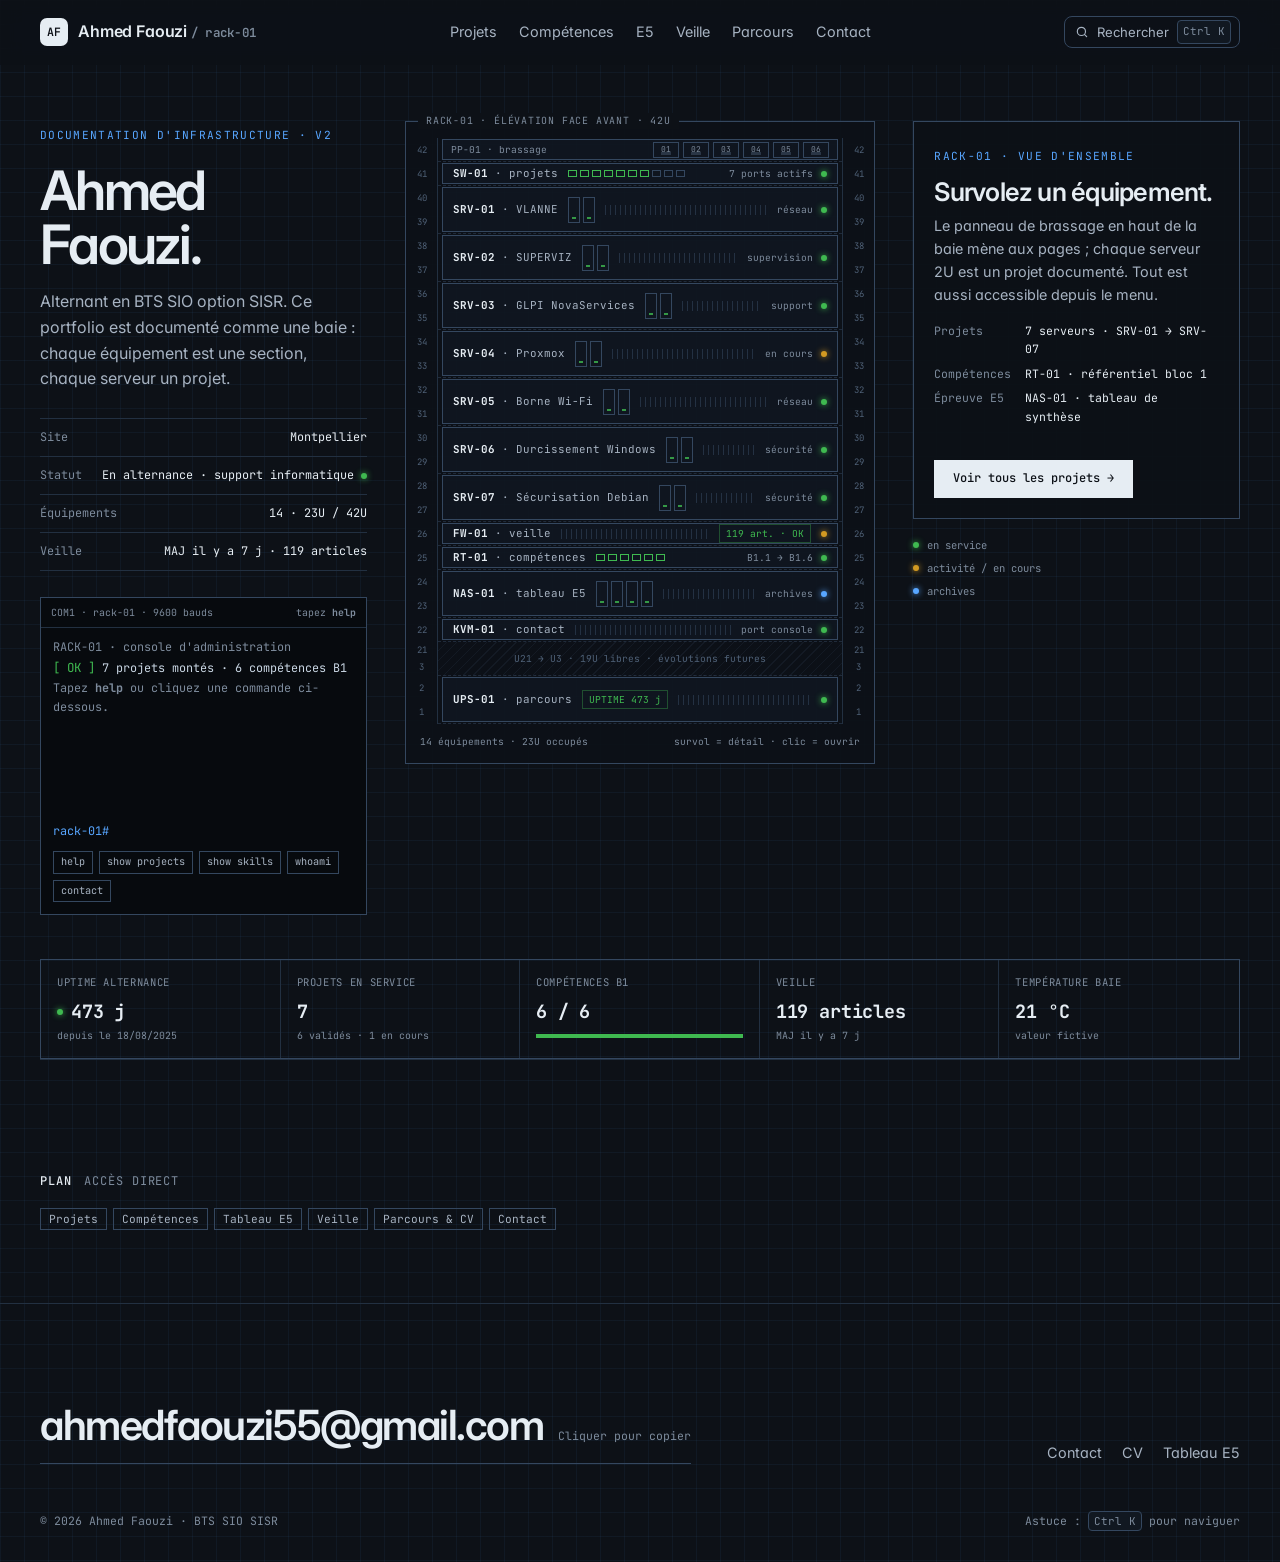
<file: index.html>
<!DOCTYPE html>
<html lang="fr">
<head>
    <meta charset="UTF-8">
    <meta name="viewport" content="width=device-width, initial-scale=1">
    <title>Ahmed Faouzi — Rack-01 · Systèmes, réseaux & cybersécurité</title>
    <meta name="description" content="Portfolio d'Ahmed Faouzi, alternant en BTS SIO option SISR à Montpellier, présenté comme une baie informatique : projets, compétences, veille et tableau E5.">
    <link rel="preconnect" href="https://fonts.googleapis.com">
    <link rel="preconnect" href="https://fonts.gstatic.com" crossorigin>
    <link href="https://fonts.googleapis.com/css2?family=Inter:wght@400;500;600&family=JetBrains+Mono:wght@400;500;700&display=swap" rel="stylesheet">
    <link rel="stylesheet" href="assets/css/style.css">
    <link rel="stylesheet" href="assets/css/rack.css">
</head>
<body data-base="">

<a class="sr-only" href="#plan">Aller au plan du site</a>

<header class="site-header">
    <div class="wrap nav">
        <a href="index.html" class="brand" aria-label="Accueil"><span class="brand-mark">AF</span><span>Ahmed Faouzi <span class="mono muted">/ rack-01</span></span></a>
        <nav aria-label="Navigation principale">
            <ul class="nav-links">
                <li><a href="projects.html">Projets</a></li>
                <li><a href="competences.html">Compétences</a></li>
                <li><a href="e5.html">E5</a></li>
                <li><a href="veille.html">Veille</a></li>
                <li><a href="about.html">Parcours</a></li>
                <li><a href="contact.html">Contact</a></li>
            </ul>
        </nav>
        <div class="nav-tools">
            <button class="kbd-btn" data-palette aria-label="Ouvrir la palette de commandes">
                <svg viewBox="0 0 24 24" fill="none" stroke="currentColor" stroke-width="2" stroke-linecap="round" width="14" height="14"><circle cx="11" cy="11" r="7"/><path d="M20 20l-3.5-3.5"/></svg>
                <span class="kbd-label">Rechercher</span><kbd data-kbd-mod>Ctrl K</kbd>
            </button>
            <button class="icon-btn menu-btn" aria-label="Menu" aria-expanded="false">
                <svg viewBox="0 0 24 24" fill="none" stroke="currentColor" stroke-width="1.8" stroke-linecap="round"><path d="M4 8h16M4 16h16"/></svg>
            </button>
        </div>
    </div>
</header>

<main class="home">
    <div class="wrap">
        <div class="home-grid">

            <!-- ===== Colonne gauche : présentation + console ===== -->
            <section aria-labelledby="titre">
                <span class="kicker">Documentation d'infrastructure · v2</span>
                <h1 id="titre">Ahmed Faouzi.</h1>
                <p class="lead">Alternant en BTS SIO option SISR. Ce portfolio est documenté comme une baie : chaque équipement est une section, chaque serveur un projet.</p>
                <dl class="spec-mini">
                    <div><dt>Site</dt><dd>Montpellier</dd></div>
                    <div><dt>Statut</dt><dd>En alternance · support informatique <span class="led blink" aria-hidden="true"></span></dd></div>
                    <div><dt>Équipements</dt><dd>14 · 23U / 42U</dd></div>
                    <div><dt>Veille</dt><dd id="spec-veille">mise à jour automatique</dd></div>
                </dl>

                <div class="cli" id="cli">
                    <div class="cli-bar"><span>COM1 · rack-01 · 9600 bauds</span><span>tapez <b>help</b></span></div>
                    <div class="cli-out" id="cli-out" role="log" aria-live="polite" aria-label="Sortie de la console">
                        <div class="m">RACK-01 · console d'administration</div>
                        <div><span class="ok">[ OK ]</span> 7 projets montés · 6 compétences B1</div>
                        <div class="m">Tapez <b>help</b> ou cliquez une commande ci-dessous.</div>
                    </div>
                    <form class="cli-in" id="cli-form" autocomplete="off">
                        <label for="cli-input">rack-01#</label>
                        <input id="cli-input" type="text" spellcheck="false" autocapitalize="off" aria-describedby="cli-help">
                    </form>
                    <div class="cli-chips" id="cli-help" aria-label="Commandes suggérées">
                        <button type="button" data-cmd="help">help</button>
                        <button type="button" data-cmd="show projects">show projects</button>
                        <button type="button" data-cmd="show skills">show skills</button>
                        <button type="button" data-cmd="whoami">whoami</button>
                        <button type="button" data-cmd="contact">contact</button>
                    </div>
                </div>
            </section>

            <!-- ===== Colonne centrale : la baie ===== -->
            <section aria-label="Baie RACK-01 : chaque équipement mène à une section du portfolio">
                <div class="rack" id="rack">
                    <span class="rack-title">RACK-01 · ÉLÉVATION FACE AVANT · 42U</span>

                    <div class="ru h1"><div class="u">42</div><div class="slot">
                        <div class="dev patch" data-key="patch">
                            <span class="name">PP-01 · brassage</span>
                            <nav class="patch-ports" aria-label="Panneau de brassage : un port par page">
                                <a class="pp-port" href="projects.html" data-target="sw" style="--c:#3FB950" title="Port 01 · Projets" aria-label="Port 01 : Projets">01</a>
                                <a class="pp-port" href="competences.html" data-target="rt" style="--c:#D29922" title="Port 02 · Compétences" aria-label="Port 02 : Compétences">02</a>
                                <a class="pp-port" href="e5.html" data-target="nas" style="--c:#BC8CFF" title="Port 03 · Tableau E5" aria-label="Port 03 : Tableau E5">03</a>
                                <a class="pp-port" href="veille.html" data-target="fw" style="--c:#F85149" title="Port 04 · Veille" aria-label="Port 04 : Veille">04</a>
                                <a class="pp-port" href="about.html" data-target="ups" style="--c:#39C5CF" title="Port 05 · Parcours" aria-label="Port 05 : Parcours">05</a>
                                <a class="pp-port" href="contact.html" data-target="kvm" style="--c:#F778BA" title="Port 06 · Contact" aria-label="Port 06 : Contact">06</a>
                            </nav>
                        </div>
                    </div><div class="u r">42</div></div>

                    <div class="ru h1"><div class="u">41</div><div class="slot">
                        <a class="dev" href="projects.html" data-key="sw">
                            <span class="name"><b>SW-01</b> <span>· projets</span></span>
                            <span class="portrow" aria-hidden="true"><i class="up"></i><i class="up"></i><i class="up"></i><i class="up"></i><i class="up"></i><i class="up"></i><i class="up"></i><i></i><i></i><i></i></span>
                            <span class="meta">7 ports actifs <span class="led" aria-hidden="true"></span></span>
                        </a>
                    </div><div class="u r">41</div></div>

                    <div class="ru h2"><div class="u"><span>40</span><span>39</span></div><div class="slot">
                        <a class="dev" href="projets/vlanne.html" data-slug="vlanne"><span class="name"><b>SRV-01</b> <span>· VLANNE</span></span><span class="bays" aria-hidden="true"><i></i><i></i></span><span class="vent" aria-hidden="true"></span><span class="meta">réseau <span class="led" aria-hidden="true"></span></span></a>
                    </div><div class="u r"><span>40</span><span>39</span></div></div>

                    <div class="ru h2"><div class="u"><span>38</span><span>37</span></div><div class="slot">
                        <a class="dev" href="projets/superviz.html" data-slug="superviz"><span class="name"><b>SRV-02</b> <span>· SUPERVIZ</span></span><span class="bays" aria-hidden="true"><i></i><i></i></span><span class="vent" aria-hidden="true"></span><span class="meta">supervision <span class="led blink" aria-hidden="true"></span></span></a>
                    </div><div class="u r"><span>38</span><span>37</span></div></div>

                    <div class="ru h2"><div class="u"><span>36</span><span>35</span></div><div class="slot">
                        <a class="dev" href="projets/glpi-novaservices.html" data-slug="glpi-novaservices"><span class="name"><b>SRV-03</b> <span>· GLPI NovaServices</span></span><span class="bays" aria-hidden="true"><i></i><i></i></span><span class="vent" aria-hidden="true"></span><span class="meta">support <span class="led" aria-hidden="true"></span></span></a>
                    </div><div class="u r"><span>36</span><span>35</span></div></div>

                    <div class="ru h2"><div class="u"><span>34</span><span>33</span></div><div class="slot">
                        <a class="dev" href="projets/infra-proxmox.html" data-slug="infra-proxmox"><span class="name"><b>SRV-04</b> <span>· Proxmox</span></span><span class="bays" aria-hidden="true"><i></i><i></i></span><span class="vent" aria-hidden="true"></span><span class="meta">en cours <span class="led warn blink" aria-hidden="true"></span></span></a>
                    </div><div class="u r"><span>34</span><span>33</span></div></div>

                    <div class="ru h2"><div class="u"><span>32</span><span>31</span></div><div class="slot">
                        <a class="dev" href="projets/borne-wifi-cisco.html" data-slug="borne-wifi-cisco"><span class="name"><b>SRV-05</b> <span>· Borne Wi-Fi</span></span><span class="bays" aria-hidden="true"><i></i><i></i></span><span class="vent" aria-hidden="true"></span><span class="meta">réseau <span class="led" aria-hidden="true"></span></span></a>
                    </div><div class="u r"><span>32</span><span>31</span></div></div>

                    <div class="ru h2"><div class="u"><span>30</span><span>29</span></div><div class="slot">
                        <a class="dev" href="projets/durcissement-windows.html" data-slug="durcissement-windows"><span class="name"><b>SRV-06</b> <span>· Durcissement Windows</span></span><span class="bays" aria-hidden="true"><i></i><i></i></span><span class="vent" aria-hidden="true"></span><span class="meta">sécurité <span class="led" aria-hidden="true"></span></span></a>
                    </div><div class="u r"><span>30</span><span>29</span></div></div>

                    <div class="ru h2"><div class="u"><span>28</span><span>27</span></div><div class="slot">
                        <a class="dev" href="projets/securisation-debian.html" data-slug="securisation-debian"><span class="name"><b>SRV-07</b> <span>· Sécurisation Debian</span></span><span class="bays" aria-hidden="true"><i></i><i></i></span><span class="vent" aria-hidden="true"></span><span class="meta">sécurité <span class="led" aria-hidden="true"></span></span></a>
                    </div><div class="u r"><span>28</span><span>27</span></div></div>

                    <div class="ru h1"><div class="u">26</div><div class="slot">
                        <a class="dev" href="veille.html" data-key="fw"><span class="name"><b>FW-01</b> <span>· veille</span></span><span class="vent" aria-hidden="true"></span><span class="lcd" id="fw-lcd">flux actifs</span><span class="meta"><span class="led warn blink-fast" aria-hidden="true"></span></span></a>
                    </div><div class="u r">26</div></div>

                    <div class="ru h1"><div class="u">25</div><div class="slot">
                        <a class="dev" href="competences.html" data-key="rt"><span class="name"><b>RT-01</b> <span>· compétences</span></span><span class="portrow" aria-hidden="true"><i class="up"></i><i class="up"></i><i class="up"></i><i class="up"></i><i class="up"></i><i class="up"></i></span><span class="meta">B1.1 → B1.6 <span class="led" aria-hidden="true"></span></span></a>
                    </div><div class="u r">25</div></div>

                    <div class="ru h2"><div class="u"><span>24</span><span>23</span></div><div class="slot">
                        <a class="dev" href="e5.html" data-key="nas"><span class="name"><b>NAS-01</b> <span>· tableau E5</span></span><span class="bays" aria-hidden="true"><i></i><i></i><i></i><i></i></span><span class="vent" aria-hidden="true"></span><span class="meta">archives <span class="led info" aria-hidden="true"></span></span></a>
                    </div><div class="u r"><span>24</span><span>23</span></div></div>

                    <div class="ru h1"><div class="u">22</div><div class="slot">
                        <a class="dev" href="contact.html" data-key="kvm"><span class="name"><b>KVM-01</b> <span>· contact</span></span><span class="vent" aria-hidden="true"></span><span class="meta">port console <span class="led" aria-hidden="true"></span></span></a>
                    </div><div class="u r">22</div></div>

                    <div class="ru free"><div class="u"><span>21</span><span>3</span></div><div class="slot">U21 → U3 · 19U libres · évolutions futures</div><div class="u r"><span>21</span><span>3</span></div></div>

                    <div class="ru h2"><div class="u"><span>2</span><span>1</span></div><div class="slot">
                        <a class="dev" href="about.html" data-key="ups"><span class="name"><b>UPS-01</b> <span>· parcours</span></span><span class="lcd" id="ups-lcd">uptime alternance</span><span class="vent" aria-hidden="true"></span><span class="meta"><span class="led" aria-hidden="true"></span></span></a>
                    </div><div class="u r"><span>2</span><span>1</span></div></div>

                    <div class="rack-foot"><span>14 équipements · 23U occupés</span><span>survol = détail · clic = ouvrir</span></div>
                    <svg class="cables" id="cables" aria-hidden="true"></svg>
                </div>
            </section>

            <!-- ===== Colonne droite : détail de l'équipement ===== -->
            <aside class="col-detail" aria-label="Détail de l'équipement survolé">
                <div class="detail" id="detail" aria-live="polite">
                    <span class="kicker" id="d-kicker">RACK-01 · vue d'ensemble</span>
                    <h2 id="d-title">Survolez un équipement.</h2>
                    <p id="d-text">Le panneau de brassage en haut de la baie mène aux pages ; chaque serveur 2U est un projet documenté. Tout est aussi accessible depuis le menu.</p>
                    <dl class="callout" id="d-callout">
                        <dt>Projets</dt><dd>7 serveurs · SRV-01 → SRV-07</dd>
                        <dt>Compétences</dt><dd>RT-01 · référentiel bloc 1</dd>
                        <dt>Épreuve E5</dt><dd>NAS-01 · tableau de synthèse</dd>
                    </dl>
                    <ul class="tags" id="d-tags"></ul>
                    <a class="btn btn-primary" id="d-link" href="projects.html">Voir tous les projets →</a>
                </div>
                <div class="legend">
                    <span><span class="led" aria-hidden="true"></span>en service</span>
                    <span><span class="led warn" aria-hidden="true"></span>activité / en cours</span>
                    <span><span class="led info" aria-hidden="true"></span>archives</span>
                </div>
            </aside>
        </div>

        <!-- ===== Supervision ===== -->
        <section class="mon-strip" aria-label="Supervision de la baie">
            <div>Uptime alternance<b><span class="led" aria-hidden="true"></span><span id="m-uptime">455 j</span></b><small>depuis le 18/08/2025</small></div>
            <div>Projets en service<b>7</b><small>6 validés · 1 en cours</small></div>
            <div>Compétences B1<b>6 / 6</b><div class="gauge"><i style="width:100%"></i></div></div>
            <div>Veille<b id="m-veille">—</b><small id="m-veille-sub">8 sources · MAJ toutes les 6 h</small></div>
            <div>Température baie<b>21 °C</b><small>valeur fictive</small></div>
        </section>

        <!-- ===== Plan du site (accès classique, sans animation) ===== -->
        <nav class="section" id="plan" aria-label="Plan du site" style="padding-bottom:0">
            <p class="label"><b>Plan</b> Accès direct</p>
            <ul class="tags" style="margin-top:14px">
                <li><a class="tag" href="projects.html">Projets</a></li>
                <li><a class="tag" href="competences.html">Compétences</a></li>
                <li><a class="tag" href="e5.html">Tableau E5</a></li>
                <li><a class="tag" href="veille.html">Veille</a></li>
                <li><a class="tag" href="about.html">Parcours &amp; CV</a></li>
                <li><a class="tag" href="contact.html">Contact</a></li>
            </ul>
        </nav>
    </div>
</main>

<footer class="site-footer">
    <div class="wrap">
        <div class="footer-cta">
            <button class="copy-mail" data-copy-email>ahmedfaouzi55@gmail.com <span class="copy-hint">Cliquer pour copier</span></button>
            <ul class="footer-links">
                <li><a href="contact.html">Contact</a></li>
                <li><a href="assets/docs/CV-Ahmed-Faouzi-BTS-SIO-SISR.pdf" target="_blank" rel="noopener">CV</a></li>
                <li><a href="e5.html">Tableau E5</a></li>
            </ul>
        </div>
        <div class="footer-bottom">
            <span>© <span data-year>2026</span> Ahmed Faouzi · BTS SIO SISR</span>
            <span>Astuce : <kbd data-kbd-mod>Ctrl K</kbd> pour naviguer</span>
        </div>
    </div>
</footer>

<script src="assets/js/projects.js"></script>
<script src="assets/js/main.js"></script>
<script src="assets/js/rack.js"></script>
<script src="assets/js/console.js"></script>
</body>
</html>
</file>
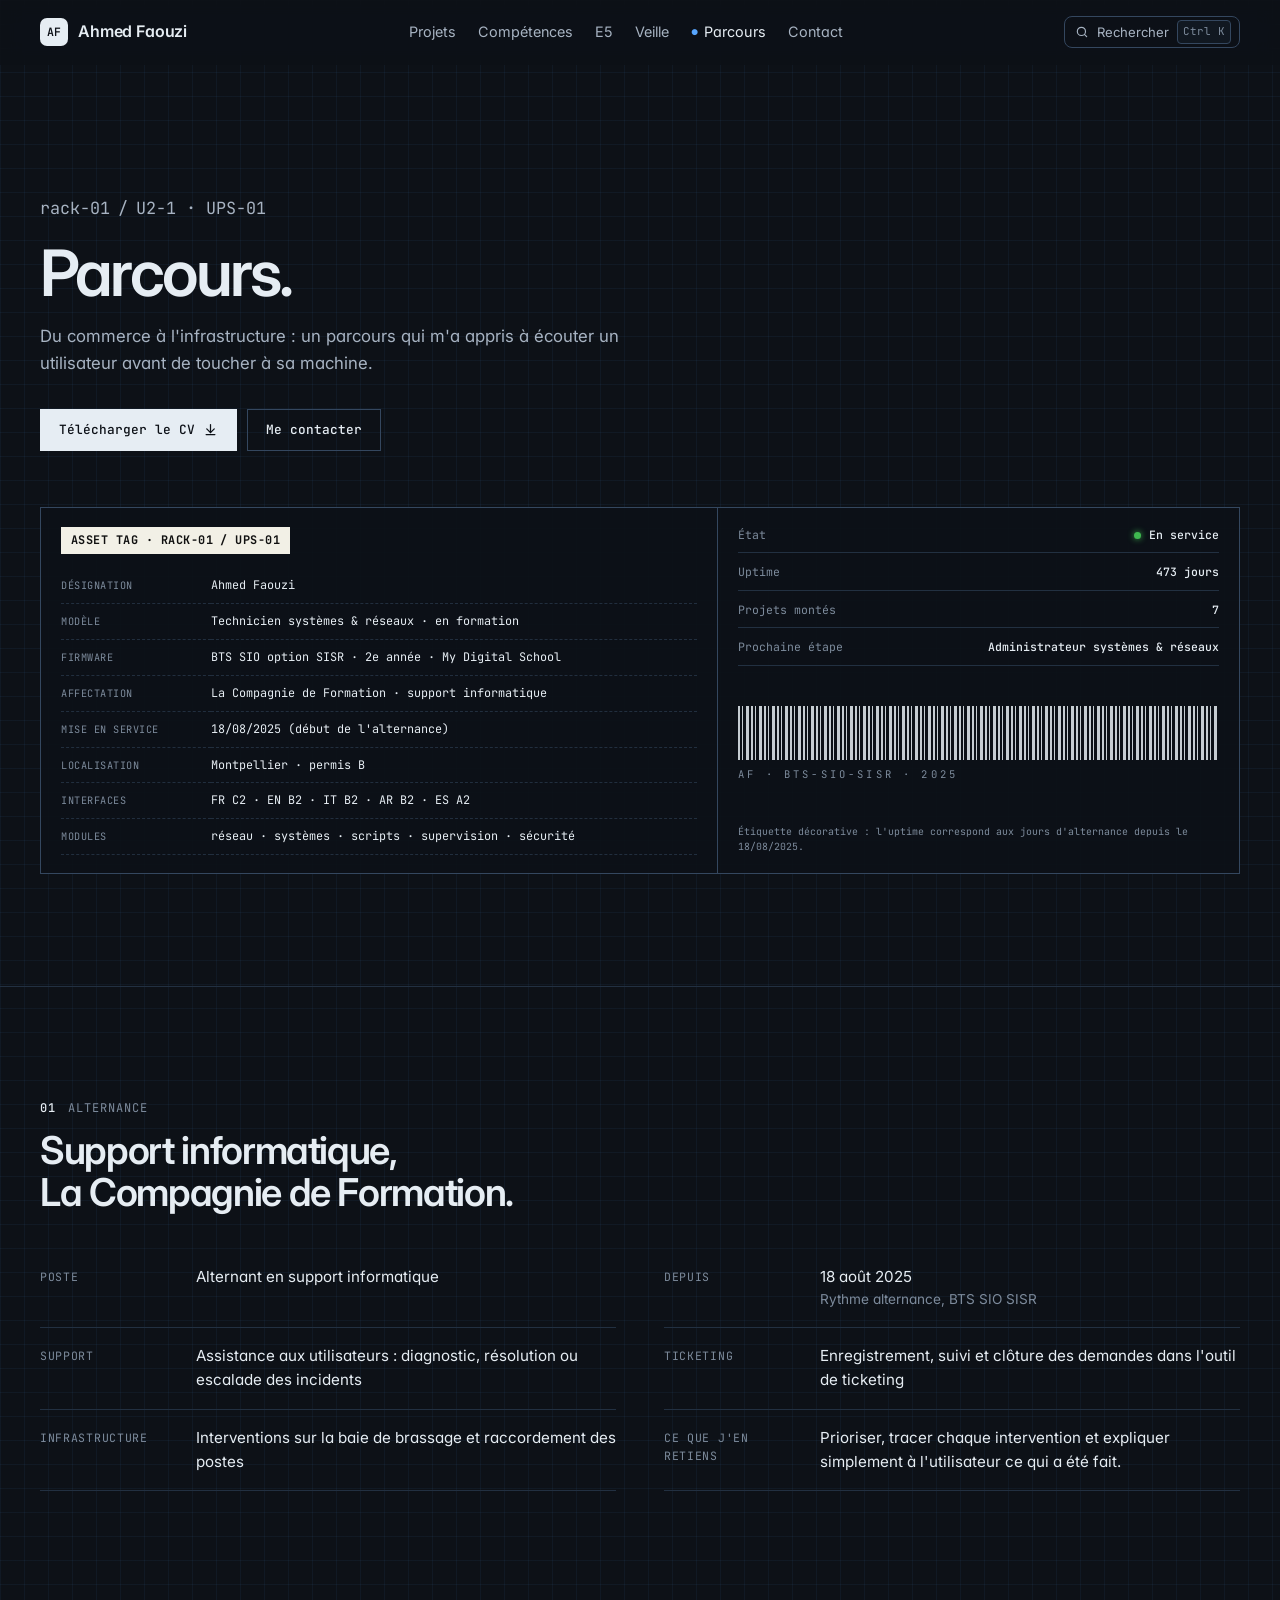
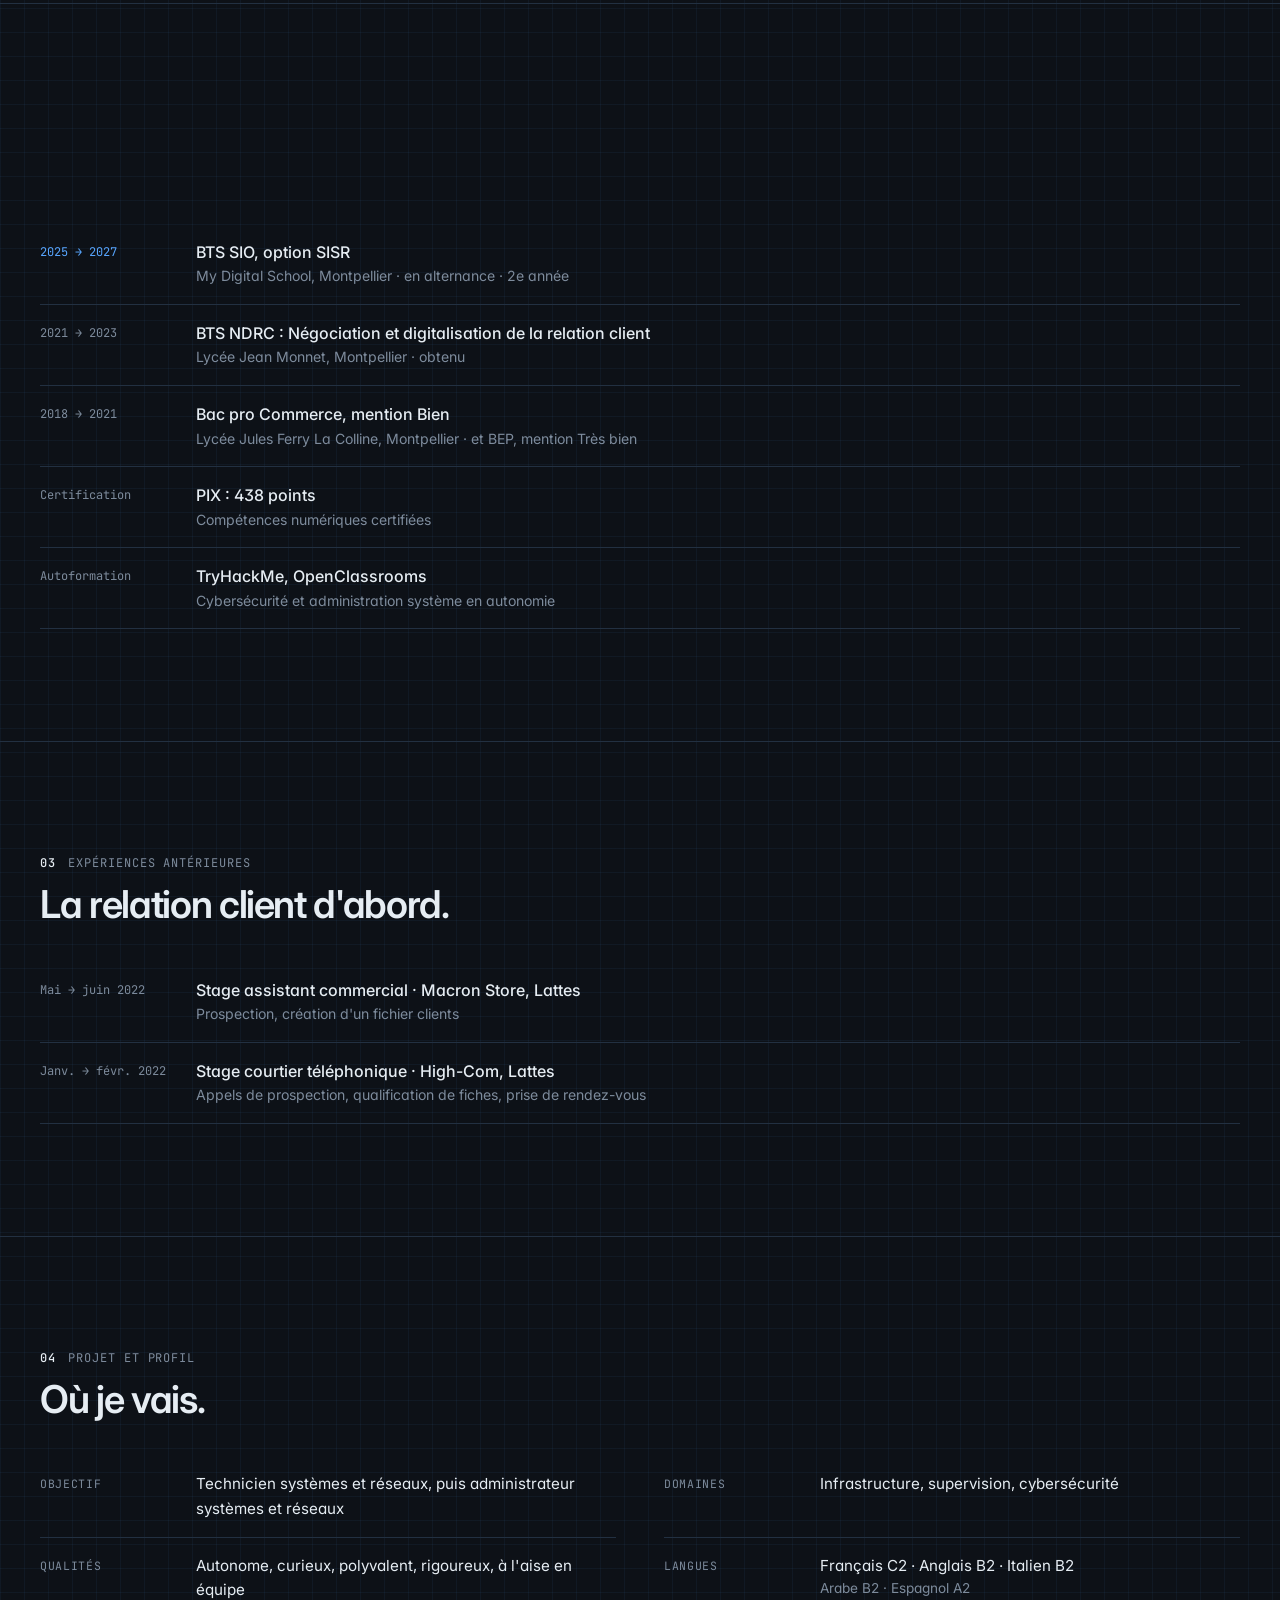
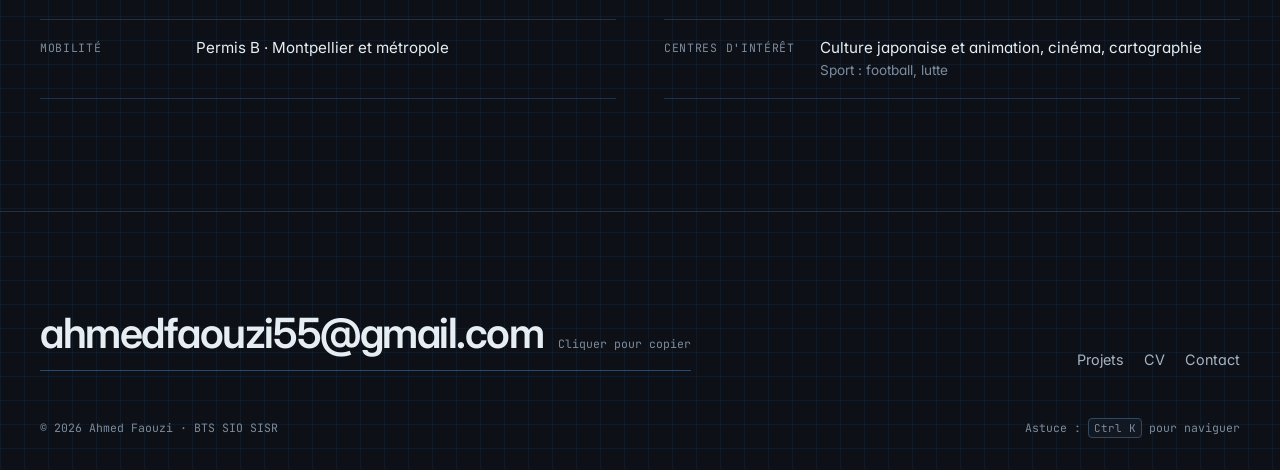
<file: about.html>
<!DOCTYPE html>
<html lang="fr">
<head>
    <meta charset="UTF-8">
    <meta name="viewport" content="width=device-width, initial-scale=1">
    <title>Parcours — Ahmed Faouzi</title>
    <meta name="description" content="Parcours d'Ahmed Faouzi : alternance en support informatique, BTS SIO option SISR, formations, expériences et projet professionnel.">
    <link rel="preconnect" href="https://fonts.googleapis.com">
    <link rel="preconnect" href="https://fonts.gstatic.com" crossorigin>
    <link href="https://fonts.googleapis.com/css2?family=Inter:wght@400;500;600&family=JetBrains+Mono:wght@400;500&display=swap" rel="stylesheet">
    <link rel="stylesheet" href="assets/css/style.css">
    <script>try{var t=localStorage.getItem("theme");if(t)document.documentElement.dataset.theme=t}catch(e){}</script>
</head>
<body data-base="">

<header class="site-header">
    <div class="wrap nav">
        <a href="index.html" class="brand" aria-label="Accueil"><span class="brand-mark">AF</span><span>Ahmed Faouzi</span></a>
        <nav aria-label="Navigation principale">
            <ul class="nav-links">
                <li><a href="projects.html">Projets</a></li>
                <li><a href="competences.html">Compétences</a></li>
                <li><a href="e5.html">E5</a></li>
                <li><a href="veille.html">Veille</a></li>
                <li><a href="about.html" aria-current="page">Parcours</a></li>
                <li><a href="contact.html">Contact</a></li>
            </ul>
        </nav>
        <div class="nav-tools">
            <button class="kbd-btn" data-palette aria-label="Ouvrir la palette de commandes">
                <svg viewBox="0 0 24 24" fill="none" stroke="currentColor" stroke-width="2" stroke-linecap="round" width="14" height="14"><circle cx="11" cy="11" r="7"/><path d="M20 20l-3.5-3.5"/></svg>
                <span class="kbd-label">Rechercher</span><kbd data-kbd-mod>Ctrl K</kbd>
            </button>
            <button class="icon-btn" data-theme-toggle aria-label="Changer de thème">
                <svg viewBox="0 0 24 24" fill="none" stroke="currentColor" stroke-width="1.8"><circle cx="12" cy="12" r="8"/><path d="M12 4a8 8 0 0 1 0 16z" fill="currentColor"/></svg>
            </button>
            <button class="icon-btn menu-btn" aria-label="Menu" aria-expanded="false">
                <svg viewBox="0 0 24 24" fill="none" stroke="currentColor" stroke-width="1.8" stroke-linecap="round"><path d="M4 8h16M4 16h16"/></svg>
            </button>
        </div>
    </div>
</header>

<main>
    <section class="page-head">
        <div class="wrap">
            <p class="crumbs"><a href="index.html">rack-01</a><span>/</span><span>U2-1 · UPS-01</span></p>
            <h1>Parcours.</h1>
            <p>Du commerce à l'infrastructure : un parcours qui m'a appris à écouter un utilisateur avant de toucher à sa machine.</p>
            <div class="hero-actions">
                <a href="assets/docs/CV-Ahmed-Faouzi-BTS-SIO-SISR.pdf" target="_blank" rel="noopener" class="btn btn-primary">Télécharger le CV
                    <svg viewBox="0 0 24 24" fill="none" stroke="currentColor" stroke-width="2" stroke-linecap="round"><path d="M12 4v12M6 11l6 6 6-6M5 20h14"/></svg></a>
                <a href="contact.html" class="btn btn-ghost">Me contacter</a>
            </div>
        </div>
    </section>

    <!-- ===== Fiche d'inventaire ===== -->
    <section class="section" style="border-top:0;padding-top:0" aria-label="Fiche d'inventaire">
        <div class="wrap">
            <div class="asset">
                <div class="asset-tag">
                    <span class="asset-label">ASSET TAG · RACK-01 / UPS-01</span>
                    <dl>
                        <dt>Désignation</dt><dd>Ahmed Faouzi</dd>
                        <dt>Modèle</dt><dd>Technicien systèmes &amp; réseaux · en formation</dd>
                        <dt>Firmware</dt><dd>BTS SIO option SISR · 2e année · My Digital School</dd>
                        <dt>Affectation</dt><dd>La Compagnie de Formation · support informatique</dd>
                        <dt>Mise en service</dt><dd>18/08/2025 (début de l'alternance)</dd>
                        <dt>Localisation</dt><dd>Montpellier · permis B</dd>
                        <dt>Interfaces</dt><dd>FR C2 · EN B2 · IT B2 · AR B2 · ES A2</dd>
                        <dt>Modules</dt><dd>réseau · systèmes · scripts · supervision · sécurité</dd>
                    </dl>
                </div>
                <div class="asset-side">
                    <div class="asset-state">
                        <div>État <b><span class="status-led" aria-hidden="true"></span>En service</b></div>
                        <div>Uptime <b id="asset-uptime">— jours</b></div>
                        <div>Projets montés <b>7</b></div>
                        <div>Prochaine étape <b>Administrateur systèmes &amp; réseaux</b></div>
                    </div>
                    <div aria-hidden="true">
                        <div class="barcode"></div>
                        <div class="barcode-txt">AF · BTS-SIO-SISR · 2025</div>
                    </div>
                    <p class="asset-note">Étiquette décorative : l'uptime correspond aux jours d'alternance depuis le 18/08/2025.</p>
                </div>
            </div>
        </div>
    </section>

    <!-- ===== Alternance ===== -->
    <section class="section" id="alternance">
        <div class="wrap">
            <div class="section-head reveal">
                <div>
                    <p class="label"><b>01</b> Alternance</p>
                    <h2>Support informatique,<br>La Compagnie de Formation.</h2>
                </div>
            </div>
            <dl class="spec reveal">
                <div class="spec-row"><dt>Poste</dt><dd>Alternant en support informatique</dd></div>
                <div class="spec-row"><dt>Depuis</dt><dd>18 août 2025<span>Rythme alternance, BTS SIO SISR</span></dd></div>
                <div class="spec-row"><dt>Support</dt><dd>Assistance aux utilisateurs : diagnostic, résolution ou escalade des incidents</dd></div>
                <div class="spec-row"><dt>Ticketing</dt><dd>Enregistrement, suivi et clôture des demandes dans l'outil de ticketing</dd></div>
                <div class="spec-row"><dt>Infrastructure</dt><dd>Interventions sur la baie de brassage et raccordement des postes</dd></div>
                <div class="spec-row"><dt>Ce que j'en retiens</dt><dd>Prioriser, tracer chaque intervention et expliquer simplement à l'utilisateur ce qui a été fait.</dd></div>
            </dl>
        </div>
    </section>

    <!-- ===== Formation ===== -->
    <section class="section">
        <div class="wrap">
            <div class="section-head reveal">
                <div>
                    <p class="label"><b>02</b> Formation</p>
                    <h2>Diplômes et certifications.</h2>
                </div>
            </div>
            <ul class="timeline reveal">
                <li class="now"><span class="when">2025 → 2027</span><div><strong>BTS SIO, option SISR</strong><span>My Digital School, Montpellier · en alternance · 2e année</span></div></li>
                <li><span class="when">2021 → 2023</span><div><strong>BTS NDRC : Négociation et digitalisation de la relation client</strong><span>Lycée Jean Monnet, Montpellier · obtenu</span></div></li>
                <li><span class="when">2018 → 2021</span><div><strong>Bac pro Commerce, mention Bien</strong><span>Lycée Jules Ferry La Colline, Montpellier · et BEP, mention Très bien</span></div></li>
                <li><span class="when">Certification</span><div><strong>PIX : 438 points</strong><span>Compétences numériques certifiées</span></div></li>
                <li><span class="when">Autoformation</span><div><strong>TryHackMe, OpenClassrooms</strong><span>Cybersécurité et administration système en autonomie</span></div></li>
            </ul>
        </div>
    </section>

    <!-- ===== Expériences ===== -->
    <section class="section">
        <div class="wrap">
            <div class="section-head reveal">
                <div>
                    <p class="label"><b>03</b> Expériences antérieures</p>
                    <h2>La relation client d'abord.</h2>
                </div>
            </div>
            <ul class="timeline reveal">
                <li><span class="when">Mai → juin 2022</span><div><strong>Stage assistant commercial · Macron Store, Lattes</strong><span>Prospection, création d'un fichier clients</span></div></li>
                <li><span class="when">Janv. → févr. 2022</span><div><strong>Stage courtier téléphonique · High-Com, Lattes</strong><span>Appels de prospection, qualification de fiches, prise de rendez-vous</span></div></li>
            </ul>
        </div>
    </section>

    <!-- ===== Projet & profil ===== -->
    <section class="section">
        <div class="wrap">
            <div class="section-head reveal">
                <div>
                    <p class="label"><b>04</b> Projet et profil</p>
                    <h2>Où je vais.</h2>
                </div>
            </div>
            <dl class="spec reveal">
                <div class="spec-row"><dt>Objectif</dt><dd>Technicien systèmes et réseaux, puis administrateur systèmes et réseaux</dd></div>
                <div class="spec-row"><dt>Domaines</dt><dd>Infrastructure, supervision, cybersécurité</dd></div>
                <div class="spec-row"><dt>Qualités</dt><dd>Autonome, curieux, polyvalent, rigoureux, à l'aise en équipe</dd></div>
                <div class="spec-row"><dt>Langues</dt><dd>Français C2 · Anglais B2 · Italien B2<span>Arabe B2 · Espagnol A2</span></dd></div>
                <div class="spec-row"><dt>Mobilité</dt><dd>Permis B · Montpellier et métropole</dd></div>
                <div class="spec-row"><dt>Centres d'intérêt</dt><dd>Culture japonaise et animation, cinéma, cartographie<span>Sport : football, lutte</span></dd></div>
            </dl>
        </div>
    </section>
</main>

<footer class="site-footer">
    <div class="wrap">
        <div class="footer-cta">
            <button class="copy-mail" data-copy-email>ahmedfaouzi55@gmail.com <span class="copy-hint">Cliquer pour copier</span></button>
            <ul class="footer-links">
                <li><a href="projects.html">Projets</a></li>
                <li><a href="assets/docs/CV-Ahmed-Faouzi-BTS-SIO-SISR.pdf" target="_blank" rel="noopener">CV</a></li>
                <li><a href="contact.html">Contact</a></li>
            </ul>
        </div>
        <div class="footer-bottom">
            <span>© <span data-year>2026</span> Ahmed Faouzi · BTS SIO SISR</span>
            <span>Astuce : <kbd data-kbd-mod>Ctrl K</kbd> pour naviguer</span>
        </div>
    </div>
</footer>

<script src="assets/js/projects.js"></script>
<script src="assets/js/main.js"></script>
<script>
    (function () {
        var el = document.getElementById("asset-uptime");
        if (el) el.textContent = Math.max(0, Math.floor((Date.now() - new Date("2025-08-18T00:00:00")) / 86400000)) + " jours";
    })();
</script>
</body>
</html>
</file>
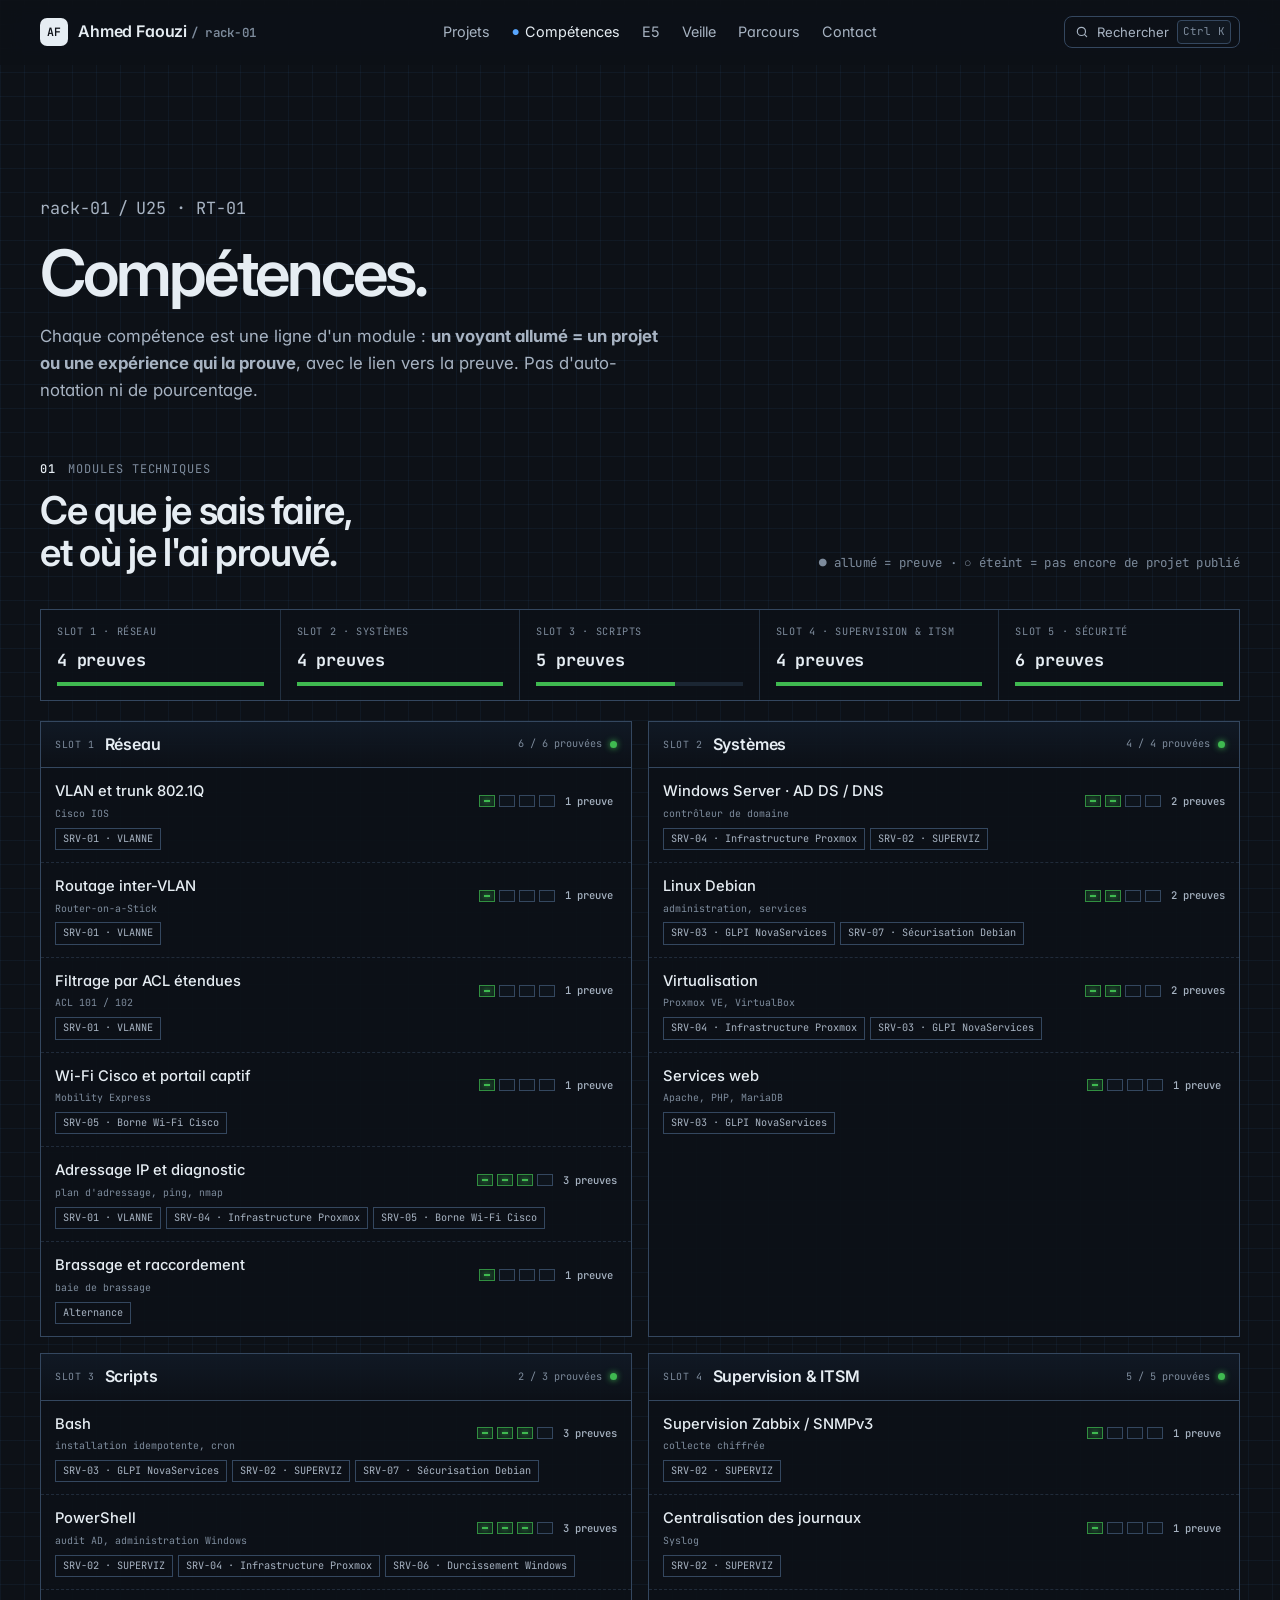
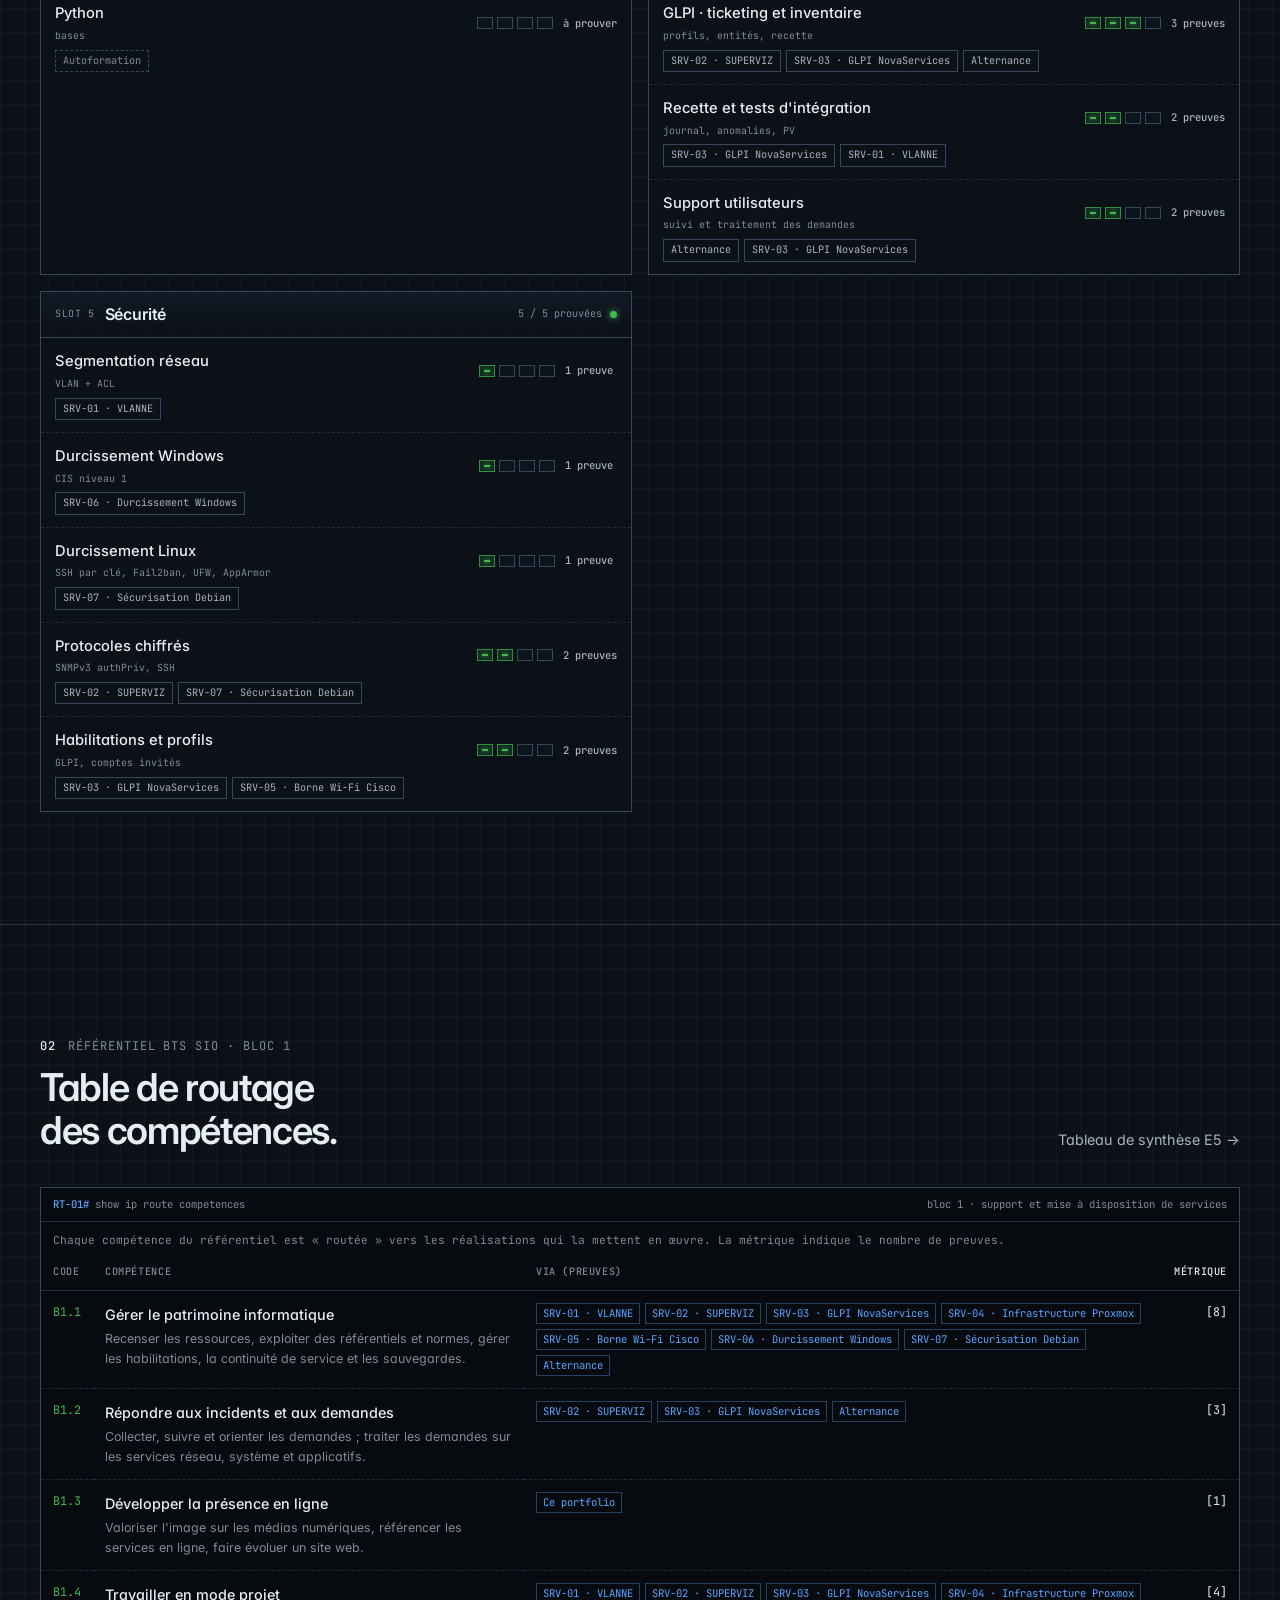
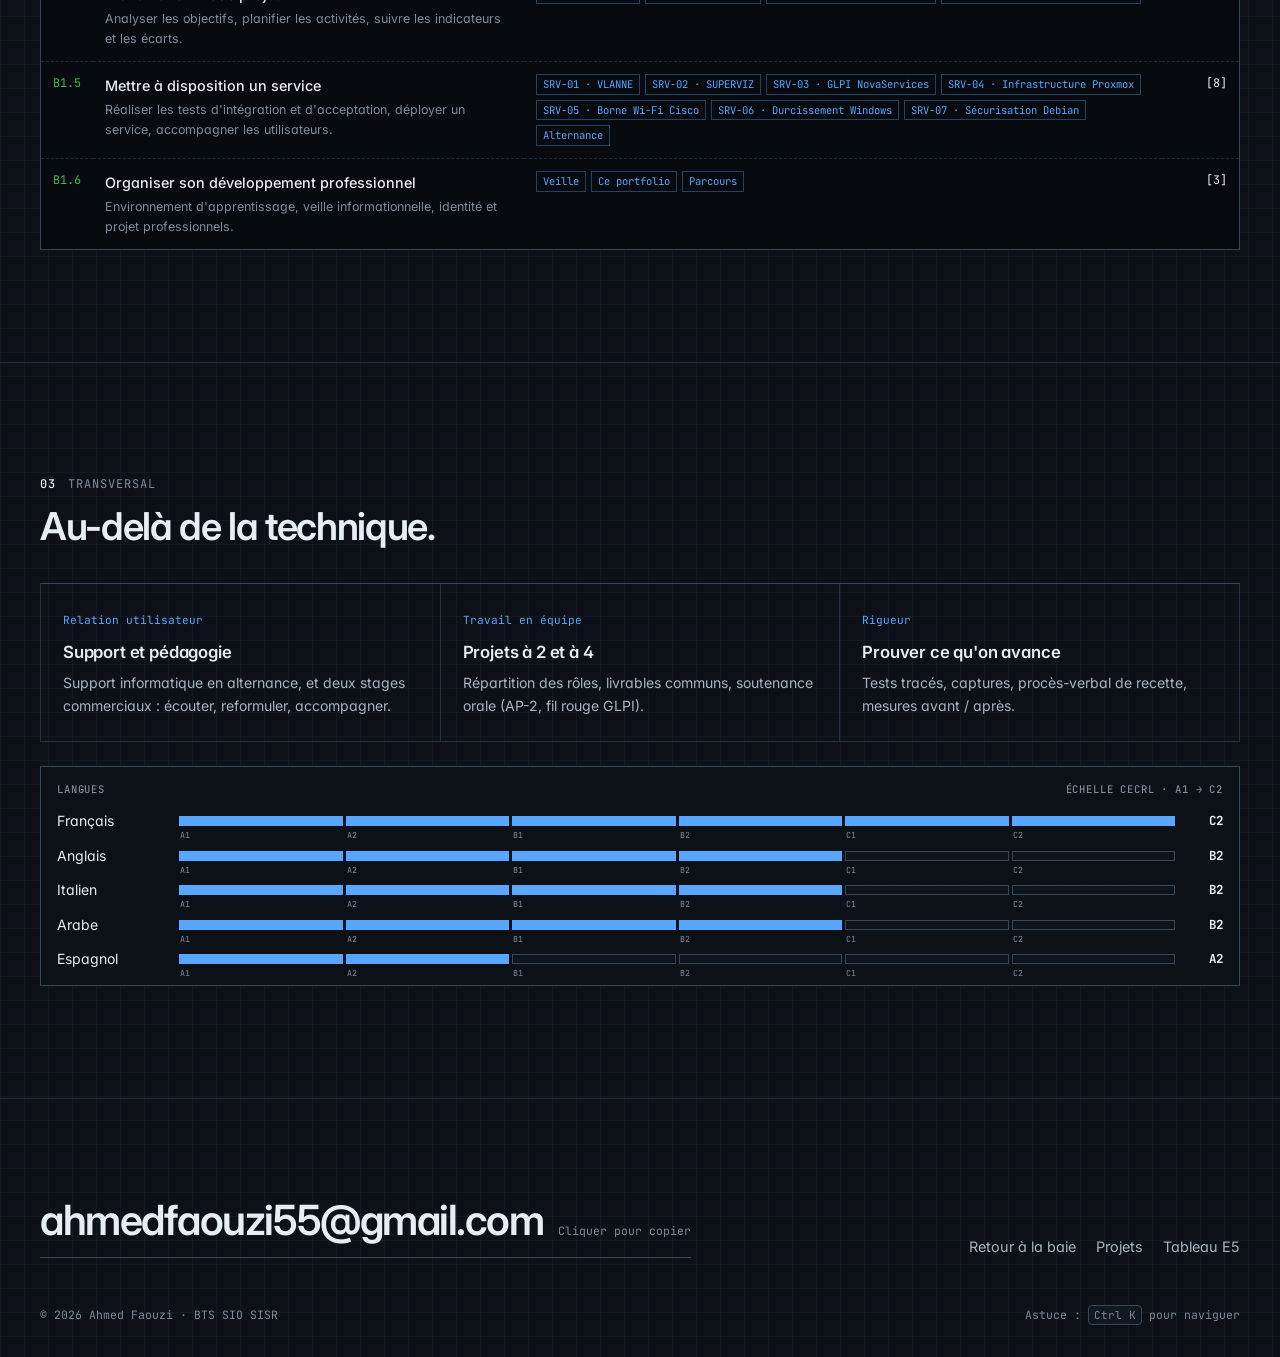
<file: competences.html>
<!DOCTYPE html>
<html lang="fr">
<head>
    <meta charset="UTF-8">
    <meta name="viewport" content="width=device-width, initial-scale=1">
    <title>Compétences — RT-01 · Ahmed Faouzi</title>
    <meta name="description" content="Compétences d'Ahmed Faouzi en BTS SIO SISR : réseau, systèmes, scripts, supervision et sécurité, chacune reliée aux projets qui la prouvent, et référentiel du bloc 1.">
    <link rel="preconnect" href="https://fonts.googleapis.com">
    <link rel="preconnect" href="https://fonts.gstatic.com" crossorigin>
    <link href="https://fonts.googleapis.com/css2?family=Inter:wght@400;500;600&family=JetBrains+Mono:wght@400;500;700&display=swap" rel="stylesheet">
    <link rel="stylesheet" href="assets/css/style.css">
</head>
<body data-base="">

<header class="site-header">
    <div class="wrap nav">
        <a href="index.html" class="brand" aria-label="Accueil"><span class="brand-mark">AF</span><span>Ahmed Faouzi <span class="mono muted">/ rack-01</span></span></a>
        <nav aria-label="Navigation principale">
            <ul class="nav-links">
                <li><a href="projects.html">Projets</a></li>
                <li><a href="competences.html" aria-current="page">Compétences</a></li>
                <li><a href="e5.html">E5</a></li>
                <li><a href="veille.html">Veille</a></li>
                <li><a href="about.html">Parcours</a></li>
                <li><a href="contact.html">Contact</a></li>
            </ul>
        </nav>
        <div class="nav-tools">
            <button class="kbd-btn" data-palette aria-label="Ouvrir la palette de commandes">
                <svg viewBox="0 0 24 24" fill="none" stroke="currentColor" stroke-width="2" stroke-linecap="round" width="14" height="14"><circle cx="11" cy="11" r="7"/><path d="M20 20l-3.5-3.5"/></svg>
                <span class="kbd-label">Rechercher</span><kbd data-kbd-mod>Ctrl K</kbd>
            </button>
            <button class="icon-btn menu-btn" aria-label="Menu" aria-expanded="false">
                <svg viewBox="0 0 24 24" fill="none" stroke="currentColor" stroke-width="1.8" stroke-linecap="round"><path d="M4 8h16M4 16h16"/></svg>
            </button>
        </div>
    </div>
</header>

<main>
    <section class="page-head">
        <div class="wrap">
            <p class="crumbs"><a href="index.html">rack-01</a><span>/</span><span>U25 · RT-01</span></p>
            <h1>Compétences.</h1>
            <p>Chaque compétence est une ligne d'un module : <strong>un voyant allumé = un projet ou une expérience qui la prouve</strong>, avec le lien vers la preuve. Pas d'auto-notation ni de pourcentage.</p>
        </div>
    </section>

    <!-- ===== 01 · Modules techniques ===== -->
    <section class="section" style="border-top:0;padding-top:0" aria-labelledby="t-mod">
        <div class="wrap">
            <div class="section-head">
                <div><p class="label"><b>01</b> Modules techniques</p><h2 id="t-mod">Ce que je sais faire,<br>et où je l'ai prouvé.</h2></div>
                <span class="mono muted">● allumé = preuve · ○ éteint = pas encore de projet publié</span>
            </div>
            <nav class="sk-summary" id="sk-summary" aria-label="Domaines"></nav>
            <div class="chassis-grid" id="chassis">
                <noscript><p class="muted">Cette visualisation nécessite JavaScript. Les compétences du référentiel sont détaillées ci-dessous.</p></noscript>
            </div>
        </div>
    </section>

    <!-- ===== 02 · Référentiel : table de routage ===== -->
    <section class="section" aria-labelledby="t-ref">
        <div class="wrap">
            <div class="section-head">
                <div><p class="label"><b>02</b> Référentiel BTS SIO · bloc 1</p><h2 id="t-ref">Table de routage<br>des compétences.</h2></div>
                <a class="link-arrow" href="e5.html">Tableau de synthèse E5 →</a>
            </div>
            <div class="route-box">
                <div class="route-head"><span><b>RT-01#</b> show ip route competences</span><span>bloc 1 · support et mise à disposition de services</span></div>
                <p class="route-legend">Chaque compétence du référentiel est « routée » vers les réalisations qui la mettent en œuvre. La métrique indique le nombre de preuves.</p>
                <table class="route-table" id="route-table">
                    <thead><tr><th>Code</th><th>Compétence</th><th>Via (preuves)</th><th class="metric">Métrique</th></tr></thead>
                    <tbody></tbody>
                </table>
            </div>
        </div>
    </section>

    <!-- ===== 03 · Transversal ===== -->
    <section class="section" aria-labelledby="t-tr">
        <div class="wrap">
            <div class="section-head"><div><p class="label"><b>03</b> Transversal</p><h2 id="t-tr">Au-delà de la technique.</h2></div></div>
            <div class="cards" style="margin-bottom:24px">
                <div><span class="k">Relation utilisateur</span><h3>Support et pédagogie</h3><p>Support informatique en alternance, et deux stages commerciaux : écouter, reformuler, accompagner.</p></div>
                <div><span class="k">Travail en équipe</span><h3>Projets à 2 et à 4</h3><p>Répartition des rôles, livrables communs, soutenance orale (AP-2, fil rouge GLPI).</p></div>
                <div><span class="k">Rigueur</span><h3>Prouver ce qu'on avance</h3><p>Tests tracés, captures, procès-verbal de recette, mesures avant / après.</p></div>
            </div>
            <div class="panel-v2 cefr-wrap">
                <h3>Langues <span>échelle CECRL · A1 → C2</span></h3>
                <ul class="cefr" id="cefr"></ul>
            </div>
        </div>
    </section>
</main>

<footer class="site-footer">
    <div class="wrap">
        <div class="footer-cta">
            <button class="copy-mail" data-copy-email>ahmedfaouzi55@gmail.com <span class="copy-hint">Cliquer pour copier</span></button>
            <ul class="footer-links">
                <li><a href="index.html">Retour à la baie</a></li>
                <li><a href="projects.html">Projets</a></li>
                <li><a href="e5.html">Tableau E5</a></li>
            </ul>
        </div>
        <div class="footer-bottom">
            <span>© <span data-year>2026</span> Ahmed Faouzi · BTS SIO SISR</span>
            <span>Astuce : <kbd data-kbd-mod>Ctrl K</kbd> pour naviguer</span>
        </div>
    </div>
</footer>

<script src="assets/js/projects.js"></script>
<script src="assets/js/main.js"></script>
<script src="assets/js/skills-page.js"></script>
</body>
</html>
</file>
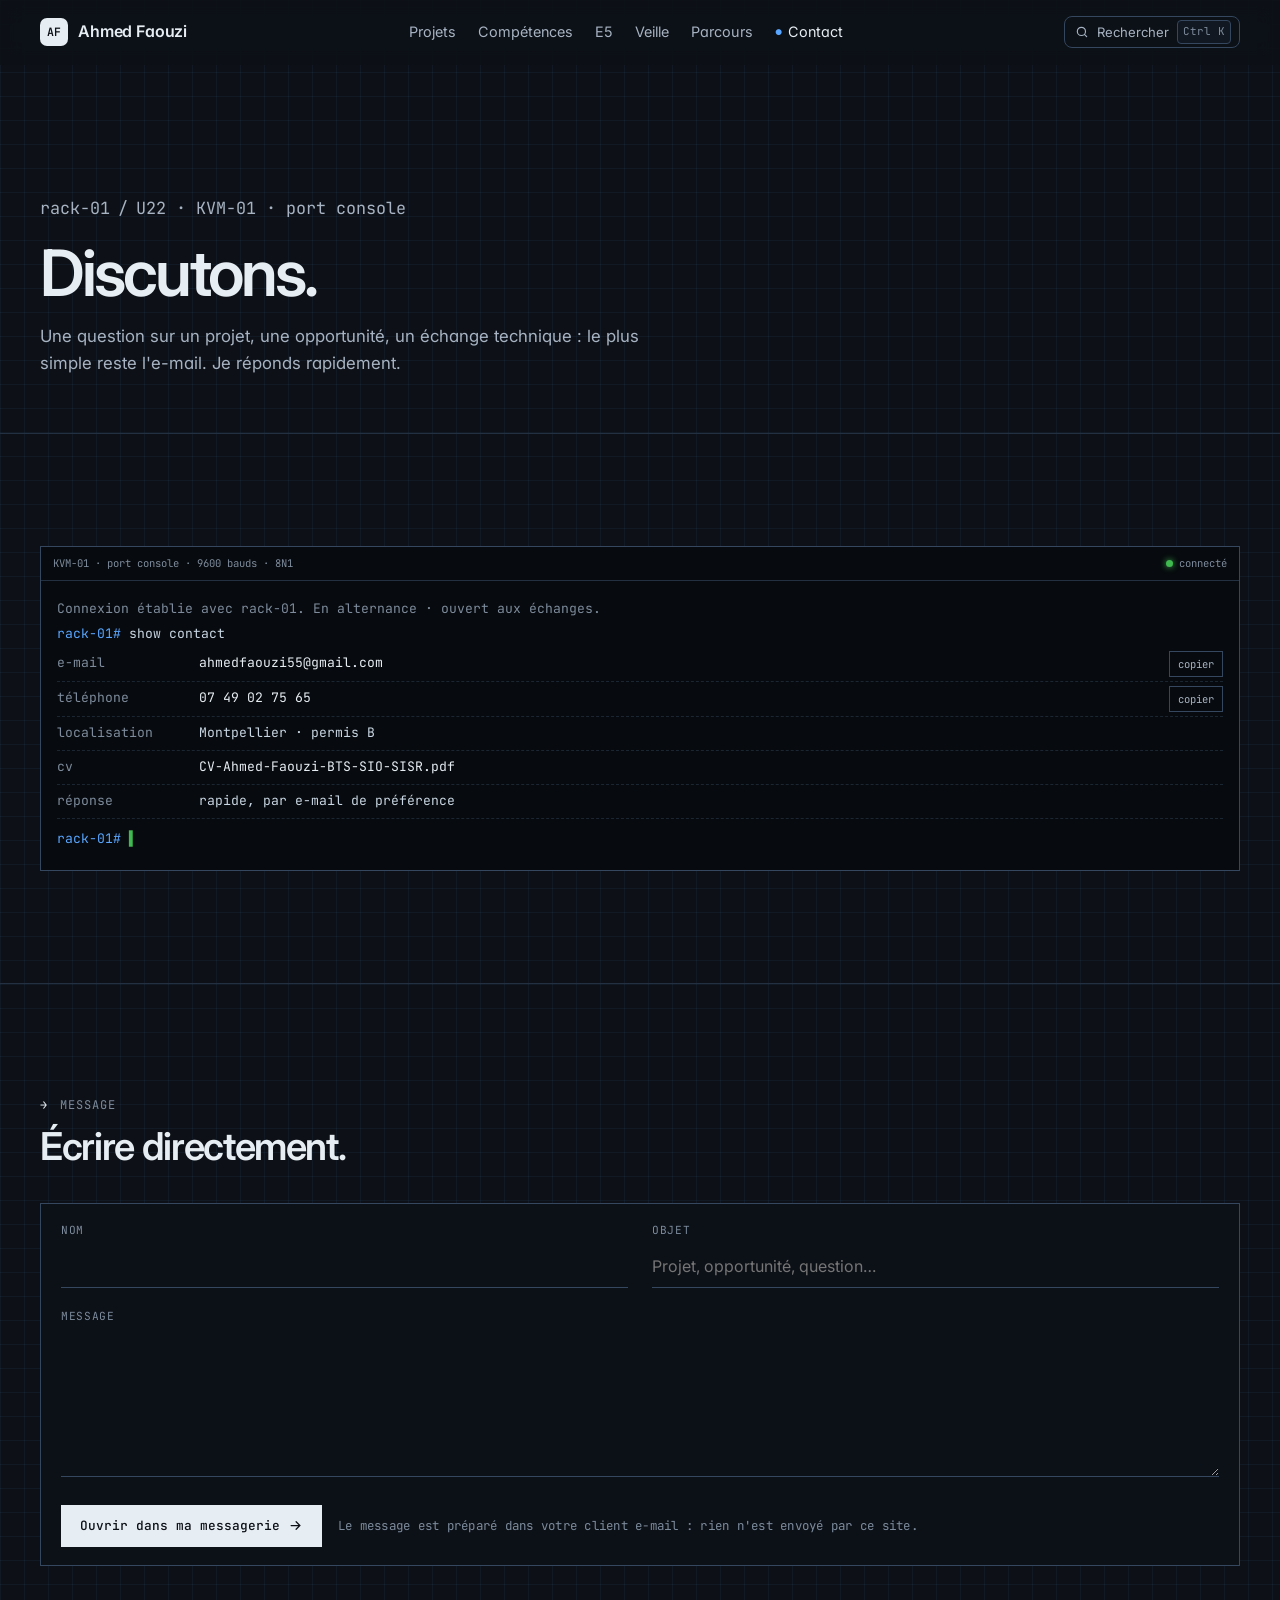
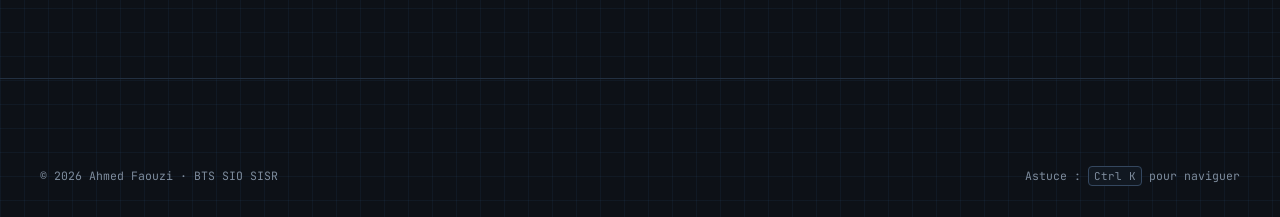
<file: contact.html>
<!DOCTYPE html>
<html lang="fr">
<head>
    <meta charset="UTF-8">
    <meta name="viewport" content="width=device-width, initial-scale=1">
    <title>Contact — Ahmed Faouzi</title>
    <meta name="description" content="Contacter Ahmed Faouzi, alternant en BTS SIO option SISR à Montpellier.">
    <link rel="preconnect" href="https://fonts.googleapis.com">
    <link rel="preconnect" href="https://fonts.gstatic.com" crossorigin>
    <link href="https://fonts.googleapis.com/css2?family=Inter:wght@400;500;600&family=JetBrains+Mono:wght@400;500&display=swap" rel="stylesheet">
    <link rel="stylesheet" href="assets/css/style.css">
    <script>try{var t=localStorage.getItem("theme");if(t)document.documentElement.dataset.theme=t}catch(e){}</script>
</head>
<body data-base="">

<header class="site-header">
    <div class="wrap nav">
        <a href="index.html" class="brand" aria-label="Accueil"><span class="brand-mark">AF</span><span>Ahmed Faouzi</span></a>
        <nav aria-label="Navigation principale">
            <ul class="nav-links">
                <li><a href="projects.html">Projets</a></li>
                <li><a href="competences.html">Compétences</a></li>
                <li><a href="e5.html">E5</a></li>
                <li><a href="veille.html">Veille</a></li>
                <li><a href="about.html">Parcours</a></li>
                <li><a href="contact.html" aria-current="page">Contact</a></li>
            </ul>
        </nav>
        <div class="nav-tools">
            <button class="kbd-btn" data-palette aria-label="Ouvrir la palette de commandes">
                <svg viewBox="0 0 24 24" fill="none" stroke="currentColor" stroke-width="2" stroke-linecap="round" width="14" height="14"><circle cx="11" cy="11" r="7"/><path d="M20 20l-3.5-3.5"/></svg>
                <span class="kbd-label">Rechercher</span><kbd data-kbd-mod>Ctrl K</kbd>
            </button>
            <button class="icon-btn" data-theme-toggle aria-label="Changer de thème">
                <svg viewBox="0 0 24 24" fill="none" stroke="currentColor" stroke-width="1.8"><circle cx="12" cy="12" r="8"/><path d="M12 4a8 8 0 0 1 0 16z" fill="currentColor"/></svg>
            </button>
            <button class="icon-btn menu-btn" aria-label="Menu" aria-expanded="false">
                <svg viewBox="0 0 24 24" fill="none" stroke="currentColor" stroke-width="1.8" stroke-linecap="round"><path d="M4 8h16M4 16h16"/></svg>
            </button>
        </div>
    </div>
</header>

<main>
    <section class="page-head">
        <div class="wrap">
            <p class="crumbs"><a href="index.html">rack-01</a><span>/</span><span>U22 · KVM-01 · port console</span></p>
            <h1>Discutons.</h1>
            <p>Une question sur un projet, une opportunité, un échange technique : le plus simple reste l'e-mail. Je réponds rapidement.</p>
        </div>
    </section>

    <section class="section">
        <div class="wrap">
            <div class="console-port">
                <div class="cp-bar"><span>KVM-01 · port console · 9600 bauds · 8N1</span><span><span class="status-led" aria-hidden="true"></span> connecté</span></div>
                <div class="cp-body">
                    <div class="m">Connexion établie avec rack-01. En alternance · ouvert aux échanges.</div>
                    <div><span class="p">rack-01#</span> show contact</div>
                    <div class="cp-line"><span>e-mail</span><a href="mailto:ahmedfaouzi55@gmail.com">ahmedfaouzi55@gmail.com</a><button type="button" class="cp-copy" data-copy="ahmedfaouzi55@gmail.com">copier</button></div>
                    <div class="cp-line"><span>téléphone</span><a href="tel:+33749027565">07 49 02 75 65</a><button type="button" class="cp-copy" data-copy="07 49 02 75 65">copier</button></div>
                    <div class="cp-line"><span>localisation</span><span>Montpellier · permis B</span><span></span></div>
                    <div class="cp-line"><span>cv</span><a href="assets/docs/CV-Ahmed-Faouzi-BTS-SIO-SISR.pdf" target="_blank" rel="noopener">CV-Ahmed-Faouzi-BTS-SIO-SISR.pdf</a><span></span></div>
                    <div class="cp-line"><span>réponse</span><span>rapide, par e-mail de préférence</span><span></span></div>
                    <div style="margin-top:8px"><span class="p">rack-01#</span> <span class="ok">▌</span></div>
                </div>
            </div>
        </div>
    </section>

    <section class="section">
        <div class="wrap">
            <div class="section-head reveal">
                <div>
                    <p class="label"><b>→</b> Message</p>
                    <h2>Écrire directement.</h2>
                </div>
            </div>
            <form class="form reveal" id="contact-form">
                <label><span>Nom</span><input type="text" id="name" required autocomplete="name"></label>
                <label><span>Objet</span><input type="text" id="subject" required placeholder="Projet, opportunité, question…"></label>
                <label class="full"><span>Message</span><textarea id="message" rows="5" required></textarea></label>
                <div class="full form-foot">
                    <button type="submit" class="btn btn-primary">Ouvrir dans ma messagerie
                        <svg viewBox="0 0 24 24" fill="none" stroke="currentColor" stroke-width="2" stroke-linecap="round"><path d="M5 12h14M13 6l6 6-6 6"/></svg></button>
                    <span class="muted mono">Le message est préparé dans votre client e-mail : rien n'est envoyé par ce site.</span>
                </div>
            </form>
        </div>
    </section>
</main>

<footer class="site-footer">
    <div class="wrap">
        <div class="footer-bottom" style="margin-top:0">
            <span>© <span data-year>2026</span> Ahmed Faouzi · BTS SIO SISR</span>
            <span>Astuce : <kbd data-kbd-mod>Ctrl K</kbd> pour naviguer</span>
        </div>
    </div>
</footer>

<script src="assets/js/projects.js"></script>
<script src="assets/js/main.js"></script>
<script>
    document.getElementById("contact-form").addEventListener("submit", function (e) {
        e.preventDefault();
        var name = document.getElementById("name").value;
        var subject = document.getElementById("subject").value;
        var body = document.getElementById("message").value + "\n\n— " + name;
        window.location.href = "mailto:ahmedfaouzi55@gmail.com?subject=" +
            encodeURIComponent(subject) + "&body=" + encodeURIComponent(body);
    });
    document.querySelectorAll(".cp-copy").forEach(function (b) {
        b.addEventListener("click", function () {
            var done = function () { b.textContent = "copié ✓"; setTimeout(function () { b.textContent = "copier"; }, 1600); };
            if (navigator.clipboard) navigator.clipboard.writeText(b.dataset.copy).then(done, function () { b.textContent = "échec"; });
        });
    });
</script>
</body>
</html>
</file>
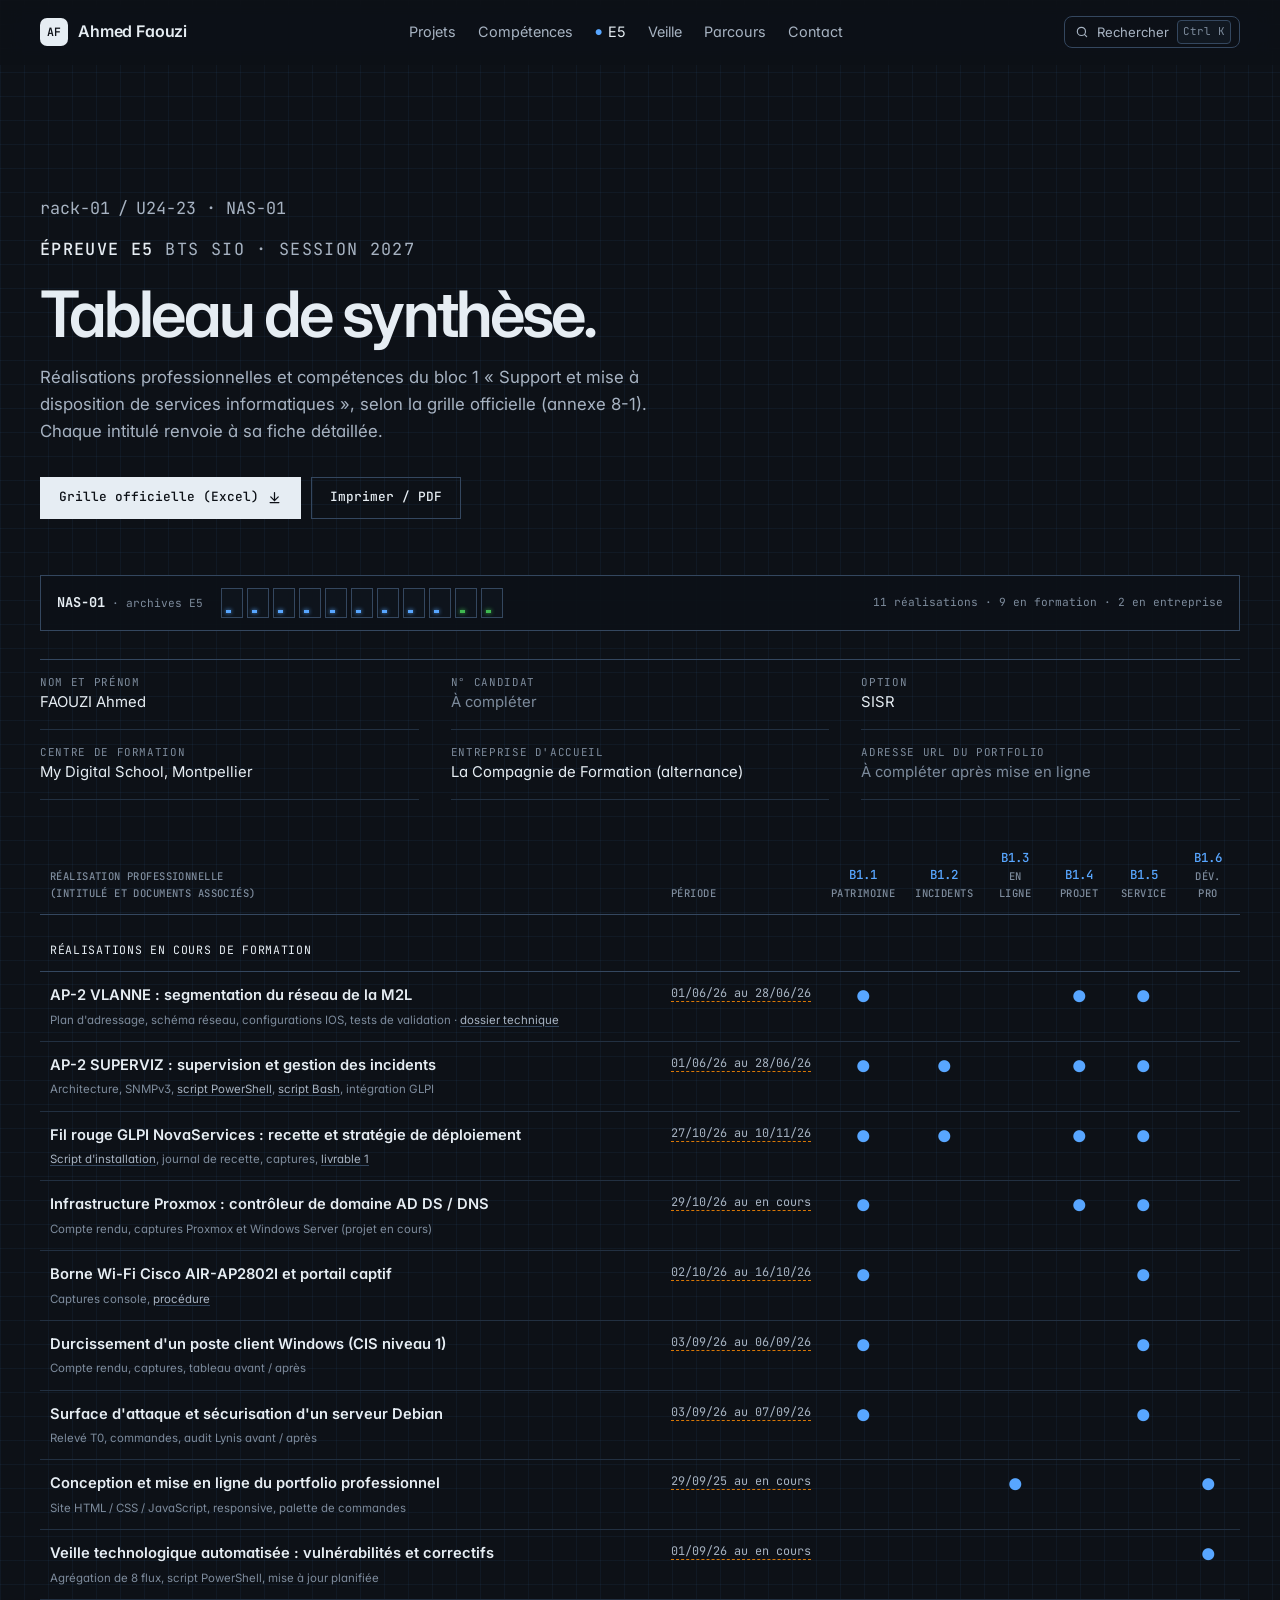
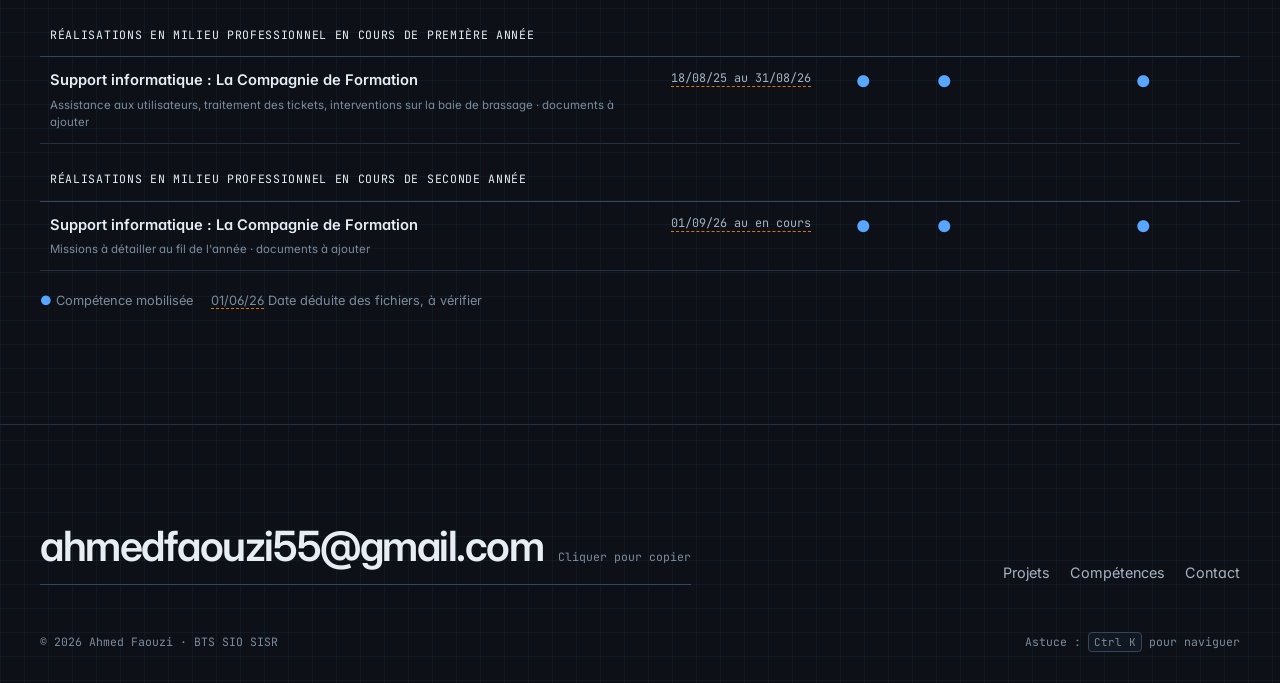
<file: e5.html>
<!DOCTYPE html>
<html lang="fr">
<head>
    <meta charset="UTF-8">
    <meta name="viewport" content="width=device-width, initial-scale=1">
    <title>Tableau de synthèse E5 — Ahmed Faouzi</title>
    <meta name="description" content="Tableau de synthèse des réalisations professionnelles (épreuve E5, BTS SIO option SISR) : périodes, documents et compétences du bloc 1 mobilisées.">
    <link rel="preconnect" href="https://fonts.googleapis.com">
    <link rel="preconnect" href="https://fonts.gstatic.com" crossorigin>
    <link href="https://fonts.googleapis.com/css2?family=Inter:wght@400;500;600&family=JetBrains+Mono:wght@400;500&display=swap" rel="stylesheet">
    <link rel="stylesheet" href="assets/css/style.css">
    <script>try{var t=localStorage.getItem("theme");if(t)document.documentElement.dataset.theme=t}catch(e){}</script>
</head>
<body data-base="">

<header class="site-header">
    <div class="wrap nav">
        <a href="index.html" class="brand" aria-label="Accueil"><span class="brand-mark">AF</span><span>Ahmed Faouzi</span></a>
        <nav aria-label="Navigation principale">
            <ul class="nav-links">
                <li><a href="projects.html">Projets</a></li>
                <li><a href="competences.html">Compétences</a></li>
                <li><a href="e5.html" aria-current="page">E5</a></li>
                <li><a href="veille.html">Veille</a></li>
                <li><a href="about.html">Parcours</a></li>
                <li><a href="contact.html">Contact</a></li>
            </ul>
        </nav>
        <div class="nav-tools">
            <button class="kbd-btn" data-palette aria-label="Ouvrir la palette de commandes">
                <svg viewBox="0 0 24 24" fill="none" stroke="currentColor" stroke-width="2" stroke-linecap="round" width="14" height="14"><circle cx="11" cy="11" r="7"/><path d="M20 20l-3.5-3.5"/></svg>
                <span class="kbd-label">Rechercher</span><kbd data-kbd-mod>Ctrl K</kbd>
            </button>
            <button class="icon-btn" data-theme-toggle aria-label="Changer de thème">
                <svg viewBox="0 0 24 24" fill="none" stroke="currentColor" stroke-width="1.8"><circle cx="12" cy="12" r="8"/><path d="M12 4a8 8 0 0 1 0 16z" fill="currentColor"/></svg>
            </button>
            <button class="icon-btn menu-btn" aria-label="Menu" aria-expanded="false">
                <svg viewBox="0 0 24 24" fill="none" stroke="currentColor" stroke-width="1.8" stroke-linecap="round"><path d="M4 8h16M4 16h16"/></svg>
            </button>
        </div>
    </div>
</header>

<main>
    <section class="page-head">
        <div class="wrap">
            <p class="crumbs no-print"><a href="index.html">rack-01</a><span>/</span><span>U24-23 · NAS-01</span></p>
            <p class="label" style="margin-top:14px"><b>Épreuve E5</b> BTS SIO · Session 2027</p>
            <h1>Tableau de synthèse.</h1>
            <p>Réalisations professionnelles et compétences du bloc 1 « Support et mise à disposition de services informatiques », selon la grille officielle (annexe 8-1). Chaque intitulé renvoie à sa fiche détaillée.</p>
            <div class="hero-actions no-print">
                <a class="btn btn-primary" href="assets/docs/E5-Tableau-de-synthese-Ahmed-Faouzi.xlsx" download>Grille officielle (Excel)
                    <svg viewBox="0 0 24 24" fill="none" stroke="currentColor" stroke-width="2" stroke-linecap="round"><path d="M12 4v12M6 11l6 6 6-6M5 20h14"/></svg></a>
                <button class="btn btn-ghost" type="button" onclick="window.print()">Imprimer / PDF</button>
            </div>
        </div>
    </section>

    <section class="section" style="border-top:0;padding-top:0">
        <div class="wrap">
            <div class="nas-strip" aria-hidden="true">
                <span><b>NAS-01</b> · archives E5</span>
                <span class="nas-bays"><i></i><i></i><i></i><i></i><i></i><i></i><i></i><i></i><i></i><i class="pro"></i><i class="pro"></i></span>
                <span>11 réalisations · 9 en formation · 2 en entreprise</span>
            </div>
            <dl class="e5-id">
                <div><dt>Nom et prénom</dt><dd>FAOUZI Ahmed</dd></div>
                <div><dt>N° candidat</dt><dd class="muted">À compléter</dd></div>
                <div><dt>Option</dt><dd>SISR</dd></div>
                <div><dt>Centre de formation</dt><dd>My Digital School, Montpellier</dd></div>
                <div><dt>Entreprise d'accueil</dt><dd>La Compagnie de Formation (alternance)</dd></div>
                <div><dt>Adresse URL du portfolio</dt><dd class="muted">À compléter après mise en ligne</dd></div>
            </dl>

            <div class="table-scroll">
            <table class="e5">
                <thead>
                    <tr>
                        <th>Réalisation professionnelle<br>(intitulé et documents associés)</th>
                        <th>Période</th>
                        <th class="c" title="Gérer le patrimoine informatique"><b>B1.1</b>Patrimoine</th>
                        <th class="c" title="Répondre aux incidents et aux demandes d'assistance et d'évolution"><b>B1.2</b>Incidents</th>
                        <th class="c" title="Développer la présence en ligne de l'organisation"><b>B1.3</b>En ligne</th>
                        <th class="c" title="Travailler en mode projet"><b>B1.4</b>Projet</th>
                        <th class="c" title="Mettre à disposition des utilisateurs un service informatique"><b>B1.5</b>Service</th>
                        <th class="c" title="Organiser son développement professionnel"><b>B1.6</b>Dév. pro</th>
                    </tr>
                </thead>
                <tbody>
                    <tr class="group"><td colspan="8">Réalisations en cours de formation</td></tr>
                    <tr>
                        <td><a href="projets/vlanne.html"><strong>AP-2 VLANNE : segmentation du réseau de la M2L</strong></a><small>Plan d'adressage, schéma réseau, configurations IOS, tests de validation · <a href="assets/docs/AP2-VLANNE-SUPERVIZ-dossier-technique.pdf">dossier technique</a></small></td>
                        <td class="period"><span class="tbc" title="Date déduite des fichiers, à vérifier">01/06/26 au 28/06/26</span></td>
                        <td class="c">●</td><td class="c"></td><td class="c"></td><td class="c">●</td><td class="c">●</td><td class="c"></td>
                    </tr>
                    <tr>
                        <td><a href="projets/superviz.html"><strong>AP-2 SUPERVIZ : supervision et gestion des incidents</strong></a><small>Architecture, SNMPv3, <a href="assets/code/audit_replication_ad.ps1">script PowerShell</a>, <a href="assets/code/scan_ligues.sh">script Bash</a>, intégration GLPI</small></td>
                        <td class="period"><span class="tbc" title="Date déduite des fichiers, à vérifier">01/06/26 au 28/06/26</span></td>
                        <td class="c">●</td><td class="c">●</td><td class="c"></td><td class="c">●</td><td class="c">●</td><td class="c"></td>
                    </tr>
                    <tr>
                        <td><a href="projets/glpi-novaservices.html"><strong>Fil rouge GLPI NovaServices : recette et stratégie de déploiement</strong></a><small><a href="assets/code/install_glpi_rec.sh">Script d'installation</a>, journal de recette, captures, <a href="assets/docs/GLPI-NovaServices-strategie-deploiement.pdf">livrable 1</a></small></td>
                        <td class="period"><span class="tbc" title="Date déduite des fichiers, à vérifier">27/10/26 au 10/11/26</span></td>
                        <td class="c">●</td><td class="c">●</td><td class="c"></td><td class="c">●</td><td class="c">●</td><td class="c"></td>
                    </tr>
                    <tr>
                        <td><a href="projets/infra-proxmox.html"><strong>Infrastructure Proxmox : contrôleur de domaine AD DS / DNS</strong></a><small>Compte rendu, captures Proxmox et Windows Server (projet en cours)</small></td>
                        <td class="period"><span class="tbc" title="Date déduite des fichiers, à vérifier">29/10/26 au en cours</span></td>
                        <td class="c">●</td><td class="c"></td><td class="c"></td><td class="c">●</td><td class="c">●</td><td class="c"></td>
                    </tr>
                    <tr>
                        <td><a href="projets/borne-wifi-cisco.html"><strong>Borne Wi-Fi Cisco AIR-AP2802I et portail captif</strong></a><small>Captures console, <a href="assets/docs/Cisco-AP2802I-procedure-portail-captif.pdf">procédure</a></small></td>
                        <td class="period"><span class="tbc" title="Date déduite des fichiers, à vérifier">02/10/26 au 16/10/26</span></td>
                        <td class="c">●</td><td class="c"></td><td class="c"></td><td class="c"></td><td class="c">●</td><td class="c"></td>
                    </tr>
                    <tr>
                        <td><a href="projets/durcissement-windows.html"><strong>Durcissement d'un poste client Windows (CIS niveau 1)</strong></a><small>Compte rendu, captures, tableau avant / après</small></td>
                        <td class="period"><span class="tbc" title="Date déduite des fichiers, à vérifier">03/09/26 au 06/09/26</span></td>
                        <td class="c">●</td><td class="c"></td><td class="c"></td><td class="c"></td><td class="c">●</td><td class="c"></td>
                    </tr>
                    <tr>
                        <td><a href="projets/securisation-debian.html"><strong>Surface d'attaque et sécurisation d'un serveur Debian</strong></a><small>Relevé T0, commandes, audit Lynis avant / après</small></td>
                        <td class="period"><span class="tbc" title="Date déduite des fichiers, à vérifier">03/09/26 au 07/09/26</span></td>
                        <td class="c">●</td><td class="c"></td><td class="c"></td><td class="c"></td><td class="c">●</td><td class="c"></td>
                    </tr>
                    <tr>
                        <td><strong>Conception et mise en ligne du portfolio professionnel</strong><small>Site HTML / CSS / JavaScript, responsive, palette de commandes</small></td>
                        <td class="period"><span class="tbc" title="Date à vérifier">29/09/25 au en cours</span></td>
                        <td class="c"></td><td class="c"></td><td class="c">●</td><td class="c"></td><td class="c"></td><td class="c">●</td>
                    </tr>
                    <tr>
                        <td><a href="veille.html"><strong>Veille technologique automatisée : vulnérabilités et correctifs</strong></a><small>Agrégation de 8 flux, script PowerShell, mise à jour planifiée</small></td>
                        <td class="period"><span class="tbc" title="Date à vérifier">01/09/26 au en cours</span></td>
                        <td class="c"></td><td class="c"></td><td class="c"></td><td class="c"></td><td class="c"></td><td class="c">●</td>
                    </tr>

                    <tr class="group"><td colspan="8">Réalisations en milieu professionnel en cours de première année</td></tr>
                    <tr>
                        <td><a href="about.html#alternance"><strong>Support informatique : La Compagnie de Formation</strong></a><small>Assistance aux utilisateurs, traitement des tickets, interventions sur la baie de brassage · documents à ajouter</small></td>
                        <td class="period"><span class="tbc" title="Fin de 1re année à vérifier">18/08/25 au 31/08/26</span></td>
                        <td class="c">●</td><td class="c">●</td><td class="c"></td><td class="c"></td><td class="c">●</td><td class="c"></td>
                    </tr>

                    <tr class="group"><td colspan="8">Réalisations en milieu professionnel en cours de seconde année</td></tr>
                    <tr>
                        <td><a href="about.html#alternance"><strong>Support informatique : La Compagnie de Formation</strong></a><small>Missions à détailler au fil de l'année · documents à ajouter</small></td>
                        <td class="period"><span class="tbc" title="À vérifier">01/09/26 au en cours</span></td>
                        <td class="c">●</td><td class="c">●</td><td class="c"></td><td class="c"></td><td class="c">●</td><td class="c"></td>
                    </tr>
                </tbody>
            </table>
            </div>
            <div class="legend">
                <span><span class="accent">●</span> Compétence mobilisée</span>
                <span><span class="tbc">01/06/26</span> Date déduite des fichiers, à vérifier</span>
            </div>
        </div>
    </section>
</main>

<footer class="site-footer">
    <div class="wrap">
        <div class="footer-cta">
            <button class="copy-mail" data-copy-email>ahmedfaouzi55@gmail.com <span class="copy-hint">Cliquer pour copier</span></button>
            <ul class="footer-links">
                <li><a href="projects.html">Projets</a></li>
                <li><a href="competences.html">Compétences</a></li>
                <li><a href="contact.html">Contact</a></li>
            </ul>
        </div>
        <div class="footer-bottom">
            <span>© <span data-year>2026</span> Ahmed Faouzi · BTS SIO SISR</span>
            <span>Astuce : <kbd data-kbd-mod>Ctrl K</kbd> pour naviguer</span>
        </div>
    </div>
</footer>

<script src="assets/js/projects.js"></script>
<script src="assets/js/main.js"></script>
</body>
</html>
</file>
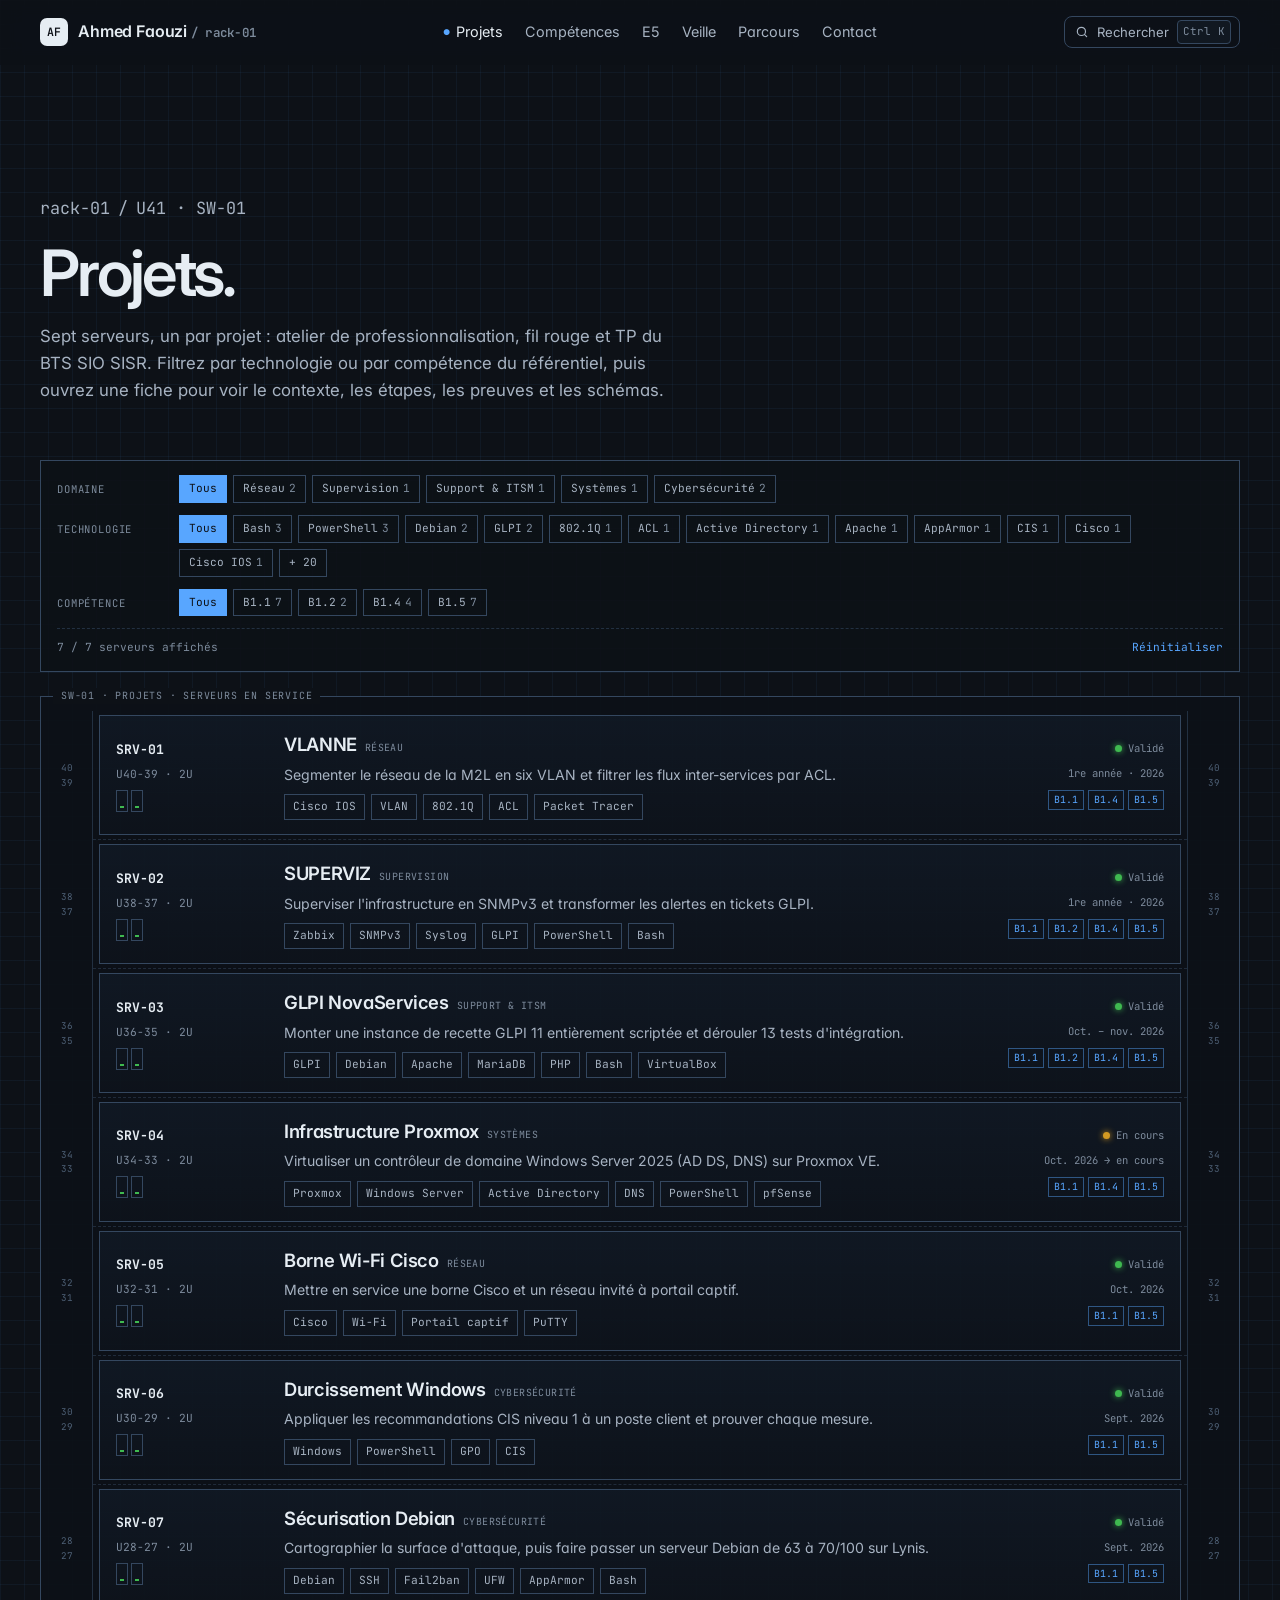
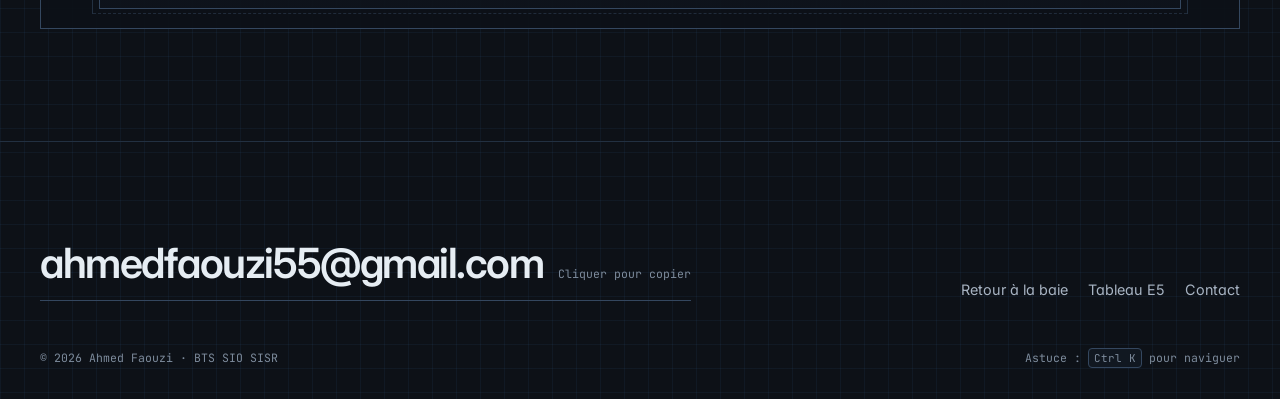
<file: projects.html>
<!DOCTYPE html>
<html lang="fr">
<head>
    <meta charset="UTF-8">
    <meta name="viewport" content="width=device-width, initial-scale=1">
    <title>Projets — SW-01 · Ahmed Faouzi</title>
    <meta name="description" content="Les projets d'Ahmed Faouzi en BTS SIO SISR présentés comme les serveurs d'une baie : réseau, supervision, systèmes, support et cybersécurité, filtrables par technologie et par compétence.">
    <link rel="preconnect" href="https://fonts.googleapis.com">
    <link rel="preconnect" href="https://fonts.gstatic.com" crossorigin>
    <link href="https://fonts.googleapis.com/css2?family=Inter:wght@400;500;600&family=JetBrains+Mono:wght@400;500;700&display=swap" rel="stylesheet">
    <link rel="stylesheet" href="assets/css/style.css">
</head>
<body data-base="">

<header class="site-header">
    <div class="wrap nav">
        <a href="index.html" class="brand" aria-label="Accueil"><span class="brand-mark">AF</span><span>Ahmed Faouzi <span class="mono muted">/ rack-01</span></span></a>
        <nav aria-label="Navigation principale">
            <ul class="nav-links">
                <li><a href="projects.html" aria-current="page">Projets</a></li>
                <li><a href="competences.html">Compétences</a></li>
                <li><a href="e5.html">E5</a></li>
                <li><a href="veille.html">Veille</a></li>
                <li><a href="about.html">Parcours</a></li>
                <li><a href="contact.html">Contact</a></li>
            </ul>
        </nav>
        <div class="nav-tools">
            <button class="kbd-btn" data-palette aria-label="Ouvrir la palette de commandes">
                <svg viewBox="0 0 24 24" fill="none" stroke="currentColor" stroke-width="2" stroke-linecap="round" width="14" height="14"><circle cx="11" cy="11" r="7"/><path d="M20 20l-3.5-3.5"/></svg>
                <span class="kbd-label">Rechercher</span><kbd data-kbd-mod>Ctrl K</kbd>
            </button>
            <button class="icon-btn menu-btn" aria-label="Menu" aria-expanded="false">
                <svg viewBox="0 0 24 24" fill="none" stroke="currentColor" stroke-width="1.8" stroke-linecap="round"><path d="M4 8h16M4 16h16"/></svg>
            </button>
        </div>
    </div>
</header>

<main>
    <section class="page-head">
        <div class="wrap">
            <p class="crumbs"><a href="index.html">rack-01</a><span>/</span><span>U41 · SW-01</span></p>
            <h1>Projets.</h1>
            <p>Sept serveurs, un par projet : atelier de professionnalisation, fil rouge et TP du BTS SIO SISR. Filtrez par technologie ou par compétence du référentiel, puis ouvrez une fiche pour voir le contexte, les étapes, les preuves et les schémas.</p>
        </div>
    </section>

    <section class="section" style="border-top:0;padding-top:0">
        <div class="wrap">
            <div class="filter-panel" role="group" aria-label="Filtres des projets">
                <div class="filter-row"><span>Domaine</span><div class="filters" id="f-domain"></div></div>
                <div class="filter-row"><span>Technologie</span><div class="filters" id="f-tech"></div></div>
                <div class="filter-row"><span>Compétence</span><div class="filters" id="f-skill"></div></div>
                <div class="filter-foot"><span id="f-count" aria-live="polite">7 / 7 serveurs affichés</span><button type="button" id="f-reset">Réinitialiser</button></div>
            </div>

            <div class="srv-rack" id="srv-rack">
                <noscript><p class="srv-empty">La liste des projets nécessite JavaScript. <a class="accent" href="projets/vlanne.html">Commencer par VLANNE</a>.</p></noscript>
            </div>
        </div>
    </section>
</main>

<footer class="site-footer">
    <div class="wrap">
        <div class="footer-cta">
            <button class="copy-mail" data-copy-email>ahmedfaouzi55@gmail.com <span class="copy-hint">Cliquer pour copier</span></button>
            <ul class="footer-links">
                <li><a href="index.html">Retour à la baie</a></li>
                <li><a href="e5.html">Tableau E5</a></li>
                <li><a href="contact.html">Contact</a></li>
            </ul>
        </div>
        <div class="footer-bottom">
            <span>© <span data-year>2026</span> Ahmed Faouzi · BTS SIO SISR</span>
            <span>Astuce : <kbd data-kbd-mod>Ctrl K</kbd> pour naviguer</span>
        </div>
    </div>
</footer>

<script src="assets/js/projects.js"></script>
<script src="assets/js/main.js"></script>
<script src="assets/js/projects-page.js"></script>
</body>
</html>
</file>
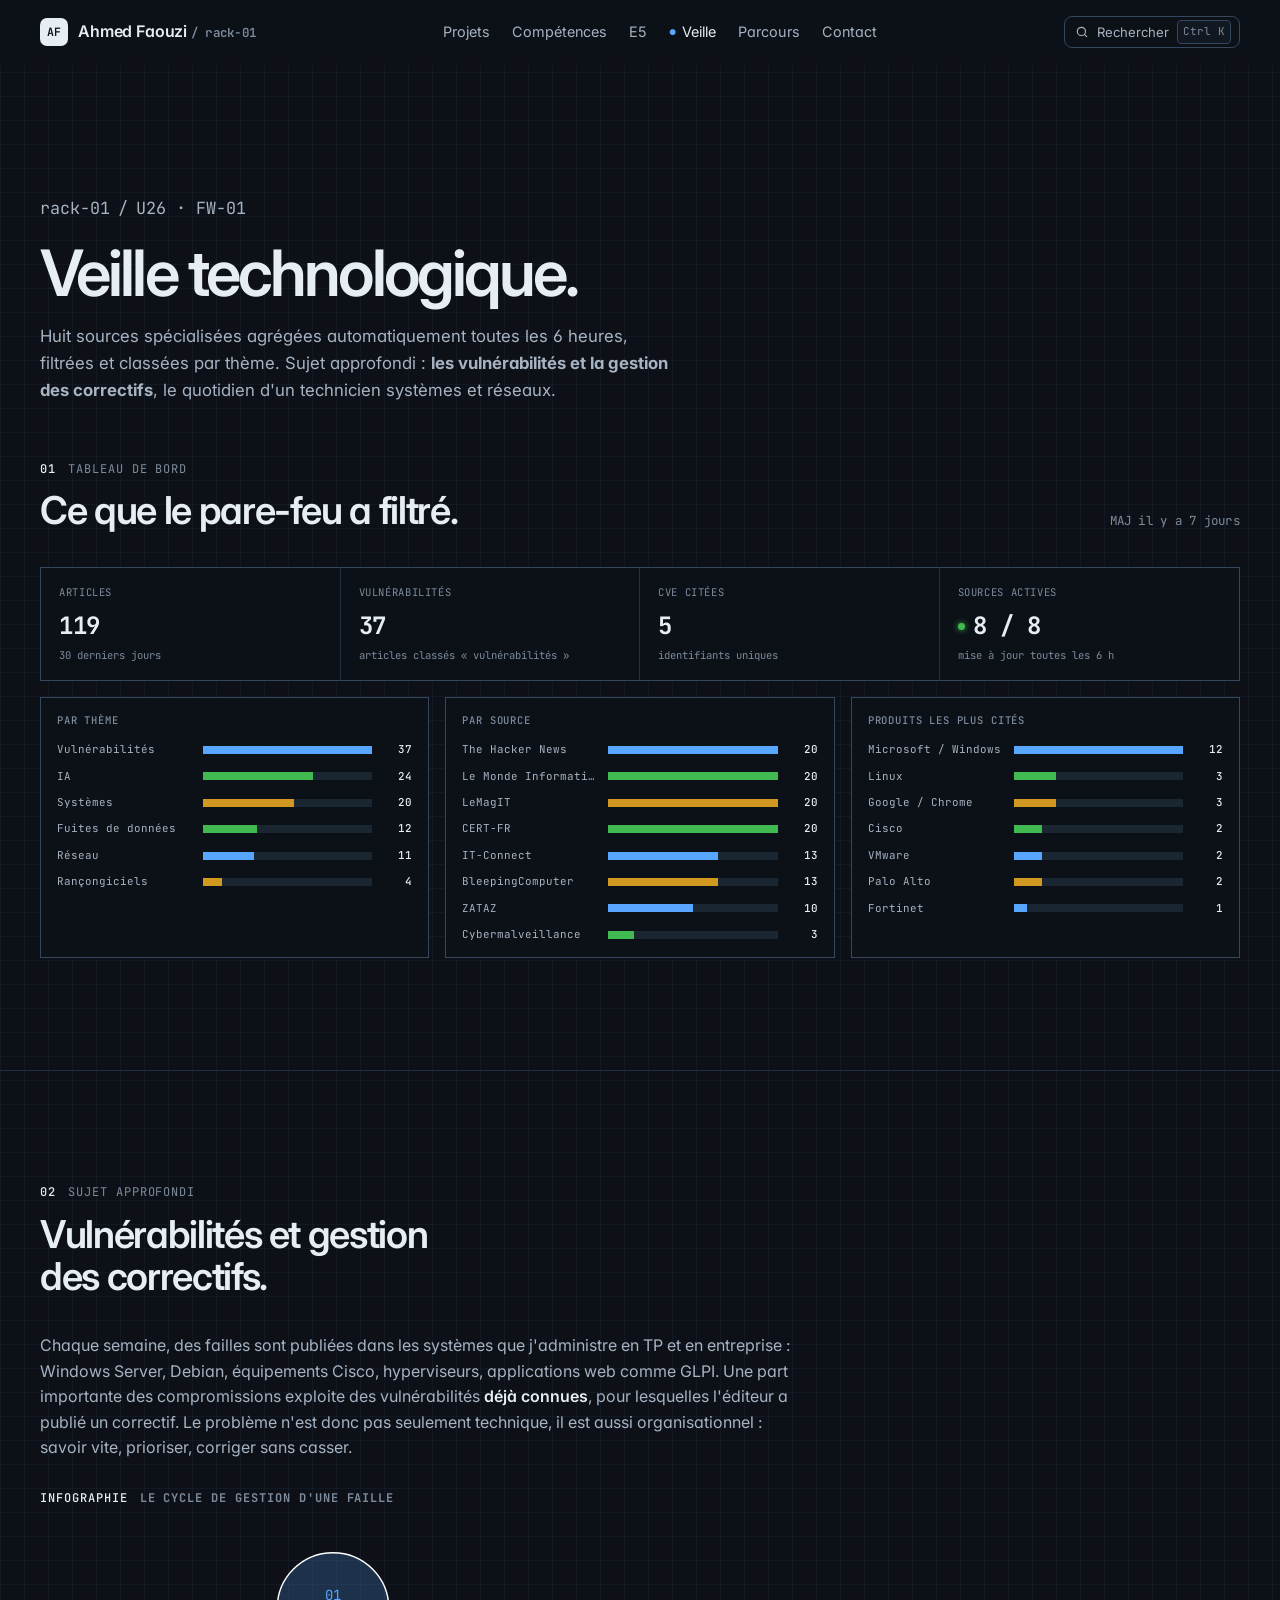
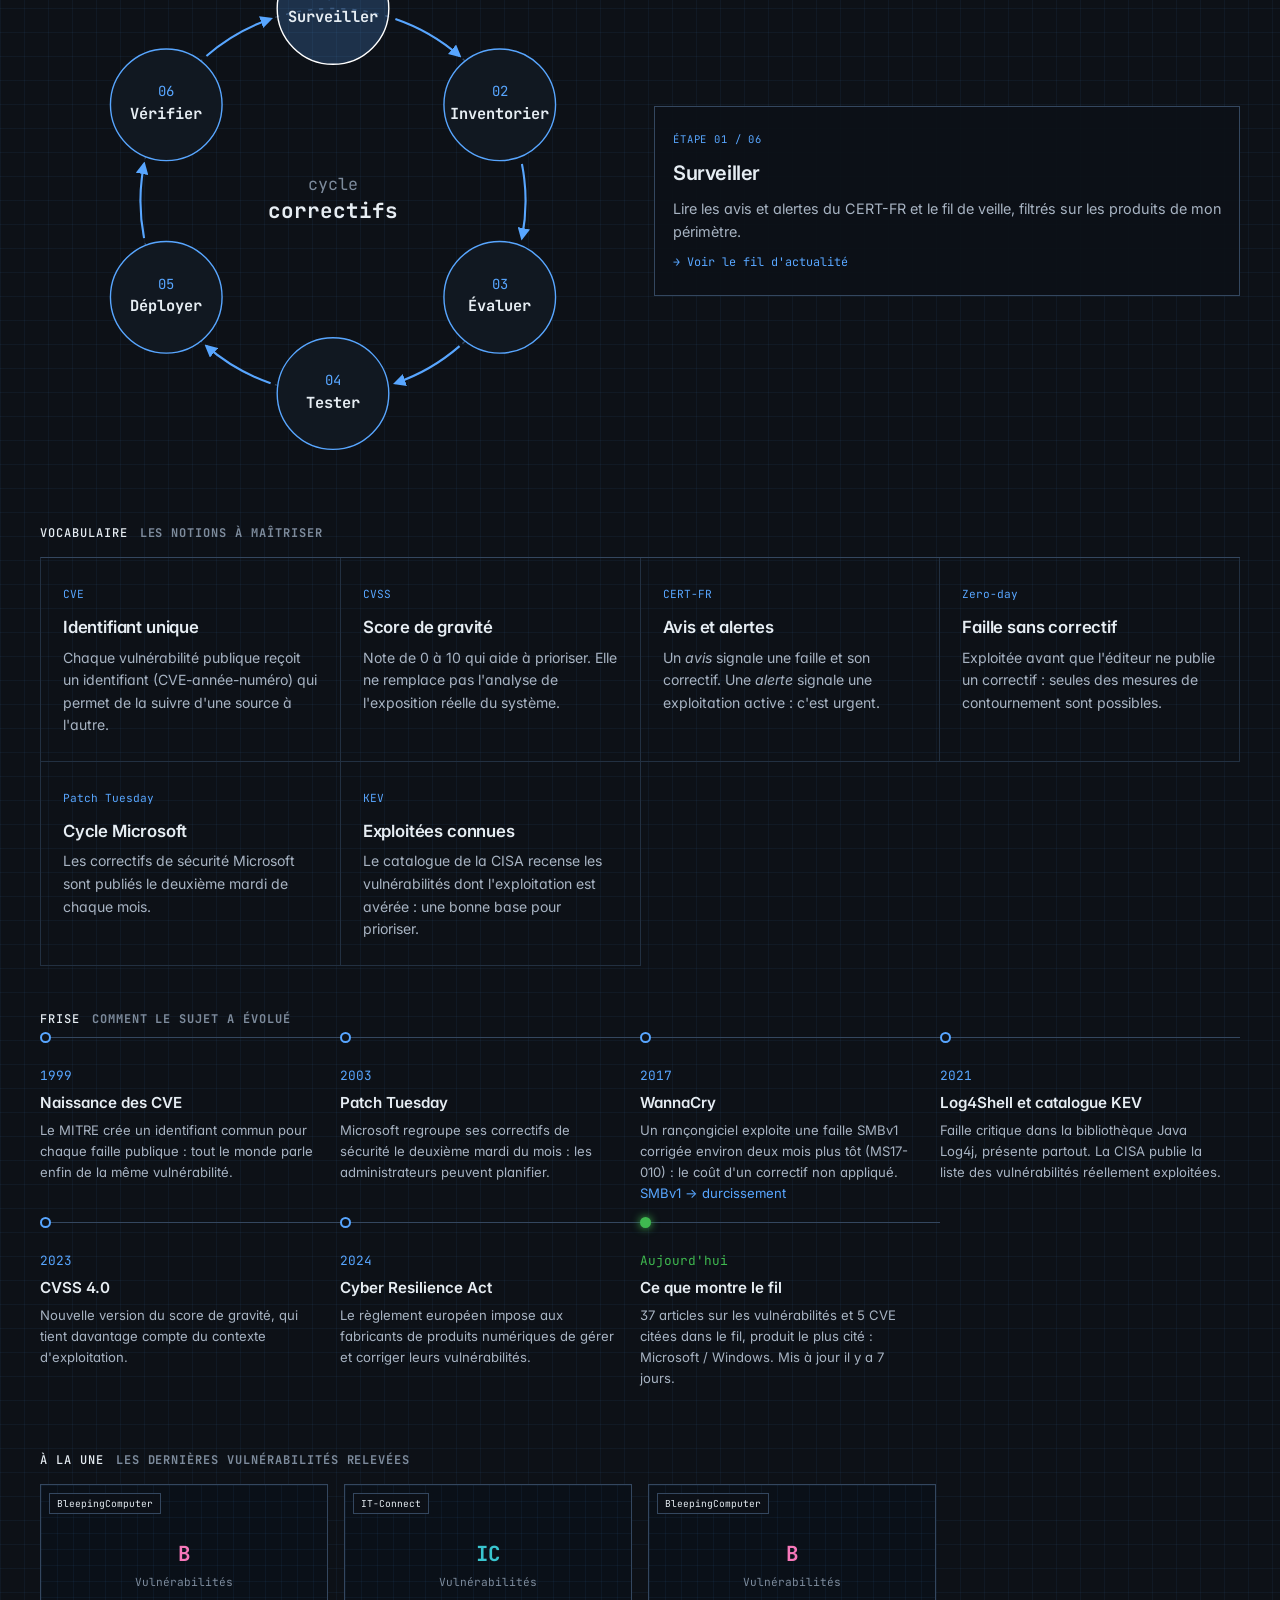
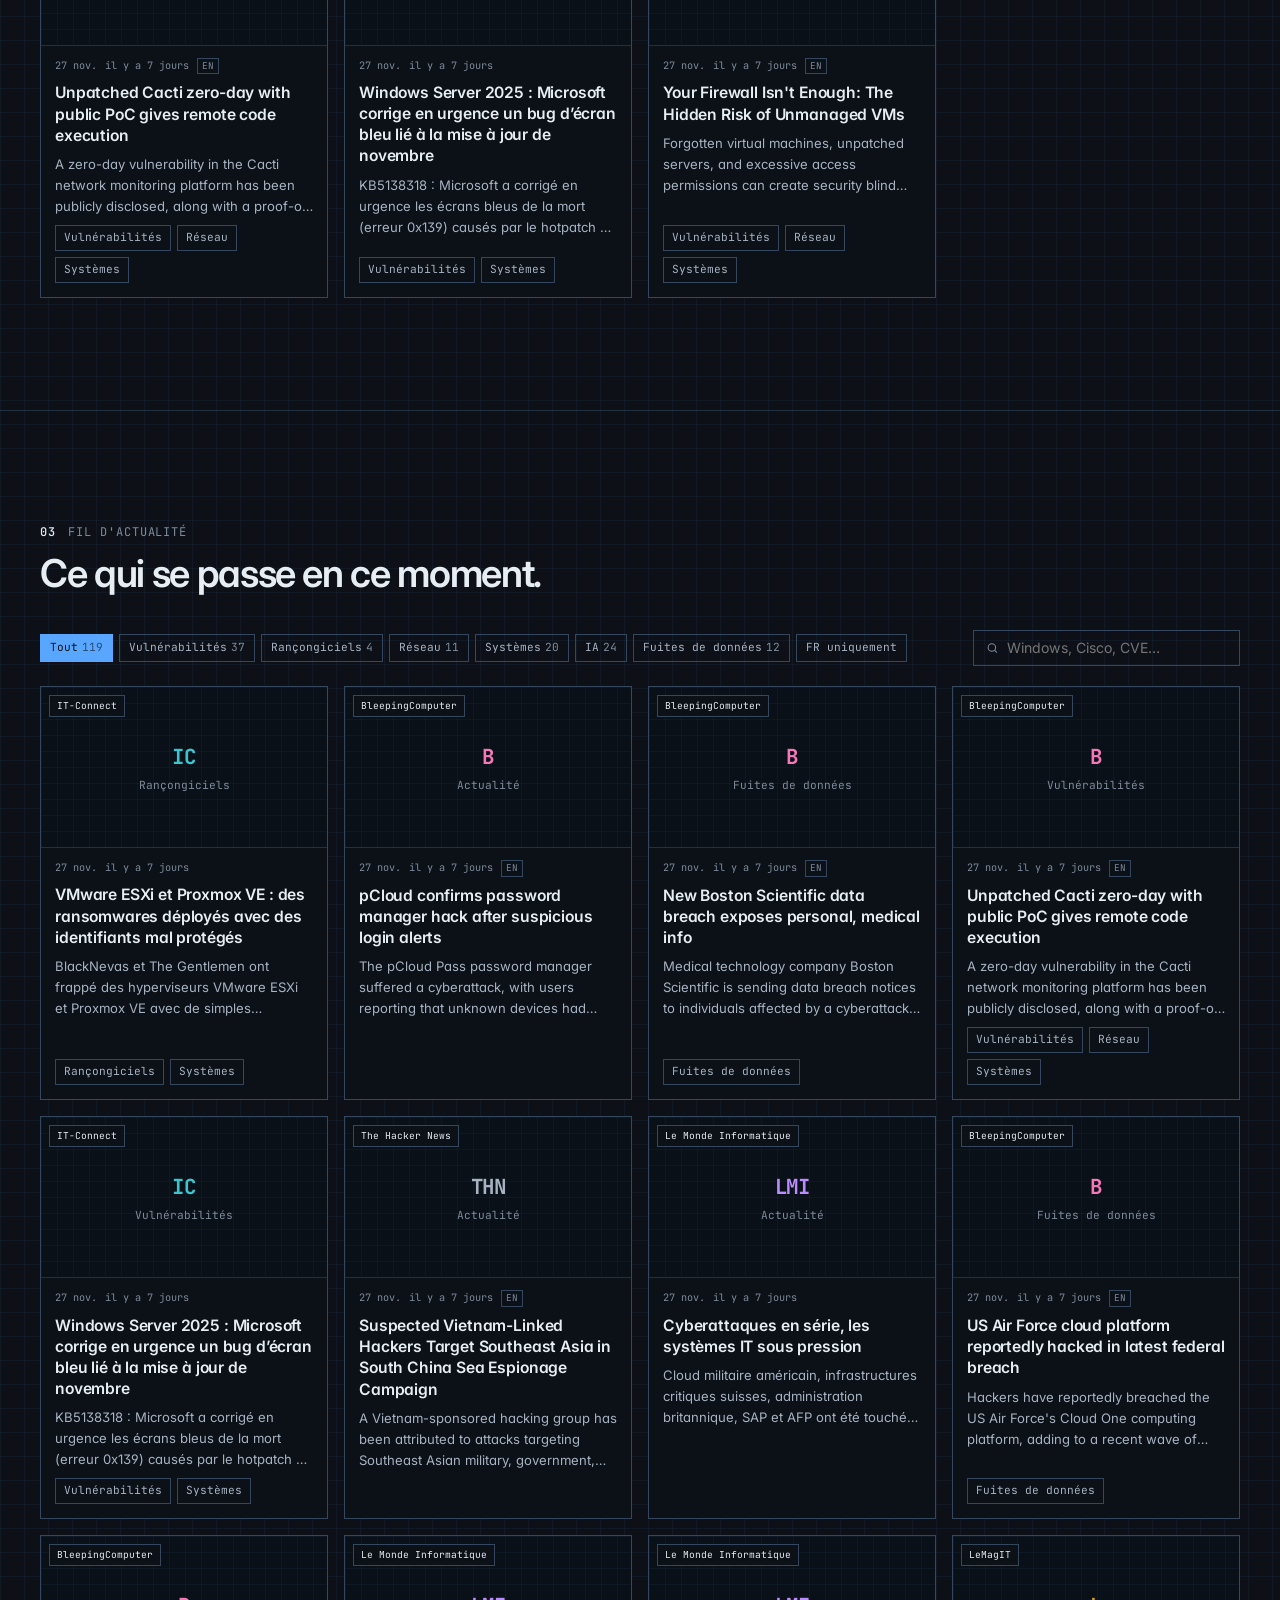
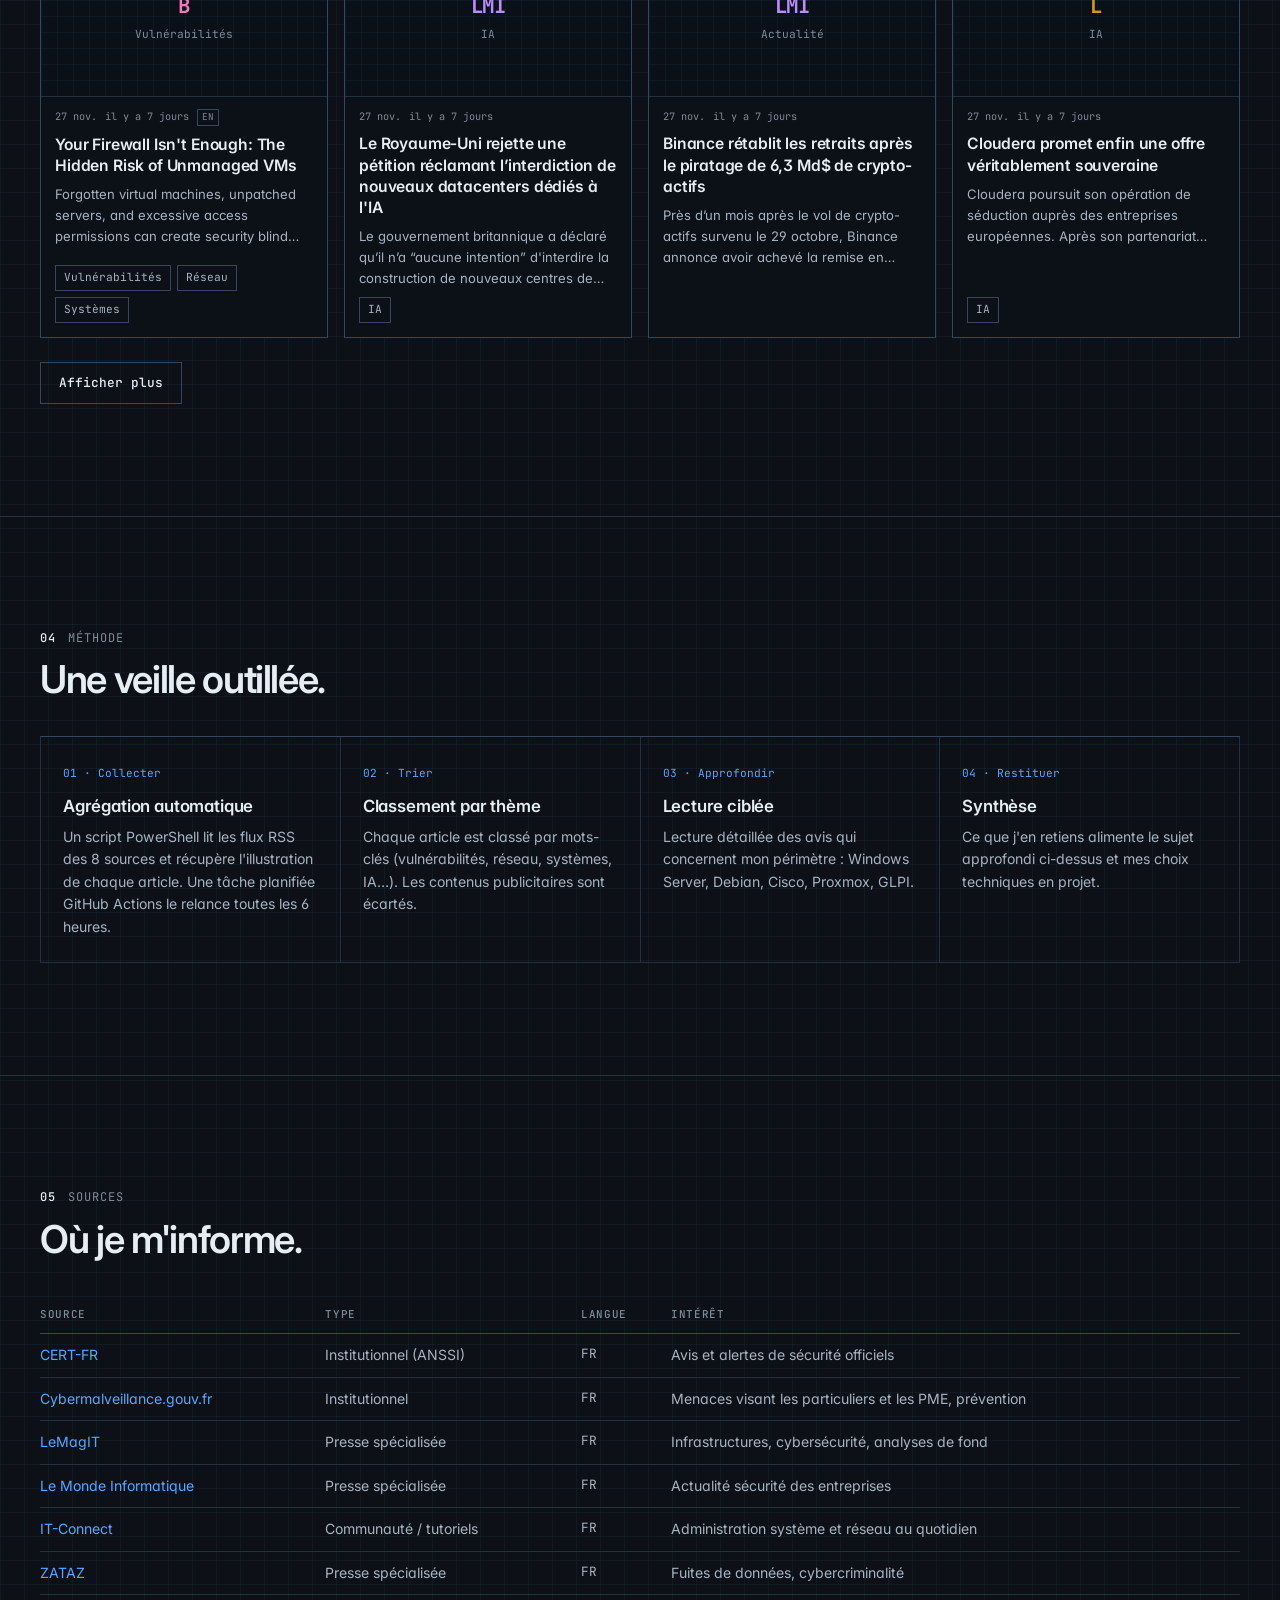
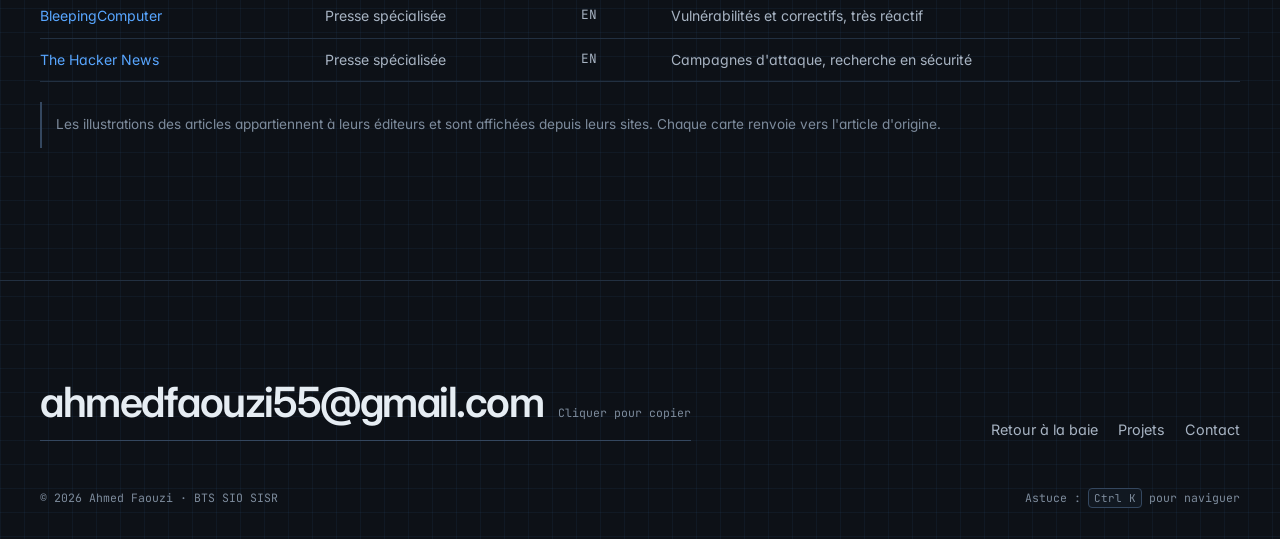
<file: veille.html>
<!DOCTYPE html>
<html lang="fr">
<head>
    <meta charset="UTF-8">
    <meta name="viewport" content="width=device-width, initial-scale=1">
    <title>Veille technologique — FW-01 · Ahmed Faouzi</title>
    <meta name="description" content="Veille technologique automatisée en cybersécurité et infrastructures : tableau de bord, articles illustrés mis à jour toutes les 6 heures, et sujet approfondi sur la gestion des vulnérabilités.">
    <link rel="preconnect" href="https://fonts.googleapis.com">
    <link rel="preconnect" href="https://fonts.gstatic.com" crossorigin>
    <link href="https://fonts.googleapis.com/css2?family=Inter:wght@400;500;600&family=JetBrains+Mono:wght@400;500;700&display=swap" rel="stylesheet">
    <link rel="stylesheet" href="assets/css/style.css">
</head>
<body data-base="">

<header class="site-header">
    <div class="wrap nav">
        <a href="index.html" class="brand" aria-label="Accueil"><span class="brand-mark">AF</span><span>Ahmed Faouzi <span class="mono muted">/ rack-01</span></span></a>
        <nav aria-label="Navigation principale">
            <ul class="nav-links">
                <li><a href="projects.html">Projets</a></li>
                <li><a href="competences.html">Compétences</a></li>
                <li><a href="e5.html">E5</a></li>
                <li><a href="veille.html" aria-current="page">Veille</a></li>
                <li><a href="about.html">Parcours</a></li>
                <li><a href="contact.html">Contact</a></li>
            </ul>
        </nav>
        <div class="nav-tools">
            <button class="kbd-btn" data-palette aria-label="Ouvrir la palette de commandes">
                <svg viewBox="0 0 24 24" fill="none" stroke="currentColor" stroke-width="2" stroke-linecap="round" width="14" height="14"><circle cx="11" cy="11" r="7"/><path d="M20 20l-3.5-3.5"/></svg>
                <span class="kbd-label">Rechercher</span><kbd data-kbd-mod>Ctrl K</kbd>
            </button>
            <button class="icon-btn menu-btn" aria-label="Menu" aria-expanded="false">
                <svg viewBox="0 0 24 24" fill="none" stroke="currentColor" stroke-width="1.8" stroke-linecap="round"><path d="M4 8h16M4 16h16"/></svg>
            </button>
        </div>
    </div>
</header>

<main>
    <section class="page-head">
        <div class="wrap">
            <p class="crumbs"><a href="index.html">rack-01</a><span>/</span><span>U26 · FW-01</span></p>
            <h1>Veille technologique.</h1>
            <p>Huit sources spécialisées agrégées automatiquement toutes les 6 heures, filtrées et classées par thème. Sujet approfondi : <strong>les vulnérabilités et la gestion des correctifs</strong>, le quotidien d'un technicien systèmes et réseaux.</p>
        </div>
    </section>

    <!-- ===== 01 · Tableau de bord ===== -->
    <section class="section" style="border-top:0;padding-top:0" aria-labelledby="t-dash">
        <div class="wrap">
            <div class="section-head">
                <div><p class="label"><b>01</b> Tableau de bord</p><h2 id="t-dash">Ce que le pare-feu a filtré.</h2></div>
                <span class="mono muted" id="dash-updated">chargement…</span>
            </div>
            <div class="dash" aria-live="polite">
                <div>Articles<b id="d-total">—</b><small>30 derniers jours</small></div>
                <div>Vulnérabilités<b id="d-vuln">—</b><small>articles classés « vulnérabilités »</small></div>
                <div>CVE citées<b id="d-cve">—</b><small>identifiants uniques</small></div>
                <div>Sources actives<b><span class="status-led" aria-hidden="true"></span><span id="d-src">—</span></b><small>mise à jour toutes les 6 h</small></div>
            </div>
            <div class="dash-panels">
                <div class="panel-v2"><h3>Par thème</h3><ul class="hbars" id="bars-theme"></ul></div>
                <div class="panel-v2"><h3>Par source</h3><ul class="hbars" id="bars-source"></ul></div>
                <div class="panel-v2"><h3>Produits les plus cités</h3><ul class="hbars" id="bars-product"></ul></div>
            </div>
        </div>
    </section>

    <!-- ===== 02 · Sujet approfondi ===== -->
    <section class="section" aria-labelledby="t-topic">
        <div class="wrap">
            <div class="section-head">
                <div><p class="label"><b>02</b> Sujet approfondi</p><h2 id="t-topic">Vulnérabilités et gestion<br>des correctifs.</h2></div>
            </div>
            <div class="prose" style="margin-bottom:28px">
                <p>Chaque semaine, des failles sont publiées dans les systèmes que j'administre en TP et en entreprise : Windows Server, Debian, équipements Cisco, hyperviseurs, applications web comme GLPI. Une part importante des compromissions exploite des vulnérabilités <strong>déjà connues</strong>, pour lesquelles l'éditeur a publié un correctif. Le problème n'est donc pas seulement technique, il est aussi organisationnel : savoir vite, prioriser, corriger sans casser.</p>
            </div>

            <h3 class="label" style="margin-bottom:14px"><b>Infographie</b> Le cycle de gestion d'une faille</h3>
            <div class="cycle-wrap">
                <div class="cycle">
                    <svg viewBox="0 0 420 400" role="group" aria-label="Cycle en 6 étapes : surveiller, inventorier, évaluer, tester, déployer, vérifier">
                        <defs><marker id="arr" viewBox="0 0 10 10" refX="8" refY="5" markerWidth="6" markerHeight="6" orient="auto"><path d="M0,0 L10,5 L0,10 z" fill="#58A6FF"/></marker></defs>
                        <circle cx="210" cy="200" r="138" fill="none" stroke="#34475F" stroke-dasharray="3 5"/>
                        <g font-family="JetBrains Mono, monospace" fill="#E6EDF3">
                            <text x="210" y="192" text-anchor="middle" font-size="12" fill="#7D8B9C">cycle</text>
                            <text x="210" y="212" text-anchor="middle" font-size="15" font-weight="700">correctifs</text>
                        </g>
                        <g id="cycle-segs" font-family="JetBrains Mono, monospace" font-size="11" fill="#E6EDF3"></g>
                    </svg>
                </div>
                <div class="cycle-info" id="cycle-info" aria-live="polite"></div>
            </div>

            <h3 class="label" style="margin:44px 0 14px"><b>Vocabulaire</b> Les notions à maîtriser</h3>
            <div class="cards">
                <div><span class="k">CVE</span><h3>Identifiant unique</h3><p>Chaque vulnérabilité publique reçoit un identifiant (CVE-année-numéro) qui permet de la suivre d'une source à l'autre.</p></div>
                <div><span class="k">CVSS</span><h3>Score de gravité</h3><p>Note de 0 à 10 qui aide à prioriser. Elle ne remplace pas l'analyse de l'exposition réelle du système.</p></div>
                <div><span class="k">CERT-FR</span><h3>Avis et alertes</h3><p>Un <em>avis</em> signale une faille et son correctif. Une <em>alerte</em> signale une exploitation active : c'est urgent.</p></div>
                <div><span class="k">Zero-day</span><h3>Faille sans correctif</h3><p>Exploitée avant que l'éditeur ne publie un correctif : seules des mesures de contournement sont possibles.</p></div>
                <div><span class="k">Patch Tuesday</span><h3>Cycle Microsoft</h3><p>Les correctifs de sécurité Microsoft sont publiés le deuxième mardi de chaque mois.</p></div>
                <div><span class="k">KEV</span><h3>Exploitées connues</h3><p>Le catalogue de la CISA recense les vulnérabilités dont l'exploitation est avérée : une bonne base pour prioriser.</p></div>
            </div>

            <h3 class="label" style="margin:44px 0 6px"><b>Frise</b> Comment le sujet a évolué</h3>
            <ol class="history" id="history">
                <li><span class="y">1999</span><strong>Naissance des CVE</strong><p>Le MITRE crée un identifiant commun pour chaque faille publique : tout le monde parle enfin de la même vulnérabilité.</p></li>
                <li><span class="y">2003</span><strong>Patch Tuesday</strong><p>Microsoft regroupe ses correctifs de sécurité le deuxième mardi du mois : les administrateurs peuvent planifier.</p></li>
                <li><span class="y">2017</span><strong>WannaCry</strong><p>Un rançongiciel exploite une faille SMBv1 corrigée environ deux mois plus tôt (MS17-010) : le coût d'un correctif non appliqué. <a class="accent" href="projets/durcissement-windows.html">SMBv1 → durcissement</a></p></li>
                <li><span class="y">2021</span><strong>Log4Shell et catalogue KEV</strong><p>Faille critique dans la bibliothèque Java Log4j, présente partout. La CISA publie la liste des vulnérabilités réellement exploitées.</p></li>
                <li><span class="y">2023</span><strong>CVSS 4.0</strong><p>Nouvelle version du score de gravité, qui tient davantage compte du contexte d'exploitation.</p></li>
                <li><span class="y">2024</span><strong>Cyber Resilience Act</strong><p>Le règlement européen impose aux fabricants de produits numériques de gérer et corriger leurs vulnérabilités.</p></li>
                <li class="now"><span class="y">Aujourd'hui</span><strong>Ce que montre le fil</strong><p id="history-now">Chargement des données de veille…</p></li>
            </ol>

            <h3 class="label" style="margin:44px 0 14px"><b>À la une</b> Les dernières vulnérabilités relevées</h3>
            <div class="news-grid" id="topic-cards"><p class="muted">Chargement…</p></div>
        </div>
    </section>

    <!-- ===== 03 · Fil ===== -->
    <section class="section" id="fil" aria-labelledby="t-feed">
        <div class="wrap">
            <div class="section-head"><div><p class="label"><b>03</b> Fil d'actualité</p><h2 id="t-feed">Ce qui se passe en ce moment.</h2></div></div>
            <div class="feed-tools">
                <div class="filters" id="feed-filters" role="group" aria-label="Filtrer par thème" style="margin:0"></div>
                <label class="search">
                    <svg viewBox="0 0 24 24" fill="none" stroke="currentColor" stroke-width="2" stroke-linecap="round" width="14" height="14"><circle cx="11" cy="11" r="7"/><path d="M20 20l-3.5-3.5"/></svg>
                    <span class="sr-only">Rechercher dans la veille</span>
                    <input id="feed-search" type="search" placeholder="Windows, Cisco, CVE…" autocomplete="off">
                </label>
            </div>
            <div class="news-grid" id="feed" aria-live="polite"><p class="muted">Chargement…</p></div>
            <button class="btn btn-ghost feed-more" id="feed-more" hidden>Afficher plus</button>
        </div>
    </section>

    <!-- ===== 04 · Méthode ===== -->
    <section class="section" aria-labelledby="t-method">
        <div class="wrap">
            <div class="section-head"><div><p class="label"><b>04</b> Méthode</p><h2 id="t-method">Une veille outillée.</h2></div></div>
            <div class="cards">
                <div><span class="k">01 · Collecter</span><h3>Agrégation automatique</h3><p>Un script PowerShell lit les flux RSS des 8 sources et récupère l'illustration de chaque article. Une tâche planifiée GitHub Actions le relance toutes les 6 heures.</p></div>
                <div><span class="k">02 · Trier</span><h3>Classement par thème</h3><p>Chaque article est classé par mots-clés (vulnérabilités, réseau, systèmes, IA…). Les contenus publicitaires sont écartés.</p></div>
                <div><span class="k">03 · Approfondir</span><h3>Lecture ciblée</h3><p>Lecture détaillée des avis qui concernent mon périmètre : Windows Server, Debian, Cisco, Proxmox, GLPI.</p></div>
                <div><span class="k">04 · Restituer</span><h3>Synthèse</h3><p>Ce que j'en retiens alimente le sujet approfondi ci-dessus et mes choix techniques en projet.</p></div>
            </div>
        </div>
    </section>

    <!-- ===== 05 · Sources ===== -->
    <section class="section" aria-labelledby="t-src">
        <div class="wrap">
            <div class="section-head"><div><p class="label"><b>05</b> Sources</p><h2 id="t-src">Où je m'informe.</h2></div></div>
            <div class="table-scroll"><table class="data-table">
                <thead><tr><th>Source</th><th>Type</th><th>Langue</th><th>Intérêt</th></tr></thead>
                <tbody>
                    <tr><td><a class="accent" href="https://www.cert.ssi.gouv.fr/" target="_blank" rel="noopener">CERT-FR</a></td><td>Institutionnel (ANSSI)</td><td class="mono">FR</td><td>Avis et alertes de sécurité officiels</td></tr>
                    <tr><td><a class="accent" href="https://www.cybermalveillance.gouv.fr/" target="_blank" rel="noopener">Cybermalveillance.gouv.fr</a></td><td>Institutionnel</td><td class="mono">FR</td><td>Menaces visant les particuliers et les PME, prévention</td></tr>
                    <tr><td><a class="accent" href="https://www.lemagit.fr/" target="_blank" rel="noopener">LeMagIT</a></td><td>Presse spécialisée</td><td class="mono">FR</td><td>Infrastructures, cybersécurité, analyses de fond</td></tr>
                    <tr><td><a class="accent" href="https://www.lemondeinformatique.fr/" target="_blank" rel="noopener">Le Monde Informatique</a></td><td>Presse spécialisée</td><td class="mono">FR</td><td>Actualité sécurité des entreprises</td></tr>
                    <tr><td><a class="accent" href="https://www.it-connect.fr/" target="_blank" rel="noopener">IT-Connect</a></td><td>Communauté / tutoriels</td><td class="mono">FR</td><td>Administration système et réseau au quotidien</td></tr>
                    <tr><td><a class="accent" href="https://www.zataz.com/" target="_blank" rel="noopener">ZATAZ</a></td><td>Presse spécialisée</td><td class="mono">FR</td><td>Fuites de données, cybercriminalité</td></tr>
                    <tr><td><a class="accent" href="https://www.bleepingcomputer.com/" target="_blank" rel="noopener">BleepingComputer</a></td><td>Presse spécialisée</td><td class="mono">EN</td><td>Vulnérabilités et correctifs, très réactif</td></tr>
                    <tr><td><a class="accent" href="https://thehackernews.com/" target="_blank" rel="noopener">The Hacker News</a></td><td>Presse spécialisée</td><td class="mono">EN</td><td>Campagnes d'attaque, recherche en sécurité</td></tr>
                </tbody>
            </table></div>
            <p class="note">Les illustrations des articles appartiennent à leurs éditeurs et sont affichées depuis leurs sites. Chaque carte renvoie vers l'article d'origine.</p>
        </div>
    </section>
</main>

<footer class="site-footer">
    <div class="wrap">
        <div class="footer-cta">
            <button class="copy-mail" data-copy-email>ahmedfaouzi55@gmail.com <span class="copy-hint">Cliquer pour copier</span></button>
            <ul class="footer-links">
                <li><a href="index.html">Retour à la baie</a></li>
                <li><a href="projects.html">Projets</a></li>
                <li><a href="contact.html">Contact</a></li>
            </ul>
        </div>
        <div class="footer-bottom">
            <span>© <span data-year>2026</span> Ahmed Faouzi · BTS SIO SISR</span>
            <span>Astuce : <kbd data-kbd-mod>Ctrl K</kbd> pour naviguer</span>
        </div>
    </div>
</footer>

<script src="assets/js/projects.js"></script>
<script src="assets/js/main.js"></script>
<script src="assets/js/veille.js"></script>
</body>
</html>
</file>
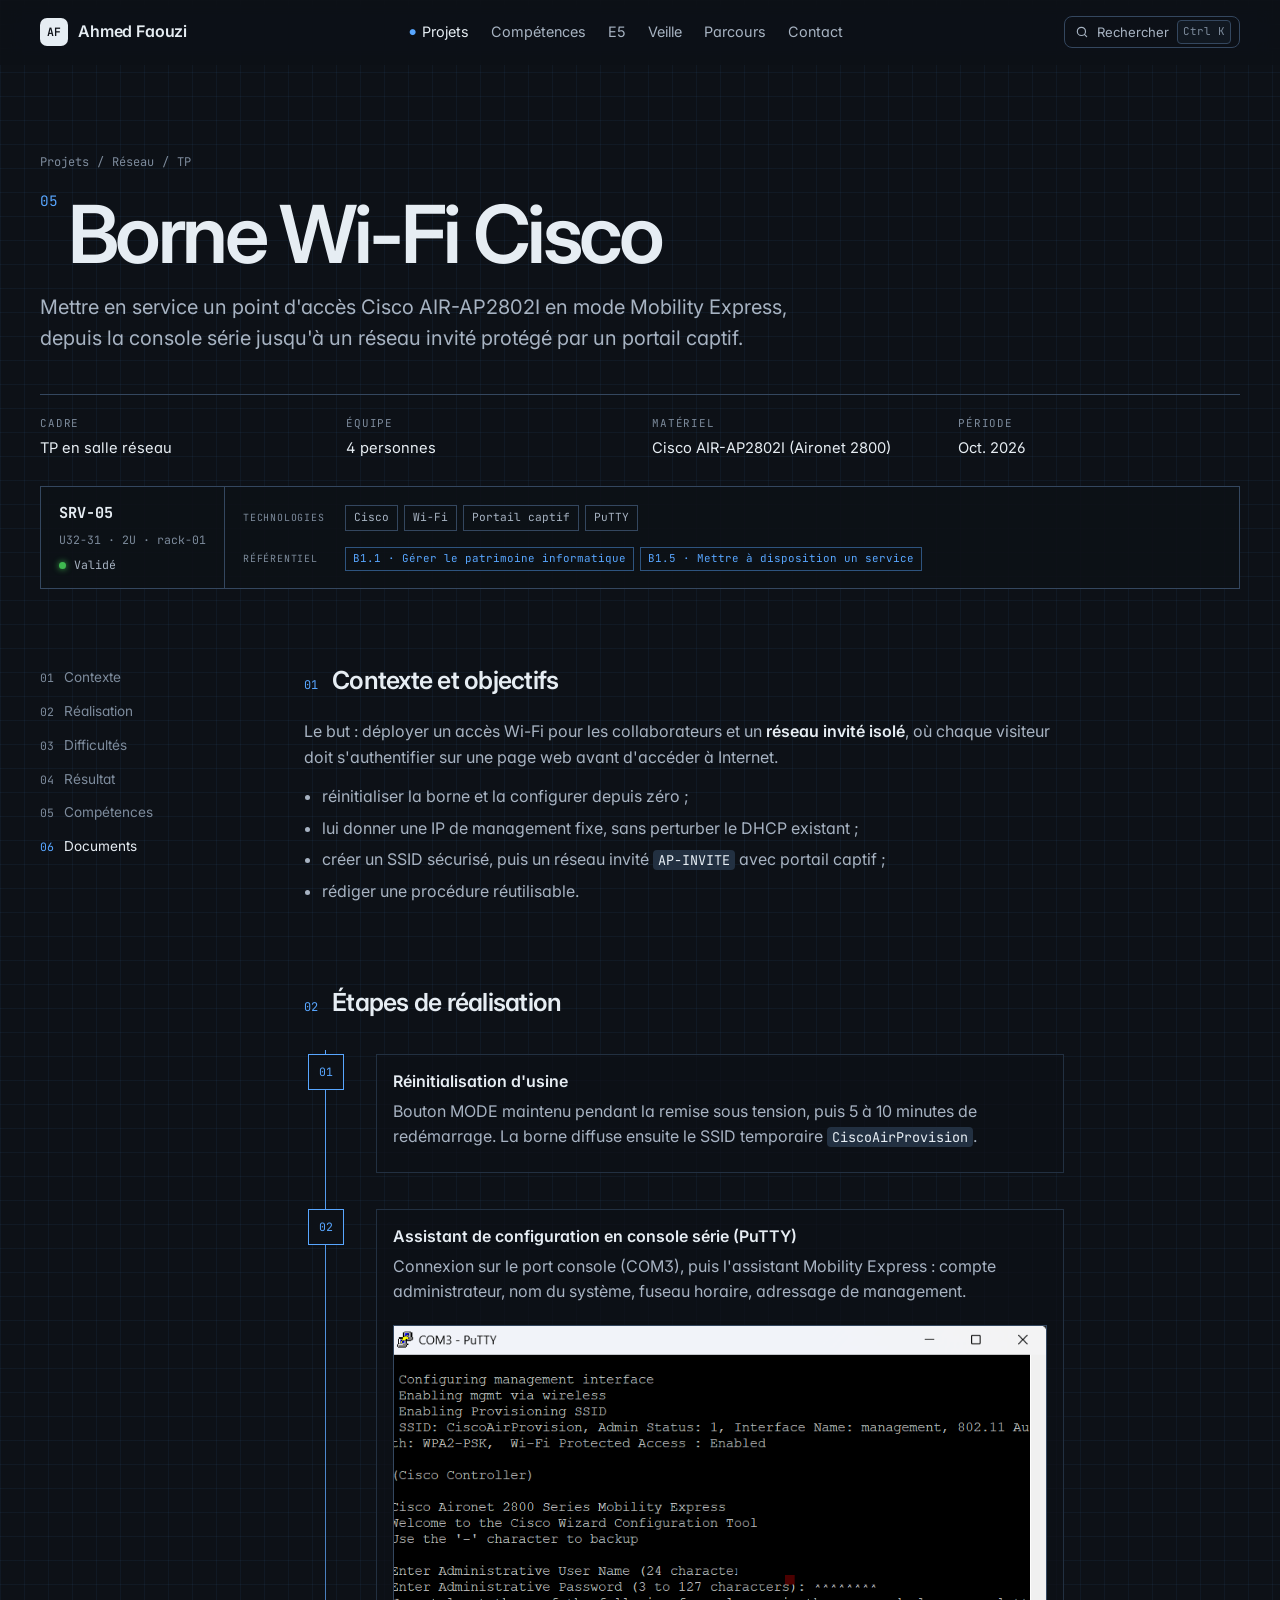
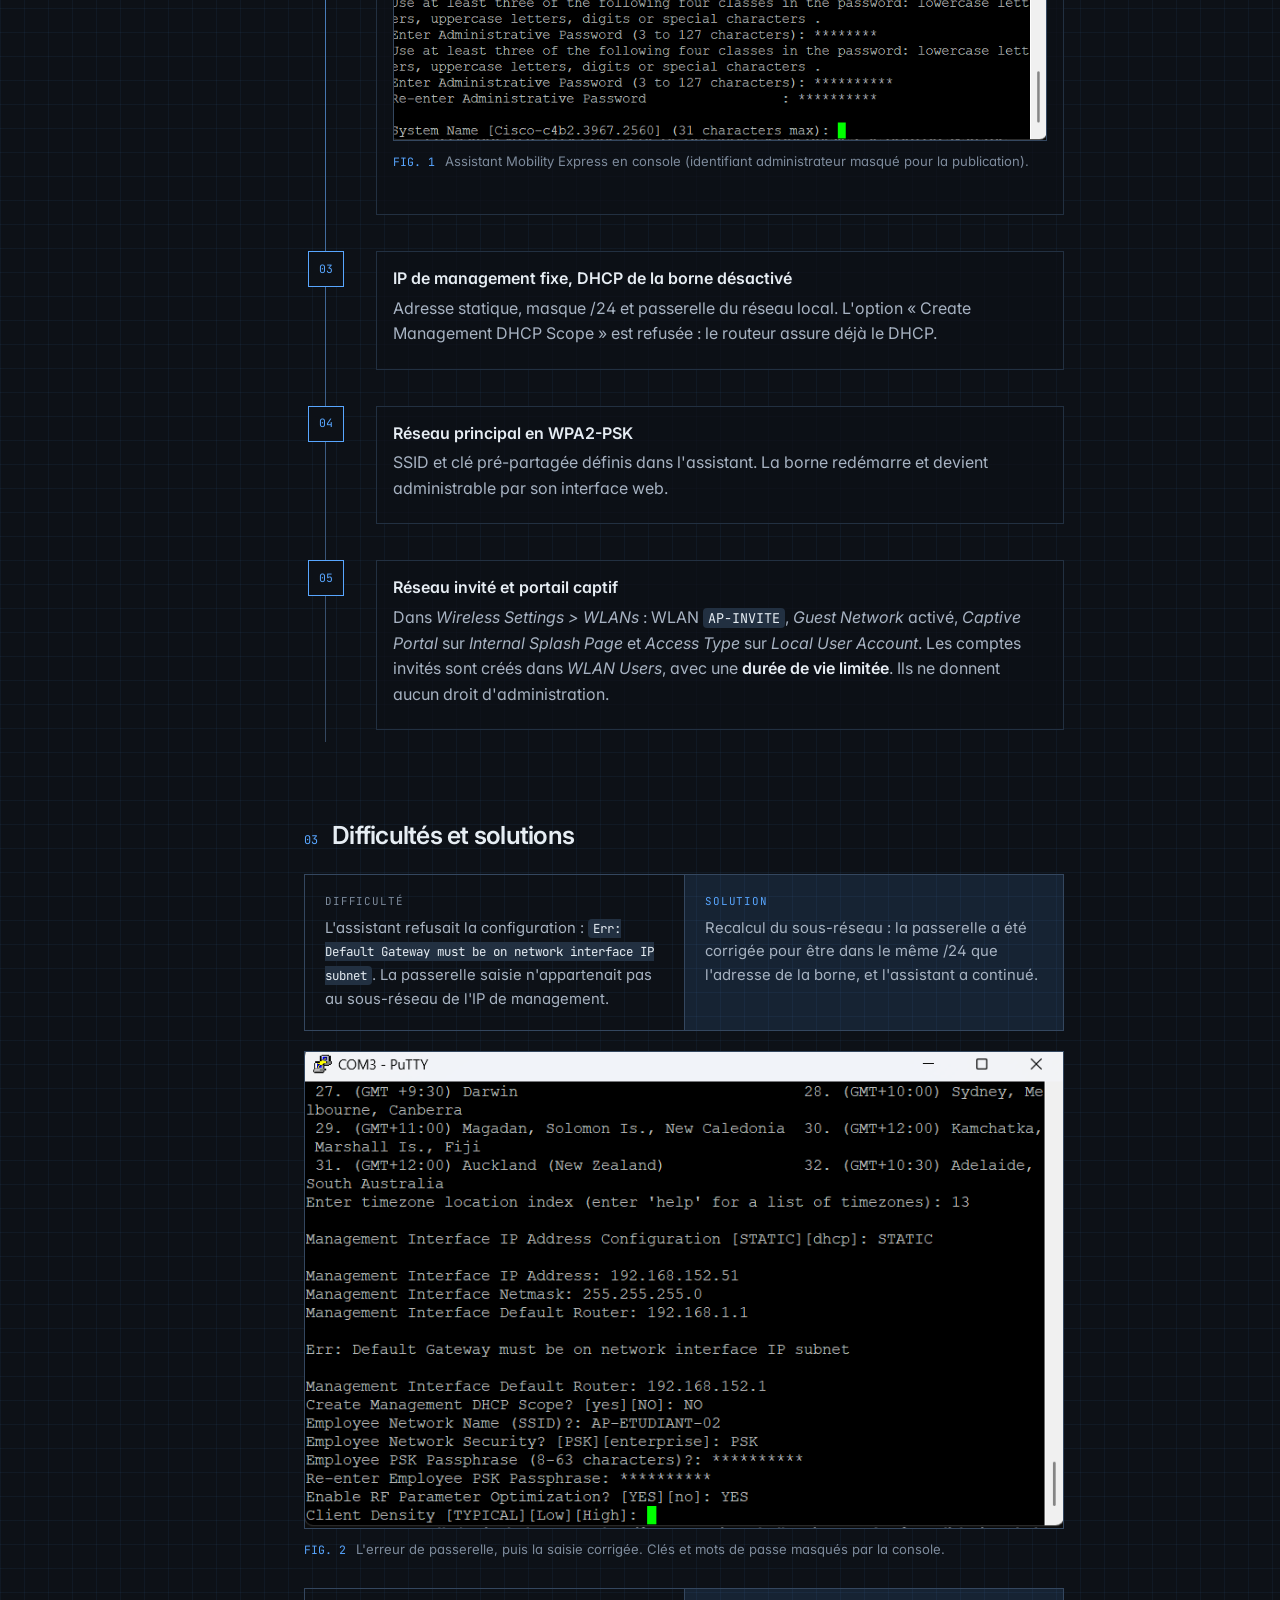
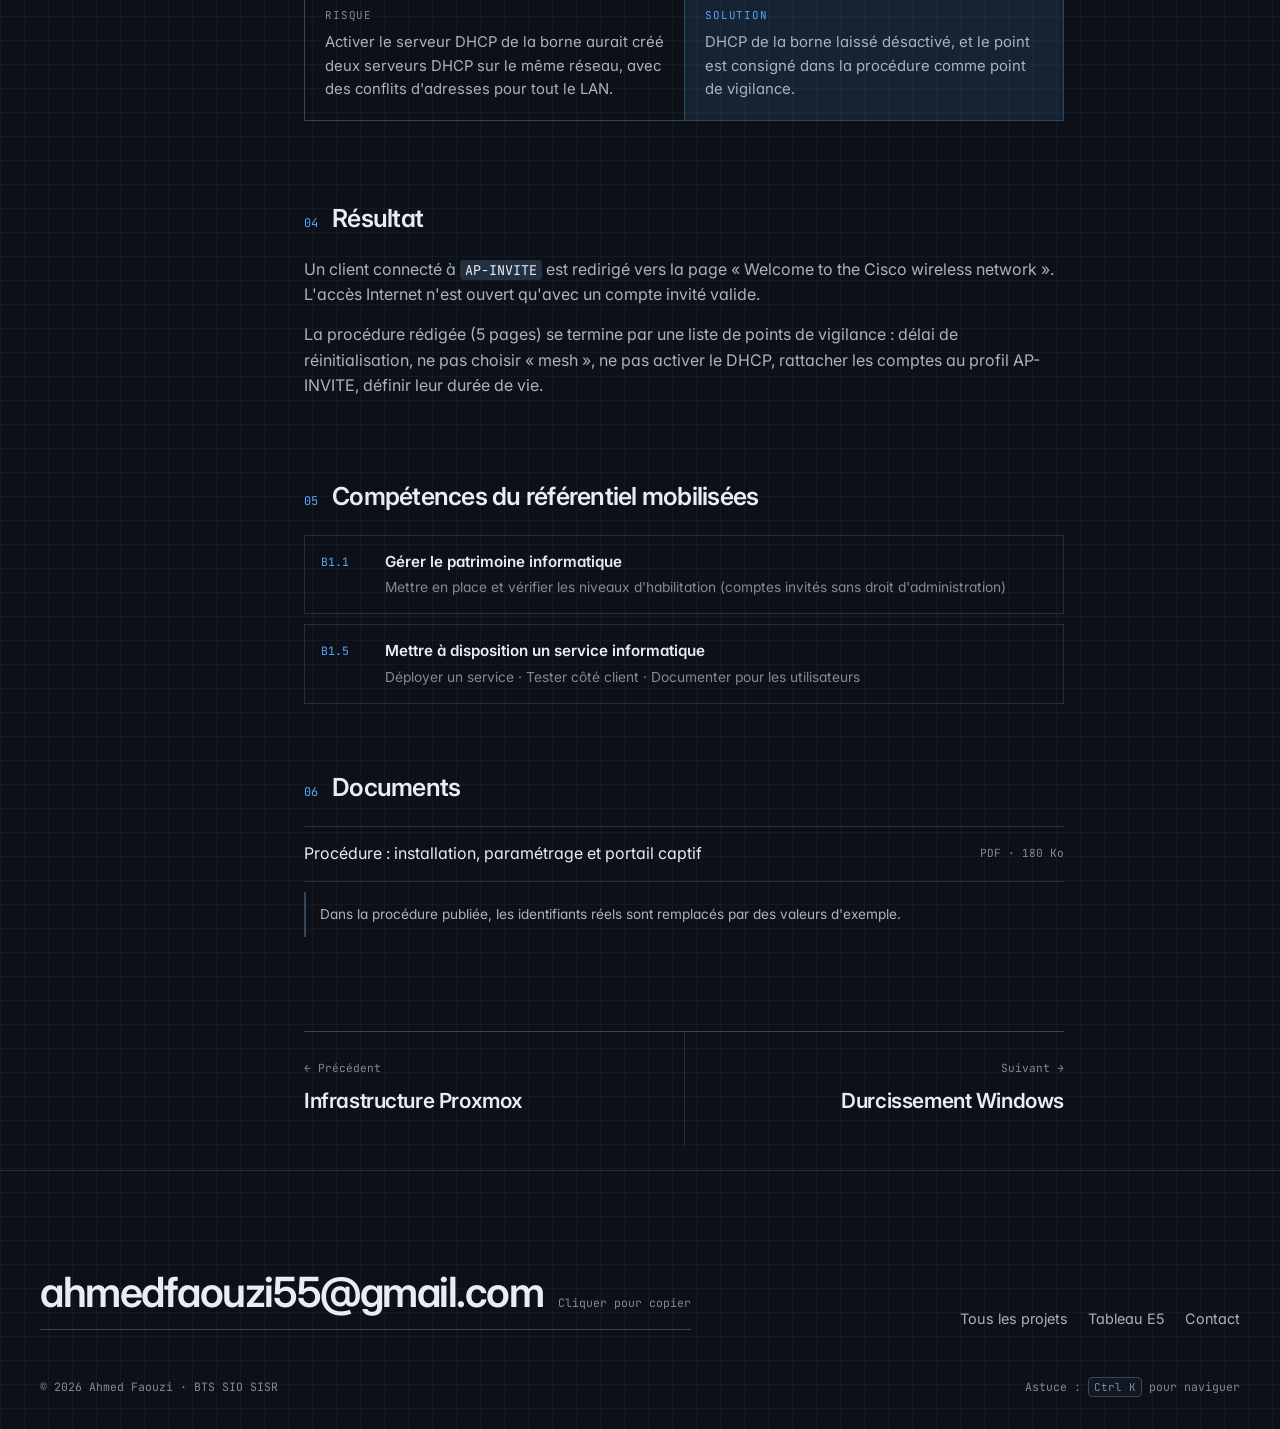
<file: projets/borne-wifi-cisco.html>
<!DOCTYPE html>
<html lang="fr">
<head>
    <meta charset="UTF-8">
    <meta name="viewport" content="width=device-width, initial-scale=1">
    <title>Borne Wi-Fi Cisco — Portail captif · Ahmed Faouzi</title>
    <meta name="description" content="Mise en service d'une borne Cisco AIR-AP2802I en Mobility Express : configuration en console, IP de management, WPA2-PSK et réseau invité à portail captif.">
    <link rel="preconnect" href="https://fonts.googleapis.com">
    <link rel="preconnect" href="https://fonts.gstatic.com" crossorigin>
    <link href="https://fonts.googleapis.com/css2?family=Inter:wght@400;500;600&family=JetBrains+Mono:wght@400;500&display=swap" rel="stylesheet">
    <link rel="stylesheet" href="../assets/css/style.css">
    <script>try{var t=localStorage.getItem("theme");if(t)document.documentElement.dataset.theme=t}catch(e){}</script>
</head>
<body data-base="../">

<header class="site-header">
    <div class="wrap nav">
        <a href="../index.html" class="brand" aria-label="Accueil"><span class="brand-mark">AF</span><span>Ahmed Faouzi</span></a>
        <nav aria-label="Navigation principale">
            <ul class="nav-links">
                <li><a href="../projects.html" aria-current="page">Projets</a></li>
                <li><a href="../competences.html">Compétences</a></li>
                <li><a href="../e5.html">E5</a></li>
                <li><a href="../veille.html">Veille</a></li>
                <li><a href="../about.html">Parcours</a></li>
                <li><a href="../contact.html">Contact</a></li>
            </ul>
        </nav>
        <div class="nav-tools">
            <button class="kbd-btn" data-palette aria-label="Ouvrir la palette de commandes">
                <svg viewBox="0 0 24 24" fill="none" stroke="currentColor" stroke-width="2" stroke-linecap="round" width="14" height="14"><circle cx="11" cy="11" r="7"/><path d="M20 20l-3.5-3.5"/></svg>
                <span class="kbd-label">Rechercher</span><kbd data-kbd-mod>Ctrl K</kbd>
            </button>
            <button class="icon-btn" data-theme-toggle aria-label="Changer de thème">
                <svg viewBox="0 0 24 24" fill="none" stroke="currentColor" stroke-width="1.8"><circle cx="12" cy="12" r="8"/><path d="M12 4a8 8 0 0 1 0 16z" fill="currentColor"/></svg>
            </button>
            <button class="icon-btn menu-btn" aria-label="Menu" aria-expanded="false">
                <svg viewBox="0 0 24 24" fill="none" stroke="currentColor" stroke-width="1.8" stroke-linecap="round"><path d="M4 8h16M4 16h16"/></svg>
            </button>
        </div>
    </div>
</header>

<main>
    <section class="case-head">
        <div class="wrap">
            <p class="crumbs"><a href="../projects.html">Projets</a><span>/</span><span>Réseau</span><span>/</span><span>TP</span></p>
            <h1><span class="idx">05</span>Borne Wi-Fi Cisco</h1>
            <p class="lead">Mettre en service un point d'accès Cisco AIR-AP2802I en mode Mobility Express, depuis la console série jusqu'à un réseau invité protégé par un portail captif.</p>
            <dl class="case-meta">
                <div><dt>Cadre</dt><dd>TP en salle réseau</dd></div>
                <div><dt>Équipe</dt><dd>4 personnes</dd></div>
                <div><dt>Matériel</dt><dd>Cisco AIR-AP2802I (Aironet 2800)</dd></div>
                <div><dt>Période</dt><dd>Oct. 2026</dd></div>
            </dl>
        </div>
    </section>

    <div class="wrap case">
        <ul class="toc" aria-label="Sommaire">
            <li><a href="#contexte"><span>01</span>Contexte</a></li>
            <li><a href="#realisation"><span>02</span>Réalisation</a></li>
            <li><a href="#difficultes"><span>03</span>Difficultés</a></li>
            <li><a href="#resultat"><span>04</span>Résultat</a></li>
            <li><a href="#competences"><span>05</span>Compétences</a></li>
            <li><a href="#documents"><span>06</span>Documents</a></li>
        </ul>

        <article class="case-body">
            <section class="block" id="contexte">
                <h2><span class="n">01</span>Contexte et objectifs</h2>
                <p>Le but : déployer un accès Wi-Fi pour les collaborateurs et un <strong>réseau invité isolé</strong>, où chaque visiteur doit s'authentifier sur une page web avant d'accéder à Internet.</p>
                <ul>
                    <li>réinitialiser la borne et la configurer depuis zéro ;</li>
                    <li>lui donner une IP de management fixe, sans perturber le DHCP existant ;</li>
                    <li>créer un SSID sécurisé, puis un réseau invité <code>AP-INVITE</code> avec portail captif ;</li>
                    <li>rédiger une procédure réutilisable.</li>
                </ul>
            </section>

            <section class="block" id="realisation">
                <h2><span class="n">02</span>Étapes de réalisation</h2>
                <ol class="steps">
                    <li><div>
                        <strong>Réinitialisation d'usine</strong>
                        <p>Bouton MODE maintenu pendant la remise sous tension, puis 5 à 10 minutes de redémarrage. La borne diffuse ensuite le SSID temporaire <code>CiscoAirProvision</code>.</p>
                    </div></li>
                    <li><div>
                        <strong>Assistant de configuration en console série (PuTTY)</strong>
                        <p>Connexion sur le port console (COM3), puis l'assistant Mobility Express : compte administrateur, nom du système, fuseau horaire, adressage de management.</p>
                        <figure class="fig">
                            <a href="../assets/img/wifi/01-assistant-console.png" target="_blank" rel="noopener"><img src="../assets/img/wifi/01-assistant-console.png" alt="PuTTY COM3 : assistant Cisco Mobility Express, saisie du compte administrateur (masquée)" loading="lazy"></a>
                            <figcaption><b>FIG. 1</b>Assistant Mobility Express en console (identifiant administrateur masqué pour la publication).</figcaption>
                        </figure>
                    </div></li>
                    <li><div>
                        <strong>IP de management fixe, DHCP de la borne désactivé</strong>
                        <p>Adresse statique, masque /24 et passerelle du réseau local. L'option « Create Management DHCP Scope » est refusée : le routeur assure déjà le DHCP.</p>
                    </div></li>
                    <li><div>
                        <strong>Réseau principal en WPA2-PSK</strong>
                        <p>SSID et clé pré-partagée définis dans l'assistant. La borne redémarre et devient administrable par son interface web.</p>
                    </div></li>
                    <li><div>
                        <strong>Réseau invité et portail captif</strong>
                        <p>Dans <em>Wireless Settings &gt; WLANs</em> : WLAN <code>AP-INVITE</code>, <em>Guest Network</em> activé, <em>Captive Portal</em> sur <em>Internal Splash Page</em> et <em>Access Type</em> sur <em>Local User Account</em>. Les comptes invités sont créés dans <em>WLAN Users</em>, avec une <strong>durée de vie limitée</strong>. Ils ne donnent aucun droit d'administration.</p>
                    </div></li>
                </ol>
            </section>

            <section class="block" id="difficultes">
                <h2><span class="n">03</span>Difficultés et solutions</h2>
                <div class="issue">
                    <div><span class="k">Difficulté</span><p>L'assistant refusait la configuration : <code>Err: Default Gateway must be on network interface IP subnet</code>. La passerelle saisie n'appartenait pas au sous-réseau de l'IP de management.</p></div>
                    <div><span class="k">Solution</span><p>Recalcul du sous-réseau : la passerelle a été corrigée pour être dans le même /24 que l'adresse de la borne, et l'assistant a continué.</p></div>
                </div>
                <figure class="fig">
                    <a href="../assets/img/wifi/02-erreur-passerelle.png" target="_blank" rel="noopener"><img src="../assets/img/wifi/02-erreur-passerelle.png" alt="PuTTY : erreur Default Gateway must be on network interface IP subnet, puis passerelle corrigée" loading="lazy"></a>
                    <figcaption><b>FIG. 2</b>L'erreur de passerelle, puis la saisie corrigée. Clés et mots de passe masqués par la console.</figcaption>
                </figure>
                <div class="issue">
                    <div><span class="k">Risque</span><p>Activer le serveur DHCP de la borne aurait créé deux serveurs DHCP sur le même réseau, avec des conflits d'adresses pour tout le LAN.</p></div>
                    <div><span class="k">Solution</span><p>DHCP de la borne laissé désactivé, et le point est consigné dans la procédure comme point de vigilance.</p></div>
                </div>
            </section>

            <section class="block" id="resultat">
                <h2><span class="n">04</span>Résultat</h2>
                <p>Un client connecté à <code>AP-INVITE</code> est redirigé vers la page « Welcome to the Cisco wireless network ». L'accès Internet n'est ouvert qu'avec un compte invité valide.</p>
                <p>La procédure rédigée (5 pages) se termine par une liste de points de vigilance : délai de réinitialisation, ne pas choisir « mesh », ne pas activer le DHCP, rattacher les comptes au profil AP-INVITE, définir leur durée de vie.</p>
            </section>

            <section class="block" id="competences">
                <h2><span class="n">05</span>Compétences du référentiel mobilisées</h2>
                <ul class="skills-ref">
                    <li><span class="code-ref">B1.1</span><div><strong>Gérer le patrimoine informatique</strong><span>Mettre en place et vérifier les niveaux d'habilitation (comptes invités sans droit d'administration)</span></div></li>
                    <li><span class="code-ref">B1.5</span><div><strong>Mettre à disposition un service informatique</strong><span>Déployer un service · Tester côté client · Documenter pour les utilisateurs</span></div></li>
                </ul>
            </section>

            <section class="block" id="documents">
                <h2><span class="n">06</span>Documents</h2>
                <ul class="downloads">
                    <li><a href="../assets/docs/Cisco-AP2802I-procedure-portail-captif.pdf" target="_blank" rel="noopener">Procédure : installation, paramétrage et portail captif <small>PDF · 180 Ko</small></a></li>
                </ul>
                <p class="note">Dans la procédure publiée, les identifiants réels sont remplacés par des valeurs d'exemple.</p>
            </section>

            <nav class="case-nav" aria-label="Projets voisins">
                <a href="infra-proxmox.html"><small>← Précédent</small><strong>Infrastructure Proxmox</strong></a>
                <a href="durcissement-windows.html"><small>Suivant →</small><strong>Durcissement Windows</strong></a>
            </nav>
        </article>
    </div>
</main>

<footer class="site-footer">
    <div class="wrap">
        <div class="footer-cta">
            <button class="copy-mail" data-copy-email>ahmedfaouzi55@gmail.com <span class="copy-hint">Cliquer pour copier</span></button>
            <ul class="footer-links">
                <li><a href="../projects.html">Tous les projets</a></li>
                <li><a href="../e5.html">Tableau E5</a></li>
                <li><a href="../contact.html">Contact</a></li>
            </ul>
        </div>
        <div class="footer-bottom">
            <span>© <span data-year>2026</span> Ahmed Faouzi · BTS SIO SISR</span>
            <span>Astuce : <kbd data-kbd-mod>Ctrl K</kbd> pour naviguer</span>
        </div>
    </div>
</footer>

<script src="../assets/js/projects.js"></script>
<script src="../assets/js/main.js"></script>
<script src="../assets/js/case.js"></script>
</body>
</html>
</file>
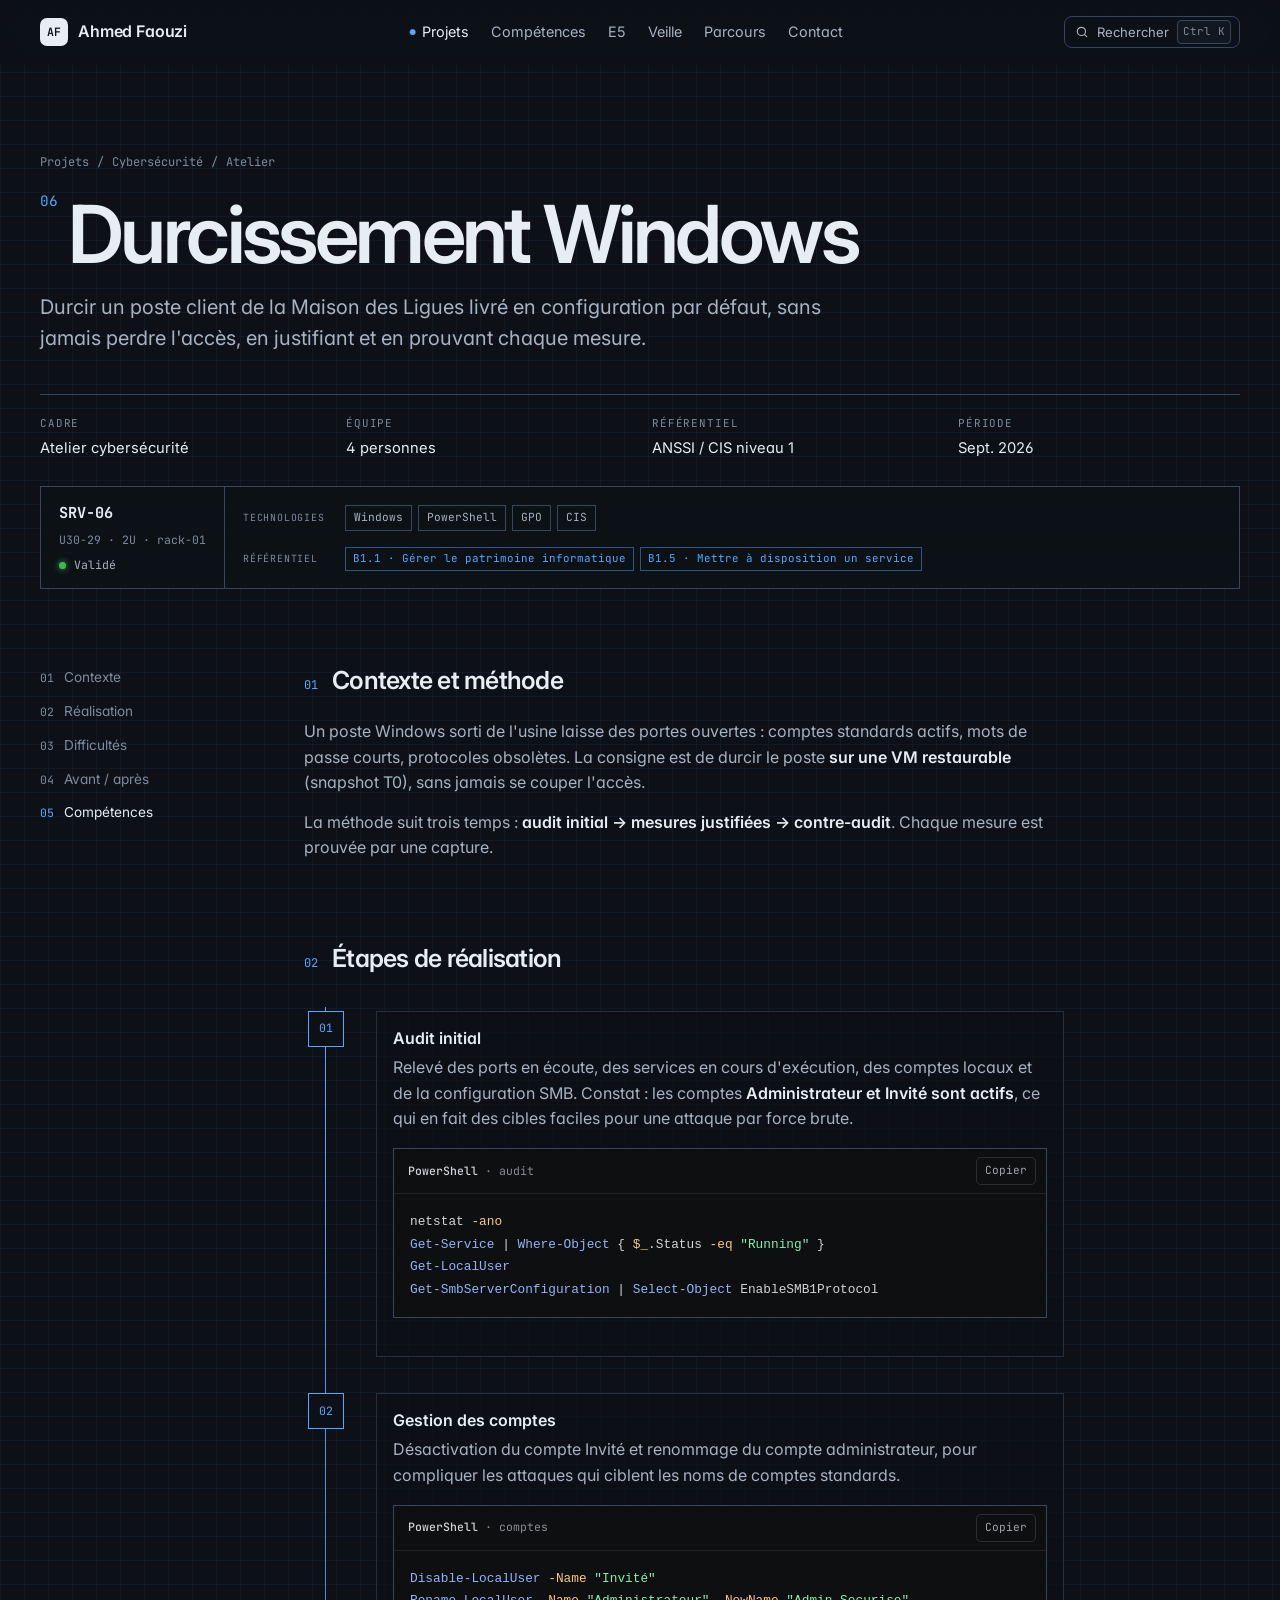
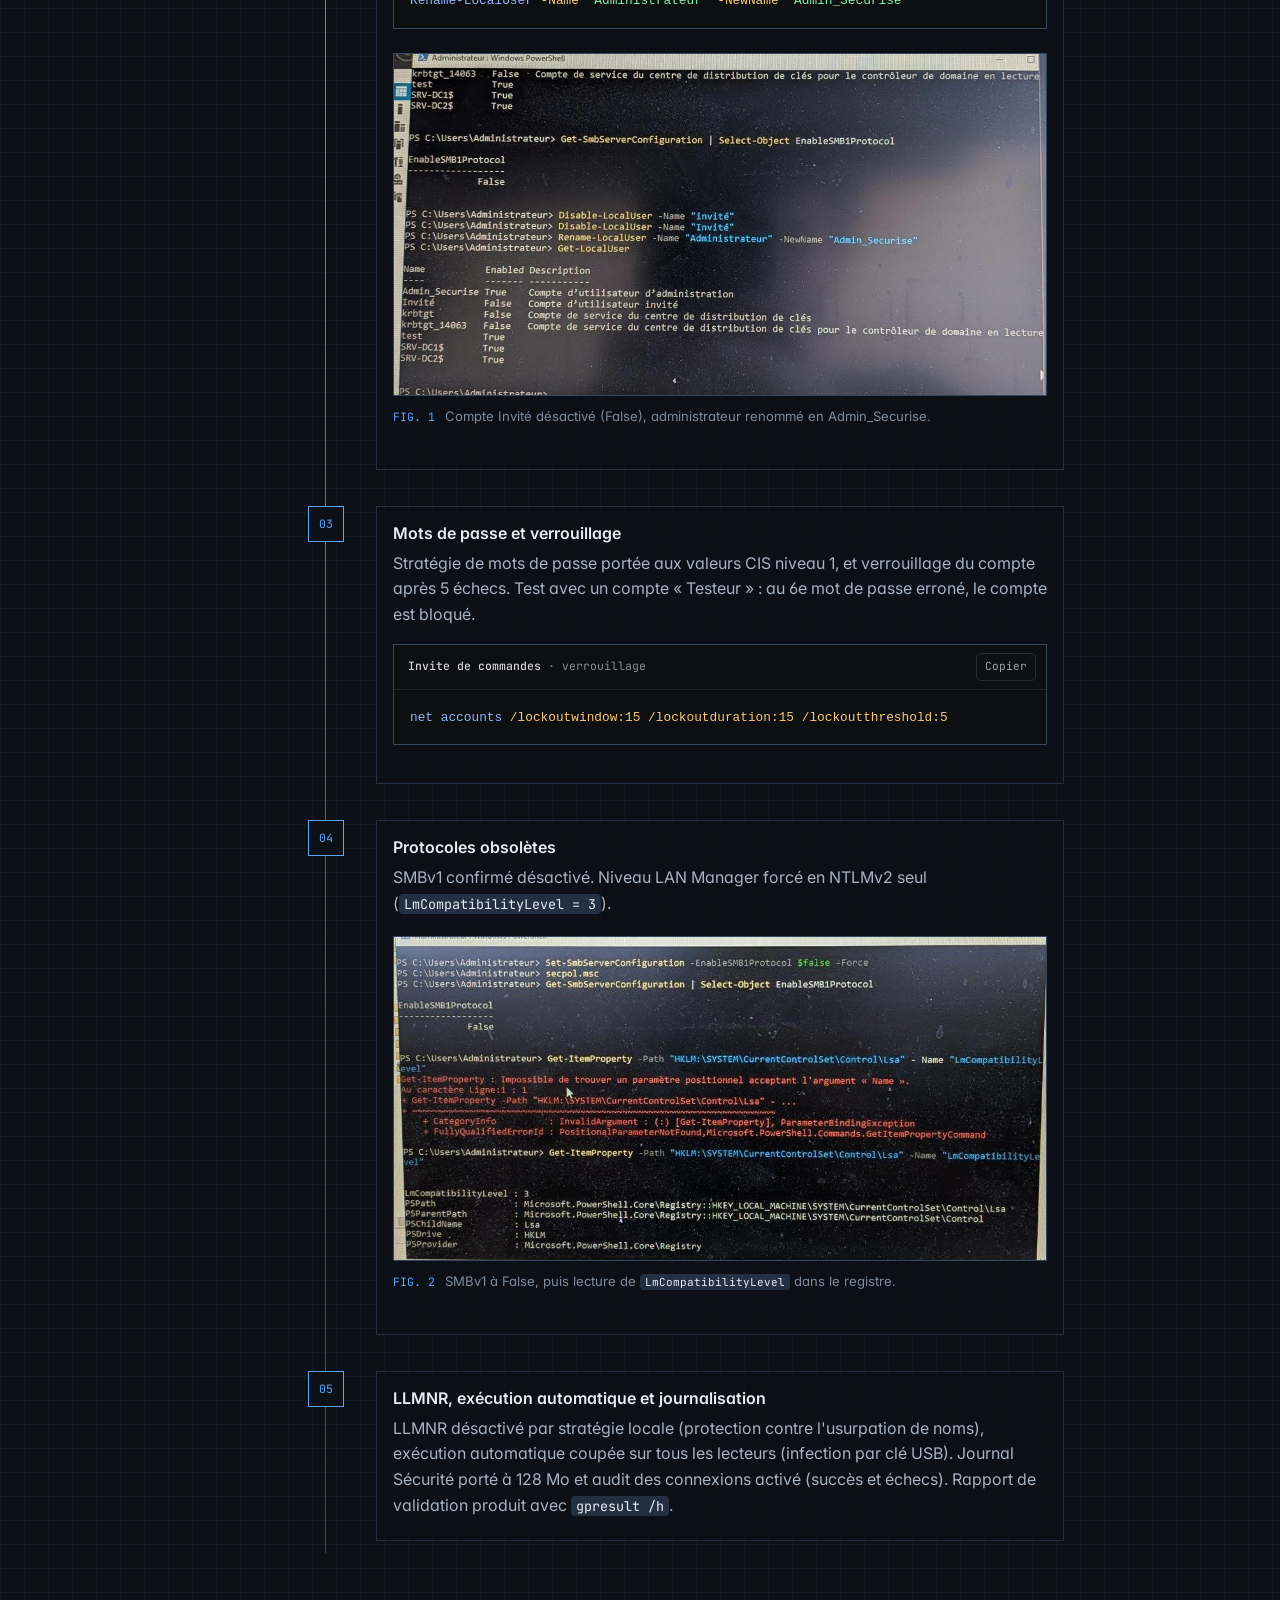
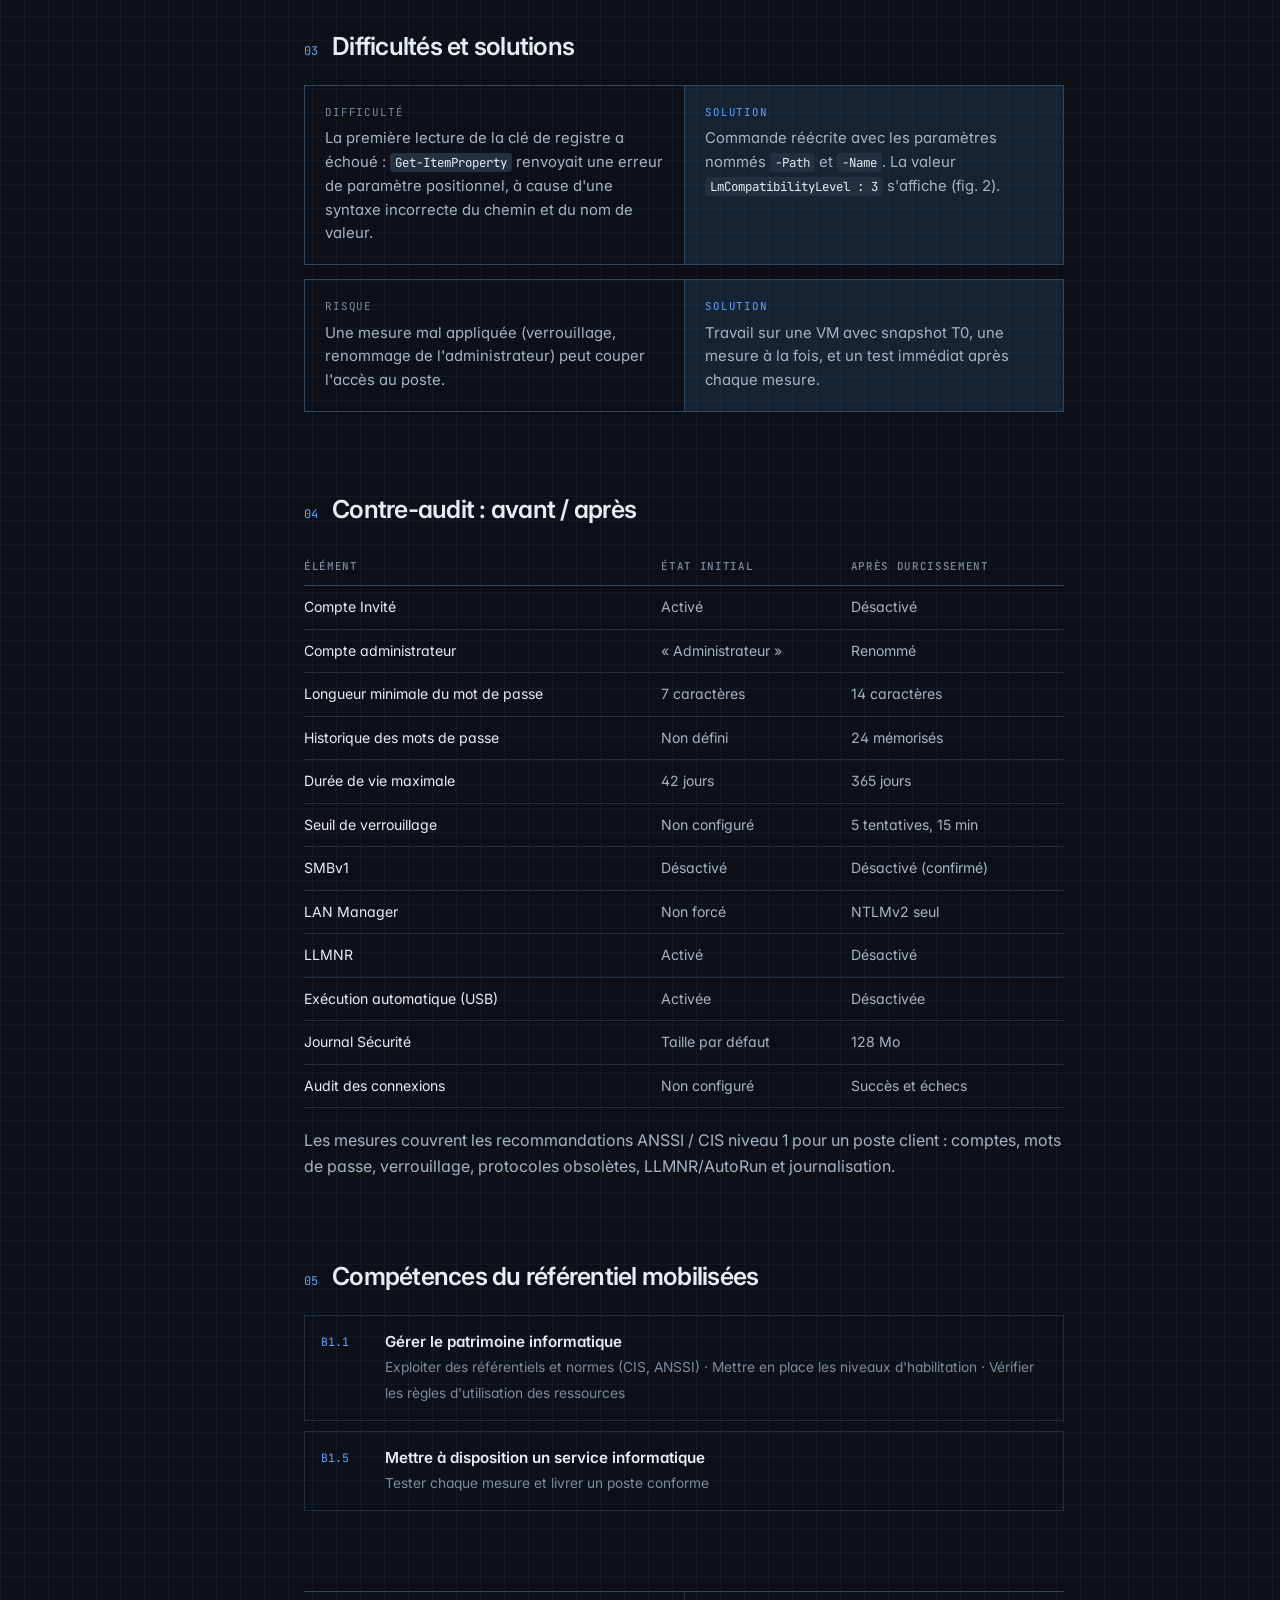
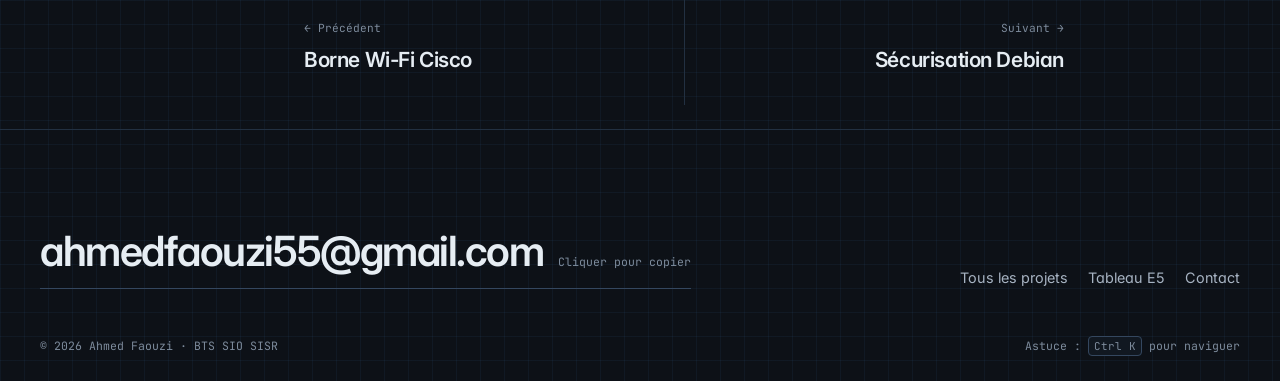
<file: projets/durcissement-windows.html>
<!DOCTYPE html>
<html lang="fr">
<head>
    <meta charset="UTF-8">
    <meta name="viewport" content="width=device-width, initial-scale=1">
    <title>Durcissement Windows — CIS niveau 1 · Ahmed Faouzi</title>
    <meta name="description" content="Durcissement d'un poste client Windows de la M2L selon les recommandations ANSSI / CIS niveau 1 : comptes, mots de passe, verrouillage, SMBv1, NTLMv2, LLMNR, journalisation.">
    <link rel="preconnect" href="https://fonts.googleapis.com">
    <link rel="preconnect" href="https://fonts.gstatic.com" crossorigin>
    <link href="https://fonts.googleapis.com/css2?family=Inter:wght@400;500;600&family=JetBrains+Mono:wght@400;500&display=swap" rel="stylesheet">
    <link rel="stylesheet" href="../assets/css/style.css">
    <script>try{var t=localStorage.getItem("theme");if(t)document.documentElement.dataset.theme=t}catch(e){}</script>
</head>
<body data-base="../">

<header class="site-header">
    <div class="wrap nav">
        <a href="../index.html" class="brand" aria-label="Accueil"><span class="brand-mark">AF</span><span>Ahmed Faouzi</span></a>
        <nav aria-label="Navigation principale">
            <ul class="nav-links">
                <li><a href="../projects.html" aria-current="page">Projets</a></li>
                <li><a href="../competences.html">Compétences</a></li>
                <li><a href="../e5.html">E5</a></li>
                <li><a href="../veille.html">Veille</a></li>
                <li><a href="../about.html">Parcours</a></li>
                <li><a href="../contact.html">Contact</a></li>
            </ul>
        </nav>
        <div class="nav-tools">
            <button class="kbd-btn" data-palette aria-label="Ouvrir la palette de commandes">
                <svg viewBox="0 0 24 24" fill="none" stroke="currentColor" stroke-width="2" stroke-linecap="round" width="14" height="14"><circle cx="11" cy="11" r="7"/><path d="M20 20l-3.5-3.5"/></svg>
                <span class="kbd-label">Rechercher</span><kbd data-kbd-mod>Ctrl K</kbd>
            </button>
            <button class="icon-btn" data-theme-toggle aria-label="Changer de thème">
                <svg viewBox="0 0 24 24" fill="none" stroke="currentColor" stroke-width="1.8"><circle cx="12" cy="12" r="8"/><path d="M12 4a8 8 0 0 1 0 16z" fill="currentColor"/></svg>
            </button>
            <button class="icon-btn menu-btn" aria-label="Menu" aria-expanded="false">
                <svg viewBox="0 0 24 24" fill="none" stroke="currentColor" stroke-width="1.8" stroke-linecap="round"><path d="M4 8h16M4 16h16"/></svg>
            </button>
        </div>
    </div>
</header>

<main>
    <section class="case-head">
        <div class="wrap">
            <p class="crumbs"><a href="../projects.html">Projets</a><span>/</span><span>Cybersécurité</span><span>/</span><span>Atelier</span></p>
            <h1><span class="idx">06</span>Durcissement Windows</h1>
            <p class="lead">Durcir un poste client de la Maison des Ligues livré en configuration par défaut, sans jamais perdre l'accès, en justifiant et en prouvant chaque mesure.</p>
            <dl class="case-meta">
                <div><dt>Cadre</dt><dd>Atelier cybersécurité</dd></div>
                <div><dt>Équipe</dt><dd>4 personnes</dd></div>
                <div><dt>Référentiel</dt><dd>ANSSI / CIS niveau 1</dd></div>
                <div><dt>Période</dt><dd>Sept. 2026</dd></div>
            </dl>
        </div>
    </section>

    <div class="wrap case">
        <ul class="toc" aria-label="Sommaire">
            <li><a href="#contexte"><span>01</span>Contexte</a></li>
            <li><a href="#realisation"><span>02</span>Réalisation</a></li>
            <li><a href="#difficultes"><span>03</span>Difficultés</a></li>
            <li><a href="#resultat"><span>04</span>Avant / après</a></li>
            <li><a href="#competences"><span>05</span>Compétences</a></li>
        </ul>

        <article class="case-body">
            <section class="block" id="contexte">
                <h2><span class="n">01</span>Contexte et méthode</h2>
                <p>Un poste Windows sorti de l'usine laisse des portes ouvertes : comptes standards actifs, mots de passe courts, protocoles obsolètes. La consigne est de durcir le poste <strong>sur une VM restaurable</strong> (snapshot T0), sans jamais se couper l'accès.</p>
                <p>La méthode suit trois temps : <strong>audit initial → mesures justifiées → contre-audit</strong>. Chaque mesure est prouvée par une capture.</p>
            </section>

            <section class="block" id="realisation">
                <h2><span class="n">02</span>Étapes de réalisation</h2>
                <ol class="steps">
                    <li><div>
                        <strong>Audit initial</strong>
                        <p>Relevé des ports en écoute, des services en cours d'exécution, des comptes locaux et de la configuration SMB. Constat : les comptes <strong>Administrateur et Invité sont actifs</strong>, ce qui en fait des cibles faciles pour une attaque par force brute.</p>
                        <div class="code">
                            <div class="code-head"><span><b>PowerShell</b> · audit</span><button class="code-copy" type="button">Copier</button></div>
<pre><code data-lang="powershell">netstat -ano
Get-Service | Where-Object { $_.Status -eq "Running" }
Get-LocalUser
Get-SmbServerConfiguration | Select-Object EnableSMB1Protocol</code></pre>
                        </div>
                    </div></li>
                    <li><div>
                        <strong>Gestion des comptes</strong>
                        <p>Désactivation du compte Invité et renommage du compte administrateur, pour compliquer les attaques qui ciblent les noms de comptes standards.</p>
                        <div class="code">
                            <div class="code-head"><span><b>PowerShell</b> · comptes</span><button class="code-copy" type="button">Copier</button></div>
<pre><code data-lang="powershell">Disable-LocalUser -Name "Invité"
Rename-LocalUser -Name "Administrateur" -NewName "Admin_Securise"</code></pre>
                        </div>
                        <figure class="fig">
                            <a href="../assets/img/windows/01-comptes.jpg" target="_blank" rel="noopener"><img src="../assets/img/windows/01-comptes.jpg" alt="PowerShell : Invité désactivé, Administrateur renommé Admin_Securise, contrôle avec Get-LocalUser" loading="lazy"></a>
                            <figcaption><b>FIG. 1</b>Compte Invité désactivé (False), administrateur renommé en Admin_Securise.</figcaption>
                        </figure>
                    </div></li>
                    <li><div>
                        <strong>Mots de passe et verrouillage</strong>
                        <p>Stratégie de mots de passe portée aux valeurs CIS niveau 1, et verrouillage du compte après 5 échecs. Test avec un compte « Testeur » : au 6e mot de passe erroné, le compte est bloqué.</p>
                        <div class="code">
                            <div class="code-head"><span><b>Invite de commandes</b> · verrouillage</span><button class="code-copy" type="button">Copier</button></div>
<pre><code data-lang="cmd">net accounts /lockoutwindow:15 /lockoutduration:15 /lockoutthreshold:5</code></pre>
                        </div>
                    </div></li>
                    <li><div>
                        <strong>Protocoles obsolètes</strong>
                        <p>SMBv1 confirmé désactivé. Niveau LAN Manager forcé en NTLMv2 seul (<code>LmCompatibilityLevel = 3</code>).</p>
                        <figure class="fig">
                            <a href="../assets/img/windows/02-smb-ntlm.jpg" target="_blank" rel="noopener"><img src="../assets/img/windows/02-smb-ntlm.jpg" alt="PowerShell : SMBv1 désactivé et clé LmCompatibilityLevel à 3 dans HKLM\SYSTEM\CurrentControlSet\Control\Lsa" loading="lazy"></a>
                            <figcaption><b>FIG. 2</b>SMBv1 à False, puis lecture de <code>LmCompatibilityLevel</code> dans le registre.</figcaption>
                        </figure>
                    </div></li>
                    <li><div>
                        <strong>LLMNR, exécution automatique et journalisation</strong>
                        <p>LLMNR désactivé par stratégie locale (protection contre l'usurpation de noms), exécution automatique coupée sur tous les lecteurs (infection par clé USB). Journal Sécurité porté à 128 Mo et audit des connexions activé (succès et échecs). Rapport de validation produit avec <code>gpresult /h</code>.</p>
                    </div></li>
                </ol>
            </section>

            <section class="block" id="difficultes">
                <h2><span class="n">03</span>Difficultés et solutions</h2>
                <div class="issue">
                    <div><span class="k">Difficulté</span><p>La première lecture de la clé de registre a échoué : <code>Get-ItemProperty</code> renvoyait une erreur de paramètre positionnel, à cause d'une syntaxe incorrecte du chemin et du nom de valeur.</p></div>
                    <div><span class="k">Solution</span><p>Commande réécrite avec les paramètres nommés <code>-Path</code> et <code>-Name</code>. La valeur <code>LmCompatibilityLevel : 3</code> s'affiche (fig. 2).</p></div>
                </div>
                <div class="issue">
                    <div><span class="k">Risque</span><p>Une mesure mal appliquée (verrouillage, renommage de l'administrateur) peut couper l'accès au poste.</p></div>
                    <div><span class="k">Solution</span><p>Travail sur une VM avec snapshot T0, une mesure à la fois, et un test immédiat après chaque mesure.</p></div>
                </div>
            </section>

            <section class="block" id="resultat">
                <h2><span class="n">04</span>Contre-audit : avant / après</h2>
                <div class="table-scroll"><table class="data-table">
                    <thead><tr><th>Élément</th><th>État initial</th><th>Après durcissement</th></tr></thead>
                    <tbody>
                        <tr><td>Compte Invité</td><td>Activé</td><td>Désactivé</td></tr>
                        <tr><td>Compte administrateur</td><td>« Administrateur »</td><td>Renommé</td></tr>
                        <tr><td>Longueur minimale du mot de passe</td><td>7 caractères</td><td>14 caractères</td></tr>
                        <tr><td>Historique des mots de passe</td><td>Non défini</td><td>24 mémorisés</td></tr>
                        <tr><td>Durée de vie maximale</td><td>42 jours</td><td>365 jours</td></tr>
                        <tr><td>Seuil de verrouillage</td><td>Non configuré</td><td>5 tentatives, 15 min</td></tr>
                        <tr><td>SMBv1</td><td>Désactivé</td><td>Désactivé (confirmé)</td></tr>
                        <tr><td>LAN Manager</td><td>Non forcé</td><td>NTLMv2 seul</td></tr>
                        <tr><td>LLMNR</td><td>Activé</td><td>Désactivé</td></tr>
                        <tr><td>Exécution automatique (USB)</td><td>Activée</td><td>Désactivée</td></tr>
                        <tr><td>Journal Sécurité</td><td>Taille par défaut</td><td>128 Mo</td></tr>
                        <tr><td>Audit des connexions</td><td>Non configuré</td><td>Succès et échecs</td></tr>
                    </tbody>
                </table></div>
                <p>Les mesures couvrent les recommandations ANSSI / CIS niveau 1 pour un poste client : comptes, mots de passe, verrouillage, protocoles obsolètes, LLMNR/AutoRun et journalisation.</p>
            </section>

            <section class="block" id="competences">
                <h2><span class="n">05</span>Compétences du référentiel mobilisées</h2>
                <ul class="skills-ref">
                    <li><span class="code-ref">B1.1</span><div><strong>Gérer le patrimoine informatique</strong><span>Exploiter des référentiels et normes (CIS, ANSSI) · Mettre en place les niveaux d'habilitation · Vérifier les règles d'utilisation des ressources</span></div></li>
                    <li><span class="code-ref">B1.5</span><div><strong>Mettre à disposition un service informatique</strong><span>Tester chaque mesure et livrer un poste conforme</span></div></li>
                </ul>
            </section>

            <nav class="case-nav" aria-label="Projets voisins">
                <a href="borne-wifi-cisco.html"><small>← Précédent</small><strong>Borne Wi-Fi Cisco</strong></a>
                <a href="securisation-debian.html"><small>Suivant →</small><strong>Sécurisation Debian</strong></a>
            </nav>
        </article>
    </div>
</main>

<footer class="site-footer">
    <div class="wrap">
        <div class="footer-cta">
            <button class="copy-mail" data-copy-email>ahmedfaouzi55@gmail.com <span class="copy-hint">Cliquer pour copier</span></button>
            <ul class="footer-links">
                <li><a href="../projects.html">Tous les projets</a></li>
                <li><a href="../e5.html">Tableau E5</a></li>
                <li><a href="../contact.html">Contact</a></li>
            </ul>
        </div>
        <div class="footer-bottom">
            <span>© <span data-year>2026</span> Ahmed Faouzi · BTS SIO SISR</span>
            <span>Astuce : <kbd data-kbd-mod>Ctrl K</kbd> pour naviguer</span>
        </div>
    </div>
</footer>

<script src="../assets/js/projects.js"></script>
<script src="../assets/js/main.js"></script>
<script src="../assets/js/case.js"></script>
</body>
</html>
</file>
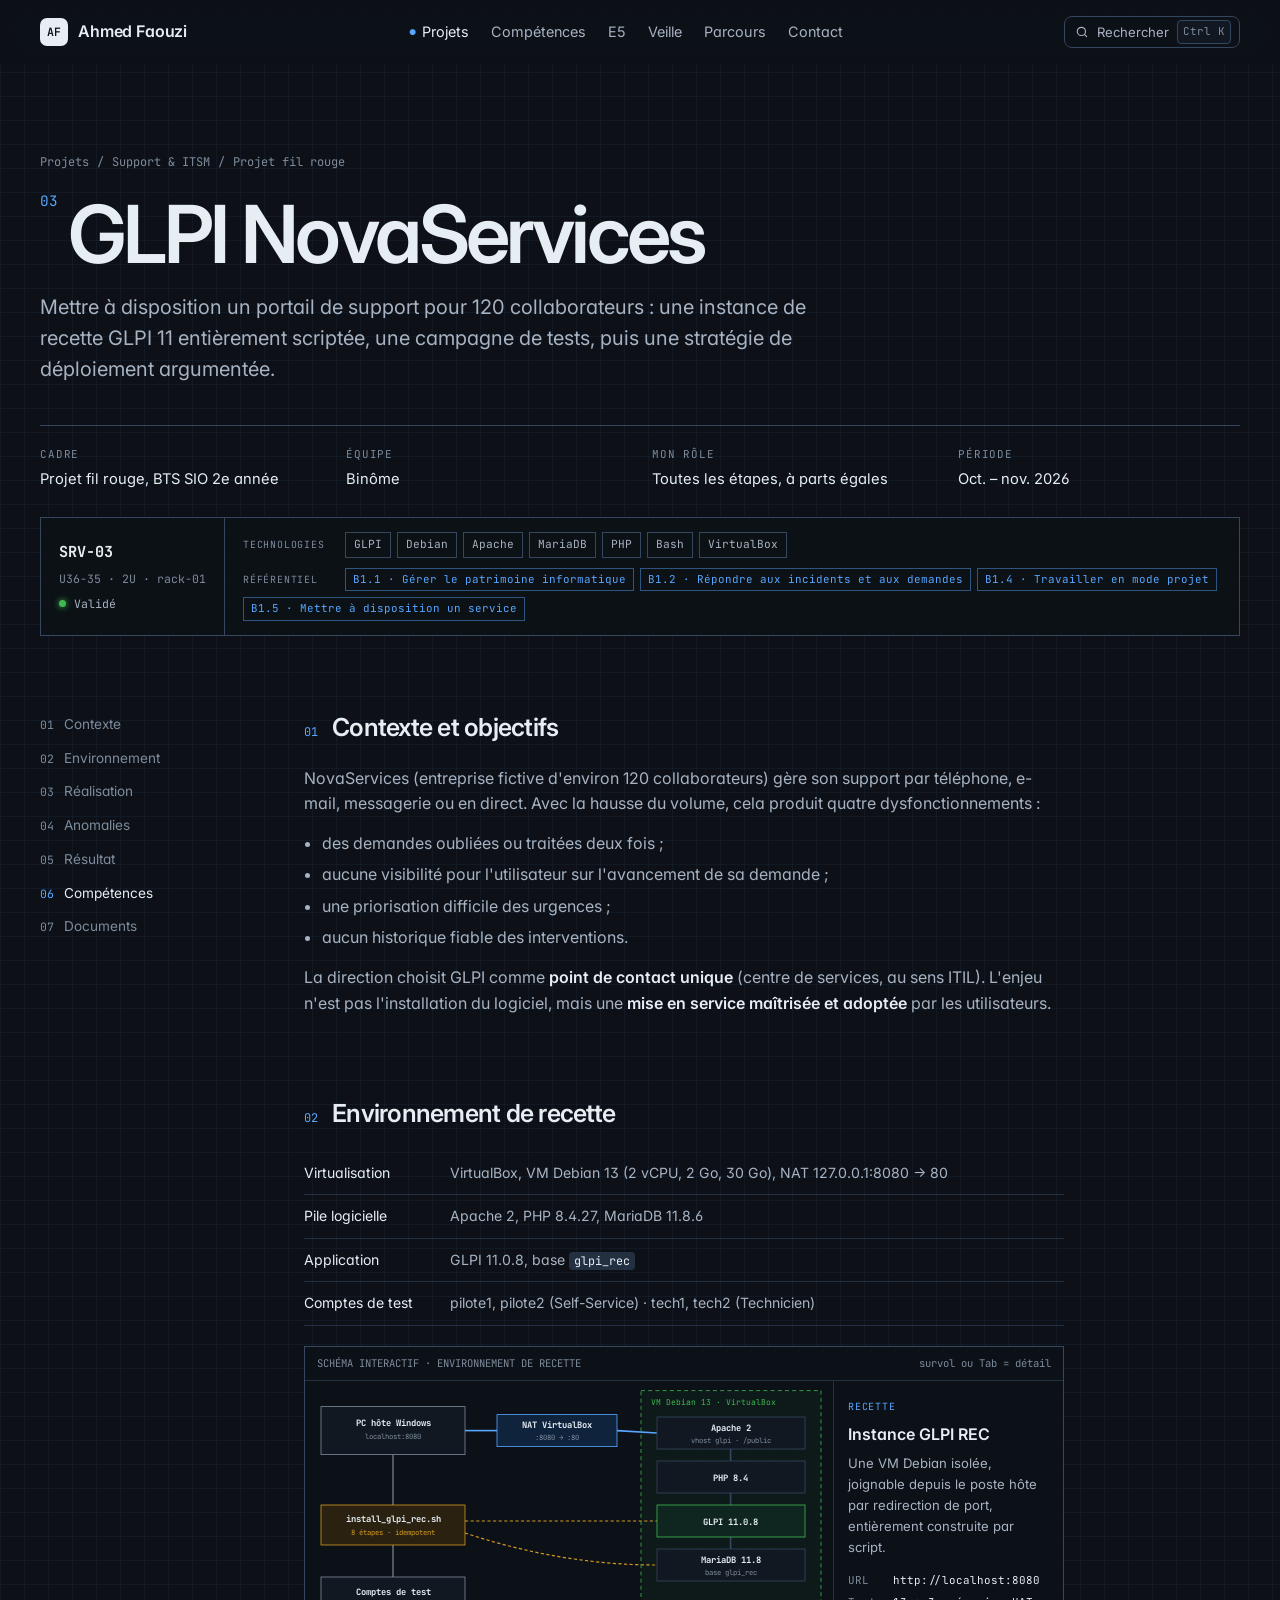
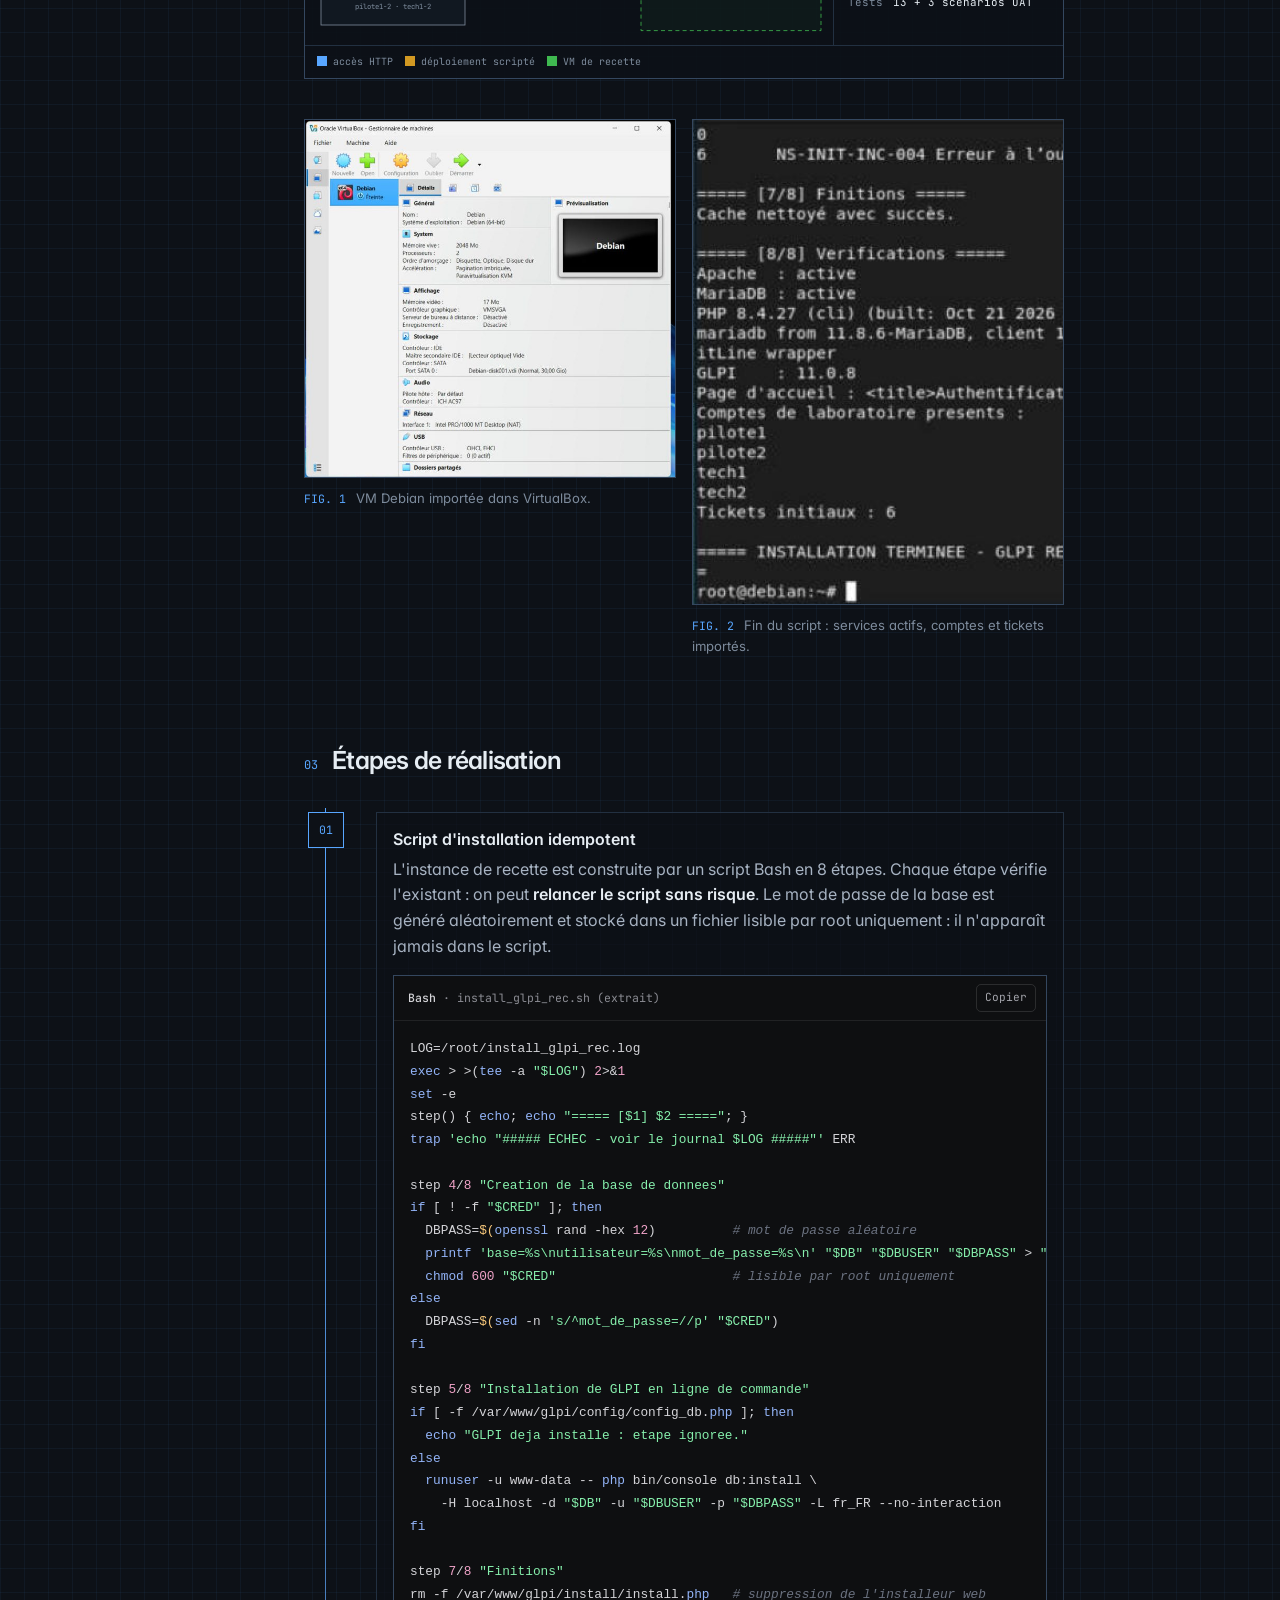
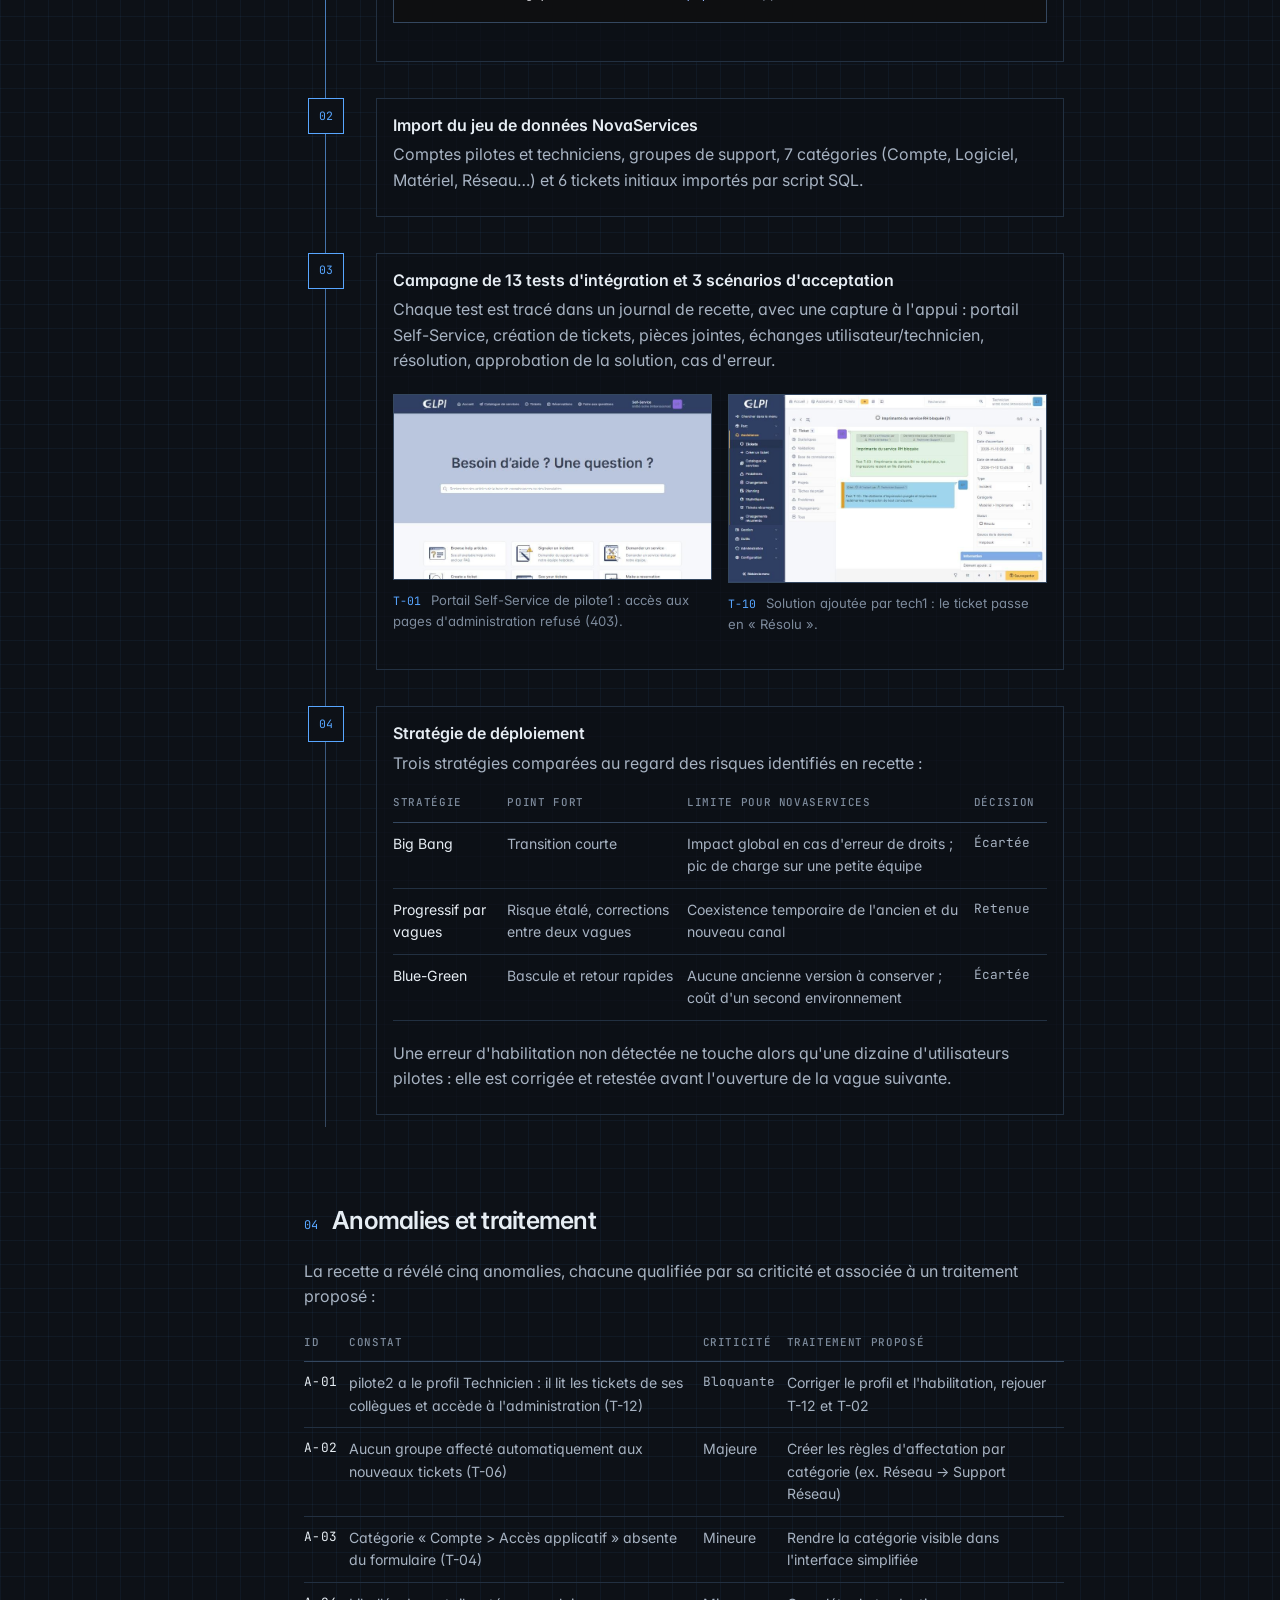
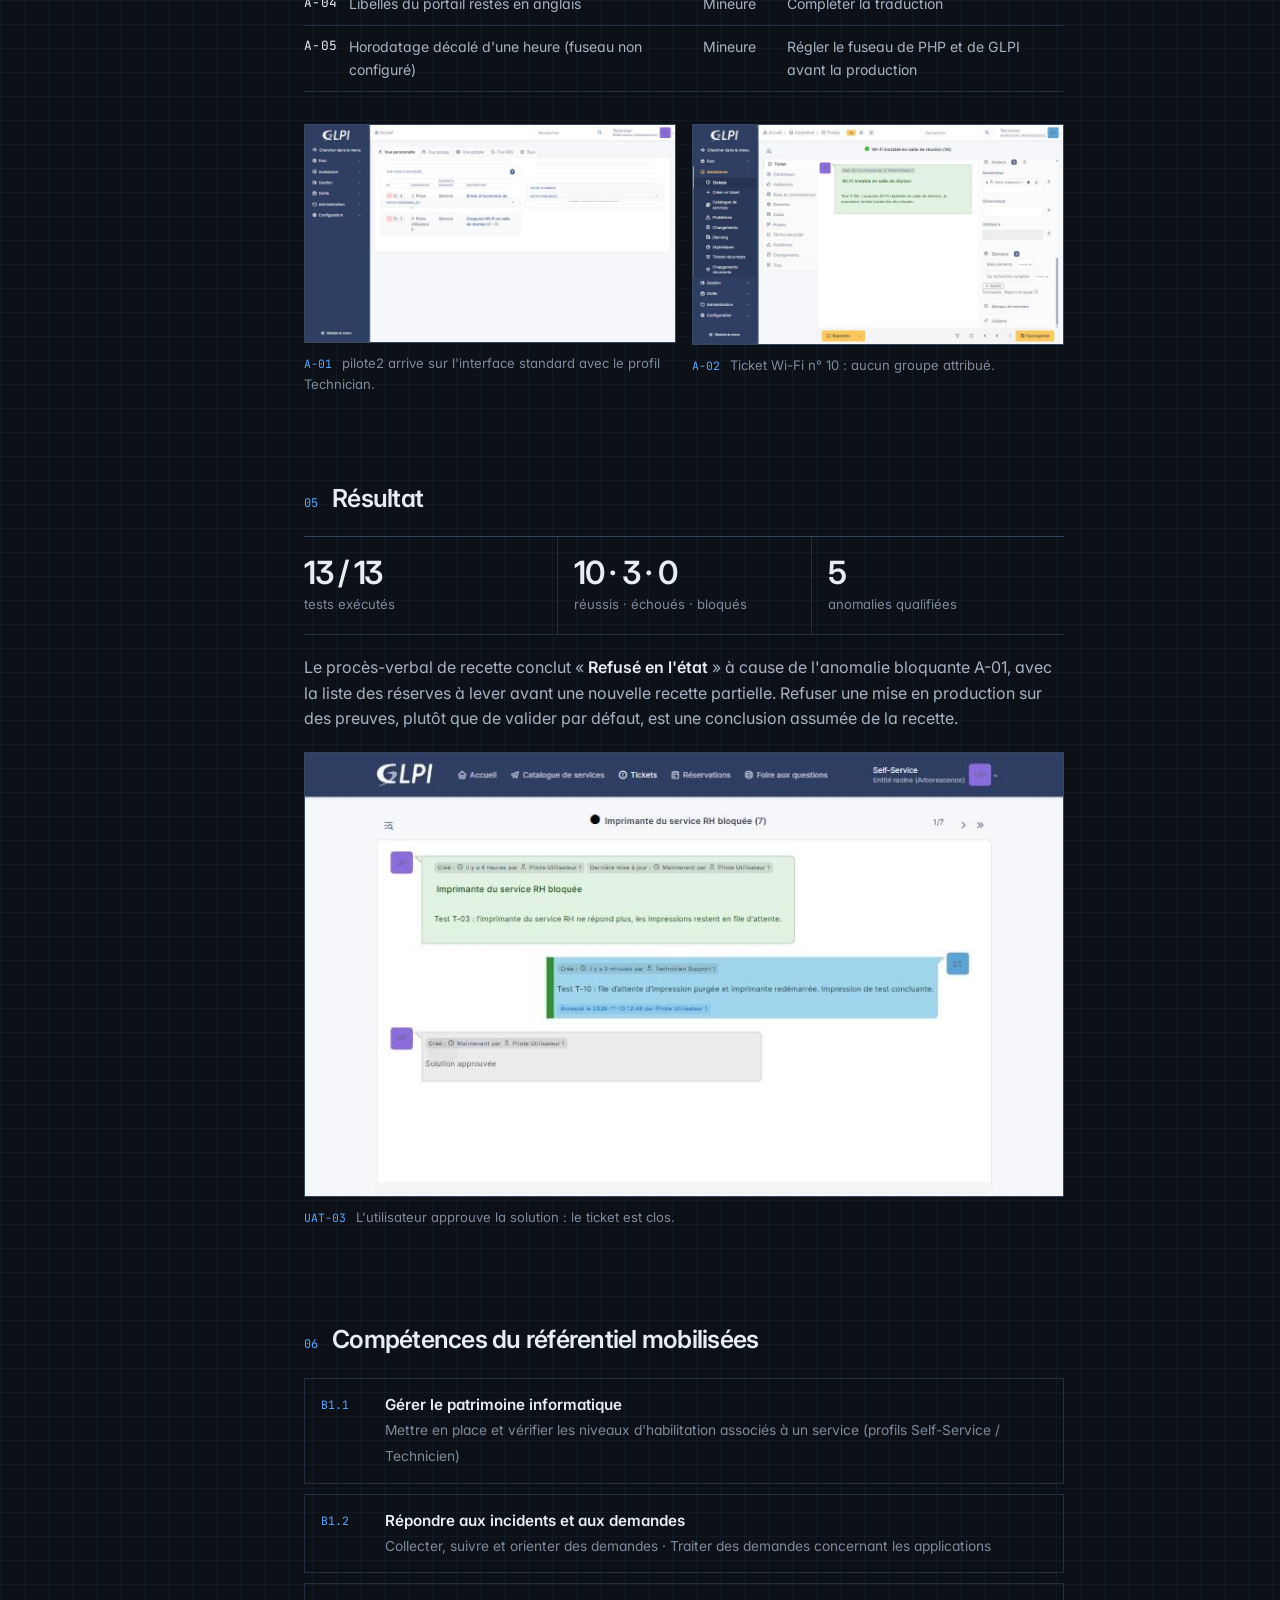
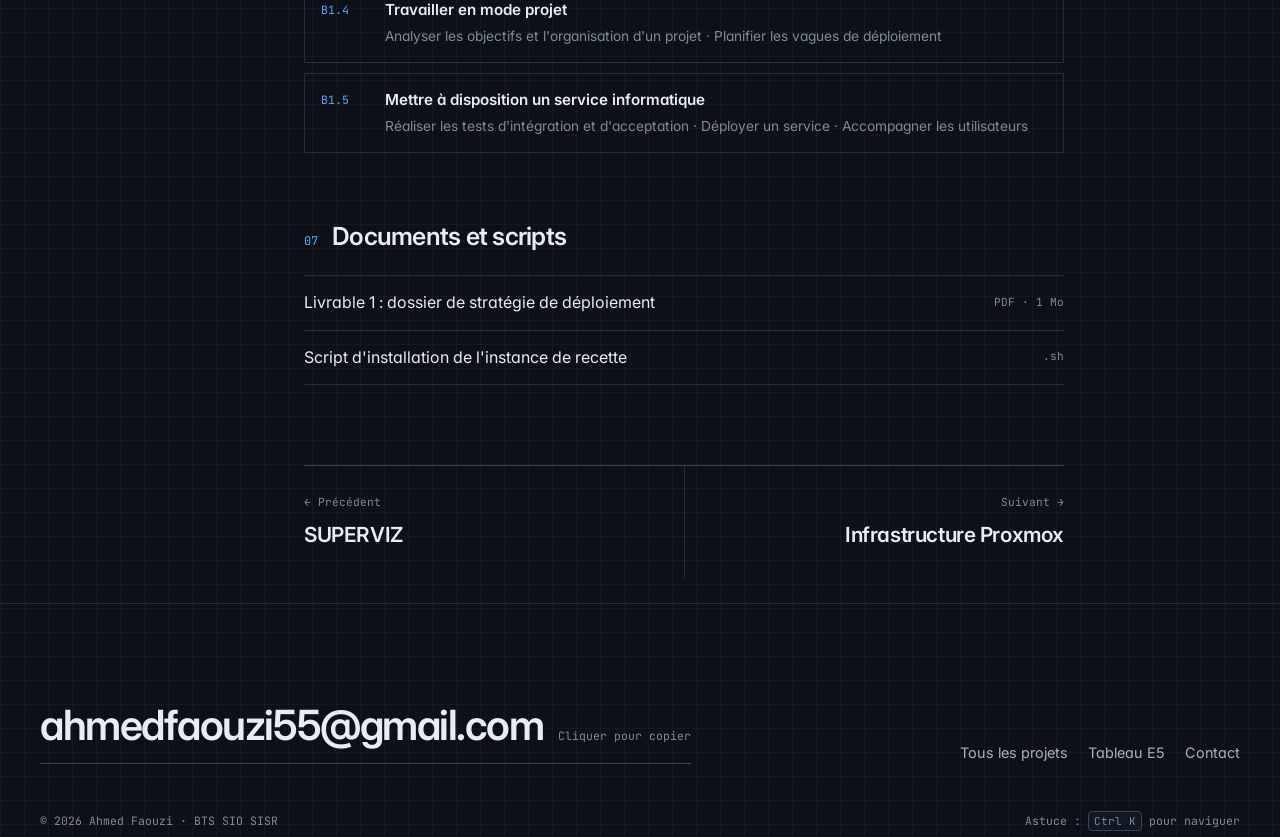
<file: projets/glpi-novaservices.html>
<!DOCTYPE html>
<html lang="fr">
<head>
    <meta charset="UTF-8">
    <meta name="viewport" content="width=device-width, initial-scale=1">
    <title>GLPI NovaServices — Recette et déploiement · Ahmed Faouzi</title>
    <meta name="description" content="Projet fil rouge GLPI NovaServices : instance de recette GLPI 11 scriptée sur Debian 13, 13 tests d'intégration, anomalies qualifiées et stratégie de déploiement par vagues.">
    <link rel="preconnect" href="https://fonts.googleapis.com">
    <link rel="preconnect" href="https://fonts.gstatic.com" crossorigin>
    <link href="https://fonts.googleapis.com/css2?family=Inter:wght@400;500;600&family=JetBrains+Mono:wght@400;500&display=swap" rel="stylesheet">
    <link rel="stylesheet" href="../assets/css/style.css">
    <script>try{var t=localStorage.getItem("theme");if(t)document.documentElement.dataset.theme=t}catch(e){}</script>
</head>
<body data-base="../">

<header class="site-header">
    <div class="wrap nav">
        <a href="../index.html" class="brand" aria-label="Accueil"><span class="brand-mark">AF</span><span>Ahmed Faouzi</span></a>
        <nav aria-label="Navigation principale">
            <ul class="nav-links">
                <li><a href="../projects.html" aria-current="page">Projets</a></li>
                <li><a href="../competences.html">Compétences</a></li>
                <li><a href="../e5.html">E5</a></li>
                <li><a href="../veille.html">Veille</a></li>
                <li><a href="../about.html">Parcours</a></li>
                <li><a href="../contact.html">Contact</a></li>
            </ul>
        </nav>
        <div class="nav-tools">
            <button class="kbd-btn" data-palette aria-label="Ouvrir la palette de commandes">
                <svg viewBox="0 0 24 24" fill="none" stroke="currentColor" stroke-width="2" stroke-linecap="round" width="14" height="14"><circle cx="11" cy="11" r="7"/><path d="M20 20l-3.5-3.5"/></svg>
                <span class="kbd-label">Rechercher</span><kbd data-kbd-mod>Ctrl K</kbd>
            </button>
            <button class="icon-btn" data-theme-toggle aria-label="Changer de thème">
                <svg viewBox="0 0 24 24" fill="none" stroke="currentColor" stroke-width="1.8"><circle cx="12" cy="12" r="8"/><path d="M12 4a8 8 0 0 1 0 16z" fill="currentColor"/></svg>
            </button>
            <button class="icon-btn menu-btn" aria-label="Menu" aria-expanded="false">
                <svg viewBox="0 0 24 24" fill="none" stroke="currentColor" stroke-width="1.8" stroke-linecap="round"><path d="M4 8h16M4 16h16"/></svg>
            </button>
        </div>
    </div>
</header>

<main>
    <section class="case-head">
        <div class="wrap">
            <p class="crumbs"><a href="../projects.html">Projets</a><span>/</span><span>Support &amp; ITSM</span><span>/</span><span>Projet fil rouge</span></p>
            <h1><span class="idx">03</span>GLPI NovaServices</h1>
            <p class="lead">Mettre à disposition un portail de support pour 120 collaborateurs : une instance de recette GLPI 11 entièrement scriptée, une campagne de tests, puis une stratégie de déploiement argumentée.</p>
            <dl class="case-meta">
                <div><dt>Cadre</dt><dd>Projet fil rouge, BTS SIO 2e année</dd></div>
                <div><dt>Équipe</dt><dd>Binôme</dd></div>
                <div><dt>Mon rôle</dt><dd>Toutes les étapes, à parts égales</dd></div>
                <div><dt>Période</dt><dd>Oct. – nov. 2026</dd></div>
            </dl>
        </div>
    </section>

    <div class="wrap case">
        <ul class="toc" aria-label="Sommaire">
            <li><a href="#contexte"><span>01</span>Contexte</a></li>
            <li><a href="#environnement"><span>02</span>Environnement</a></li>
            <li><a href="#realisation"><span>03</span>Réalisation</a></li>
            <li><a href="#difficultes"><span>04</span>Anomalies</a></li>
            <li><a href="#resultat"><span>05</span>Résultat</a></li>
            <li><a href="#competences"><span>06</span>Compétences</a></li>
            <li><a href="#documents"><span>07</span>Documents</a></li>
        </ul>

        <article class="case-body">
            <section class="block" id="contexte">
                <h2><span class="n">01</span>Contexte et objectifs</h2>
                <p>NovaServices (entreprise fictive d'environ 120 collaborateurs) gère son support par téléphone, e-mail, messagerie ou en direct. Avec la hausse du volume, cela produit quatre dysfonctionnements :</p>
                <ul>
                    <li>des demandes oubliées ou traitées deux fois ;</li>
                    <li>aucune visibilité pour l'utilisateur sur l'avancement de sa demande ;</li>
                    <li>une priorisation difficile des urgences ;</li>
                    <li>aucun historique fiable des interventions.</li>
                </ul>
                <p>La direction choisit GLPI comme <strong>point de contact unique</strong> (centre de services, au sens ITIL). L'enjeu n'est pas l'installation du logiciel, mais une <strong>mise en service maîtrisée et adoptée</strong> par les utilisateurs.</p>
            </section>

            <section class="block" id="environnement">
                <h2><span class="n">02</span>Environnement de recette</h2>
                <div class="table-scroll"><table class="data-table">
                    <tbody>
                        <tr><td>Virtualisation</td><td>VirtualBox, VM Debian 13 (2 vCPU, 2 Go, 30 Go), NAT 127.0.0.1:8080 → 80</td></tr>
                        <tr><td>Pile logicielle</td><td>Apache 2, PHP 8.4.27, MariaDB 11.8.6</td></tr>
                        <tr><td>Application</td><td>GLPI 11.0.8, base <code>glpi_rec</code></td></tr>
                        <tr><td>Comptes de test</td><td>pilote1, pilote2 (Self-Service) · tech1, tech2 (Technicien)</td></tr>
                    </tbody>
                </table></div>

                <div class="diagram" aria-label="Schéma interactif de l'environnement de recette GLPI">
                    <div class="dg-head"><span>SCHÉMA INTERACTIF · ENVIRONNEMENT DE RECETTE</span><span>survol ou Tab = détail</span></div>
                    <div class="dg-body">
                        <svg viewBox="0 0 660 330" role="group" aria-label="Du poste hôte à la base de données GLPI">
                            <g font-family="JetBrains Mono, monospace" font-size="11" fill="#E6EDF3">
                                <rect x="420" y="12" width="225" height="300" fill="rgba(63,185,80,.05)" stroke="#3FB950" stroke-dasharray="5 4"/>
                                <text x="432" y="30" fill="#3FB950" font-size="10">VM Debian 13 · VirtualBox</text>

                                <line class="dg-link" data-a="host" data-b="nat" x1="200" y1="62" x2="240" y2="62" stroke="#58A6FF" stroke-width="2"/>
                                <line class="dg-link" data-a="nat" data-b="apache" x1="390" y1="62" x2="440" y2="65" stroke="#58A6FF" stroke-width="2"/>
                                <line class="dg-link" data-a="apache" data-b="php" x1="532" y1="85" x2="532" y2="100" stroke="#34475F" stroke-width="2"/>
                                <line class="dg-link" data-a="php" data-b="glpi" x1="532" y1="140" x2="532" y2="155" stroke="#34475F" stroke-width="2"/>
                                <line class="dg-link" data-a="glpi" data-b="db" x1="532" y1="195" x2="532" y2="210" stroke="#34475F" stroke-width="2"/>
                                <path class="dg-link" data-a="script" data-b="glpi" d="M200,175 L440,175" fill="none" stroke="#D29922" stroke-width="1.5" stroke-dasharray="4 3"/>
                                <path class="dg-link" data-a="script" data-b="db" d="M200,190 Q320,230 440,230" fill="none" stroke="#D29922" stroke-width="1.5" stroke-dasharray="4 3"/>
                                <line class="dg-link" data-a="users" data-b="host" x1="110" y1="245" x2="110" y2="92" stroke="#7D8B9C" stroke-width="1.5"/>

                                <g class="dg-node" data-id="host"><rect class="box" x="20" y="32" width="180" height="60" fill="#111821" stroke="#7D8B9C"/><text x="110" y="56" text-anchor="middle" font-weight="700">PC hôte Windows</text><text x="110" y="73" text-anchor="middle" font-size="9" fill="#7D8B9C">localhost:8080</text></g>
                                <g class="dg-node" data-id="nat"><rect class="box" x="240" y="42" width="150" height="40" fill="#10233D" stroke="#58A6FF"/><text x="315" y="59" text-anchor="middle" font-weight="700">NAT VirtualBox</text><text x="315" y="74" text-anchor="middle" font-size="9" fill="#7D8B9C">:8080 → :80</text></g>
                                <g class="dg-node" data-id="apache"><rect class="box" x="440" y="45" width="185" height="40" fill="#111821" stroke="#34475F"/><text x="532" y="62" text-anchor="middle" font-weight="700">Apache 2</text><text x="532" y="77" text-anchor="middle" font-size="9" fill="#7D8B9C">vhost glpi · /public</text></g>
                                <g class="dg-node" data-id="php"><rect class="box" x="440" y="100" width="185" height="40" fill="#111821" stroke="#34475F"/><text x="532" y="125" text-anchor="middle" font-weight="700">PHP 8.4</text></g>
                                <g class="dg-node" data-id="glpi"><rect class="box" x="440" y="155" width="185" height="40" fill="#0F2620" stroke="#3FB950"/><text x="532" y="180" text-anchor="middle" font-weight="700">GLPI 11.0.8</text></g>
                                <g class="dg-node" data-id="db"><rect class="box" x="440" y="210" width="185" height="40" fill="#111821" stroke="#34475F"/><text x="532" y="227" text-anchor="middle" font-weight="700">MariaDB 11.8</text><text x="532" y="242" text-anchor="middle" font-size="9" fill="#7D8B9C">base glpi_rec</text></g>
                                <g class="dg-node" data-id="script"><rect class="box" x="20" y="155" width="180" height="50" fill="#2A2110" stroke="#D29922"/><text x="110" y="176" text-anchor="middle" font-weight="700">install_glpi_rec.sh</text><text x="110" y="192" text-anchor="middle" font-size="9" fill="#D29922">8 étapes · idempotent</text></g>
                                <g class="dg-node" data-id="users"><rect class="box" x="20" y="245" width="180" height="60" fill="#111821" stroke="#7D8B9C"/><text x="110" y="268" text-anchor="middle" font-weight="700">Comptes de test</text><text x="110" y="285" text-anchor="middle" font-size="9" fill="#7D8B9C">pilote1-2 · tech1-2</text></g>
                            </g>
                        </svg>
                        <div class="dg-info" aria-live="polite"></div>
                    </div>
                    <div class="dg-legend"><span><i style="background:#58A6FF"></i>accès HTTP</span><span><i style="background:#D29922"></i>déploiement scripté</span><span><i style="background:#3FB950"></i>VM de recette</span></div>
                    <script type="application/json" class="dg-data">{
                        "_default": { "k": "Recette", "title": "Instance GLPI REC", "text": "Une VM Debian isolée, joignable depuis le poste hôte par redirection de port, entièrement construite par script.", "facts": [["URL", "http://localhost:8080"], ["Tests", "13 + 3 scénarios UAT"]] },
                        "host": { "k": "Poste", "title": "PC hôte Windows", "text": "Navigateur du testeur : les 13 tests sont exécutés depuis http://localhost:8080 avec les comptes de laboratoire.", "facts": [["Hyperviseur", "VirtualBox"]] },
                        "nat": { "k": "Réseau", "title": "Redirection NAT", "text": "La VM est en NAT : une règle de redirection expose son port 80 sur le port 8080 du poste hôte, uniquement en local.", "facts": [["Règle", "127.0.0.1:8080 → VM:80"]] },
                        "apache": { "k": "Web", "title": "Apache 2", "text": "VirtualHost dédié avec DocumentRoot sur /var/www/glpi/public et réécriture d'URL (mod_rewrite). Le site par défaut est désactivé.", "facts": [["Vhost", "glpi-rec.novaservices.test"], ["Cookies", "session.cookie_httponly = On"]] },
                        "php": { "k": "Langage", "title": "PHP 8.4", "text": "Modules nécessaires à GLPI : mysql, curl, gd, intl, xml, mbstring, zip, bz2, ldap, bcmath, apcu.", "facts": [["Version", "8.4.27"]] },
                        "glpi": { "k": "Application", "title": "GLPI 11.0.8", "text": "Installé en ligne de commande (bin/console db:install), installeur web supprimé, jeu de données NovaServices importé.", "facts": [["Langue", "fr_FR"], ["Tickets initiaux", "6"]] },
                        "db": { "k": "Données", "title": "MariaDB 11.8", "text": "Base et utilisateur dédiés. Le mot de passe est généré aléatoirement et stocké dans un fichier lisible par root uniquement.", "facts": [["Base", "glpi_rec"], ["Secret", "openssl rand · chmod 600"]] },
                        "script": { "k": "Déploiement", "title": "install_glpi_rec.sh", "text": "Script Bash en 8 étapes, relançable sans risque : chaque étape vérifie l'existant. Journal complet dans /root/install_glpi_rec.log.", "facts": [["Étapes", "8"], ["Mode", "set -e · trap ERR"]] },
                        "users": { "k": "Recette", "title": "Comptes de laboratoire", "text": "Deux profils testés : Self-Service pour les utilisateurs pilotes, Technicien pour le support. L'anomalie A-01 vient d'un mauvais profil sur pilote2.", "facts": [["Self-Service", "pilote1, pilote2"], ["Technicien", "tech1, tech2"]] }
                    }</script>
                </div>
                <div class="fig-row">
                    <figure class="fig">
                        <a href="../assets/img/glpi/01-vm-debian.jpg" target="_blank" rel="noopener"><img src="../assets/img/glpi/01-vm-debian.jpg" alt="VirtualBox : VM Debian 64 bits, 2048 Mo de RAM, 2 processeurs, disque de 30 Go" loading="lazy"></a>
                        <figcaption><b>FIG. 1</b>VM Debian importée dans VirtualBox.</figcaption>
                    </figure>
                    <figure class="fig">
                        <a href="../assets/img/glpi/02-installation-ok.jpg" target="_blank" rel="noopener"><img src="../assets/img/glpi/02-installation-ok.jpg" alt="Terminal : étape 8/8 vérifications, Apache et MariaDB actifs, GLPI 11.0.8, comptes de laboratoire présents, 6 tickets initiaux" loading="lazy"></a>
                        <figcaption><b>FIG. 2</b>Fin du script : services actifs, comptes et tickets importés.</figcaption>
                    </figure>
                </div>
            </section>

            <section class="block" id="realisation">
                <h2><span class="n">03</span>Étapes de réalisation</h2>
                <ol class="steps">
                    <li><div>
                        <strong>Script d'installation idempotent</strong>
                        <p>L'instance de recette est construite par un script Bash en 8 étapes. Chaque étape vérifie l'existant : on peut <strong>relancer le script sans risque</strong>. Le mot de passe de la base est généré aléatoirement et stocké dans un fichier lisible par root uniquement : il n'apparaît jamais dans le script.</p>
                        <div class="code">
                            <div class="code-head"><span><b>Bash</b> · install_glpi_rec.sh (extrait)</span><button class="code-copy" type="button">Copier</button></div>
<pre><code data-lang="bash">LOG=/root/install_glpi_rec.log
exec > >(tee -a "$LOG") 2>&1
set -e
step() { echo; echo "===== [$1] $2 ====="; }
trap 'echo "##### ECHEC - voir le journal $LOG #####"' ERR

step 4/8 "Creation de la base de donnees"
if [ ! -f "$CRED" ]; then
  DBPASS=$(openssl rand -hex 12)          # mot de passe aléatoire
  printf 'base=%s\nutilisateur=%s\nmot_de_passe=%s\n' "$DB" "$DBUSER" "$DBPASS" > "$CRED"
  chmod 600 "$CRED"                       # lisible par root uniquement
else
  DBPASS=$(sed -n 's/^mot_de_passe=//p' "$CRED")
fi

step 5/8 "Installation de GLPI en ligne de commande"
if [ -f /var/www/glpi/config/config_db.php ]; then
  echo "GLPI deja installe : etape ignoree."
else
  runuser -u www-data -- php bin/console db:install \
    -H localhost -d "$DB" -u "$DBUSER" -p "$DBPASS" -L fr_FR --no-interaction
fi

step 7/8 "Finitions"
rm -f /var/www/glpi/install/install.php   # suppression de l'installeur web</code></pre>
                        </div>
                    </div></li>
                    <li><div>
                        <strong>Import du jeu de données NovaServices</strong>
                        <p>Comptes pilotes et techniciens, groupes de support, 7 catégories (Compte, Logiciel, Matériel, Réseau…) et 6 tickets initiaux importés par script SQL.</p>
                    </div></li>
                    <li><div>
                        <strong>Campagne de 13 tests d'intégration et 3 scénarios d'acceptation</strong>
                        <p>Chaque test est tracé dans un journal de recette, avec une capture à l'appui : portail Self-Service, création de tickets, pièces jointes, échanges utilisateur/technicien, résolution, approbation de la solution, cas d'erreur.</p>
                        <div class="fig-row">
                            <figure class="fig">
                                <a href="../assets/img/glpi/03-portail-self-service.jpg" target="_blank" rel="noopener"><img src="../assets/img/glpi/03-portail-self-service.jpg" alt="Portail Self-Service GLPI vu par l'utilisateur pilote1" loading="lazy"></a>
                                <figcaption><b>T-01</b>Portail Self-Service de pilote1 : accès aux pages d'administration refusé (403).</figcaption>
                            </figure>
                            <figure class="fig">
                                <a href="../assets/img/glpi/04-ticket-resolu.jpg" target="_blank" rel="noopener"><img src="../assets/img/glpi/04-ticket-resolu.jpg" alt="Ticket 7 « Imprimante du service RH bloquée » passé au statut Résolu avec la solution du technicien" loading="lazy"></a>
                                <figcaption><b>T-10</b>Solution ajoutée par tech1 : le ticket passe en « Résolu ».</figcaption>
                            </figure>
                        </div>
                    </div></li>
                    <li><div>
                        <strong>Stratégie de déploiement</strong>
                        <p>Trois stratégies comparées au regard des risques identifiés en recette :</p>
                        <div class="table-scroll"><table class="data-table">
                            <thead><tr><th>Stratégie</th><th>Point fort</th><th>Limite pour NovaServices</th><th>Décision</th></tr></thead>
                            <tbody>
                                <tr><td>Big Bang</td><td>Transition courte</td><td>Impact global en cas d'erreur de droits ; pic de charge sur une petite équipe</td><td class="ko">Écartée</td></tr>
                                <tr><td>Progressif par vagues</td><td>Risque étalé, corrections entre deux vagues</td><td>Coexistence temporaire de l'ancien et du nouveau canal</td><td class="ok">Retenue</td></tr>
                                <tr><td>Blue-Green</td><td>Bascule et retour rapides</td><td>Aucune ancienne version à conserver ; coût d'un second environnement</td><td class="ko">Écartée</td></tr>
                            </tbody>
                        </table></div>
                        <p>Une erreur d'habilitation non détectée ne touche alors qu'une dizaine d'utilisateurs pilotes : elle est corrigée et retestée avant l'ouverture de la vague suivante.</p>
                    </div></li>
                </ol>
            </section>

            <section class="block" id="difficultes">
                <h2><span class="n">04</span>Anomalies et traitement</h2>
                <p>La recette a révélé cinq anomalies, chacune qualifiée par sa criticité et associée à un traitement proposé :</p>
                <div class="table-scroll"><table class="data-table">
                    <thead><tr><th>ID</th><th>Constat</th><th>Criticité</th><th>Traitement proposé</th></tr></thead>
                    <tbody>
                        <tr><td class="mono">A-01</td><td>pilote2 a le profil Technicien : il lit les tickets de ses collègues et accède à l'administration (T-12)</td><td class="ko">Bloquante</td><td>Corriger le profil et l'habilitation, rejouer T-12 et T-02</td></tr>
                        <tr><td class="mono">A-02</td><td>Aucun groupe affecté automatiquement aux nouveaux tickets (T-06)</td><td>Majeure</td><td>Créer les règles d'affectation par catégorie (ex. Réseau → Support Réseau)</td></tr>
                        <tr><td class="mono">A-03</td><td>Catégorie « Compte &gt; Accès applicatif » absente du formulaire (T-04)</td><td>Mineure</td><td>Rendre la catégorie visible dans l'interface simplifiée</td></tr>
                        <tr><td class="mono">A-04</td><td>Libellés du portail restés en anglais</td><td>Mineure</td><td>Compléter la traduction</td></tr>
                        <tr><td class="mono">A-05</td><td>Horodatage décalé d'une heure (fuseau non configuré)</td><td>Mineure</td><td>Régler le fuseau de PHP et de GLPI avant la production</td></tr>
                    </tbody>
                </table></div>
                <div class="fig-row">
                    <figure class="fig">
                        <a href="../assets/img/glpi/06-anomalie-profil.jpg" target="_blank" rel="noopener"><img src="../assets/img/glpi/06-anomalie-profil.jpg" alt="Interface standard GLPI affichée pour pilote2 avec le profil Technician" loading="lazy"></a>
                        <figcaption><b>A-01</b>pilote2 arrive sur l'interface standard avec le profil Technician.</figcaption>
                    </figure>
                    <figure class="fig">
                        <a href="../assets/img/glpi/05-anomalie-affectation.jpg" target="_blank" rel="noopener"><img src="../assets/img/glpi/05-anomalie-affectation.jpg" alt="Ticket 10 Wi-Fi instable : champ Attribué à vide" loading="lazy"></a>
                        <figcaption><b>A-02</b>Ticket Wi-Fi n° 10 : aucun groupe attribué.</figcaption>
                    </figure>
                </div>
            </section>

            <section class="block" id="resultat">
                <h2><span class="n">05</span>Résultat</h2>
                <div class="kpis">
                    <div class="kpi"><b>13 / 13</b><span>tests exécutés</span></div>
                    <div class="kpi"><b>10 · 3 · 0</b><span>réussis · échoués · bloqués</span></div>
                    <div class="kpi"><b>5</b><span>anomalies qualifiées</span></div>
                </div>
                <p>Le procès-verbal de recette conclut « <strong>Refusé en l'état</strong> » à cause de l'anomalie bloquante A-01, avec la liste des réserves à lever avant une nouvelle recette partielle. Refuser une mise en production sur des preuves, plutôt que de valider par défaut, est une conclusion assumée de la recette.</p>
                <figure class="fig">
                    <a href="../assets/img/glpi/07-uat-solution-approuvee.jpg" target="_blank" rel="noopener"><img src="../assets/img/glpi/07-uat-solution-approuvee.jpg" alt="Scénario UAT-03 : solution du ticket 7 approuvée par l'utilisateur pilote1" loading="lazy"></a>
                    <figcaption><b>UAT-03</b>L'utilisateur approuve la solution : le ticket est clos.</figcaption>
                </figure>
            </section>

            <section class="block" id="competences">
                <h2><span class="n">06</span>Compétences du référentiel mobilisées</h2>
                <ul class="skills-ref">
                    <li><span class="code-ref">B1.1</span><div><strong>Gérer le patrimoine informatique</strong><span>Mettre en place et vérifier les niveaux d'habilitation associés à un service (profils Self-Service / Technicien)</span></div></li>
                    <li><span class="code-ref">B1.2</span><div><strong>Répondre aux incidents et aux demandes</strong><span>Collecter, suivre et orienter des demandes · Traiter des demandes concernant les applications</span></div></li>
                    <li><span class="code-ref">B1.4</span><div><strong>Travailler en mode projet</strong><span>Analyser les objectifs et l'organisation d'un projet · Planifier les vagues de déploiement</span></div></li>
                    <li><span class="code-ref">B1.5</span><div><strong>Mettre à disposition un service informatique</strong><span>Réaliser les tests d'intégration et d'acceptation · Déployer un service · Accompagner les utilisateurs</span></div></li>
                </ul>
            </section>

            <section class="block" id="documents">
                <h2><span class="n">07</span>Documents et scripts</h2>
                <ul class="downloads">
                    <li><a href="../assets/docs/GLPI-NovaServices-strategie-deploiement.pdf" target="_blank" rel="noopener">Livrable 1 : dossier de stratégie de déploiement <small>PDF · 1 Mo</small></a></li>
                    <li><a href="../assets/code/install_glpi_rec.sh" download>Script d'installation de l'instance de recette <small>.sh</small></a></li>
                </ul>
            </section>

            <nav class="case-nav" aria-label="Projets voisins">
                <a href="superviz.html"><small>← Précédent</small><strong>SUPERVIZ</strong></a>
                <a href="infra-proxmox.html"><small>Suivant →</small><strong>Infrastructure Proxmox</strong></a>
            </nav>
        </article>
    </div>
</main>

<footer class="site-footer">
    <div class="wrap">
        <div class="footer-cta">
            <button class="copy-mail" data-copy-email>ahmedfaouzi55@gmail.com <span class="copy-hint">Cliquer pour copier</span></button>
            <ul class="footer-links">
                <li><a href="../projects.html">Tous les projets</a></li>
                <li><a href="../e5.html">Tableau E5</a></li>
                <li><a href="../contact.html">Contact</a></li>
            </ul>
        </div>
        <div class="footer-bottom">
            <span>© <span data-year>2026</span> Ahmed Faouzi · BTS SIO SISR</span>
            <span>Astuce : <kbd data-kbd-mod>Ctrl K</kbd> pour naviguer</span>
        </div>
    </div>
</footer>

<script src="../assets/js/projects.js"></script>
<script src="../assets/js/main.js"></script>
<script src="../assets/js/case.js"></script>
</body>
</html>
</file>
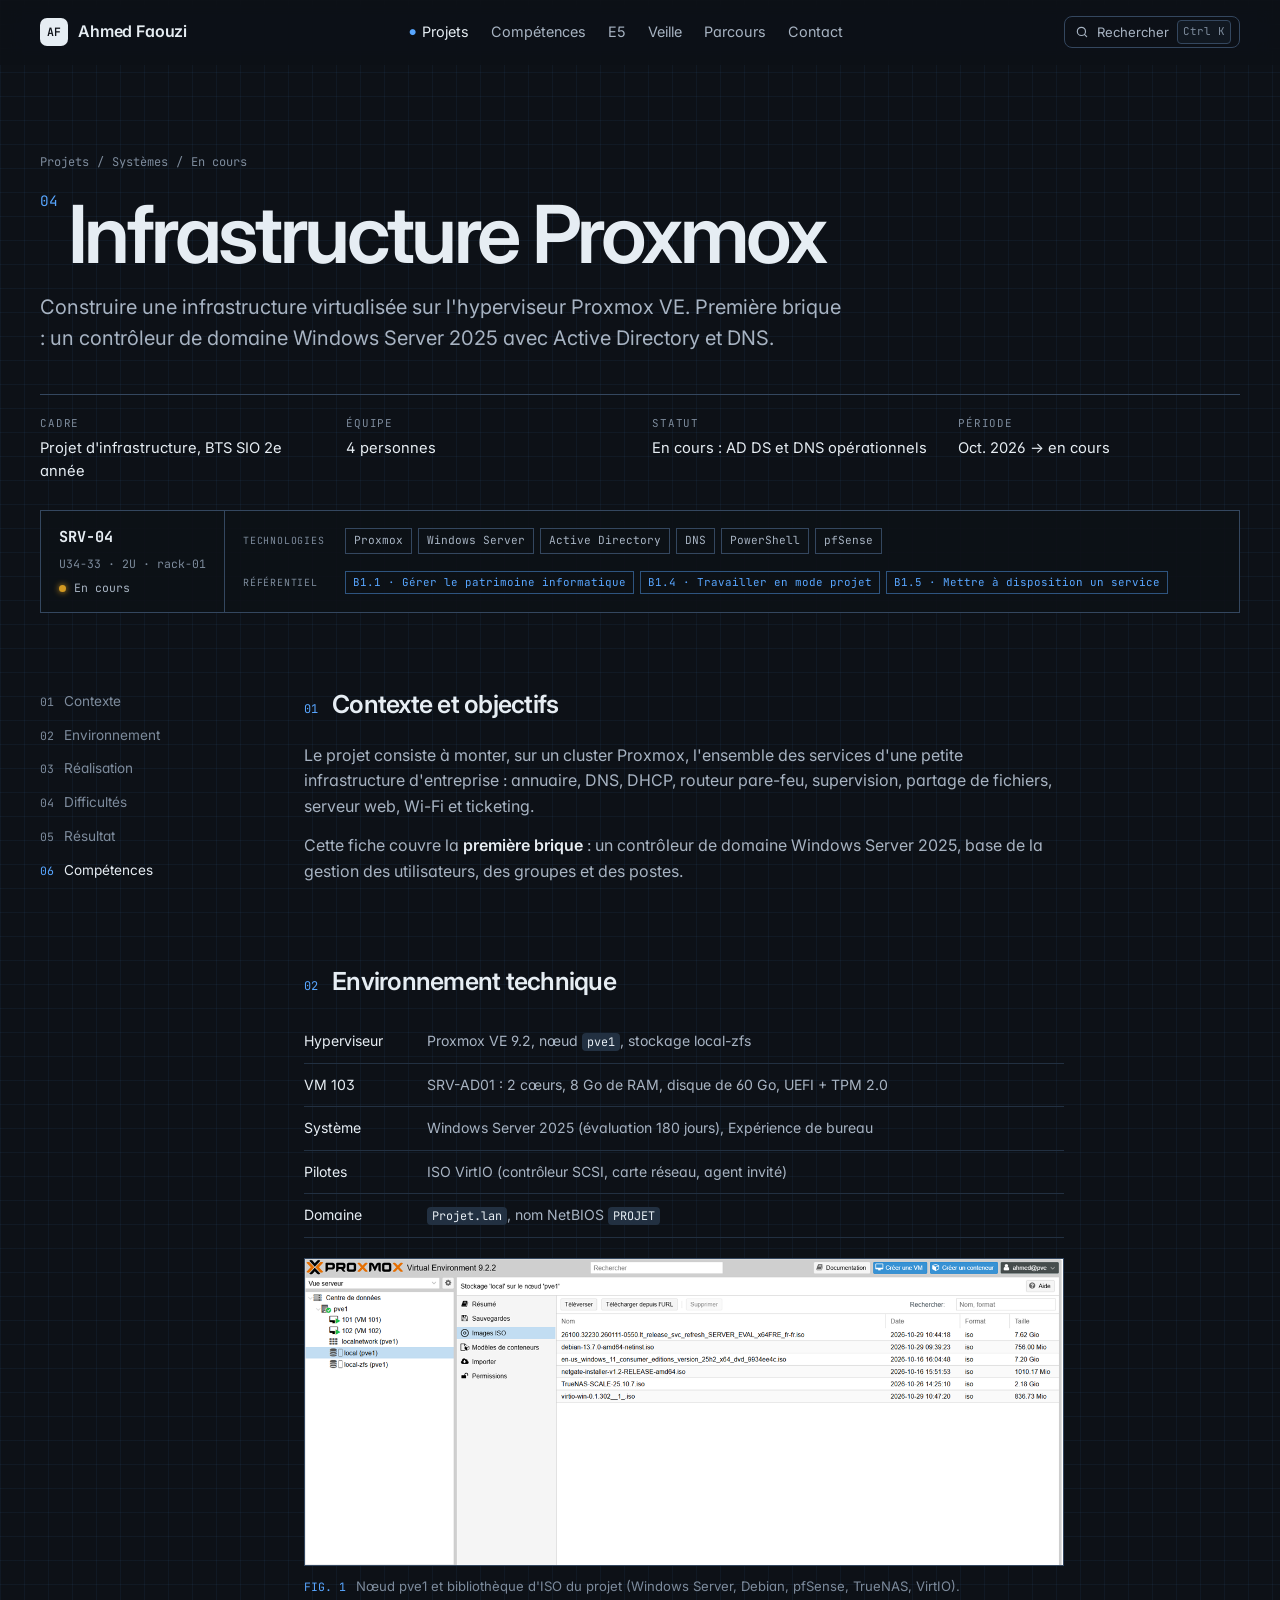
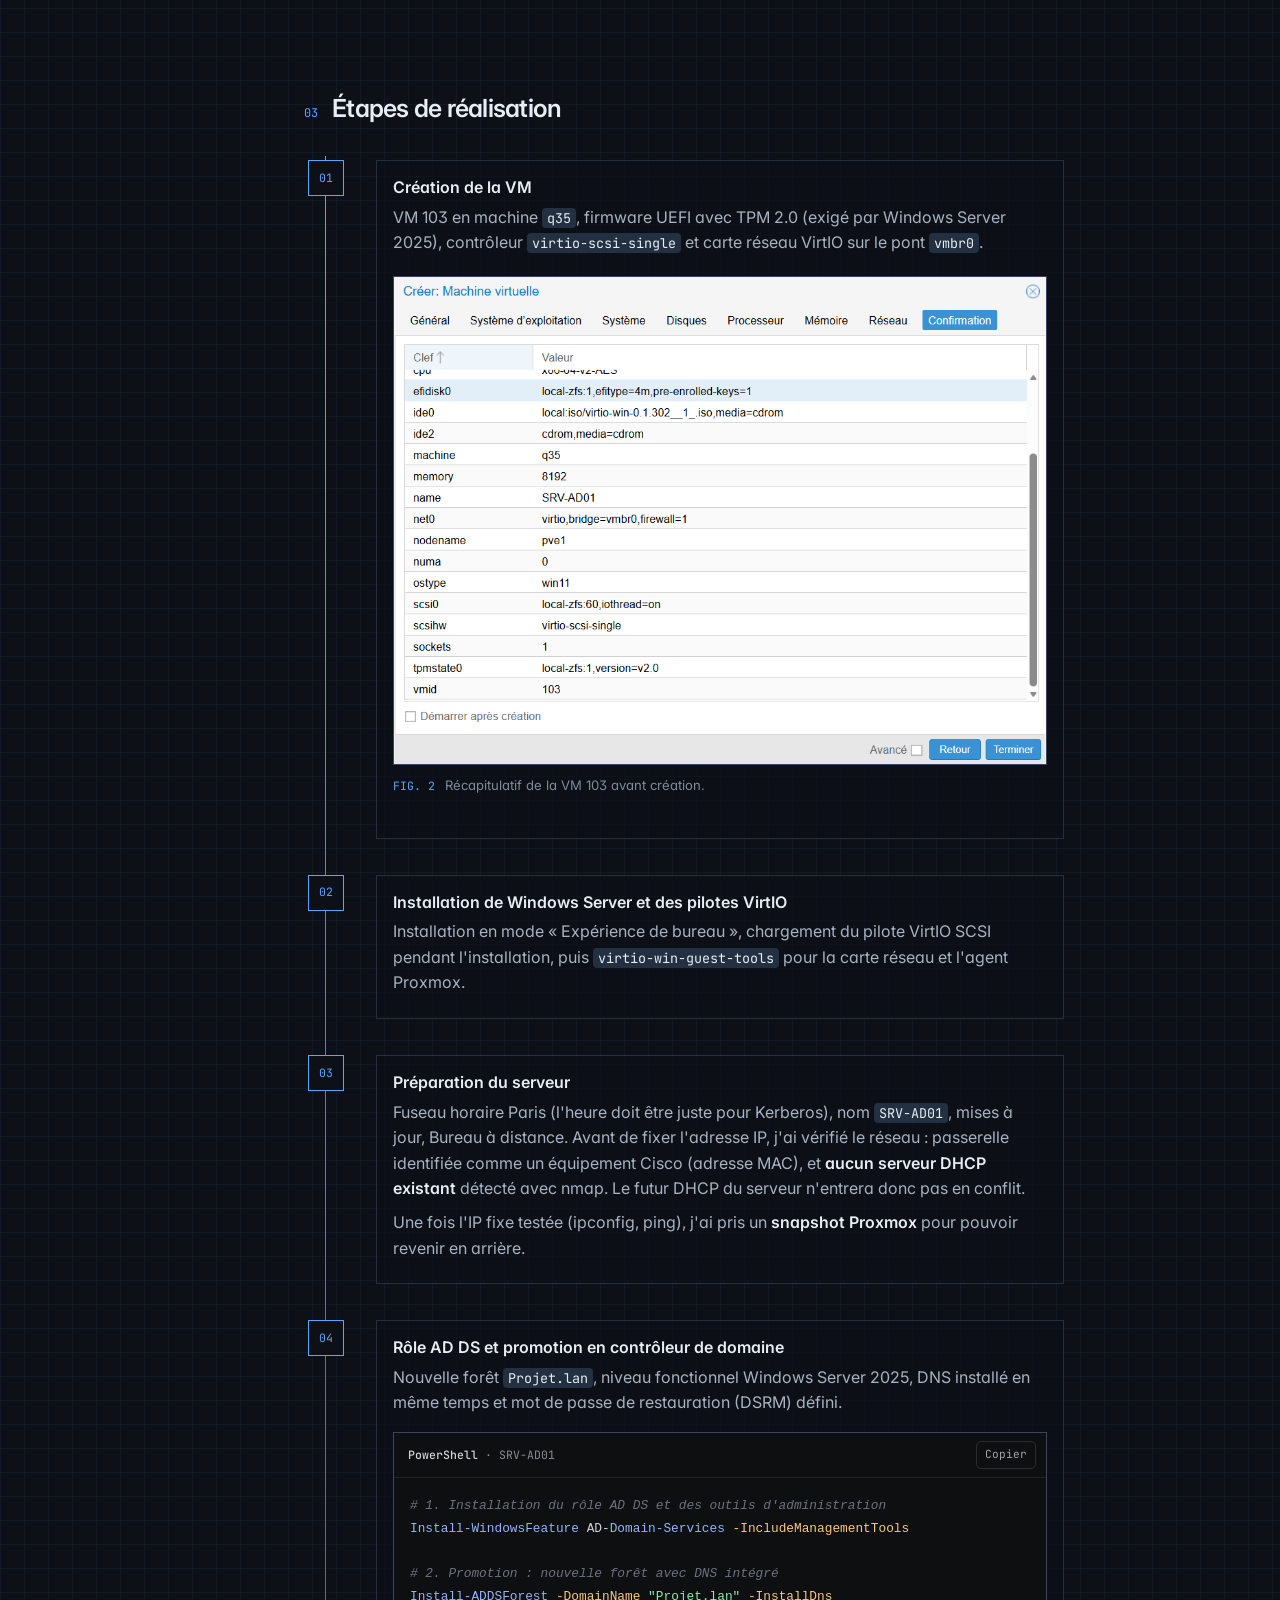
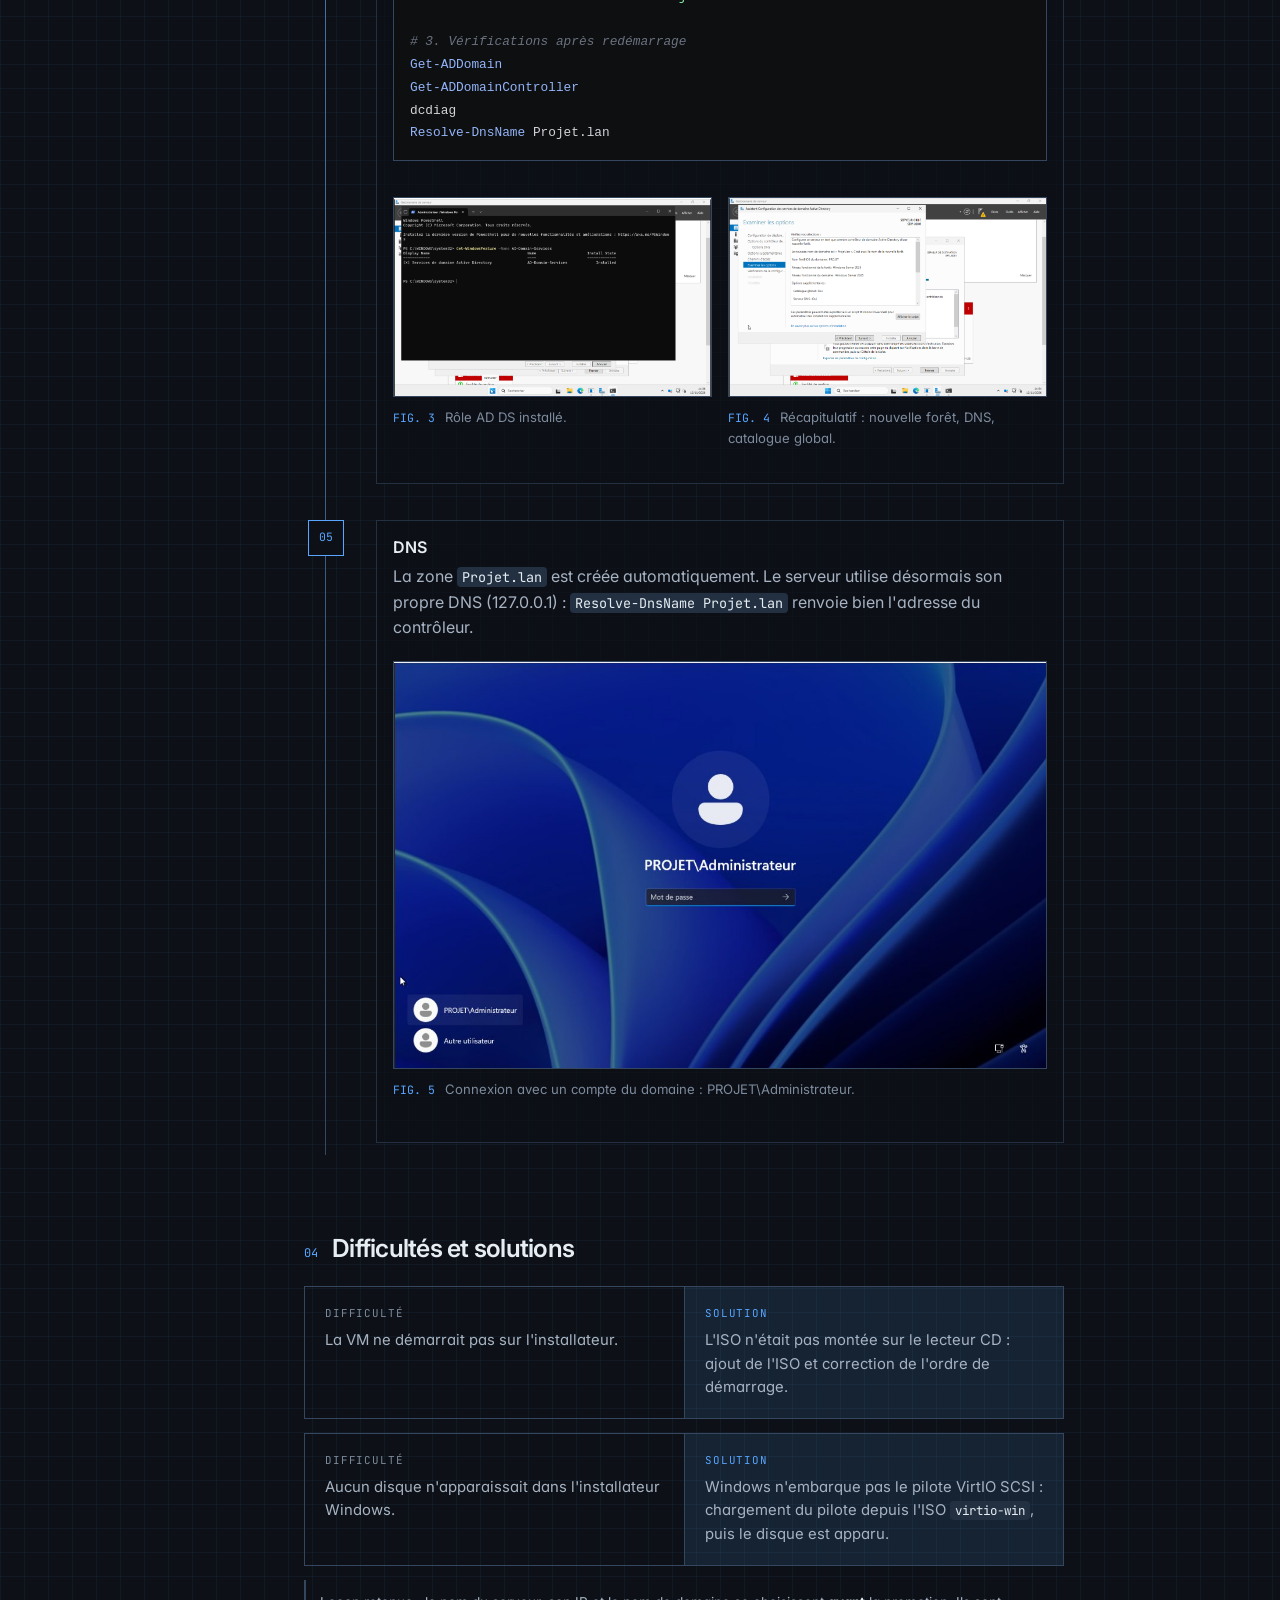
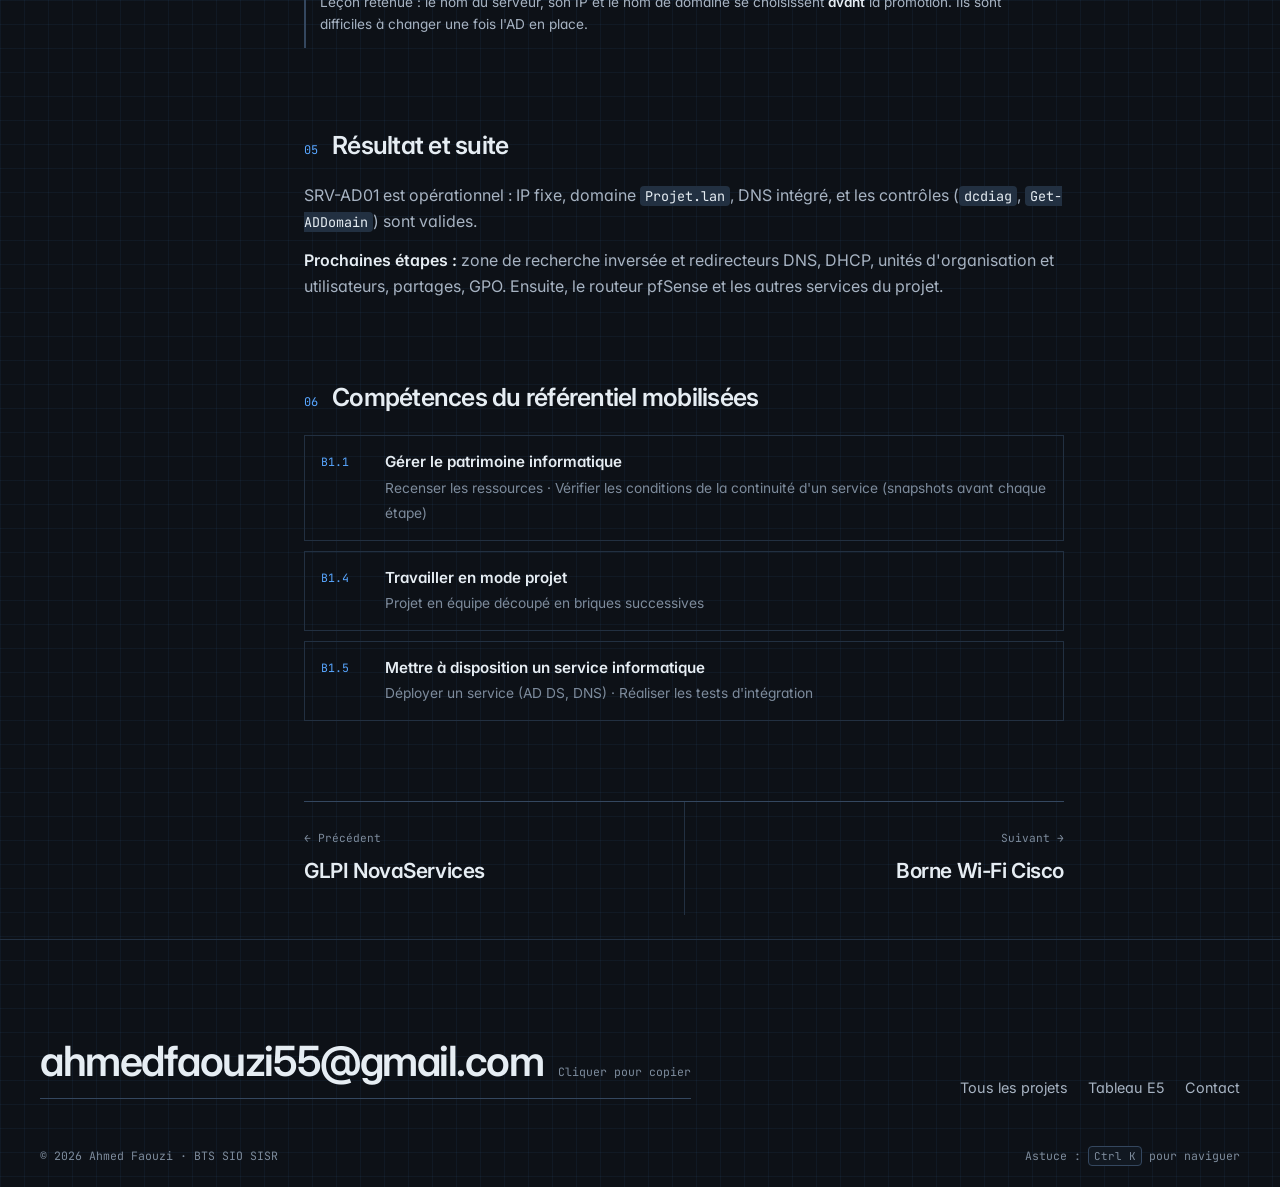
<file: projets/infra-proxmox.html>
<!DOCTYPE html>
<html lang="fr">
<head>
    <meta charset="UTF-8">
    <meta name="viewport" content="width=device-width, initial-scale=1">
    <title>Infrastructure Proxmox — AD DS et DNS · Ahmed Faouzi</title>
    <meta name="description" content="Projet d'infrastructure : virtualisation d'un contrôleur de domaine Windows Server 2025 (AD DS, DNS) sur Proxmox VE, pilotes VirtIO, snapshots et pfSense.">
    <link rel="preconnect" href="https://fonts.googleapis.com">
    <link rel="preconnect" href="https://fonts.gstatic.com" crossorigin>
    <link href="https://fonts.googleapis.com/css2?family=Inter:wght@400;500;600&family=JetBrains+Mono:wght@400;500&display=swap" rel="stylesheet">
    <link rel="stylesheet" href="../assets/css/style.css">
    <script>try{var t=localStorage.getItem("theme");if(t)document.documentElement.dataset.theme=t}catch(e){}</script>
</head>
<body data-base="../">

<header class="site-header">
    <div class="wrap nav">
        <a href="../index.html" class="brand" aria-label="Accueil"><span class="brand-mark">AF</span><span>Ahmed Faouzi</span></a>
        <nav aria-label="Navigation principale">
            <ul class="nav-links">
                <li><a href="../projects.html" aria-current="page">Projets</a></li>
                <li><a href="../competences.html">Compétences</a></li>
                <li><a href="../e5.html">E5</a></li>
                <li><a href="../veille.html">Veille</a></li>
                <li><a href="../about.html">Parcours</a></li>
                <li><a href="../contact.html">Contact</a></li>
            </ul>
        </nav>
        <div class="nav-tools">
            <button class="kbd-btn" data-palette aria-label="Ouvrir la palette de commandes">
                <svg viewBox="0 0 24 24" fill="none" stroke="currentColor" stroke-width="2" stroke-linecap="round" width="14" height="14"><circle cx="11" cy="11" r="7"/><path d="M20 20l-3.5-3.5"/></svg>
                <span class="kbd-label">Rechercher</span><kbd data-kbd-mod>Ctrl K</kbd>
            </button>
            <button class="icon-btn" data-theme-toggle aria-label="Changer de thème">
                <svg viewBox="0 0 24 24" fill="none" stroke="currentColor" stroke-width="1.8"><circle cx="12" cy="12" r="8"/><path d="M12 4a8 8 0 0 1 0 16z" fill="currentColor"/></svg>
            </button>
            <button class="icon-btn menu-btn" aria-label="Menu" aria-expanded="false">
                <svg viewBox="0 0 24 24" fill="none" stroke="currentColor" stroke-width="1.8" stroke-linecap="round"><path d="M4 8h16M4 16h16"/></svg>
            </button>
        </div>
    </div>
</header>

<main>
    <section class="case-head">
        <div class="wrap">
            <p class="crumbs"><a href="../projects.html">Projets</a><span>/</span><span>Systèmes</span><span>/</span><span>En cours</span></p>
            <h1><span class="idx">04</span>Infrastructure Proxmox</h1>
            <p class="lead">Construire une infrastructure virtualisée sur l'hyperviseur Proxmox VE. Première brique : un contrôleur de domaine Windows Server 2025 avec Active Directory et DNS.</p>
            <dl class="case-meta">
                <div><dt>Cadre</dt><dd>Projet d'infrastructure, BTS SIO 2e année</dd></div>
                <div><dt>Équipe</dt><dd>4 personnes</dd></div>
                <div><dt>Statut</dt><dd>En cours : AD DS et DNS opérationnels</dd></div>
                <div><dt>Période</dt><dd>Oct. 2026 → en cours</dd></div>
            </dl>
        </div>
    </section>

    <div class="wrap case">
        <ul class="toc" aria-label="Sommaire">
            <li><a href="#contexte"><span>01</span>Contexte</a></li>
            <li><a href="#environnement"><span>02</span>Environnement</a></li>
            <li><a href="#realisation"><span>03</span>Réalisation</a></li>
            <li><a href="#difficultes"><span>04</span>Difficultés</a></li>
            <li><a href="#resultat"><span>05</span>Résultat</a></li>
            <li><a href="#competences"><span>06</span>Compétences</a></li>
        </ul>

        <article class="case-body">
            <section class="block" id="contexte">
                <h2><span class="n">01</span>Contexte et objectifs</h2>
                <p>Le projet consiste à monter, sur un cluster Proxmox, l'ensemble des services d'une petite infrastructure d'entreprise : annuaire, DNS, DHCP, routeur pare-feu, supervision, partage de fichiers, serveur web, Wi-Fi et ticketing.</p>
                <p>Cette fiche couvre la <strong>première brique</strong> : un contrôleur de domaine Windows Server 2025, base de la gestion des utilisateurs, des groupes et des postes.</p>
            </section>

            <section class="block" id="environnement">
                <h2><span class="n">02</span>Environnement technique</h2>
                <div class="table-scroll"><table class="data-table">
                    <tbody>
                        <tr><td>Hyperviseur</td><td>Proxmox VE 9.2, nœud <code>pve1</code>, stockage local-zfs</td></tr>
                        <tr><td>VM 103</td><td>SRV-AD01 : 2 cœurs, 8 Go de RAM, disque de 60 Go, UEFI + TPM 2.0</td></tr>
                        <tr><td>Système</td><td>Windows Server 2025 (évaluation 180 jours), Expérience de bureau</td></tr>
                        <tr><td>Pilotes</td><td>ISO VirtIO (contrôleur SCSI, carte réseau, agent invité)</td></tr>
                        <tr><td>Domaine</td><td><code>Projet.lan</code>, nom NetBIOS <code>PROJET</code></td></tr>
                    </tbody>
                </table></div>
                <figure class="fig">
                    <a href="../assets/img/proxmox/01-proxmox-iso.png" target="_blank" rel="noopener"><img src="../assets/img/proxmox/01-proxmox-iso.png" alt="Interface Proxmox VE 9.2 : nœud pve1, VM 101 et 102, images ISO Windows Server, Debian, pfSense, TrueNAS et VirtIO" loading="lazy"></a>
                    <figcaption><b>FIG. 1</b>Nœud pve1 et bibliothèque d'ISO du projet (Windows Server, Debian, pfSense, TrueNAS, VirtIO).</figcaption>
                </figure>
            </section>

            <section class="block" id="realisation">
                <h2><span class="n">03</span>Étapes de réalisation</h2>
                <ol class="steps">
                    <li><div>
                        <strong>Création de la VM</strong>
                        <p>VM 103 en machine <code>q35</code>, firmware UEFI avec TPM 2.0 (exigé par Windows Server 2025), contrôleur <code>virtio-scsi-single</code> et carte réseau VirtIO sur le pont <code>vmbr0</code>.</p>
                        <figure class="fig">
                            <a href="../assets/img/proxmox/02-vm-srv-ad01.png" target="_blank" rel="noopener"><img src="../assets/img/proxmox/02-vm-srv-ad01.png" alt="Récapitulatif de création de la VM 103 SRV-AD01 dans Proxmox" loading="lazy"></a>
                            <figcaption><b>FIG. 2</b>Récapitulatif de la VM 103 avant création.</figcaption>
                        </figure>
                    </div></li>
                    <li><div>
                        <strong>Installation de Windows Server et des pilotes VirtIO</strong>
                        <p>Installation en mode « Expérience de bureau », chargement du pilote VirtIO SCSI pendant l'installation, puis <code>virtio-win-guest-tools</code> pour la carte réseau et l'agent Proxmox.</p>
                    </div></li>
                    <li><div>
                        <strong>Préparation du serveur</strong>
                        <p>Fuseau horaire Paris (l'heure doit être juste pour Kerberos), nom <code>SRV-AD01</code>, mises à jour, Bureau à distance. Avant de fixer l'adresse IP, j'ai vérifié le réseau : passerelle identifiée comme un équipement Cisco (adresse MAC), et <strong>aucun serveur DHCP existant</strong> détecté avec nmap. Le futur DHCP du serveur n'entrera donc pas en conflit.</p>
                        <p>Une fois l'IP fixe testée (ipconfig, ping), j'ai pris un <strong>snapshot Proxmox</strong> pour pouvoir revenir en arrière.</p>
                    </div></li>
                    <li><div>
                        <strong>Rôle AD DS et promotion en contrôleur de domaine</strong>
                        <p>Nouvelle forêt <code>Projet.lan</code>, niveau fonctionnel Windows Server 2025, DNS installé en même temps et mot de passe de restauration (DSRM) défini.</p>
                        <div class="code">
                            <div class="code-head"><span><b>PowerShell</b> · SRV-AD01</span><button class="code-copy" type="button">Copier</button></div>
<pre><code data-lang="powershell"># 1. Installation du rôle AD DS et des outils d'administration
Install-WindowsFeature AD-Domain-Services -IncludeManagementTools

# 2. Promotion : nouvelle forêt avec DNS intégré
Install-ADDSForest -DomainName "Projet.lan" -InstallDns

# 3. Vérifications après redémarrage
Get-ADDomain
Get-ADDomainController
dcdiag
Resolve-DnsName Projet.lan</code></pre>
                        </div>
                        <div class="fig-row">
                            <figure class="fig">
                                <a href="../assets/img/proxmox/03-role-adds.png" target="_blank" rel="noopener"><img src="../assets/img/proxmox/03-role-adds.png" alt="PowerShell : Get-WindowsFeature AD-Domain-Services affiche Installed" loading="lazy"></a>
                                <figcaption><b>FIG. 3</b>Rôle AD DS installé.</figcaption>
                            </figure>
                            <figure class="fig">
                                <a href="../assets/img/proxmox/04-nouvelle-foret.png" target="_blank" rel="noopener"><img src="../assets/img/proxmox/04-nouvelle-foret.png" alt="Assistant de configuration AD DS : premier contrôleur de domaine d'une nouvelle forêt Projet.lan" loading="lazy"></a>
                                <figcaption><b>FIG. 4</b>Récapitulatif : nouvelle forêt, DNS, catalogue global.</figcaption>
                            </figure>
                        </div>
                    </div></li>
                    <li><div>
                        <strong>DNS</strong>
                        <p>La zone <code>Projet.lan</code> est créée automatiquement. Le serveur utilise désormais son propre DNS (127.0.0.1) : <code>Resolve-DnsName Projet.lan</code> renvoie bien l'adresse du contrôleur.</p>
                        <figure class="fig">
                            <a href="../assets/img/proxmox/05-connexion-domaine.jpg" target="_blank" rel="noopener"><img src="../assets/img/proxmox/05-connexion-domaine.jpg" alt="Écran de connexion Windows avec le compte PROJET\Administrateur" loading="lazy"></a>
                            <figcaption><b>FIG. 5</b>Connexion avec un compte du domaine : PROJET\Administrateur.</figcaption>
                        </figure>
                    </div></li>
                </ol>
            </section>

            <section class="block" id="difficultes">
                <h2><span class="n">04</span>Difficultés et solutions</h2>
                <div class="issue">
                    <div><span class="k">Difficulté</span><p>La VM ne démarrait pas sur l'installateur.</p></div>
                    <div><span class="k">Solution</span><p>L'ISO n'était pas montée sur le lecteur CD : ajout de l'ISO et correction de l'ordre de démarrage.</p></div>
                </div>
                <div class="issue">
                    <div><span class="k">Difficulté</span><p>Aucun disque n'apparaissait dans l'installateur Windows.</p></div>
                    <div><span class="k">Solution</span><p>Windows n'embarque pas le pilote VirtIO SCSI : chargement du pilote depuis l'ISO <code>virtio-win</code>, puis le disque est apparu.</p></div>
                </div>
                <p class="note">Leçon retenue : le nom du serveur, son IP et le nom de domaine se choisissent <strong>avant</strong> la promotion. Ils sont difficiles à changer une fois l'AD en place.</p>
            </section>

            <section class="block" id="resultat">
                <h2><span class="n">05</span>Résultat et suite</h2>
                <p>SRV-AD01 est opérationnel : IP fixe, domaine <code>Projet.lan</code>, DNS intégré, et les contrôles (<code>dcdiag</code>, <code>Get-ADDomain</code>) sont valides.</p>
                <p><strong>Prochaines étapes :</strong> zone de recherche inversée et redirecteurs DNS, DHCP, unités d'organisation et utilisateurs, partages, GPO. Ensuite, le routeur pfSense et les autres services du projet.</p>
            </section>

            <section class="block" id="competences">
                <h2><span class="n">06</span>Compétences du référentiel mobilisées</h2>
                <ul class="skills-ref">
                    <li><span class="code-ref">B1.1</span><div><strong>Gérer le patrimoine informatique</strong><span>Recenser les ressources · Vérifier les conditions de la continuité d'un service (snapshots avant chaque étape)</span></div></li>
                    <li><span class="code-ref">B1.4</span><div><strong>Travailler en mode projet</strong><span>Projet en équipe découpé en briques successives</span></div></li>
                    <li><span class="code-ref">B1.5</span><div><strong>Mettre à disposition un service informatique</strong><span>Déployer un service (AD DS, DNS) · Réaliser les tests d'intégration</span></div></li>
                </ul>
            </section>

            <nav class="case-nav" aria-label="Projets voisins">
                <a href="glpi-novaservices.html"><small>← Précédent</small><strong>GLPI NovaServices</strong></a>
                <a href="borne-wifi-cisco.html"><small>Suivant →</small><strong>Borne Wi-Fi Cisco</strong></a>
            </nav>
        </article>
    </div>
</main>

<footer class="site-footer">
    <div class="wrap">
        <div class="footer-cta">
            <button class="copy-mail" data-copy-email>ahmedfaouzi55@gmail.com <span class="copy-hint">Cliquer pour copier</span></button>
            <ul class="footer-links">
                <li><a href="../projects.html">Tous les projets</a></li>
                <li><a href="../e5.html">Tableau E5</a></li>
                <li><a href="../contact.html">Contact</a></li>
            </ul>
        </div>
        <div class="footer-bottom">
            <span>© <span data-year>2026</span> Ahmed Faouzi · BTS SIO SISR</span>
            <span>Astuce : <kbd data-kbd-mod>Ctrl K</kbd> pour naviguer</span>
        </div>
    </div>
</footer>

<script src="../assets/js/projects.js"></script>
<script src="../assets/js/main.js"></script>
<script src="../assets/js/case.js"></script>
</body>
</html>
</file>
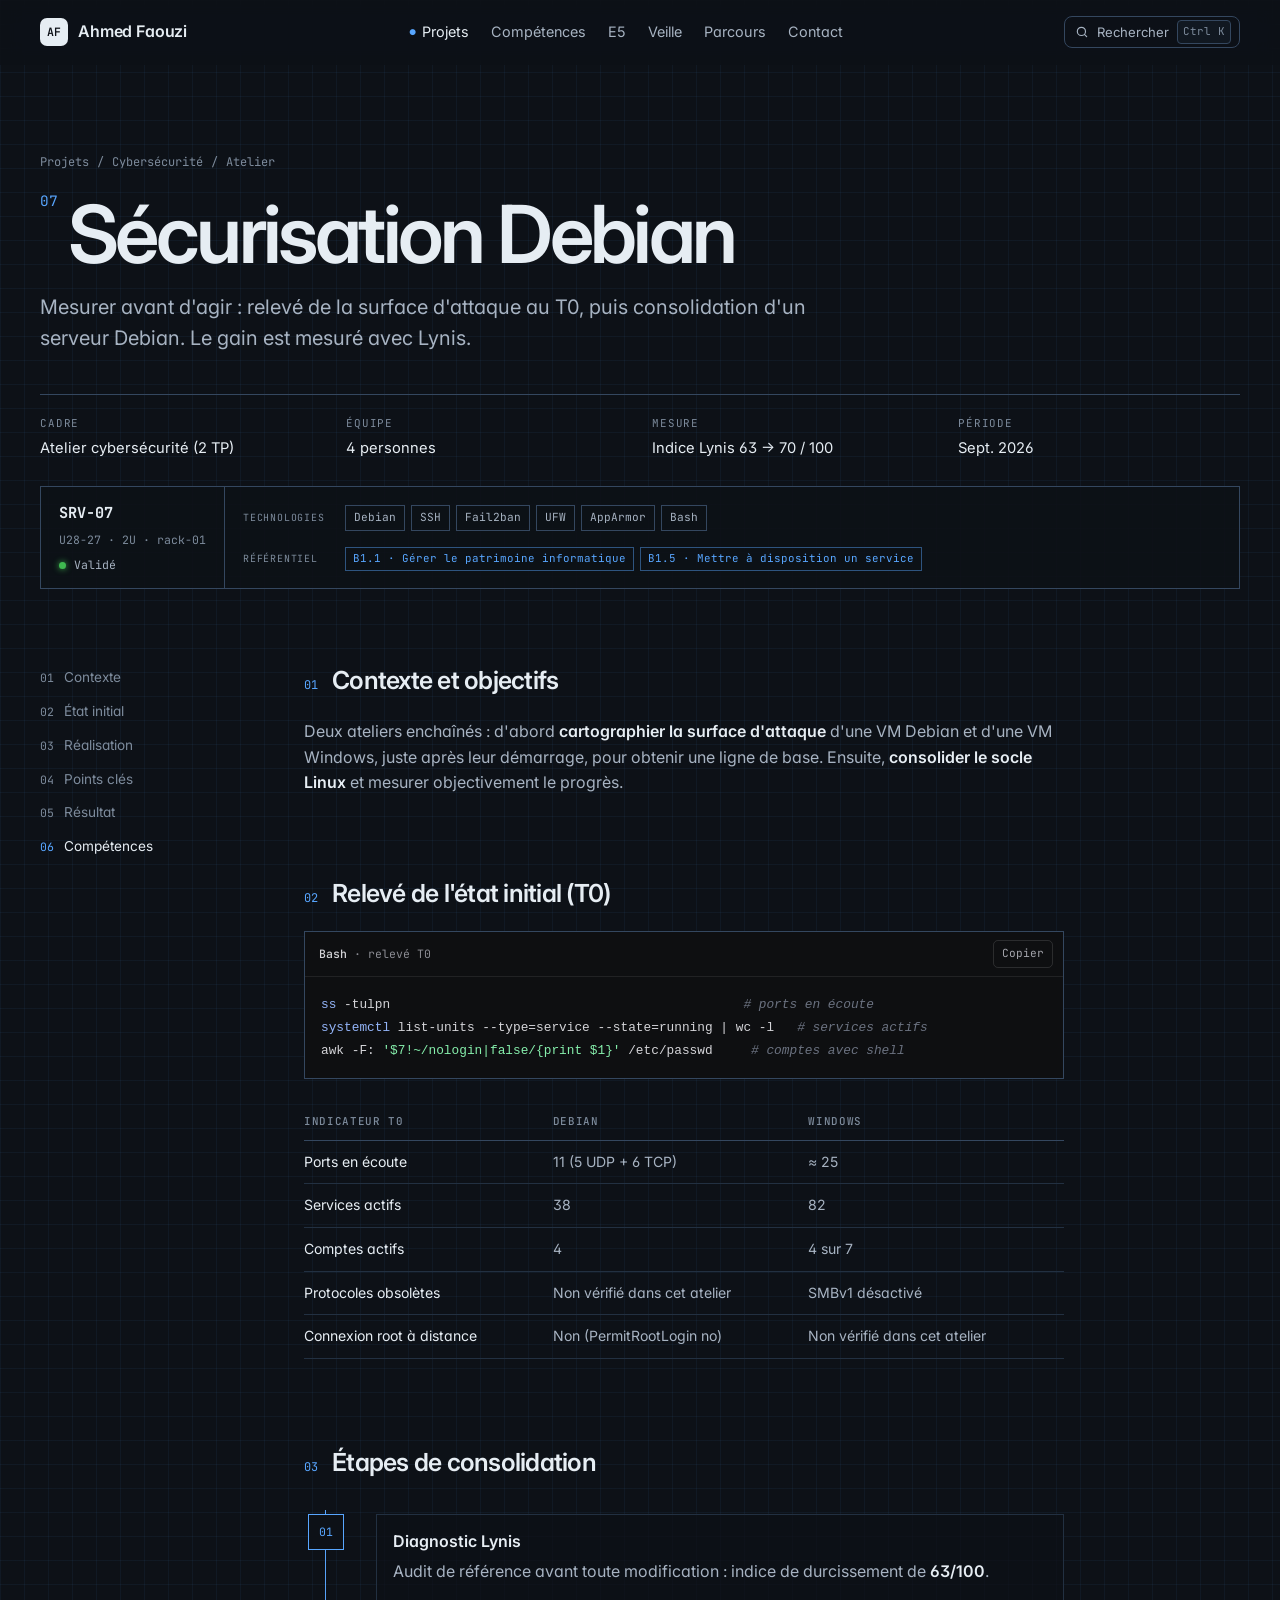
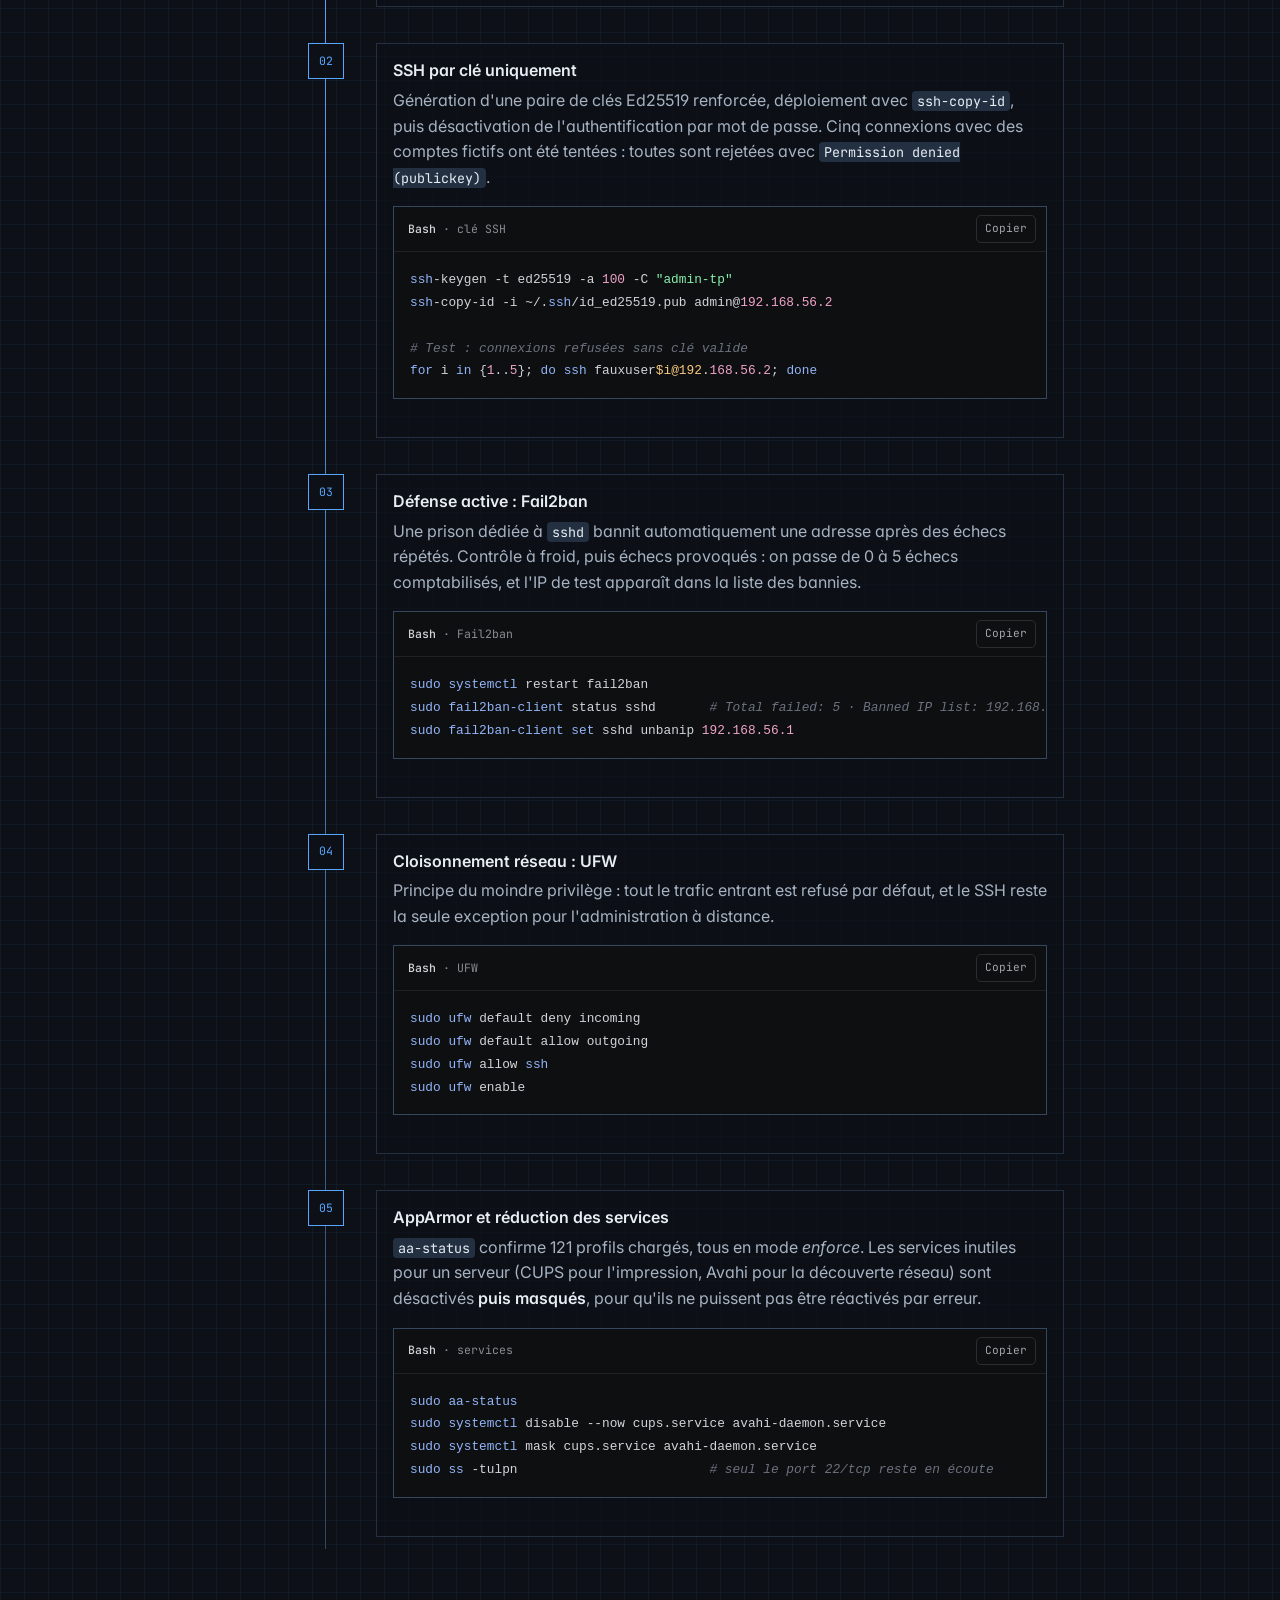
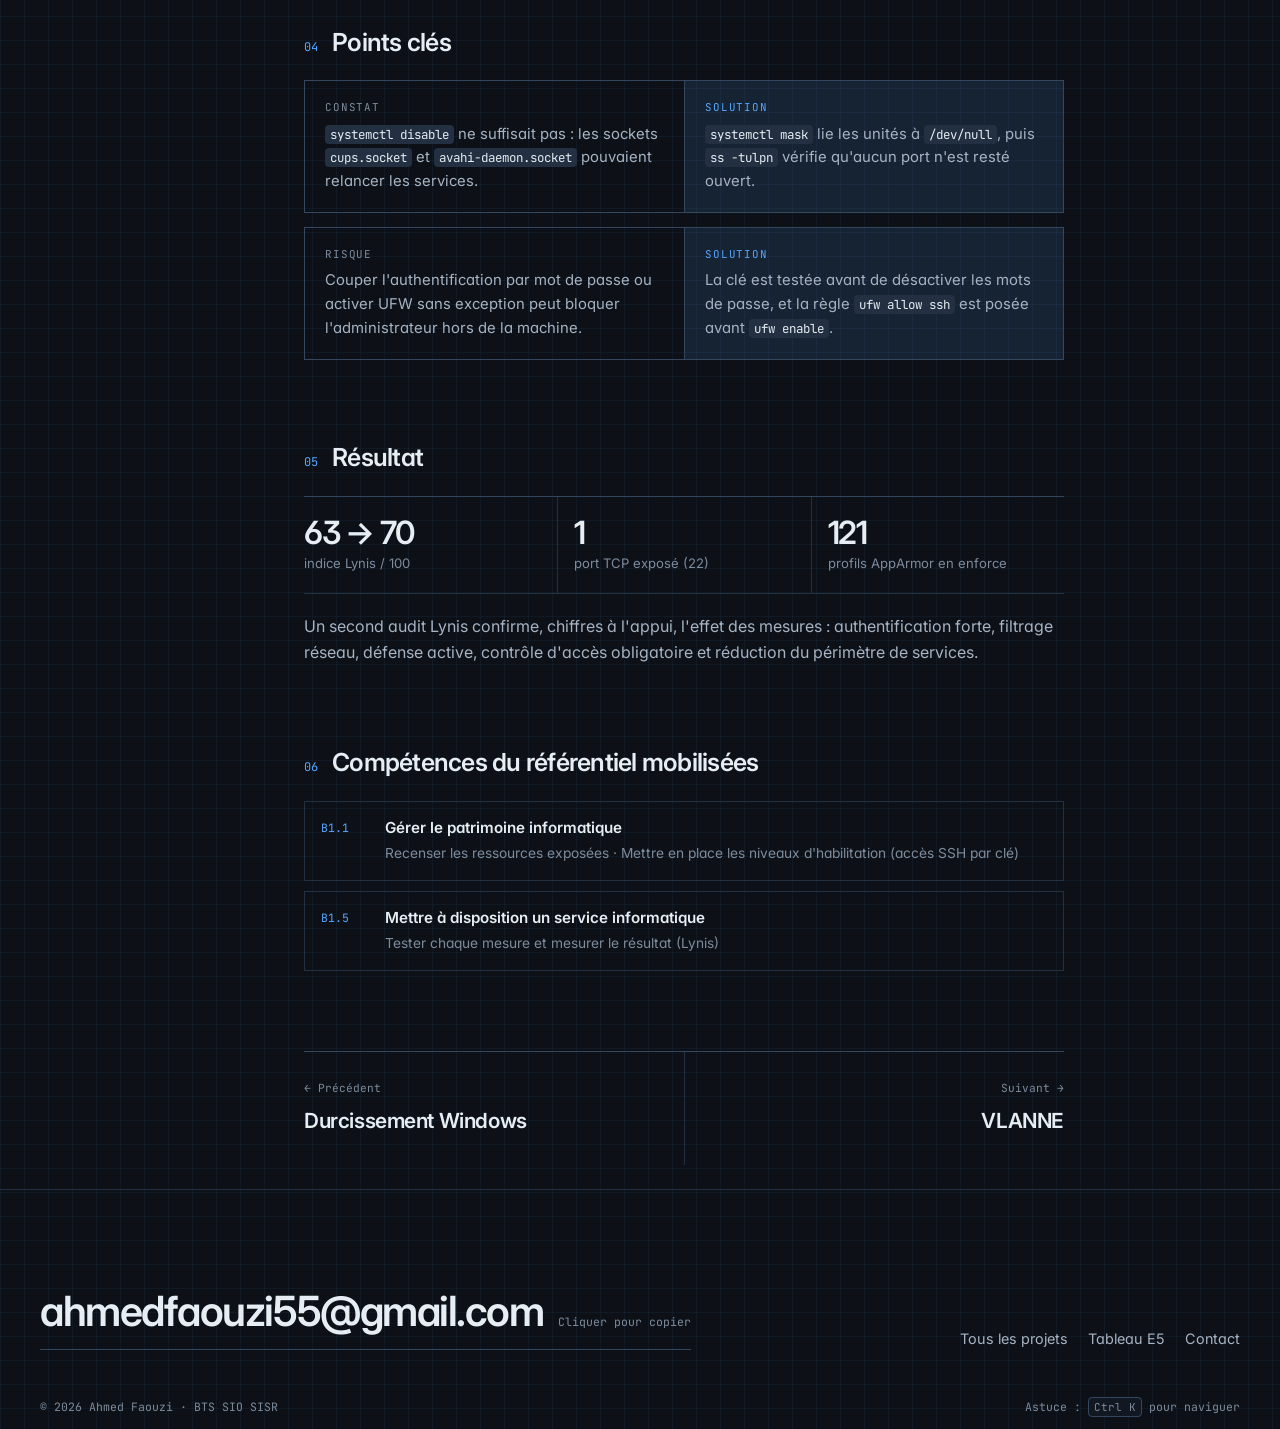
<file: projets/securisation-debian.html>
<!DOCTYPE html>
<html lang="fr">
<head>
    <meta charset="UTF-8">
    <meta name="viewport" content="width=device-width, initial-scale=1">
    <title>Sécurisation Debian — Surface d'attaque et durcissement · Ahmed Faouzi</title>
    <meta name="description" content="Cartographie de la surface d'attaque puis durcissement d'un serveur Debian : SSH par clé, Fail2ban, UFW, AppArmor, réduction des services. Indice Lynis de 63 à 70/100.">
    <link rel="preconnect" href="https://fonts.googleapis.com">
    <link rel="preconnect" href="https://fonts.gstatic.com" crossorigin>
    <link href="https://fonts.googleapis.com/css2?family=Inter:wght@400;500;600&family=JetBrains+Mono:wght@400;500&display=swap" rel="stylesheet">
    <link rel="stylesheet" href="../assets/css/style.css">
    <script>try{var t=localStorage.getItem("theme");if(t)document.documentElement.dataset.theme=t}catch(e){}</script>
</head>
<body data-base="../">

<header class="site-header">
    <div class="wrap nav">
        <a href="../index.html" class="brand" aria-label="Accueil"><span class="brand-mark">AF</span><span>Ahmed Faouzi</span></a>
        <nav aria-label="Navigation principale">
            <ul class="nav-links">
                <li><a href="../projects.html" aria-current="page">Projets</a></li>
                <li><a href="../competences.html">Compétences</a></li>
                <li><a href="../e5.html">E5</a></li>
                <li><a href="../veille.html">Veille</a></li>
                <li><a href="../about.html">Parcours</a></li>
                <li><a href="../contact.html">Contact</a></li>
            </ul>
        </nav>
        <div class="nav-tools">
            <button class="kbd-btn" data-palette aria-label="Ouvrir la palette de commandes">
                <svg viewBox="0 0 24 24" fill="none" stroke="currentColor" stroke-width="2" stroke-linecap="round" width="14" height="14"><circle cx="11" cy="11" r="7"/><path d="M20 20l-3.5-3.5"/></svg>
                <span class="kbd-label">Rechercher</span><kbd data-kbd-mod>Ctrl K</kbd>
            </button>
            <button class="icon-btn" data-theme-toggle aria-label="Changer de thème">
                <svg viewBox="0 0 24 24" fill="none" stroke="currentColor" stroke-width="1.8"><circle cx="12" cy="12" r="8"/><path d="M12 4a8 8 0 0 1 0 16z" fill="currentColor"/></svg>
            </button>
            <button class="icon-btn menu-btn" aria-label="Menu" aria-expanded="false">
                <svg viewBox="0 0 24 24" fill="none" stroke="currentColor" stroke-width="1.8" stroke-linecap="round"><path d="M4 8h16M4 16h16"/></svg>
            </button>
        </div>
    </div>
</header>

<main>
    <section class="case-head">
        <div class="wrap">
            <p class="crumbs"><a href="../projects.html">Projets</a><span>/</span><span>Cybersécurité</span><span>/</span><span>Atelier</span></p>
            <h1><span class="idx">07</span>Sécurisation Debian</h1>
            <p class="lead">Mesurer avant d'agir : relevé de la surface d'attaque au T0, puis consolidation d'un serveur Debian. Le gain est mesuré avec Lynis.</p>
            <dl class="case-meta">
                <div><dt>Cadre</dt><dd>Atelier cybersécurité (2 TP)</dd></div>
                <div><dt>Équipe</dt><dd>4 personnes</dd></div>
                <div><dt>Mesure</dt><dd>Indice Lynis 63 → 70 / 100</dd></div>
                <div><dt>Période</dt><dd>Sept. 2026</dd></div>
            </dl>
        </div>
    </section>

    <div class="wrap case">
        <ul class="toc" aria-label="Sommaire">
            <li><a href="#contexte"><span>01</span>Contexte</a></li>
            <li><a href="#t0"><span>02</span>État initial</a></li>
            <li><a href="#realisation"><span>03</span>Réalisation</a></li>
            <li><a href="#difficultes"><span>04</span>Points clés</a></li>
            <li><a href="#resultat"><span>05</span>Résultat</a></li>
            <li><a href="#competences"><span>06</span>Compétences</a></li>
        </ul>

        <article class="case-body">
            <section class="block" id="contexte">
                <h2><span class="n">01</span>Contexte et objectifs</h2>
                <p>Deux ateliers enchaînés : d'abord <strong>cartographier la surface d'attaque</strong> d'une VM Debian et d'une VM Windows, juste après leur démarrage, pour obtenir une ligne de base. Ensuite, <strong>consolider le socle Linux</strong> et mesurer objectivement le progrès.</p>
            </section>

            <section class="block" id="t0">
                <h2><span class="n">02</span>Relevé de l'état initial (T0)</h2>
                <div class="code">
                    <div class="code-head"><span><b>Bash</b> · relevé T0</span><button class="code-copy" type="button">Copier</button></div>
<pre><code data-lang="bash">ss -tulpn                                              # ports en écoute
systemctl list-units --type=service --state=running | wc -l   # services actifs
awk -F: '$7!~/nologin|false/{print $1}' /etc/passwd     # comptes avec shell</code></pre>
                </div>
                <div class="table-scroll"><table class="data-table">
                    <thead><tr><th>Indicateur T0</th><th>Debian</th><th>Windows</th></tr></thead>
                    <tbody>
                        <tr><td>Ports en écoute</td><td>11 (5 UDP + 6 TCP)</td><td>≈ 25</td></tr>
                        <tr><td>Services actifs</td><td>38</td><td>82</td></tr>
                        <tr><td>Comptes actifs</td><td>4</td><td>4 sur 7</td></tr>
                        <tr><td>Protocoles obsolètes</td><td>Non vérifié dans cet atelier</td><td>SMBv1 désactivé</td></tr>
                        <tr><td>Connexion root à distance</td><td>Non (PermitRootLogin no)</td><td>Non vérifié dans cet atelier</td></tr>
                    </tbody>
                </table></div>
            </section>

            <section class="block" id="realisation">
                <h2><span class="n">03</span>Étapes de consolidation</h2>
                <ol class="steps">
                    <li><div>
                        <strong>Diagnostic Lynis</strong>
                        <p>Audit de référence avant toute modification : indice de durcissement de <strong>63/100</strong>.</p>
                    </div></li>
                    <li><div>
                        <strong>SSH par clé uniquement</strong>
                        <p>Génération d'une paire de clés Ed25519 renforcée, déploiement avec <code>ssh-copy-id</code>, puis désactivation de l'authentification par mot de passe. Cinq connexions avec des comptes fictifs ont été tentées : toutes sont rejetées avec <code>Permission denied (publickey)</code>.</p>
                        <div class="code">
                            <div class="code-head"><span><b>Bash</b> · clé SSH</span><button class="code-copy" type="button">Copier</button></div>
<pre><code data-lang="bash">ssh-keygen -t ed25519 -a 100 -C "admin-tp"
ssh-copy-id -i ~/.ssh/id_ed25519.pub admin@192.168.56.2

# Test : connexions refusées sans clé valide
for i in {1..5}; do ssh fauxuser$i@192.168.56.2; done</code></pre>
                        </div>
                    </div></li>
                    <li><div>
                        <strong>Défense active : Fail2ban</strong>
                        <p>Une prison dédiée à <code>sshd</code> bannit automatiquement une adresse après des échecs répétés. Contrôle à froid, puis échecs provoqués : on passe de 0 à 5 échecs comptabilisés, et l'IP de test apparaît dans la liste des bannies.</p>
                        <div class="code">
                            <div class="code-head"><span><b>Bash</b> · Fail2ban</span><button class="code-copy" type="button">Copier</button></div>
<pre><code data-lang="bash">sudo systemctl restart fail2ban
sudo fail2ban-client status sshd       # Total failed: 5 · Banned IP list: 192.168.56.1
sudo fail2ban-client set sshd unbanip 192.168.56.1</code></pre>
                        </div>
                    </div></li>
                    <li><div>
                        <strong>Cloisonnement réseau : UFW</strong>
                        <p>Principe du moindre privilège : tout le trafic entrant est refusé par défaut, et le SSH reste la seule exception pour l'administration à distance.</p>
                        <div class="code">
                            <div class="code-head"><span><b>Bash</b> · UFW</span><button class="code-copy" type="button">Copier</button></div>
<pre><code data-lang="bash">sudo ufw default deny incoming
sudo ufw default allow outgoing
sudo ufw allow ssh
sudo ufw enable</code></pre>
                        </div>
                    </div></li>
                    <li><div>
                        <strong>AppArmor et réduction des services</strong>
                        <p><code>aa-status</code> confirme 121 profils chargés, tous en mode <em>enforce</em>. Les services inutiles pour un serveur (CUPS pour l'impression, Avahi pour la découverte réseau) sont désactivés <strong>puis masqués</strong>, pour qu'ils ne puissent pas être réactivés par erreur.</p>
                        <div class="code">
                            <div class="code-head"><span><b>Bash</b> · services</span><button class="code-copy" type="button">Copier</button></div>
<pre><code data-lang="bash">sudo aa-status
sudo systemctl disable --now cups.service avahi-daemon.service
sudo systemctl mask cups.service avahi-daemon.service
sudo ss -tulpn                         # seul le port 22/tcp reste en écoute</code></pre>
                        </div>
                    </div></li>
                </ol>
            </section>

            <section class="block" id="difficultes">
                <h2><span class="n">04</span>Points clés</h2>
                <div class="issue">
                    <div><span class="k">Constat</span><p><code>systemctl disable</code> ne suffisait pas : les sockets <code>cups.socket</code> et <code>avahi-daemon.socket</code> pouvaient relancer les services.</p></div>
                    <div><span class="k">Solution</span><p><code>systemctl mask</code> lie les unités à <code>/dev/null</code>, puis <code>ss -tulpn</code> vérifie qu'aucun port n'est resté ouvert.</p></div>
                </div>
                <div class="issue">
                    <div><span class="k">Risque</span><p>Couper l'authentification par mot de passe ou activer UFW sans exception peut bloquer l'administrateur hors de la machine.</p></div>
                    <div><span class="k">Solution</span><p>La clé est testée avant de désactiver les mots de passe, et la règle <code>ufw allow ssh</code> est posée avant <code>ufw enable</code>.</p></div>
                </div>
            </section>

            <section class="block" id="resultat">
                <h2><span class="n">05</span>Résultat</h2>
                <div class="kpis">
                    <div class="kpi"><b>63 → 70</b><span>indice Lynis / 100</span></div>
                    <div class="kpi"><b>1</b><span>port TCP exposé (22)</span></div>
                    <div class="kpi"><b>121</b><span>profils AppArmor en enforce</span></div>
                </div>
                <p>Un second audit Lynis confirme, chiffres à l'appui, l'effet des mesures : authentification forte, filtrage réseau, défense active, contrôle d'accès obligatoire et réduction du périmètre de services.</p>
            </section>

            <section class="block" id="competences">
                <h2><span class="n">06</span>Compétences du référentiel mobilisées</h2>
                <ul class="skills-ref">
                    <li><span class="code-ref">B1.1</span><div><strong>Gérer le patrimoine informatique</strong><span>Recenser les ressources exposées · Mettre en place les niveaux d'habilitation (accès SSH par clé)</span></div></li>
                    <li><span class="code-ref">B1.5</span><div><strong>Mettre à disposition un service informatique</strong><span>Tester chaque mesure et mesurer le résultat (Lynis)</span></div></li>
                </ul>
            </section>

            <nav class="case-nav" aria-label="Projets voisins">
                <a href="durcissement-windows.html"><small>← Précédent</small><strong>Durcissement Windows</strong></a>
                <a href="vlanne.html"><small>Suivant →</small><strong>VLANNE</strong></a>
            </nav>
        </article>
    </div>
</main>

<footer class="site-footer">
    <div class="wrap">
        <div class="footer-cta">
            <button class="copy-mail" data-copy-email>ahmedfaouzi55@gmail.com <span class="copy-hint">Cliquer pour copier</span></button>
            <ul class="footer-links">
                <li><a href="../projects.html">Tous les projets</a></li>
                <li><a href="../e5.html">Tableau E5</a></li>
                <li><a href="../contact.html">Contact</a></li>
            </ul>
        </div>
        <div class="footer-bottom">
            <span>© <span data-year>2026</span> Ahmed Faouzi · BTS SIO SISR</span>
            <span>Astuce : <kbd data-kbd-mod>Ctrl K</kbd> pour naviguer</span>
        </div>
    </div>
</footer>

<script src="../assets/js/projects.js"></script>
<script src="../assets/js/main.js"></script>
<script src="../assets/js/case.js"></script>
</body>
</html>
</file>
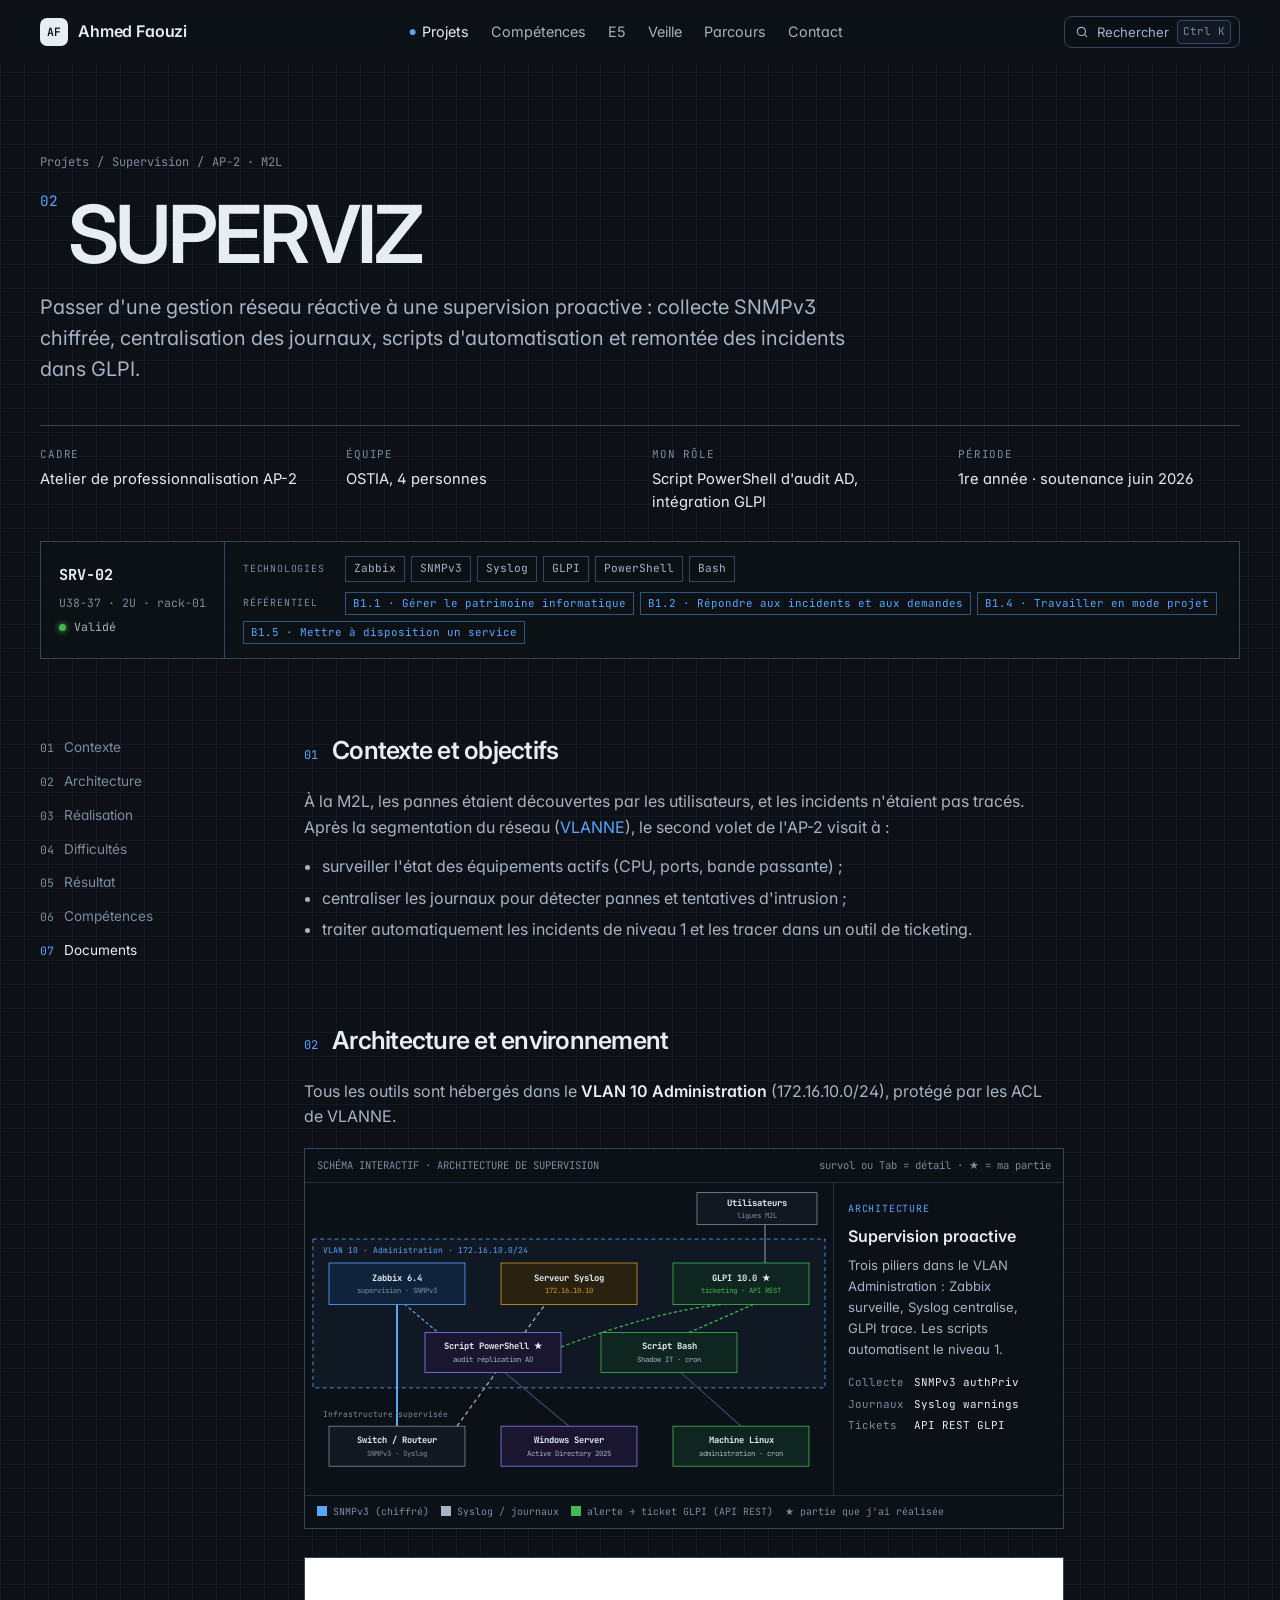
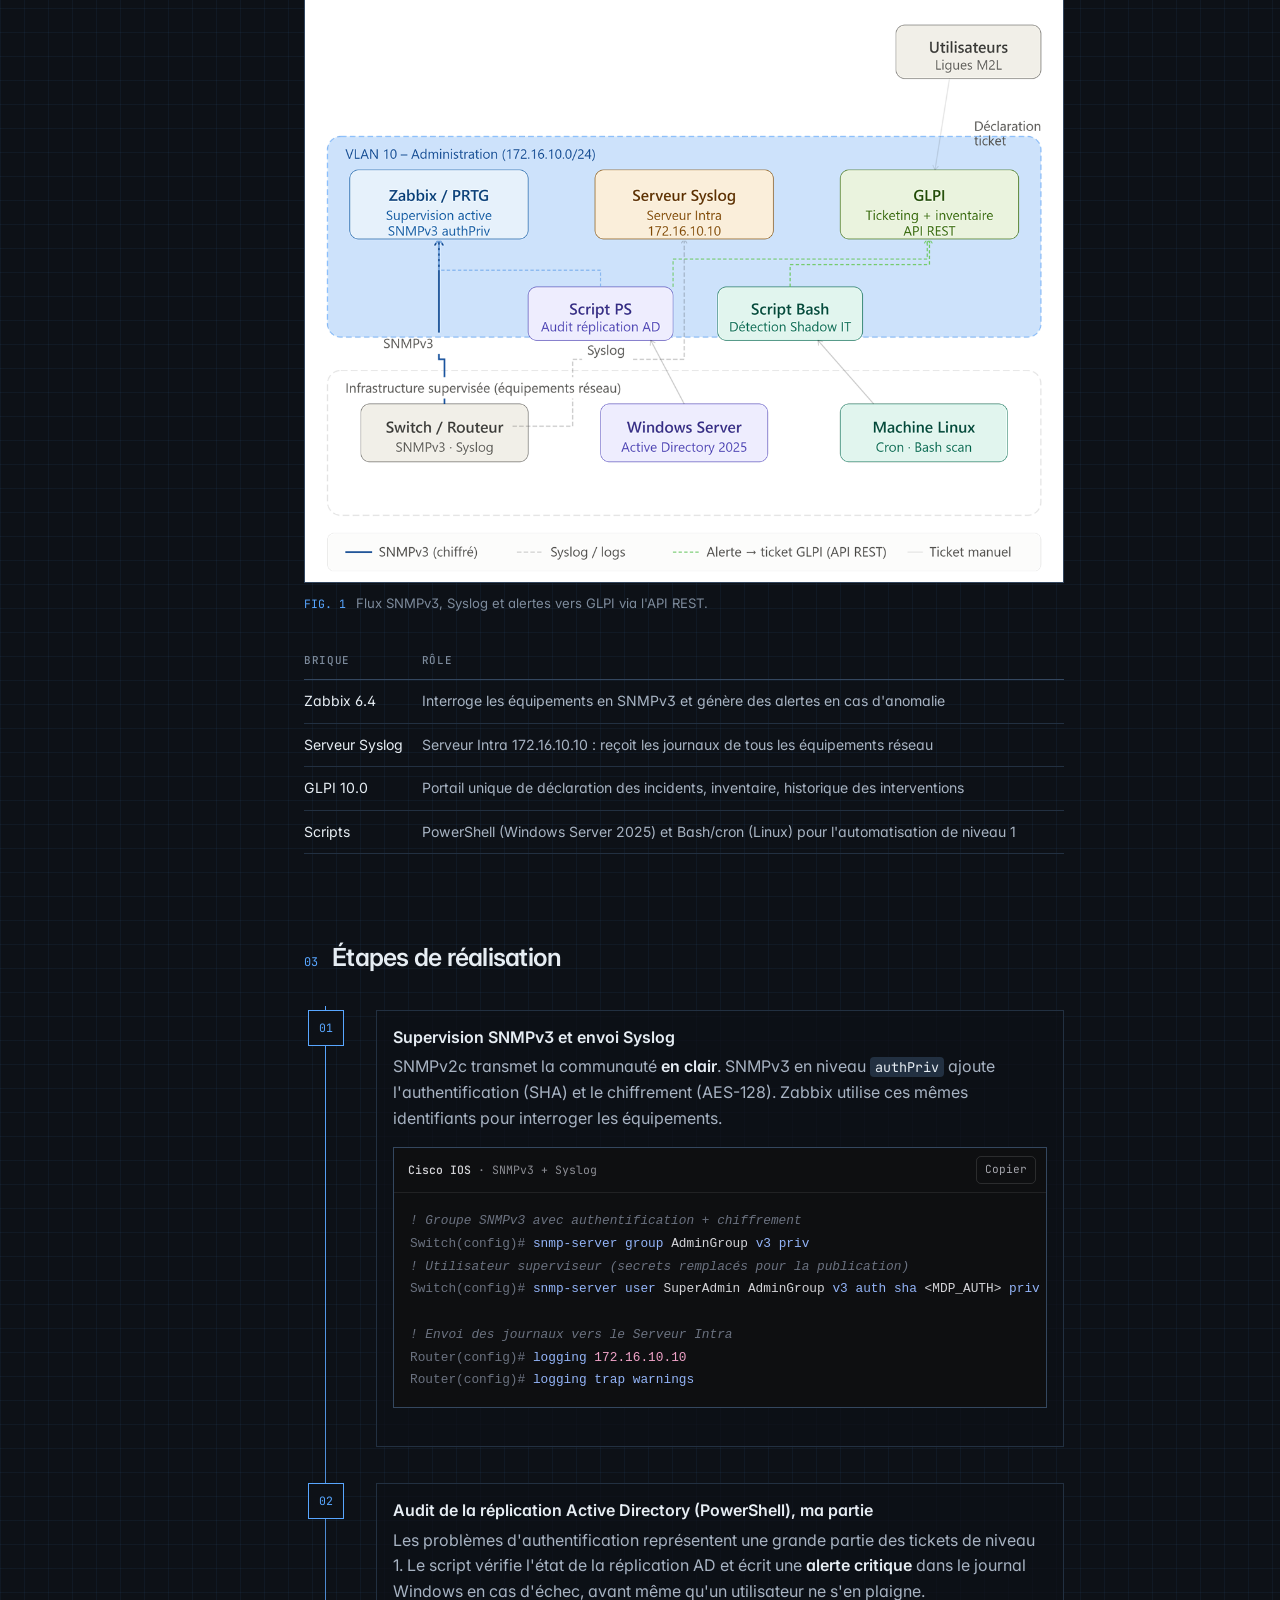
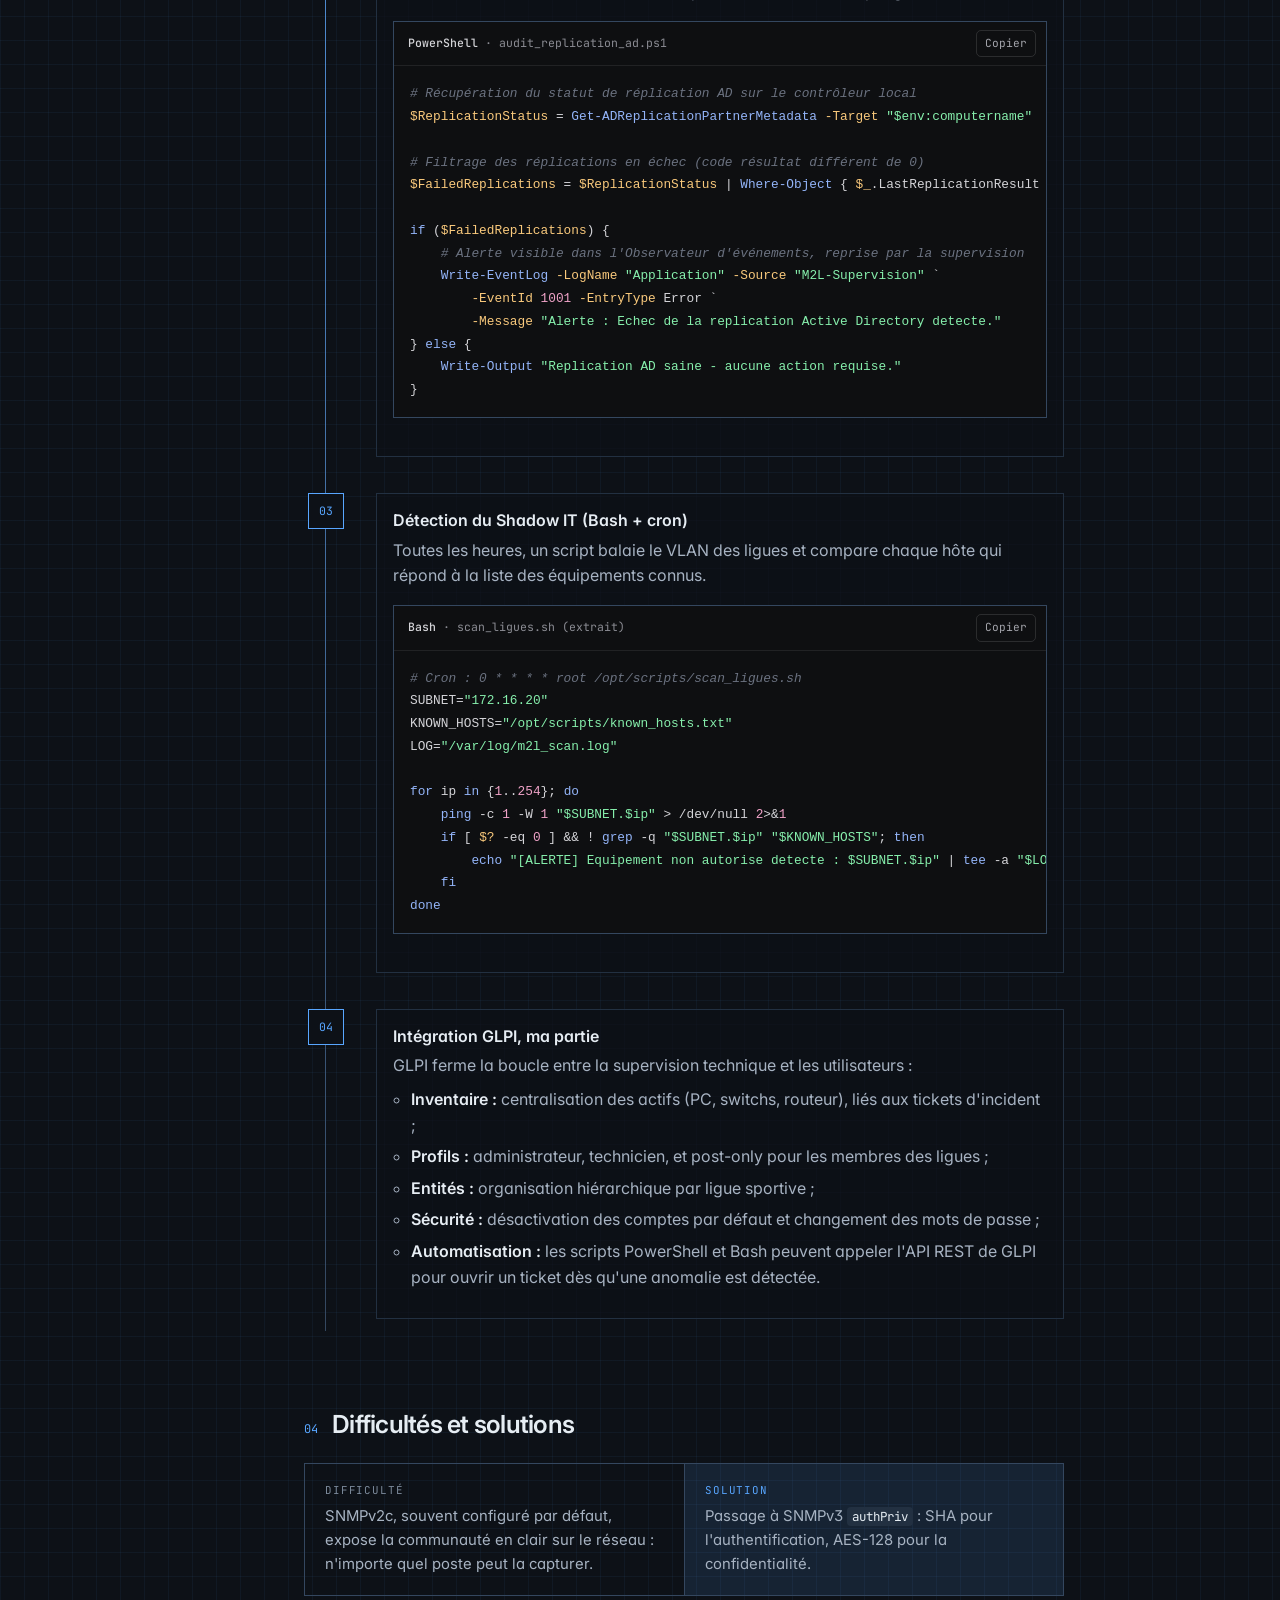
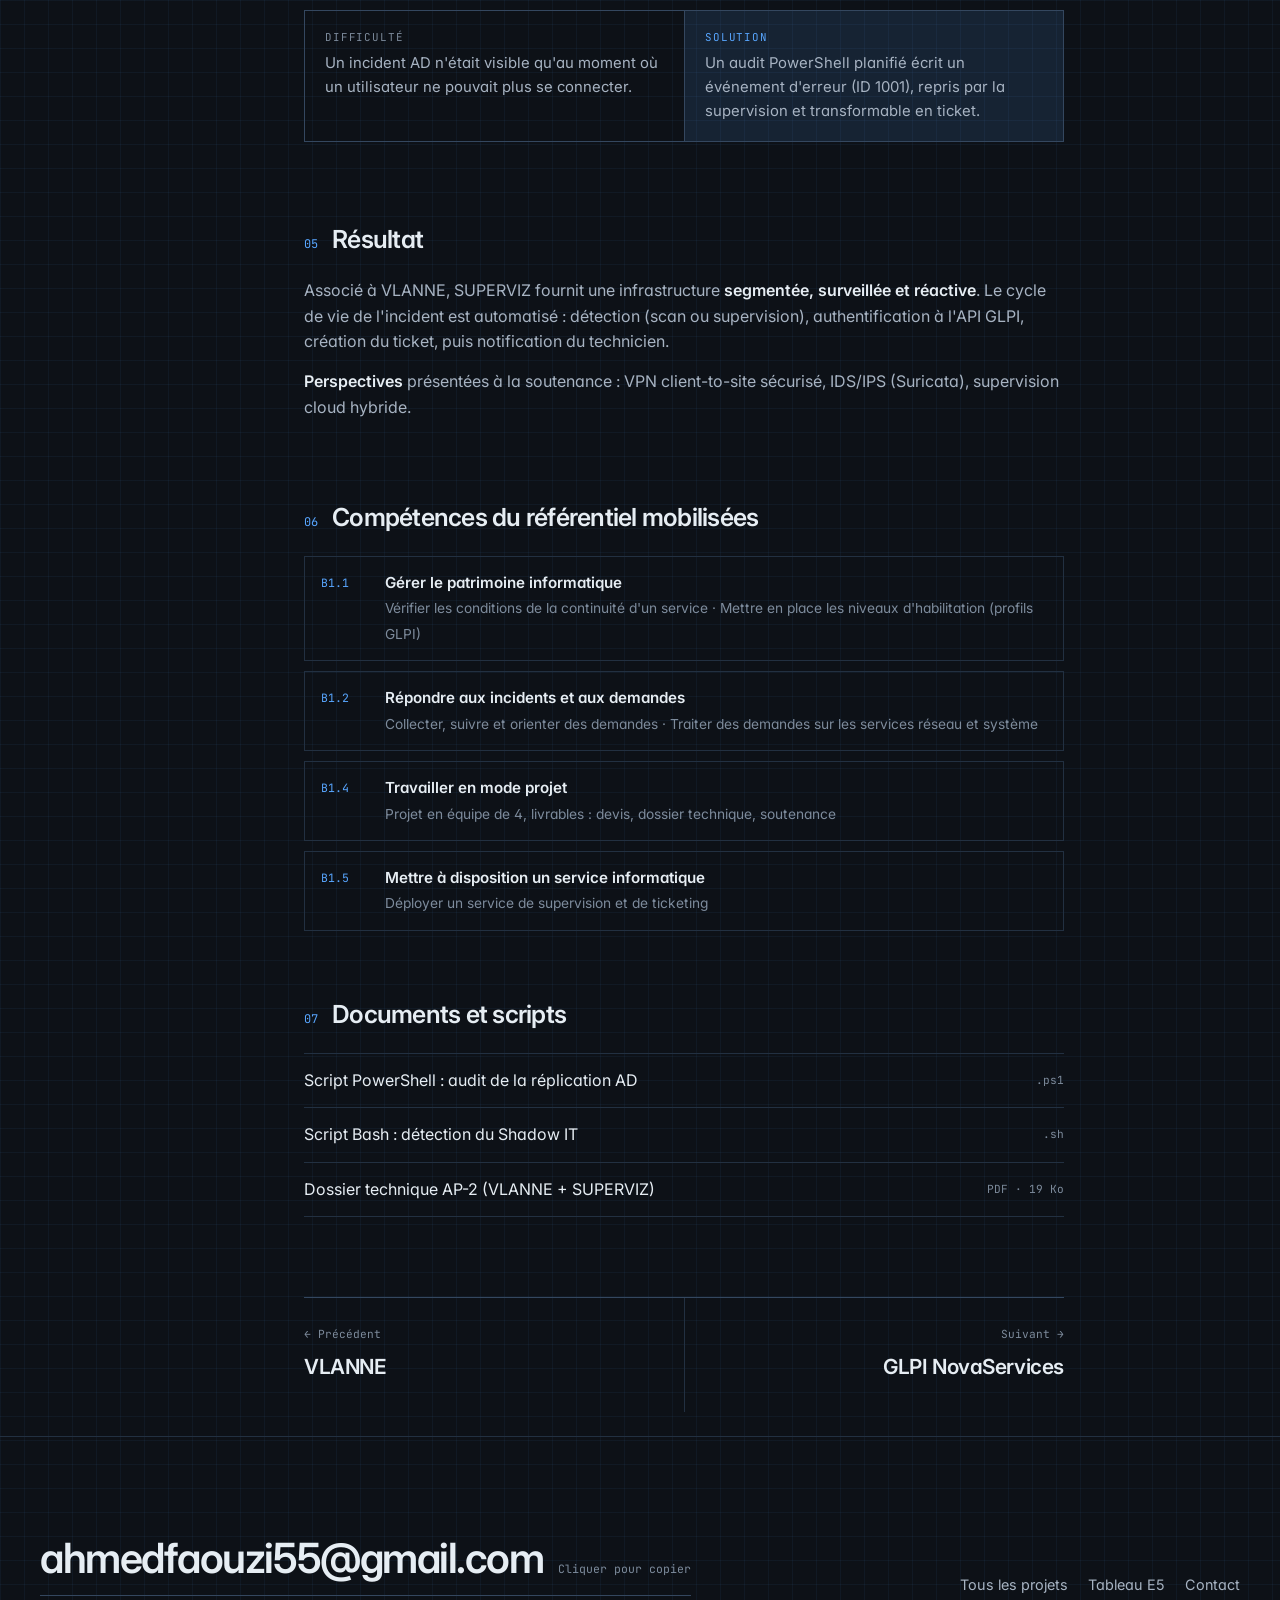
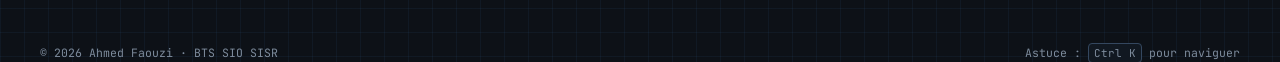
<file: projets/superviz.html>
<!DOCTYPE html>
<html lang="fr">
<head>
    <meta charset="UTF-8">
    <meta name="viewport" content="width=device-width, initial-scale=1">
    <title>SUPERVIZ — Supervision et incidents M2L · Ahmed Faouzi</title>
    <meta name="description" content="AP-2 SUPERVIZ : supervision SNMPv3 sous Zabbix, Syslog, audit Active Directory en PowerShell et ticketing GLPI pour la Maison des Ligues.">
    <link rel="preconnect" href="https://fonts.googleapis.com">
    <link rel="preconnect" href="https://fonts.gstatic.com" crossorigin>
    <link href="https://fonts.googleapis.com/css2?family=Inter:wght@400;500;600&family=JetBrains+Mono:wght@400;500&display=swap" rel="stylesheet">
    <link rel="stylesheet" href="../assets/css/style.css">
    <script>try{var t=localStorage.getItem("theme");if(t)document.documentElement.dataset.theme=t}catch(e){}</script>
</head>
<body data-base="../">

<header class="site-header">
    <div class="wrap nav">
        <a href="../index.html" class="brand" aria-label="Accueil"><span class="brand-mark">AF</span><span>Ahmed Faouzi</span></a>
        <nav aria-label="Navigation principale">
            <ul class="nav-links">
                <li><a href="../projects.html" aria-current="page">Projets</a></li>
                <li><a href="../competences.html">Compétences</a></li>
                <li><a href="../e5.html">E5</a></li>
                <li><a href="../veille.html">Veille</a></li>
                <li><a href="../about.html">Parcours</a></li>
                <li><a href="../contact.html">Contact</a></li>
            </ul>
        </nav>
        <div class="nav-tools">
            <button class="kbd-btn" data-palette aria-label="Ouvrir la palette de commandes">
                <svg viewBox="0 0 24 24" fill="none" stroke="currentColor" stroke-width="2" stroke-linecap="round" width="14" height="14"><circle cx="11" cy="11" r="7"/><path d="M20 20l-3.5-3.5"/></svg>
                <span class="kbd-label">Rechercher</span><kbd data-kbd-mod>Ctrl K</kbd>
            </button>
            <button class="icon-btn" data-theme-toggle aria-label="Changer de thème">
                <svg viewBox="0 0 24 24" fill="none" stroke="currentColor" stroke-width="1.8"><circle cx="12" cy="12" r="8"/><path d="M12 4a8 8 0 0 1 0 16z" fill="currentColor"/></svg>
            </button>
            <button class="icon-btn menu-btn" aria-label="Menu" aria-expanded="false">
                <svg viewBox="0 0 24 24" fill="none" stroke="currentColor" stroke-width="1.8" stroke-linecap="round"><path d="M4 8h16M4 16h16"/></svg>
            </button>
        </div>
    </div>
</header>

<main>
    <section class="case-head">
        <div class="wrap">
            <p class="crumbs"><a href="../projects.html">Projets</a><span>/</span><span>Supervision</span><span>/</span><span>AP-2 · M2L</span></p>
            <h1><span class="idx">02</span>SUPERVIZ</h1>
            <p class="lead">Passer d'une gestion réseau réactive à une supervision proactive : collecte SNMPv3 chiffrée, centralisation des journaux, scripts d'automatisation et remontée des incidents dans GLPI.</p>
            <dl class="case-meta">
                <div><dt>Cadre</dt><dd>Atelier de professionnalisation AP-2</dd></div>
                <div><dt>Équipe</dt><dd>OSTIA, 4 personnes</dd></div>
                <div><dt>Mon rôle</dt><dd>Script PowerShell d'audit AD, intégration GLPI</dd></div>
                <div><dt>Période</dt><dd>1re année · soutenance juin 2026</dd></div>
            </dl>
        </div>
    </section>

    <div class="wrap case">
        <ul class="toc" aria-label="Sommaire">
            <li><a href="#contexte"><span>01</span>Contexte</a></li>
            <li><a href="#environnement"><span>02</span>Architecture</a></li>
            <li><a href="#realisation"><span>03</span>Réalisation</a></li>
            <li><a href="#difficultes"><span>04</span>Difficultés</a></li>
            <li><a href="#resultat"><span>05</span>Résultat</a></li>
            <li><a href="#competences"><span>06</span>Compétences</a></li>
            <li><a href="#documents"><span>07</span>Documents</a></li>
        </ul>

        <article class="case-body">
            <section class="block" id="contexte">
                <h2><span class="n">01</span>Contexte et objectifs</h2>
                <p>À la M2L, les pannes étaient découvertes par les utilisateurs, et les incidents n'étaient pas tracés. Après la segmentation du réseau (<a class="accent" href="vlanne.html">VLANNE</a>), le second volet de l'AP-2 visait à :</p>
                <ul>
                    <li>surveiller l'état des équipements actifs (CPU, ports, bande passante) ;</li>
                    <li>centraliser les journaux pour détecter pannes et tentatives d'intrusion ;</li>
                    <li>traiter automatiquement les incidents de niveau 1 et les tracer dans un outil de ticketing.</li>
                </ul>
            </section>

            <section class="block" id="environnement">
                <h2><span class="n">02</span>Architecture et environnement</h2>
                <p>Tous les outils sont hébergés dans le <strong>VLAN 10 Administration</strong> (172.16.10.0/24), protégé par les ACL de VLANNE.</p>

                <div class="diagram" aria-label="Schéma interactif de l'architecture SUPERVIZ">
                    <div class="dg-head"><span>SCHÉMA INTERACTIF · ARCHITECTURE DE SUPERVISION</span><span>survol ou Tab = détail · ★ = ma partie</span></div>
                    <div class="dg-body">
                        <svg viewBox="0 0 660 390" role="group" aria-label="Architecture : outils dans le VLAN 10, équipements supervisés en dessous">
                            <g font-family="JetBrains Mono, monospace" font-size="11" fill="#E6EDF3">
                                <rect x="10" y="70" width="640" height="186" fill="rgba(88,166,255,.05)" stroke="#58A6FF" stroke-dasharray="5 4"/>
                                <text x="22" y="88" fill="#58A6FF" font-size="10">VLAN 10 · Administration · 172.16.10.0/24</text>
                                <text x="22" y="292" fill="#7D8B9C" font-size="10">Infrastructure supervisée</text>

                                <line class="dg-link" data-a="switch" data-b="zabbix" x1="115" y1="304" x2="115" y2="152" stroke="#58A6FF" stroke-width="2.5"/>
                                <line class="dg-link" data-a="switch" data-b="syslog" x1="190" y1="304" x2="300" y2="152" stroke="#A7B3C2" stroke-width="1.5" stroke-dasharray="5 4"/>
                                <line class="dg-link" data-a="winsrv" data-b="ps" x1="330" y1="304" x2="250" y2="237" stroke="#34475F" stroke-width="1.5"/>
                                <line class="dg-link" data-a="ps" data-b="zabbix" x1="170" y1="190" x2="125" y2="152" stroke="#58A6FF" stroke-width="1.5" stroke-dasharray="4 3"/>
                                <path class="dg-link" data-a="ps" data-b="glpi" d="M320,205 Q440,160 520,152" fill="none" stroke="#3FB950" stroke-width="1.5" stroke-dasharray="4 3"/>
                                <line class="dg-link" data-a="linux" data-b="bash" x1="545" y1="304" x2="470" y2="237" stroke="#34475F" stroke-width="1.5"/>
                                <line class="dg-link" data-a="bash" data-b="glpi" x1="480" y1="187" x2="560" y2="152" stroke="#3FB950" stroke-width="1.5" stroke-dasharray="4 3"/>
                                <line class="dg-link" data-a="users" data-b="glpi" x1="575" y1="52" x2="575" y2="100" stroke="#7D8B9C" stroke-width="1.5"/>

                                <g class="dg-node" data-id="users"><rect class="box" x="490" y="12" width="150" height="40" fill="#111821" stroke="#7D8B9C"/><text x="565" y="29" text-anchor="middle" font-weight="700">Utilisateurs</text><text x="565" y="44" text-anchor="middle" font-size="9" fill="#7D8B9C">ligues M2L</text></g>
                                <g class="dg-node" data-id="zabbix"><rect class="box" x="30" y="100" width="170" height="52" fill="#10233D" stroke="#58A6FF"/><text x="115" y="122" text-anchor="middle" font-weight="700">Zabbix 6.4</text><text x="115" y="138" text-anchor="middle" font-size="9" fill="#7D8B9C">supervision · SNMPv3</text></g>
                                <g class="dg-node" data-id="syslog"><rect class="box" x="245" y="100" width="170" height="52" fill="#2A2110" stroke="#D29922"/><text x="330" y="122" text-anchor="middle" font-weight="700">Serveur Syslog</text><text x="330" y="138" text-anchor="middle" font-size="9" fill="#D29922">172.16.10.10</text></g>
                                <g class="dg-node" data-id="glpi"><rect class="box" x="460" y="100" width="170" height="52" fill="#0F2620" stroke="#3FB950"/><text x="545" y="122" text-anchor="middle" font-weight="700">GLPI 10.0 ★</text><text x="545" y="138" text-anchor="middle" font-size="9" fill="#3FB950">ticketing · API REST</text></g>
                                <g class="dg-node" data-id="ps"><rect class="box" x="150" y="187" width="170" height="50" fill="#1A1630" stroke="#8B7CF6"/><text x="235" y="208" text-anchor="middle" font-weight="700">Script PowerShell ★</text><text x="235" y="224" text-anchor="middle" font-size="9" fill="#A7B3C2">audit réplication AD</text></g>
                                <g class="dg-node" data-id="bash"><rect class="box" x="370" y="187" width="170" height="50" fill="#0F2620" stroke="#3FB950"/><text x="455" y="208" text-anchor="middle" font-weight="700">Script Bash</text><text x="455" y="224" text-anchor="middle" font-size="9" fill="#A7B3C2">Shadow IT · cron</text></g>
                                <g class="dg-node" data-id="switch"><rect class="box" x="30" y="304" width="170" height="50" fill="#111821" stroke="#7D8B9C"/><text x="115" y="325" text-anchor="middle" font-weight="700">Switch / Routeur</text><text x="115" y="341" text-anchor="middle" font-size="9" fill="#7D8B9C">SNMPv3 · Syslog</text></g>
                                <g class="dg-node" data-id="winsrv"><rect class="box" x="245" y="304" width="170" height="50" fill="#1A1630" stroke="#8B7CF6"/><text x="330" y="325" text-anchor="middle" font-weight="700">Windows Server</text><text x="330" y="341" text-anchor="middle" font-size="9" fill="#A7B3C2">Active Directory 2025</text></g>
                                <g class="dg-node" data-id="linux"><rect class="box" x="460" y="304" width="170" height="50" fill="#0F2620" stroke="#3FB950"/><text x="545" y="325" text-anchor="middle" font-weight="700">Machine Linux</text><text x="545" y="341" text-anchor="middle" font-size="9" fill="#A7B3C2">administration · cron</text></g>
                            </g>
                        </svg>
                        <div class="dg-info" aria-live="polite"></div>
                    </div>
                    <div class="dg-legend"><span><i style="background:#58A6FF"></i>SNMPv3 (chiffré)</span><span><i style="background:#A7B3C2"></i>Syslog / journaux</span><span><i style="background:#3FB950"></i>alerte → ticket GLPI (API REST)</span><span>★ partie que j'ai réalisée</span></div>
                    <script type="application/json" class="dg-data">{
                        "_default": { "k": "Architecture", "title": "Supervision proactive", "text": "Trois piliers dans le VLAN Administration : Zabbix surveille, Syslog centralise, GLPI trace. Les scripts automatisent le niveau 1.", "facts": [["Collecte", "SNMPv3 authPriv"], ["Journaux", "Syslog warnings"], ["Tickets", "API REST GLPI"]] },
                        "users": { "k": "Utilisateurs", "title": "Membres des ligues", "text": "Déclarent leurs pannes (imprimante, mot de passe, réseau) dans le portail unifié de GLPI." },
                        "zabbix": { "k": "Pilier 1", "title": "Zabbix", "text": "Interroge les équipements réseau en SNMPv3 : charge CPU, état des ports, bande passante. Génère des alertes en cas d'anomalie.", "facts": [["Version", "6.4"], ["Protocole", "SNMPv3 · SHA + AES-128"]] },
                        "syslog": { "k": "Pilier 2", "title": "Serveur Syslog", "text": "Reçoit les journaux d'événements de tous les équipements réseau pour détecter pannes matérielles et tentatives d'intrusion.", "facts": [["Hôte", "Serveur Intra"], ["Adresse", "172.16.10.10"], ["Niveau", "logging trap warnings"]] },
                        "glpi": { "k": "Pilier 3 · ma partie", "title": "GLPI · ticketing et inventaire", "text": "Portail unique de déclaration, inventaire des actifs liés aux tickets, profils (admin, technicien, post-only), entités par ligue, comptes par défaut désactivés.", "facts": [["Version", "10.0"], ["Entrées", "utilisateurs + scripts (API REST)"]] },
                        "ps": { "k": "Automatisation · ma partie", "title": "Audit de la réplication AD", "text": "Vérifie la réplication Active Directory et écrit une alerte critique (ID 1001) dans le journal Application avant qu'un utilisateur ne soit bloqué.", "facts": [["Cmdlet", "Get-ADReplicationPartnerMetadata"], ["Alerte", "Write-EventLog · ID 1001"]] },
                        "bash": { "k": "Automatisation", "title": "Détection du Shadow IT", "text": "Balaye le VLAN des ligues toutes les heures et signale tout hôte absent de la liste des équipements connus.", "facts": [["Plage", "172.16.20.0/24"], ["Cron", "0 * * * *"], ["Journal", "/var/log/m2l_scan.log"]] },
                        "switch": { "k": "Supervisé", "title": "Switch / Routeur", "text": "Équipements Cisco configurés en SNMPv3 (groupe AdminGroup, mode priv) et en envoi Syslog vers le Serveur Intra.", "facts": [["SNMP", "v3 authPriv"], ["Syslog", "→ 172.16.10.10"]] },
                        "winsrv": { "k": "Supervisé", "title": "Windows Server 2025", "text": "Contrôleur de domaine Active Directory, audité par le script PowerShell." },
                        "linux": { "k": "Supervisé", "title": "Machine Linux d'administration", "text": "Exécute les scripts Bash planifiés par cron." }
                    }</script>
                </div>

                <figure class="fig">
                    <a href="../assets/img/superviz/architecture.png" target="_blank" rel="noopener"><img src="../assets/img/superviz/architecture.png" alt="Architecture SUPERVIZ : Zabbix, serveur Syslog et GLPI dans le VLAN 10, alimentés par SNMPv3, Syslog et des scripts PowerShell et Bash" loading="lazy"></a>
                    <figcaption><b>FIG. 1</b>Flux SNMPv3, Syslog et alertes vers GLPI via l'API REST.</figcaption>
                </figure>
                <div class="table-scroll"><table class="data-table">
                    <thead><tr><th>Brique</th><th>Rôle</th></tr></thead>
                    <tbody>
                        <tr><td>Zabbix 6.4</td><td>Interroge les équipements en SNMPv3 et génère des alertes en cas d'anomalie</td></tr>
                        <tr><td>Serveur Syslog</td><td>Serveur Intra 172.16.10.10 : reçoit les journaux de tous les équipements réseau</td></tr>
                        <tr><td>GLPI 10.0</td><td>Portail unique de déclaration des incidents, inventaire, historique des interventions</td></tr>
                        <tr><td>Scripts</td><td>PowerShell (Windows Server 2025) et Bash/cron (Linux) pour l'automatisation de niveau 1</td></tr>
                    </tbody>
                </table></div>
            </section>

            <section class="block" id="realisation">
                <h2><span class="n">03</span>Étapes de réalisation</h2>
                <ol class="steps">
                    <li><div>
                        <strong>Supervision SNMPv3 et envoi Syslog</strong>
                        <p>SNMPv2c transmet la communauté <strong>en clair</strong>. SNMPv3 en niveau <code>authPriv</code> ajoute l'authentification (SHA) et le chiffrement (AES-128). Zabbix utilise ces mêmes identifiants pour interroger les équipements.</p>
                        <div class="code">
                            <div class="code-head"><span><b>Cisco IOS</b> · SNMPv3 + Syslog</span><button class="code-copy" type="button">Copier</button></div>
<pre><code data-lang="ios">! Groupe SNMPv3 avec authentification + chiffrement
Switch(config)# snmp-server group AdminGroup v3 priv
! Utilisateur superviseur (secrets remplacés pour la publication)
Switch(config)# snmp-server user SuperAdmin AdminGroup v3 auth sha &lt;MDP_AUTH&gt; priv aes 128 &lt;MDP_PRIV&gt;

! Envoi des journaux vers le Serveur Intra
Router(config)# logging 172.16.10.10
Router(config)# logging trap warnings</code></pre>
                        </div>
                    </div></li>
                    <li><div>
                        <strong>Audit de la réplication Active Directory (PowerShell), ma partie</strong>
                        <p>Les problèmes d'authentification représentent une grande partie des tickets de niveau 1. Le script vérifie l'état de la réplication AD et écrit une <strong>alerte critique</strong> dans le journal Windows en cas d'échec, avant même qu'un utilisateur ne s'en plaigne.</p>
                        <div class="code">
                            <div class="code-head"><span><b>PowerShell</b> · audit_replication_ad.ps1</span><button class="code-copy" type="button">Copier</button></div>
<pre><code data-lang="powershell"># Récupération du statut de réplication AD sur le contrôleur local
$ReplicationStatus = Get-ADReplicationPartnerMetadata -Target "$env:computername"

# Filtrage des réplications en échec (code résultat différent de 0)
$FailedReplications = $ReplicationStatus | Where-Object { $_.LastReplicationResult -ne 0 }

if ($FailedReplications) {
    # Alerte visible dans l'Observateur d'événements, reprise par la supervision
    Write-EventLog -LogName "Application" -Source "M2L-Supervision" `
        -EventId 1001 -EntryType Error `
        -Message "Alerte : Echec de la replication Active Directory detecte."
} else {
    Write-Output "Replication AD saine - aucune action requise."
}</code></pre>
                        </div>
                    </div></li>
                    <li><div>
                        <strong>Détection du Shadow IT (Bash + cron)</strong>
                        <p>Toutes les heures, un script balaie le VLAN des ligues et compare chaque hôte qui répond à la liste des équipements connus.</p>
                        <div class="code">
                            <div class="code-head"><span><b>Bash</b> · scan_ligues.sh (extrait)</span><button class="code-copy" type="button">Copier</button></div>
<pre><code data-lang="bash"># Cron : 0 * * * * root /opt/scripts/scan_ligues.sh
SUBNET="172.16.20"
KNOWN_HOSTS="/opt/scripts/known_hosts.txt"
LOG="/var/log/m2l_scan.log"

for ip in {1..254}; do
    ping -c 1 -W 1 "$SUBNET.$ip" > /dev/null 2>&1
    if [ $? -eq 0 ] && ! grep -q "$SUBNET.$ip" "$KNOWN_HOSTS"; then
        echo "[ALERTE] Equipement non autorise detecte : $SUBNET.$ip" | tee -a "$LOG"
    fi
done</code></pre>
                        </div>
                    </div></li>
                    <li><div>
                        <strong>Intégration GLPI, ma partie</strong>
                        <p>GLPI ferme la boucle entre la supervision technique et les utilisateurs :</p>
                        <ul>
                            <li><strong>Inventaire :</strong> centralisation des actifs (PC, switchs, routeur), liés aux tickets d'incident ;</li>
                            <li><strong>Profils :</strong> administrateur, technicien, et post-only pour les membres des ligues ;</li>
                            <li><strong>Entités :</strong> organisation hiérarchique par ligue sportive ;</li>
                            <li><strong>Sécurité :</strong> désactivation des comptes par défaut et changement des mots de passe ;</li>
                            <li><strong>Automatisation :</strong> les scripts PowerShell et Bash peuvent appeler l'API REST de GLPI pour ouvrir un ticket dès qu'une anomalie est détectée.</li>
                        </ul>
                    </div></li>
                </ol>
            </section>

            <section class="block" id="difficultes">
                <h2><span class="n">04</span>Difficultés et solutions</h2>
                <div class="issue">
                    <div><span class="k">Difficulté</span><p>SNMPv2c, souvent configuré par défaut, expose la communauté en clair sur le réseau : n'importe quel poste peut la capturer.</p></div>
                    <div><span class="k">Solution</span><p>Passage à SNMPv3 <code>authPriv</code> : SHA pour l'authentification, AES-128 pour la confidentialité.</p></div>
                </div>
                <div class="issue">
                    <div><span class="k">Difficulté</span><p>Un incident AD n'était visible qu'au moment où un utilisateur ne pouvait plus se connecter.</p></div>
                    <div><span class="k">Solution</span><p>Un audit PowerShell planifié écrit un événement d'erreur (ID 1001), repris par la supervision et transformable en ticket.</p></div>
                </div>
            </section>

            <section class="block" id="resultat">
                <h2><span class="n">05</span>Résultat</h2>
                <p>Associé à VLANNE, SUPERVIZ fournit une infrastructure <strong>segmentée, surveillée et réactive</strong>. Le cycle de vie de l'incident est automatisé : détection (scan ou supervision), authentification à l'API GLPI, création du ticket, puis notification du technicien.</p>
                <p><strong>Perspectives</strong> présentées à la soutenance : VPN client-to-site sécurisé, IDS/IPS (Suricata), supervision cloud hybride.</p>
            </section>

            <section class="block" id="competences">
                <h2><span class="n">06</span>Compétences du référentiel mobilisées</h2>
                <ul class="skills-ref">
                    <li><span class="code-ref">B1.1</span><div><strong>Gérer le patrimoine informatique</strong><span>Vérifier les conditions de la continuité d'un service · Mettre en place les niveaux d'habilitation (profils GLPI)</span></div></li>
                    <li><span class="code-ref">B1.2</span><div><strong>Répondre aux incidents et aux demandes</strong><span>Collecter, suivre et orienter des demandes · Traiter des demandes sur les services réseau et système</span></div></li>
                    <li><span class="code-ref">B1.4</span><div><strong>Travailler en mode projet</strong><span>Projet en équipe de 4, livrables : devis, dossier technique, soutenance</span></div></li>
                    <li><span class="code-ref">B1.5</span><div><strong>Mettre à disposition un service informatique</strong><span>Déployer un service de supervision et de ticketing</span></div></li>
                </ul>
            </section>

            <section class="block" id="documents">
                <h2><span class="n">07</span>Documents et scripts</h2>
                <ul class="downloads">
                    <li><a href="../assets/code/audit_replication_ad.ps1" download>Script PowerShell : audit de la réplication AD <small>.ps1</small></a></li>
                    <li><a href="../assets/code/scan_ligues.sh" download>Script Bash : détection du Shadow IT <small>.sh</small></a></li>
                    <li><a href="../assets/docs/AP2-VLANNE-SUPERVIZ-dossier-technique.pdf" target="_blank" rel="noopener">Dossier technique AP-2 (VLANNE + SUPERVIZ) <small>PDF · 19 Ko</small></a></li>
                </ul>
            </section>

            <nav class="case-nav" aria-label="Projets voisins">
                <a href="vlanne.html"><small>← Précédent</small><strong>VLANNE</strong></a>
                <a href="glpi-novaservices.html"><small>Suivant →</small><strong>GLPI NovaServices</strong></a>
            </nav>
        </article>
    </div>
</main>

<footer class="site-footer">
    <div class="wrap">
        <div class="footer-cta">
            <button class="copy-mail" data-copy-email>ahmedfaouzi55@gmail.com <span class="copy-hint">Cliquer pour copier</span></button>
            <ul class="footer-links">
                <li><a href="../projects.html">Tous les projets</a></li>
                <li><a href="../e5.html">Tableau E5</a></li>
                <li><a href="../contact.html">Contact</a></li>
            </ul>
        </div>
        <div class="footer-bottom">
            <span>© <span data-year>2026</span> Ahmed Faouzi · BTS SIO SISR</span>
            <span>Astuce : <kbd data-kbd-mod>Ctrl K</kbd> pour naviguer</span>
        </div>
    </div>
</footer>

<script src="../assets/js/projects.js"></script>
<script src="../assets/js/main.js"></script>
<script src="../assets/js/case.js"></script>
</body>
</html>
</file>
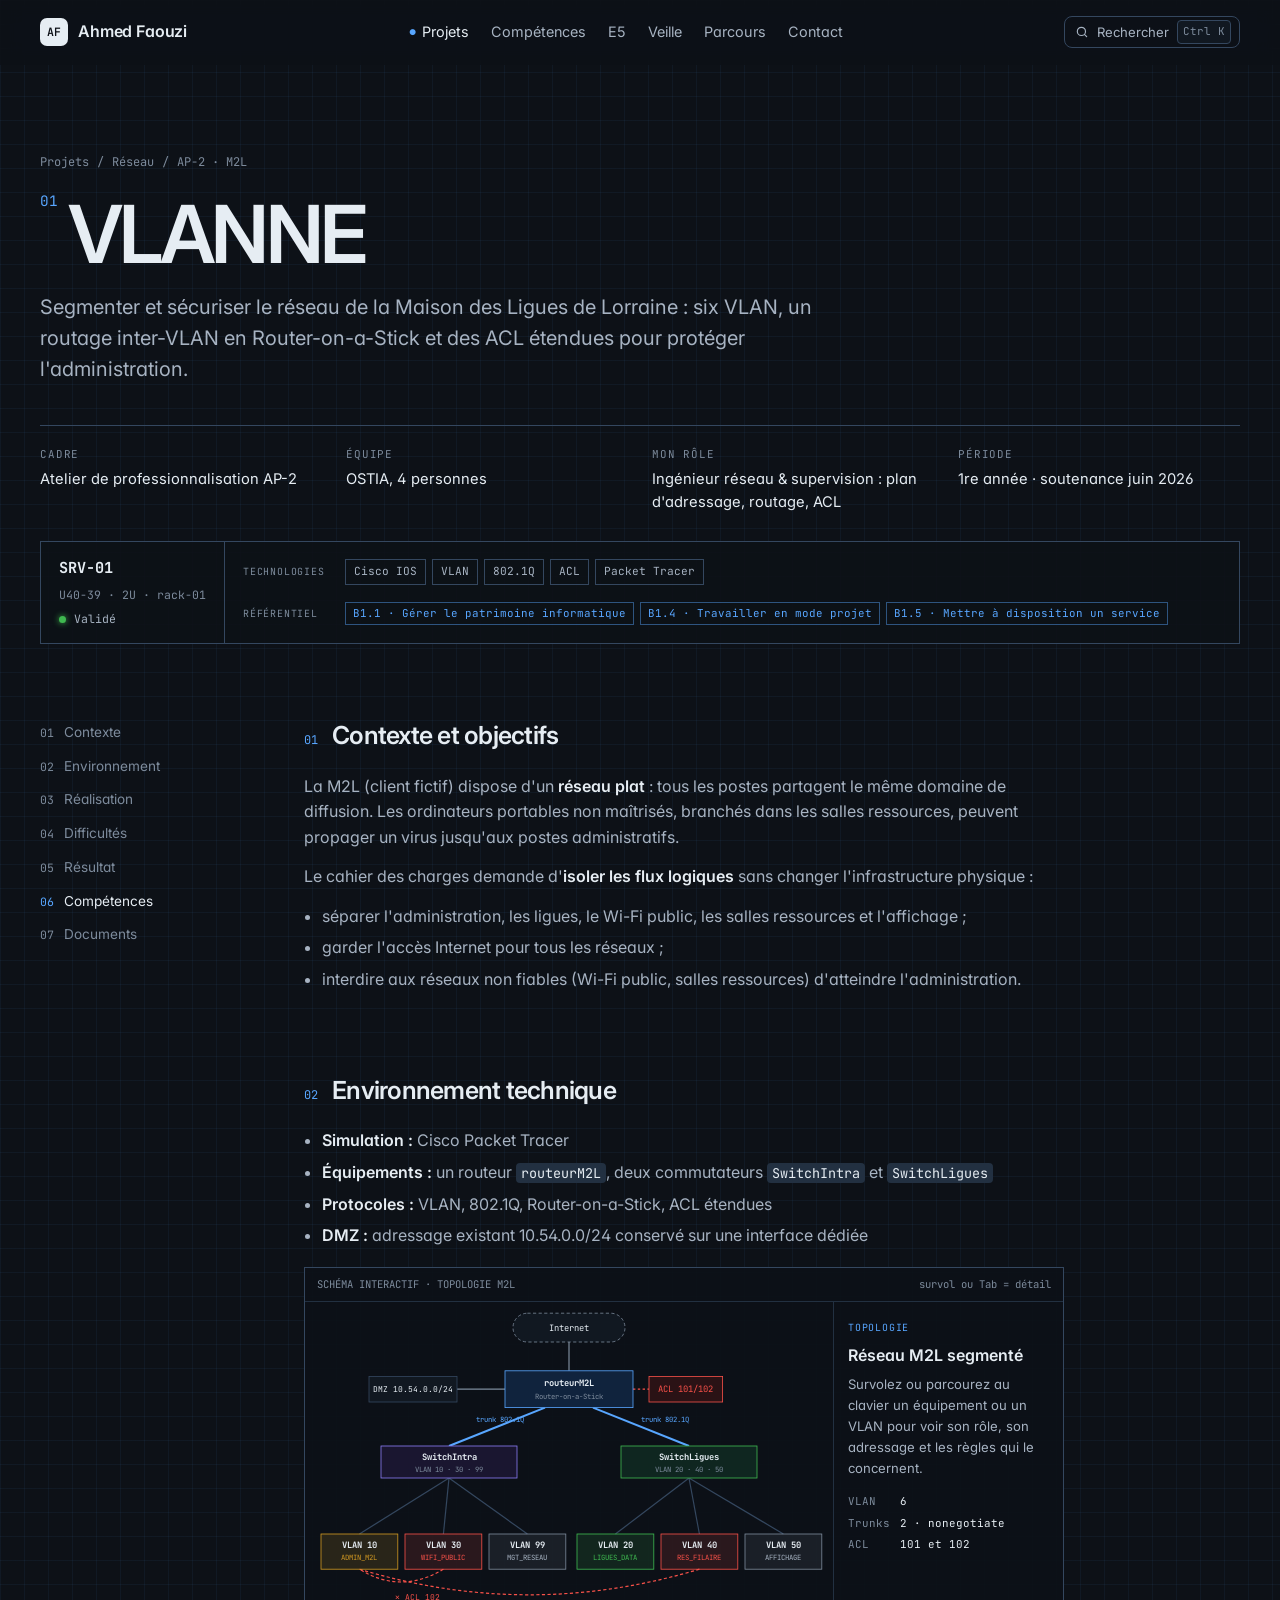
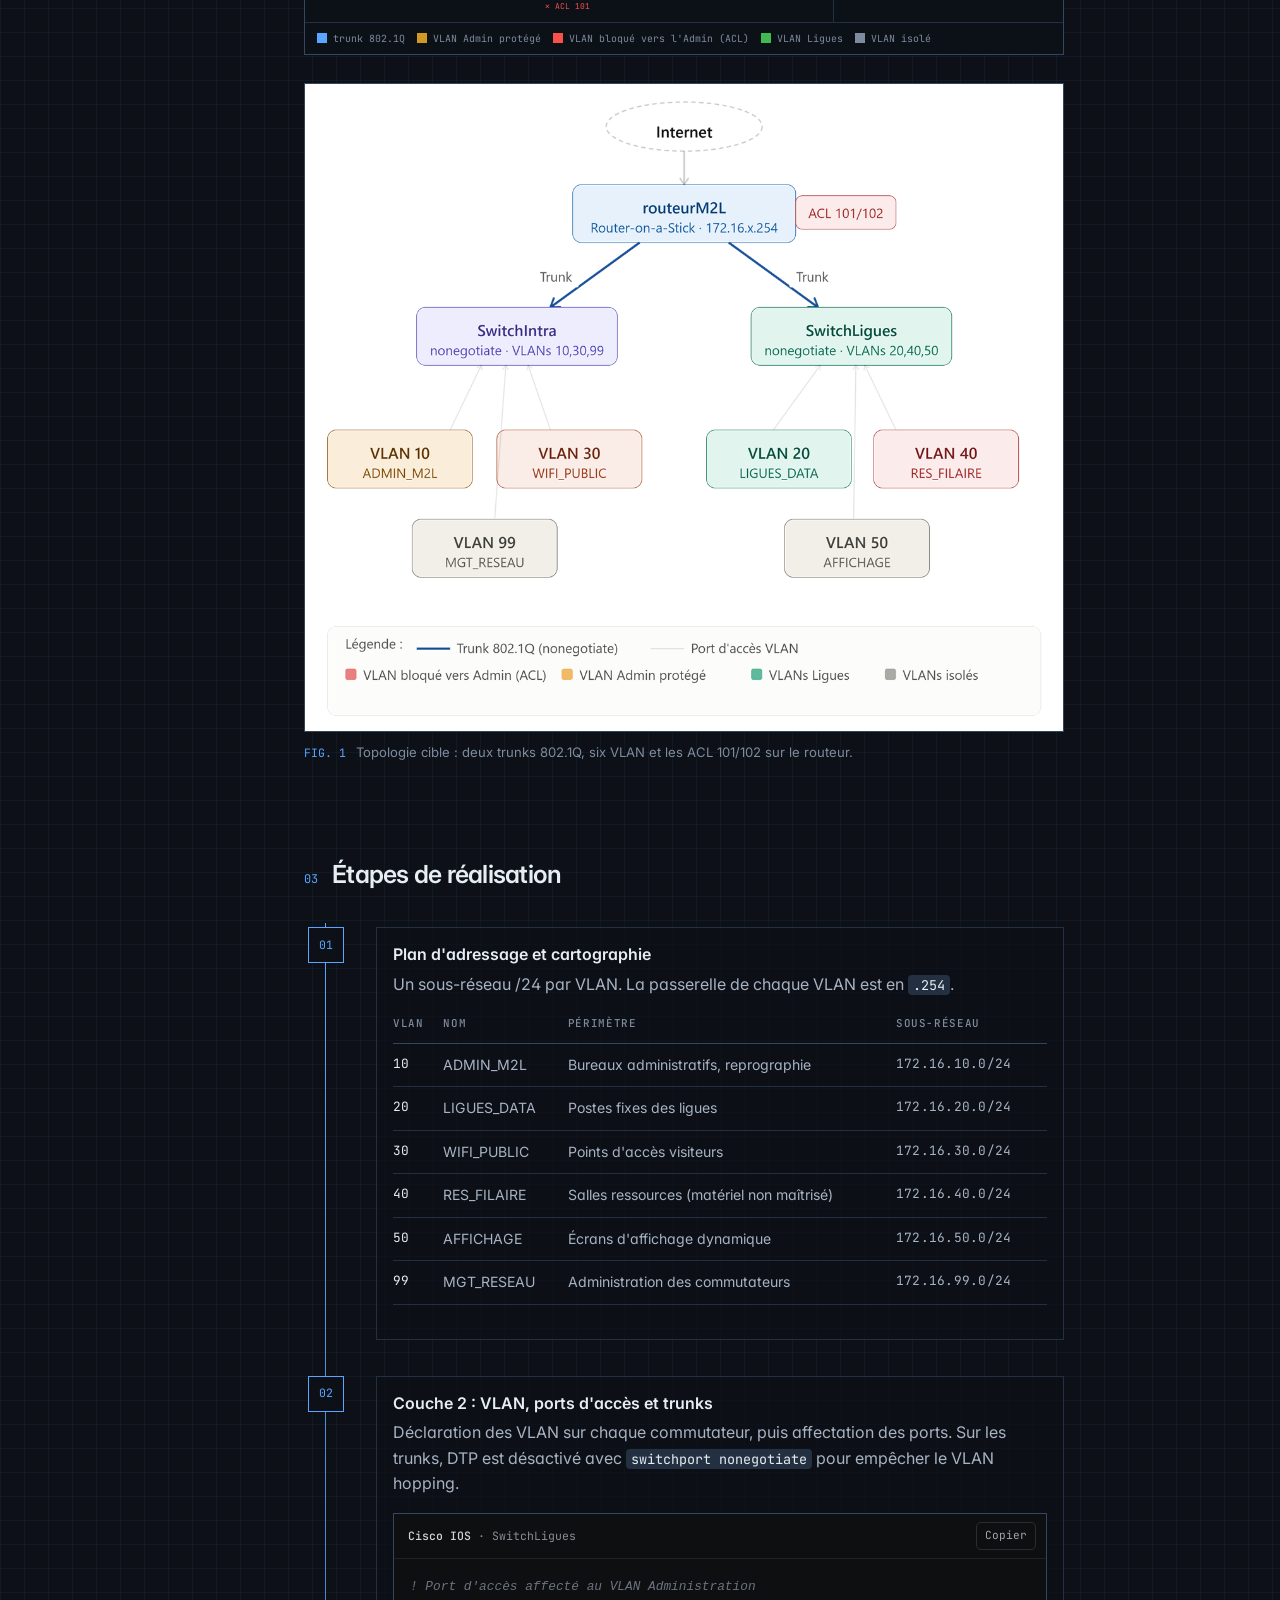
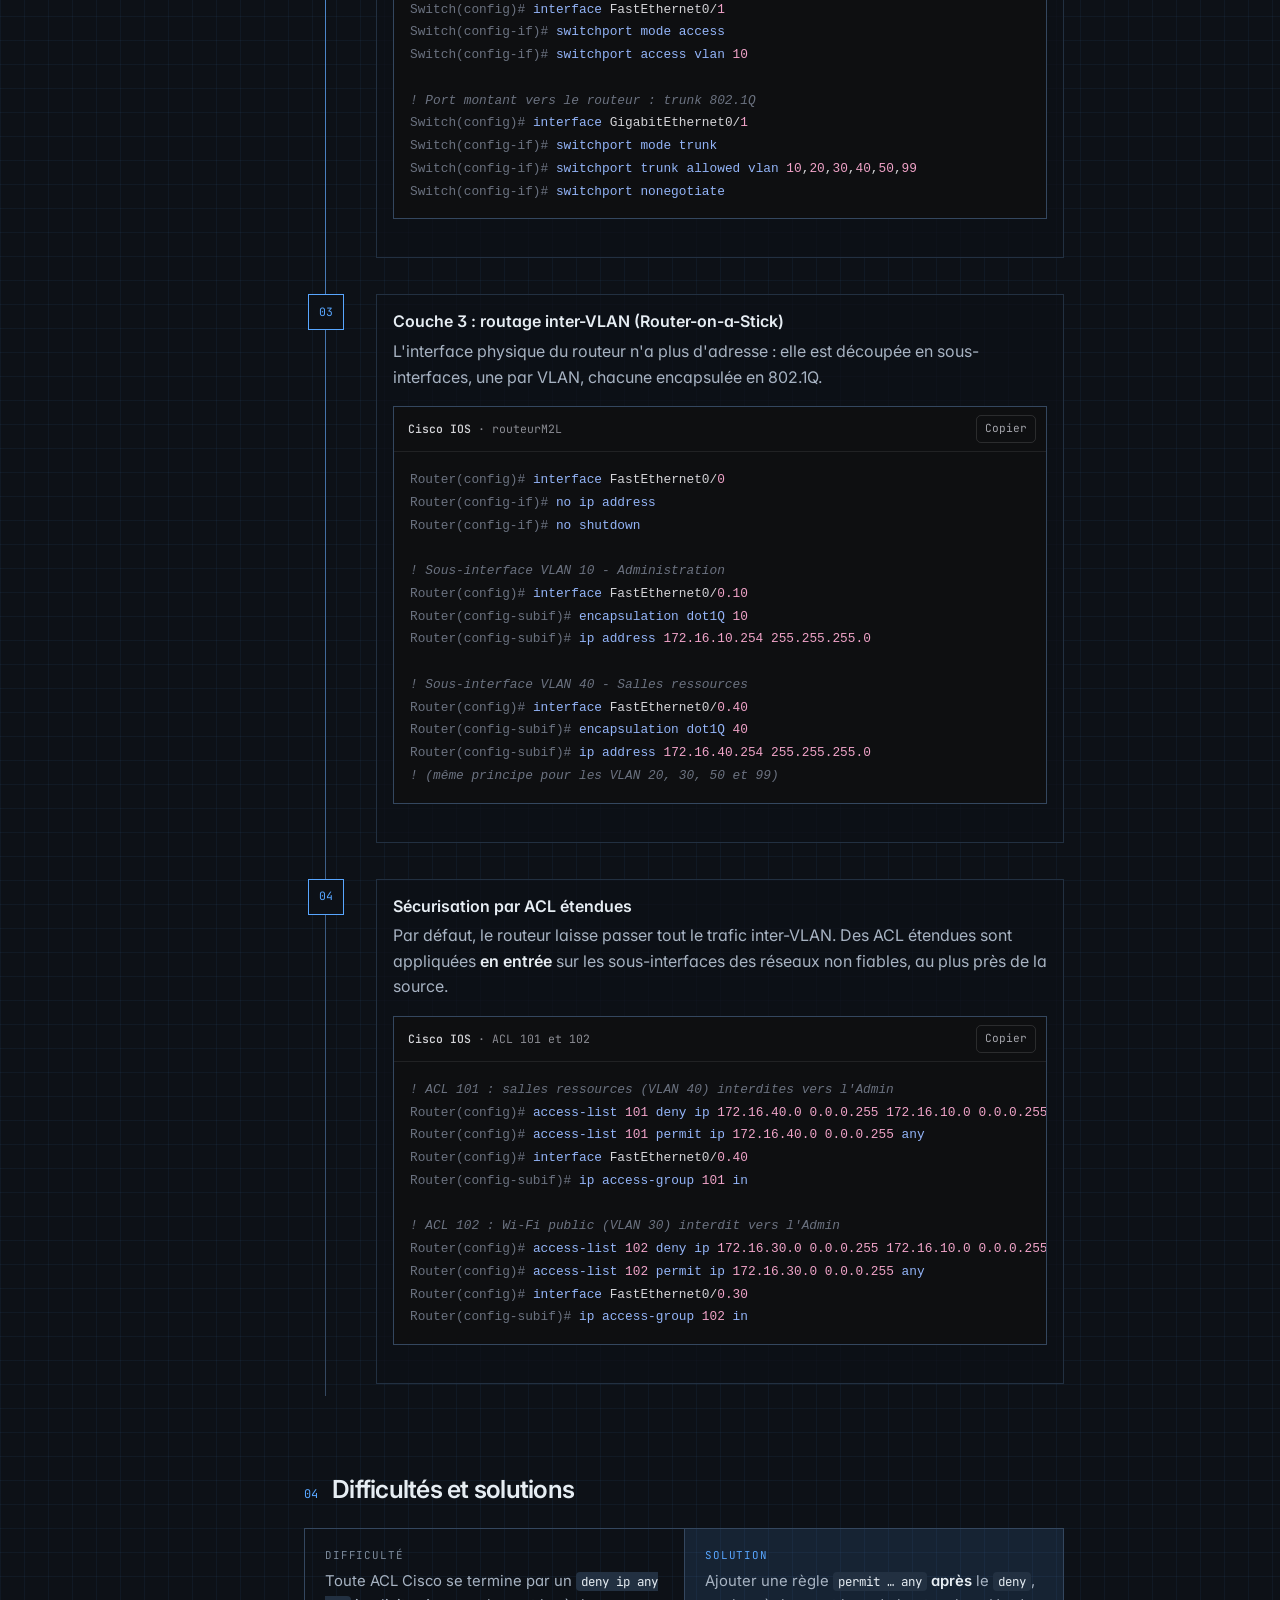
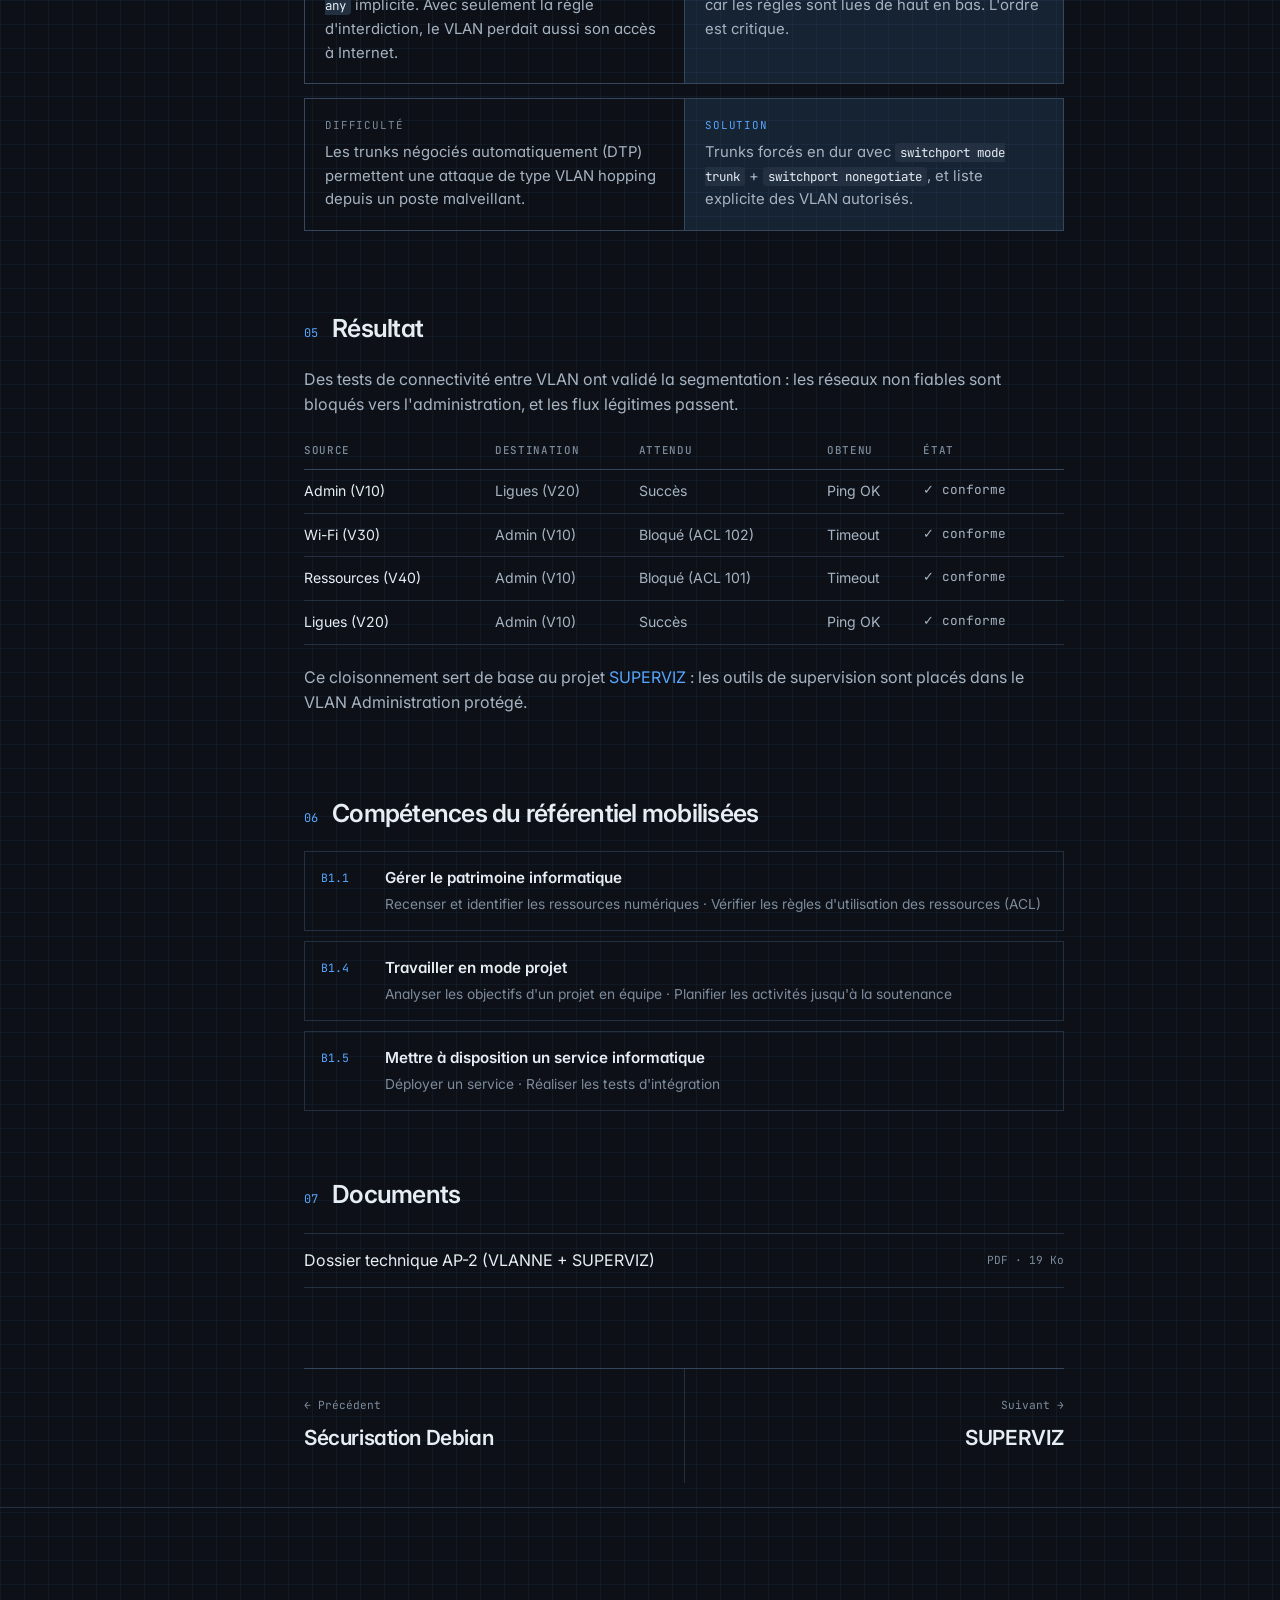
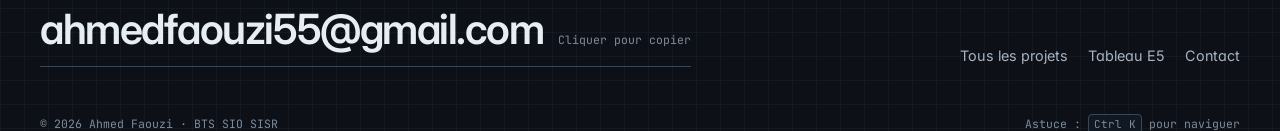
<file: projets/vlanne.html>
<!DOCTYPE html>
<html lang="fr">
<head>
    <meta charset="UTF-8">
    <meta name="viewport" content="width=device-width, initial-scale=1">
    <title>VLANNE — Segmentation réseau M2L · Ahmed Faouzi</title>
    <meta name="description" content="AP-2 VLANNE : segmentation du réseau de la Maison des Ligues en 6 VLAN, routage inter-VLAN Router-on-a-Stick et ACL étendues sous Cisco IOS.">
    <link rel="preconnect" href="https://fonts.googleapis.com">
    <link rel="preconnect" href="https://fonts.gstatic.com" crossorigin>
    <link href="https://fonts.googleapis.com/css2?family=Inter:wght@400;500;600&family=JetBrains+Mono:wght@400;500&display=swap" rel="stylesheet">
    <link rel="stylesheet" href="../assets/css/style.css">
    <script>try{var t=localStorage.getItem("theme");if(t)document.documentElement.dataset.theme=t}catch(e){}</script>
</head>
<body data-base="../">

<header class="site-header">
    <div class="wrap nav">
        <a href="../index.html" class="brand" aria-label="Accueil"><span class="brand-mark">AF</span><span>Ahmed Faouzi</span></a>
        <nav aria-label="Navigation principale">
            <ul class="nav-links">
                <li><a href="../projects.html" aria-current="page">Projets</a></li>
                <li><a href="../competences.html">Compétences</a></li>
                <li><a href="../e5.html">E5</a></li>
                <li><a href="../veille.html">Veille</a></li>
                <li><a href="../about.html">Parcours</a></li>
                <li><a href="../contact.html">Contact</a></li>
            </ul>
        </nav>
        <div class="nav-tools">
            <button class="kbd-btn" data-palette aria-label="Ouvrir la palette de commandes">
                <svg viewBox="0 0 24 24" fill="none" stroke="currentColor" stroke-width="2" stroke-linecap="round" width="14" height="14"><circle cx="11" cy="11" r="7"/><path d="M20 20l-3.5-3.5"/></svg>
                <span class="kbd-label">Rechercher</span><kbd data-kbd-mod>Ctrl K</kbd>
            </button>
            <button class="icon-btn" data-theme-toggle aria-label="Changer de thème">
                <svg viewBox="0 0 24 24" fill="none" stroke="currentColor" stroke-width="1.8"><circle cx="12" cy="12" r="8"/><path d="M12 4a8 8 0 0 1 0 16z" fill="currentColor"/></svg>
            </button>
            <button class="icon-btn menu-btn" aria-label="Menu" aria-expanded="false">
                <svg viewBox="0 0 24 24" fill="none" stroke="currentColor" stroke-width="1.8" stroke-linecap="round"><path d="M4 8h16M4 16h16"/></svg>
            </button>
        </div>
    </div>
</header>

<main>
    <section class="case-head">
        <div class="wrap">
            <p class="crumbs"><a href="../projects.html">Projets</a><span>/</span><span>Réseau</span><span>/</span><span>AP-2 · M2L</span></p>
            <h1><span class="idx">01</span>VLANNE</h1>
            <p class="lead">Segmenter et sécuriser le réseau de la Maison des Ligues de Lorraine : six VLAN, un routage inter-VLAN en Router-on-a-Stick et des ACL étendues pour protéger l'administration.</p>
            <dl class="case-meta">
                <div><dt>Cadre</dt><dd>Atelier de professionnalisation AP-2</dd></div>
                <div><dt>Équipe</dt><dd>OSTIA, 4 personnes</dd></div>
                <div><dt>Mon rôle</dt><dd>Ingénieur réseau &amp; supervision : plan d'adressage, routage, ACL</dd></div>
                <div><dt>Période</dt><dd>1re année · soutenance juin 2026</dd></div>
            </dl>
        </div>
    </section>

    <div class="wrap case">
        <ul class="toc" aria-label="Sommaire">
            <li><a href="#contexte"><span>01</span>Contexte</a></li>
            <li><a href="#environnement"><span>02</span>Environnement</a></li>
            <li><a href="#realisation"><span>03</span>Réalisation</a></li>
            <li><a href="#difficultes"><span>04</span>Difficultés</a></li>
            <li><a href="#resultat"><span>05</span>Résultat</a></li>
            <li><a href="#competences"><span>06</span>Compétences</a></li>
            <li><a href="#documents"><span>07</span>Documents</a></li>
        </ul>

        <article class="case-body">
            <section class="block" id="contexte">
                <h2><span class="n">01</span>Contexte et objectifs</h2>
                <p>La M2L (client fictif) dispose d'un <strong>réseau plat</strong> : tous les postes partagent le même domaine de diffusion. Les ordinateurs portables non maîtrisés, branchés dans les salles ressources, peuvent propager un virus jusqu'aux postes administratifs.</p>
                <p>Le cahier des charges demande d'<strong>isoler les flux logiques</strong> sans changer l'infrastructure physique :</p>
                <ul>
                    <li>séparer l'administration, les ligues, le Wi-Fi public, les salles ressources et l'affichage ;</li>
                    <li>garder l'accès Internet pour tous les réseaux ;</li>
                    <li>interdire aux réseaux non fiables (Wi-Fi public, salles ressources) d'atteindre l'administration.</li>
                </ul>
            </section>

            <section class="block" id="environnement">
                <h2><span class="n">02</span>Environnement technique</h2>
                <ul>
                    <li><strong>Simulation :</strong> Cisco Packet Tracer</li>
                    <li><strong>Équipements :</strong> un routeur <code>routeurM2L</code>, deux commutateurs <code>SwitchIntra</code> et <code>SwitchLigues</code></li>
                    <li><strong>Protocoles :</strong> VLAN, 802.1Q, Router-on-a-Stick, ACL étendues</li>
                    <li><strong>DMZ :</strong> adressage existant 10.54.0.0/24 conservé sur une interface dédiée</li>
                </ul>

                <div class="diagram" aria-label="Schéma interactif de la topologie VLANNE">
                    <div class="dg-head"><span>SCHÉMA INTERACTIF · TOPOLOGIE M2L</span><span>survol ou Tab = détail</span></div>
                    <div class="dg-body">
                        <svg viewBox="0 0 660 400" role="group" aria-label="Topologie : routeur, deux commutateurs et six VLAN">
                            <g font-family="JetBrains Mono, monospace" font-size="11" fill="#E6EDF3">
                                <!-- liens -->
                                <line class="dg-link" data-a="internet" data-b="router" x1="330" y1="50" x2="330" y2="86" stroke="#7D8B9C" stroke-width="1.5"/>
                                <line class="dg-link" data-a="router" data-b="dmz" x1="250" y1="109" x2="190" y2="109" stroke="#7D8B9C" stroke-width="1.5"/>
                                <line class="dg-link" data-a="router" data-b="acl" x1="410" y1="109" x2="430" y2="109" stroke="#F85149" stroke-width="1.5" stroke-dasharray="3 3"/>
                                <line class="dg-link" data-a="router" data-b="swintra" x1="300" y1="132" x2="180" y2="180" stroke="#58A6FF" stroke-width="2.5"/>
                                <line class="dg-link" data-a="router" data-b="swligues" x1="360" y1="132" x2="480" y2="180" stroke="#58A6FF" stroke-width="2.5"/>
                                <line class="dg-link" data-a="swintra" data-b="v10" x1="180" y1="220" x2="68" y2="290" stroke="#34475F" stroke-width="1.5"/>
                                <line class="dg-link" data-a="swintra" data-b="v30" x1="180" y1="220" x2="173" y2="290" stroke="#34475F" stroke-width="1.5"/>
                                <line class="dg-link" data-a="swintra" data-b="v99" x1="180" y1="220" x2="278" y2="290" stroke="#34475F" stroke-width="1.5"/>
                                <line class="dg-link" data-a="swligues" data-b="v20" x1="480" y1="220" x2="388" y2="290" stroke="#34475F" stroke-width="1.5"/>
                                <line class="dg-link" data-a="swligues" data-b="v40" x1="480" y1="220" x2="493" y2="290" stroke="#34475F" stroke-width="1.5"/>
                                <line class="dg-link" data-a="swligues" data-b="v50" x1="480" y1="220" x2="598" y2="290" stroke="#34475F" stroke-width="1.5"/>
                                <path class="dg-link" data-a="v30" data-b="v10" d="M173,334 Q120,366 68,334" fill="none" stroke="#F85149" stroke-width="1.5" stroke-dasharray="4 3"/>
                                <path class="dg-link" data-a="v40" data-b="v10" d="M493,334 Q280,398 68,334" fill="none" stroke="#F85149" stroke-width="1.5" stroke-dasharray="4 3"/>
                                <text x="112" y="372" fill="#F85149" font-size="10">✕ ACL 102</text>
                                <text x="300" y="384" fill="#F85149" font-size="10">✕ ACL 101</text>
                                <text x="214" y="150" fill="#58A6FF" font-size="9">trunk 802.1Q</text>
                                <text x="420" y="150" fill="#58A6FF" font-size="9">trunk 802.1Q</text>

                                <!-- équipements -->
                                <g class="dg-node" data-id="internet"><rect class="box" x="260" y="14" width="140" height="36" rx="18" fill="#111821" stroke="#7D8B9C" stroke-dasharray="4 3"/><text x="330" y="36" text-anchor="middle">Internet</text></g>
                                <g class="dg-node" data-id="router"><rect class="box" x="250" y="86" width="160" height="46" fill="#10233D" stroke="#58A6FF"/><text x="330" y="105" text-anchor="middle" font-weight="700">routeurM2L</text><text x="330" y="121" text-anchor="middle" fill="#7D8B9C" font-size="9">Router-on-a-Stick</text></g>
                                <g class="dg-node" data-id="acl"><rect class="box" x="430" y="93" width="92" height="32" fill="#2A1215" stroke="#F85149"/><text x="476" y="113" text-anchor="middle" fill="#F85149">ACL 101/102</text></g>
                                <g class="dg-node" data-id="dmz"><rect class="box" x="80" y="93" width="110" height="32" fill="#111821" stroke="#34475F"/><text x="135" y="113" text-anchor="middle" font-size="10">DMZ 10.54.0.0/24</text></g>
                                <g class="dg-node" data-id="swintra"><rect class="box" x="95" y="180" width="170" height="40" fill="#1A1630" stroke="#8B7CF6"/><text x="180" y="197" text-anchor="middle" font-weight="700">SwitchIntra</text><text x="180" y="212" text-anchor="middle" fill="#7D8B9C" font-size="9">VLAN 10 · 30 · 99</text></g>
                                <g class="dg-node" data-id="swligues"><rect class="box" x="395" y="180" width="170" height="40" fill="#0F2620" stroke="#3FB950"/><text x="480" y="197" text-anchor="middle" font-weight="700">SwitchLigues</text><text x="480" y="212" text-anchor="middle" fill="#7D8B9C" font-size="9">VLAN 20 · 40 · 50</text></g>
                                <g class="dg-node" data-id="v10"><rect class="box" x="20" y="290" width="96" height="44" fill="rgba(210,153,34,.15)" stroke="#D29922"/><text x="68" y="308" text-anchor="middle" font-weight="700">VLAN 10</text><text x="68" y="323" text-anchor="middle" font-size="9" fill="#D29922">ADMIN_M2L</text></g>
                                <g class="dg-node" data-id="v30"><rect class="box" x="125" y="290" width="96" height="44" fill="rgba(248,81,73,.13)" stroke="#F85149"/><text x="173" y="308" text-anchor="middle" font-weight="700">VLAN 30</text><text x="173" y="323" text-anchor="middle" font-size="9" fill="#F85149">WIFI_PUBLIC</text></g>
                                <g class="dg-node" data-id="v99"><rect class="box" x="230" y="290" width="96" height="44" fill="rgba(125,139,156,.12)" stroke="#7D8B9C"/><text x="278" y="308" text-anchor="middle" font-weight="700">VLAN 99</text><text x="278" y="323" text-anchor="middle" font-size="9" fill="#A7B3C2">MGT_RESEAU</text></g>
                                <g class="dg-node" data-id="v20"><rect class="box" x="340" y="290" width="96" height="44" fill="rgba(63,185,80,.13)" stroke="#3FB950"/><text x="388" y="308" text-anchor="middle" font-weight="700">VLAN 20</text><text x="388" y="323" text-anchor="middle" font-size="9" fill="#3FB950">LIGUES_DATA</text></g>
                                <g class="dg-node" data-id="v40"><rect class="box" x="445" y="290" width="96" height="44" fill="rgba(248,81,73,.13)" stroke="#F85149"/><text x="493" y="308" text-anchor="middle" font-weight="700">VLAN 40</text><text x="493" y="323" text-anchor="middle" font-size="9" fill="#F85149">RES_FILAIRE</text></g>
                                <g class="dg-node" data-id="v50"><rect class="box" x="550" y="290" width="96" height="44" fill="rgba(125,139,156,.12)" stroke="#7D8B9C"/><text x="598" y="308" text-anchor="middle" font-weight="700">VLAN 50</text><text x="598" y="323" text-anchor="middle" font-size="9" fill="#A7B3C2">AFFICHAGE</text></g>
                            </g>
                        </svg>
                        <div class="dg-info" aria-live="polite"></div>
                    </div>
                    <div class="dg-legend"><span><i style="background:#58A6FF"></i>trunk 802.1Q</span><span><i style="background:#D29922"></i>VLAN Admin protégé</span><span><i style="background:#F85149"></i>VLAN bloqué vers l'Admin (ACL)</span><span><i style="background:#3FB950"></i>VLAN Ligues</span><span><i style="background:#7D8B9C"></i>VLAN isolé</span></div>
                    <script type="application/json" class="dg-data">{
                        "_default": { "k": "Topologie", "title": "Réseau M2L segmenté", "text": "Survolez ou parcourez au clavier un équipement ou un VLAN pour voir son rôle, son adressage et les règles qui le concernent.", "facts": [["VLAN", "6"], ["Trunks", "2 · nonegotiate"], ["ACL", "101 et 102"]] },
                        "internet": { "k": "Sortie", "title": "Accès Internet", "text": "Tous les VLAN gardent leur accès Internet : chaque ACL se termine par une règle permit … any.", "facts": [["Via", "routeurM2L"]] },
                        "router": { "k": "Couche 3", "title": "routeurM2L · Router-on-a-Stick", "text": "Une seule interface physique, découpée en sous-interfaces encapsulées en 802.1Q : une par VLAN.", "facts": [["Interface", "FastEthernet0/0"], ["Sous-interfaces", ".10 .20 .30 .40 .50 .99"], ["Passerelles", "172.16.x.254"]] },
                        "acl": { "k": "Sécurité", "title": "ACL étendues 101 / 102", "text": "Appliquées en entrée sur les sous-interfaces des réseaux non fiables, au plus près de la source.", "facts": [["ACL 101", "VLAN 40 ✕ VLAN 10"], ["ACL 102", "VLAN 30 ✕ VLAN 10"], ["Fin", "permit any (Internet)"]] },
                        "dmz": { "k": "Existant", "title": "DMZ", "text": "L'adressage physique existant de la DMZ est conservé, sur une interface dédiée du routeur.", "facts": [["Réseau", "10.54.0.0/24"]] },
                        "swintra": { "k": "Couche 2", "title": "SwitchIntra", "text": "Commutateur des réseaux internes : administration, Wi-Fi public et management.", "facts": [["VLAN", "10, 30, 99"], ["Uplink", "trunk · nonegotiate"]] },
                        "swligues": { "k": "Couche 2", "title": "SwitchLigues", "text": "Commutateur des ligues, des salles ressources et de l'affichage. DTP désactivé sur le port montant.", "facts": [["VLAN", "20, 40, 50"], ["Gi0/1", "trunk allowed 10,20,30,40,50,99"]] },
                        "v10": { "k": "VLAN 10", "title": "ADMIN_M2L", "text": "Bureaux administratifs, reprographie, salle multimédia. Réseau protégé : inaccessible depuis le Wi-Fi public et les salles ressources.", "facts": [["Réseau", "172.16.10.0/24"], ["Passerelle", "172.16.10.254"], ["Test", "Ligues → Admin : ping OK"]] },
                        "v20": { "k": "VLAN 20", "title": "LIGUES_DATA", "text": "Postes fixes des différentes ligues.", "facts": [["Réseau", "172.16.20.0/24"], ["Passerelle", "172.16.20.254"], ["Vers Admin", "autorisé"]] },
                        "v30": { "k": "VLAN 30", "title": "WIFI_PUBLIC", "text": "Points d'accès sans fil pour les visiteurs : réseau non fiable.", "facts": [["Réseau", "172.16.30.0/24"], ["Vers Admin", "bloqué · ACL 102"], ["Test", "timeout ✓"]] },
                        "v40": { "k": "VLAN 40", "title": "RES_FILAIRE", "text": "Prises Ethernet des salles ressources, où se branchent des portables non maîtrisés.", "facts": [["Réseau", "172.16.40.0/24"], ["Vers Admin", "bloqué · ACL 101"], ["Test", "timeout ✓"]] },
                        "v50": { "k": "VLAN 50", "title": "AFFICHAGE", "text": "Réseau isolé pour les écrans d'affichage dynamique.", "facts": [["Réseau", "172.16.50.0/24"]] },
                        "v99": { "k": "VLAN 99", "title": "MGT_RESEAU", "text": "Administration des commutateurs et supervision.", "facts": [["Réseau", "172.16.99.0/24"], ["Passerelle", "172.16.99.254"]] }
                    }</script>
                </div>

                <figure class="fig">
                    <a href="../assets/img/vlanne/schema-vlan.png" target="_blank" rel="noopener"><img src="../assets/img/vlanne/schema-vlan.png" alt="Schéma : routeur M2L en Router-on-a-Stick relié en trunk à SwitchIntra (VLAN 10, 30, 99) et SwitchLigues (VLAN 20, 40, 50)" loading="lazy"></a>
                    <figcaption><b>FIG. 1</b>Topologie cible : deux trunks 802.1Q, six VLAN et les ACL 101/102 sur le routeur.</figcaption>
                </figure>
            </section>

            <section class="block" id="realisation">
                <h2><span class="n">03</span>Étapes de réalisation</h2>
                <ol class="steps">
                    <li><div>
                        <strong>Plan d'adressage et cartographie</strong>
                        <p>Un sous-réseau /24 par VLAN. La passerelle de chaque VLAN est en <code>.254</code>.</p>
                        <div class="table-scroll"><table class="data-table">
                            <thead><tr><th>VLAN</th><th>Nom</th><th>Périmètre</th><th>Sous-réseau</th></tr></thead>
                            <tbody>
                                <tr><td class="mono">10</td><td>ADMIN_M2L</td><td>Bureaux administratifs, reprographie</td><td class="mono">172.16.10.0/24</td></tr>
                                <tr><td class="mono">20</td><td>LIGUES_DATA</td><td>Postes fixes des ligues</td><td class="mono">172.16.20.0/24</td></tr>
                                <tr><td class="mono">30</td><td>WIFI_PUBLIC</td><td>Points d'accès visiteurs</td><td class="mono">172.16.30.0/24</td></tr>
                                <tr><td class="mono">40</td><td>RES_FILAIRE</td><td>Salles ressources (matériel non maîtrisé)</td><td class="mono">172.16.40.0/24</td></tr>
                                <tr><td class="mono">50</td><td>AFFICHAGE</td><td>Écrans d'affichage dynamique</td><td class="mono">172.16.50.0/24</td></tr>
                                <tr><td class="mono">99</td><td>MGT_RESEAU</td><td>Administration des commutateurs</td><td class="mono">172.16.99.0/24</td></tr>
                            </tbody>
                        </table></div>
                    </div></li>
                    <li><div>
                        <strong>Couche 2 : VLAN, ports d'accès et trunks</strong>
                        <p>Déclaration des VLAN sur chaque commutateur, puis affectation des ports. Sur les trunks, DTP est désactivé avec <code>switchport nonegotiate</code> pour empêcher le VLAN hopping.</p>
                        <div class="code">
                            <div class="code-head"><span><b>Cisco IOS</b> · SwitchLigues</span><button class="code-copy" type="button">Copier</button></div>
<pre><code data-lang="ios">! Port d'accès affecté au VLAN Administration
Switch(config)# interface FastEthernet0/1
Switch(config-if)# switchport mode access
Switch(config-if)# switchport access vlan 10

! Port montant vers le routeur : trunk 802.1Q
Switch(config)# interface GigabitEthernet0/1
Switch(config-if)# switchport mode trunk
Switch(config-if)# switchport trunk allowed vlan 10,20,30,40,50,99
Switch(config-if)# switchport nonegotiate</code></pre>
                        </div>
                    </div></li>
                    <li><div>
                        <strong>Couche 3 : routage inter-VLAN (Router-on-a-Stick)</strong>
                        <p>L'interface physique du routeur n'a plus d'adresse : elle est découpée en sous-interfaces, une par VLAN, chacune encapsulée en 802.1Q.</p>
                        <div class="code">
                            <div class="code-head"><span><b>Cisco IOS</b> · routeurM2L</span><button class="code-copy" type="button">Copier</button></div>
<pre><code data-lang="ios">Router(config)# interface FastEthernet0/0
Router(config-if)# no ip address
Router(config-if)# no shutdown

! Sous-interface VLAN 10 - Administration
Router(config)# interface FastEthernet0/0.10
Router(config-subif)# encapsulation dot1Q 10
Router(config-subif)# ip address 172.16.10.254 255.255.255.0

! Sous-interface VLAN 40 - Salles ressources
Router(config)# interface FastEthernet0/0.40
Router(config-subif)# encapsulation dot1Q 40
Router(config-subif)# ip address 172.16.40.254 255.255.255.0
! (même principe pour les VLAN 20, 30, 50 et 99)</code></pre>
                        </div>
                    </div></li>
                    <li><div>
                        <strong>Sécurisation par ACL étendues</strong>
                        <p>Par défaut, le routeur laisse passer tout le trafic inter-VLAN. Des ACL étendues sont appliquées <strong>en entrée</strong> sur les sous-interfaces des réseaux non fiables, au plus près de la source.</p>
                        <div class="code">
                            <div class="code-head"><span><b>Cisco IOS</b> · ACL 101 et 102</span><button class="code-copy" type="button">Copier</button></div>
<pre><code data-lang="ios">! ACL 101 : salles ressources (VLAN 40) interdites vers l'Admin
Router(config)# access-list 101 deny ip 172.16.40.0 0.0.0.255 172.16.10.0 0.0.0.255
Router(config)# access-list 101 permit ip 172.16.40.0 0.0.0.255 any
Router(config)# interface FastEthernet0/0.40
Router(config-subif)# ip access-group 101 in

! ACL 102 : Wi-Fi public (VLAN 30) interdit vers l'Admin
Router(config)# access-list 102 deny ip 172.16.30.0 0.0.0.255 172.16.10.0 0.0.0.255
Router(config)# access-list 102 permit ip 172.16.30.0 0.0.0.255 any
Router(config)# interface FastEthernet0/0.30
Router(config-subif)# ip access-group 102 in</code></pre>
                        </div>
                    </div></li>
                </ol>
            </section>

            <section class="block" id="difficultes">
                <h2><span class="n">04</span>Difficultés et solutions</h2>
                <div class="issue">
                    <div><span class="k">Difficulté</span><p>Toute ACL Cisco se termine par un <code>deny ip any any</code> implicite. Avec seulement la règle d'interdiction, le VLAN perdait aussi son accès à Internet.</p></div>
                    <div><span class="k">Solution</span><p>Ajouter une règle <code>permit … any</code> <strong>après</strong> le <code>deny</code>, car les règles sont lues de haut en bas. L'ordre est critique.</p></div>
                </div>
                <div class="issue">
                    <div><span class="k">Difficulté</span><p>Les trunks négociés automatiquement (DTP) permettent une attaque de type VLAN hopping depuis un poste malveillant.</p></div>
                    <div><span class="k">Solution</span><p>Trunks forcés en dur avec <code>switchport mode trunk</code> + <code>switchport nonegotiate</code>, et liste explicite des VLAN autorisés.</p></div>
                </div>
            </section>

            <section class="block" id="resultat">
                <h2><span class="n">05</span>Résultat</h2>
                <p>Des tests de connectivité entre VLAN ont validé la segmentation : les réseaux non fiables sont bloqués vers l'administration, et les flux légitimes passent.</p>
                <div class="table-scroll"><table class="data-table">
                    <thead><tr><th>Source</th><th>Destination</th><th>Attendu</th><th>Obtenu</th><th>État</th></tr></thead>
                    <tbody>
                        <tr><td>Admin (V10)</td><td>Ligues (V20)</td><td>Succès</td><td>Ping OK</td><td class="ok">✓ conforme</td></tr>
                        <tr><td>Wi-Fi (V30)</td><td>Admin (V10)</td><td>Bloqué (ACL 102)</td><td>Timeout</td><td class="ok">✓ conforme</td></tr>
                        <tr><td>Ressources (V40)</td><td>Admin (V10)</td><td>Bloqué (ACL 101)</td><td>Timeout</td><td class="ok">✓ conforme</td></tr>
                        <tr><td>Ligues (V20)</td><td>Admin (V10)</td><td>Succès</td><td>Ping OK</td><td class="ok">✓ conforme</td></tr>
                    </tbody>
                </table></div>
                <p>Ce cloisonnement sert de base au projet <a class="accent" href="superviz.html">SUPERVIZ</a> : les outils de supervision sont placés dans le VLAN Administration protégé.</p>
            </section>

            <section class="block" id="competences">
                <h2><span class="n">06</span>Compétences du référentiel mobilisées</h2>
                <ul class="skills-ref">
                    <li><span class="code-ref">B1.1</span><div><strong>Gérer le patrimoine informatique</strong><span>Recenser et identifier les ressources numériques · Vérifier les règles d'utilisation des ressources (ACL)</span></div></li>
                    <li><span class="code-ref">B1.4</span><div><strong>Travailler en mode projet</strong><span>Analyser les objectifs d'un projet en équipe · Planifier les activités jusqu'à la soutenance</span></div></li>
                    <li><span class="code-ref">B1.5</span><div><strong>Mettre à disposition un service informatique</strong><span>Déployer un service · Réaliser les tests d'intégration</span></div></li>
                </ul>
            </section>

            <section class="block" id="documents">
                <h2><span class="n">07</span>Documents</h2>
                <ul class="downloads">
                    <li><a href="../assets/docs/AP2-VLANNE-SUPERVIZ-dossier-technique.pdf" target="_blank" rel="noopener">Dossier technique AP-2 (VLANNE + SUPERVIZ) <small>PDF · 19 Ko</small></a></li>
                </ul>
            </section>

            <nav class="case-nav" aria-label="Projets voisins">
                <a href="securisation-debian.html"><small>← Précédent</small><strong>Sécurisation Debian</strong></a>
                <a href="superviz.html"><small>Suivant →</small><strong>SUPERVIZ</strong></a>
            </nav>
        </article>
    </div>
</main>

<footer class="site-footer">
    <div class="wrap">
        <div class="footer-cta">
            <button class="copy-mail" data-copy-email>ahmedfaouzi55@gmail.com <span class="copy-hint">Cliquer pour copier</span></button>
            <ul class="footer-links">
                <li><a href="../projects.html">Tous les projets</a></li>
                <li><a href="../e5.html">Tableau E5</a></li>
                <li><a href="../contact.html">Contact</a></li>
            </ul>
        </div>
        <div class="footer-bottom">
            <span>© <span data-year>2026</span> Ahmed Faouzi · BTS SIO SISR</span>
            <span>Astuce : <kbd data-kbd-mod>Ctrl K</kbd> pour naviguer</span>
        </div>
    </div>
</footer>

<script src="../assets/js/projects.js"></script>
<script src="../assets/js/main.js"></script>
<script src="../assets/js/case.js"></script>
</body>
</html>
</file>
<file: assets/css/style.css>
/* ==========================================================================
   Portfolio V2 — Ahmed Faouzi · BTS SIO SISR
   Thème « baie informatique » · direction B : plan technique
   - Fond salle serveur sombre, quadrillage façon plan, traits fins
   - Accent bleu plan pour la sélection ; LED verte (en service) et ambre (activité)
   - Inter (texte) / JetBrains Mono (étiquettes, U, métadonnées)
   ========================================================================== */

/* ---------- 1. Jetons ---------- */
:root {
    --bg: #0D1117;
    --surface: #111821;
    --surface-2: #161F2B;
    --text: #E6EDF3;
    --text-2: #A7B3C2;
    --text-3: #7D8B9C;
    --line: #223041;
    --line-2: #34475F;
    --grid: rgba(88, 166, 255, 0.055);
    --accent: #58A6FF;
    --accent-soft: rgba(88, 166, 255, 0.12);
    --ok: #3FB950;
    --warn: #D29922;
    --danger: #F85149;
    --overlay: rgba(1, 4, 9, 0.7);

    --sans: "Inter", ui-sans-serif, system-ui, "Segoe UI", sans-serif;
    --mono: "JetBrains Mono", ui-monospace, "Cascadia Code", Consolas, monospace;

    --wrap: 1280px;
    --gutter: clamp(16px, 4vw, 40px);
    --radius: 4px;
    --ease: cubic-bezier(.2, .7, .2, 1);
    color-scheme: dark;
}
/* Thème unique (salle serveur) : le bouton clair/sombre de la V1 est masqué */
[data-theme-toggle] { display: none !important; }

/* ---------- 2. Base ---------- */
*, *::before, *::after { box-sizing: border-box; margin: 0; padding: 0; }
html { -webkit-text-size-adjust: 100%; scroll-padding-top: 80px; }
body {
    font-family: var(--sans);
    font-size: 16px;
    line-height: 1.6;
    color: var(--text);
    background-color: var(--bg);
    background-image: linear-gradient(var(--grid) 1px, transparent 1px), linear-gradient(90deg, var(--grid) 1px, transparent 1px);
    background-size: 24px 24px;
    -webkit-font-smoothing: antialiased;
    font-feature-settings: "ss01", "cv11";
    min-height: 100vh;
    display: flex;
    flex-direction: column;
    overflow-x: clip;
}
main { flex: 1; }
img { max-width: 100%; display: block; }
a { color: inherit; text-decoration: none; }
button { font: inherit; color: inherit; background: none; border: 0; cursor: pointer; }
::selection { background: var(--accent); color: #fff; }
:focus-visible { outline: 2px solid var(--accent); outline-offset: 3px; border-radius: 4px; }

.wrap { width: 100%; max-width: var(--wrap); margin: 0 auto; padding: 0 var(--gutter); }
.mono { font-family: var(--mono); font-size: 0.78rem; letter-spacing: 0.02em; }
.muted { color: var(--text-3); }
.accent { color: var(--accent); }
.sr-only { position: absolute; width: 1px; height: 1px; overflow: hidden; clip: rect(0 0 0 0); white-space: nowrap; }

/* Étiquette de section : « 01 — Réalisations » */
.label {
    display: flex; align-items: baseline; gap: 12px;
    font-family: var(--mono); font-size: 0.75rem; text-transform: uppercase; letter-spacing: 0.08em;
    color: var(--text-3);
}
.label { flex-wrap: wrap; row-gap: 4px; }
.label b { color: var(--text); font-weight: 500; white-space: nowrap; }

/* ---------- 3. En-tête ---------- */
.site-header {
    position: sticky; top: 0; z-index: 50;
    background: color-mix(in srgb, var(--bg) 85%, transparent);
    backdrop-filter: saturate(1.4) blur(10px);
    -webkit-backdrop-filter: saturate(1.4) blur(10px);
    border-bottom: 1px solid transparent;
    transition: border-color .3s;
}
.site-header.scrolled { border-bottom-color: var(--line); }
.nav { display: flex; align-items: center; justify-content: space-between; height: 64px; gap: 24px; }
.brand { display: flex; align-items: center; gap: 10px; font-weight: 600; letter-spacing: -0.01em; }
.brand-mark {
    width: 28px; height: 28px; border-radius: 7px; display: grid; place-items: center;
    background: var(--text); color: var(--bg); font-family: var(--mono); font-size: 0.72rem; font-weight: 600;
}
.nav-links { display: flex; gap: 2px; list-style: none; }
.nav-links a {
    display: block; padding: 6px 10px; border-radius: 6px;
    font-size: 0.9rem; color: var(--text-2); transition: color .2s, background .2s;
}
.nav-links a:hover { color: var(--text); background: var(--line); }
.nav-links a[aria-current="page"] { color: var(--text); }
.nav-links a[aria-current="page"]::before { content: "●"; color: var(--accent); font-size: 0.5rem; margin-right: 6px; vertical-align: 2px; }
.nav-tools { display: flex; align-items: center; gap: 6px; }

.kbd-btn {
    display: inline-flex; align-items: center; gap: 8px;
    height: 32px; padding: 0 8px 0 10px; border: 1px solid var(--line-2); border-radius: 8px;
    font-size: 0.82rem; color: var(--text-2); transition: border-color .2s, color .2s;
}
.kbd-btn:hover { border-color: var(--text-3); color: var(--text); }
kbd {
    font-family: var(--mono); font-size: 0.68rem; padding: 2px 5px; border-radius: 4px;
    border: 1px solid var(--line-2); color: var(--text-3); background: var(--surface);
}
.icon-btn {
    width: 32px; height: 32px; display: grid; place-items: center; border-radius: 8px;
    color: var(--text-2); border: 1px solid transparent; transition: border-color .2s, color .2s;
}
.icon-btn:hover { border-color: var(--line-2); color: var(--text); }
.icon-btn svg { width: 16px; height: 16px; }
.menu-btn { display: none; }

/* ---------- 4. Hero ---------- */
.hero { padding: clamp(64px, 12vw, 140px) 0 clamp(48px, 8vw, 96px); }
.status {
    display: inline-flex; align-items: center; gap: 10px;
    font-family: var(--mono); font-size: 0.75rem; color: var(--text-2);
    padding: 6px 12px 6px 10px; border: 1px solid var(--line-2); border-radius: 999px;
}
.status-dot { position: relative; width: 8px; height: 8px; border-radius: 50%; background: var(--ok); }
.status-dot::after {
    content: ""; position: absolute; inset: -4px; border-radius: 50%;
    border: 1px solid var(--ok); opacity: 0; animation: ping 2.4s var(--ease) infinite;
}
@keyframes ping { 0% { transform: scale(.5); opacity: .8; } 80%, 100% { transform: scale(1.6); opacity: 0; } }

.hero h1 {
    margin: 28px 0 0;
    font-size: clamp(2.2rem, 6.4vw, 4.8rem);
    line-height: 1.02; letter-spacing: -0.045em; font-weight: 600;
    max-width: 16ch;
}
.hero h1 .soft { color: var(--text-3); font-weight: 500; }
.hero-foot {
    margin-top: clamp(40px, 7vw, 72px);
    display: grid; grid-template-columns: repeat(4, 1fr); gap: 24px;
    padding-top: 20px; border-top: 1px solid var(--line);
}
.hero-foot dt { font-family: var(--mono); font-size: 0.7rem; text-transform: uppercase; letter-spacing: 0.08em; color: var(--text-3); margin-bottom: 4px; }
.hero-foot dd { font-size: 0.92rem; color: var(--text); }
.hero-actions { margin-top: 32px; display: flex; flex-wrap: wrap; gap: 10px; }

/* ---------- 5. Boutons ---------- */
.btn {
    display: inline-flex; align-items: center; gap: 8px;
    height: 42px; padding: 0 18px; border-radius: 999px;
    font-size: 0.92rem; font-weight: 500;
    border: 1px solid var(--line-2); transition: background .2s, color .2s, border-color .2s;
}
.btn svg { width: 15px; height: 15px; transition: transform .25s var(--ease); }
.btn:hover svg { transform: translateX(2px); }
.btn-primary { background: var(--text); color: var(--bg); border-color: var(--text); }
.btn-primary:hover { background: var(--accent); border-color: var(--accent); color: #fff; }
.btn-ghost:hover { border-color: var(--text); }

/* ---------- 6. Sections ---------- */
.section { padding: clamp(56px, 9vw, 112px) 0; border-top: 1px solid var(--line); }
.section-head { display: flex; align-items: end; justify-content: space-between; gap: 24px; margin-bottom: 36px; flex-wrap: wrap; }
.section-head h2 { font-size: clamp(1.6rem, 3.4vw, 2.4rem); letter-spacing: -0.035em; line-height: 1.1; font-weight: 600; margin-top: 10px; }
.link-arrow { font-size: 0.9rem; color: var(--text-2); display: inline-flex; gap: 6px; align-items: center; }
.link-arrow:hover { color: var(--accent); }

/* ---------- 7. Liste de projets (lignes éditoriales) ---------- */
.project-list { list-style: none; border-top: 1px solid var(--line-2); }
.project-row {
    position: relative;
    display: grid;
    grid-template-columns: 56px minmax(0, 1.25fr) minmax(0, 1.6fr) minmax(0, 1fr) 72px;
    gap: 24px; align-items: baseline;
    width: 100%; text-align: left;
    padding: 26px 0; border-bottom: 1px solid var(--line);
    transition: padding .35s var(--ease);
}
.project-row::before {
    content: ""; position: absolute; left: 0; top: -1px; height: 1px; width: 0;
    background: var(--accent); transition: width .5s var(--ease);
}
.project-row:hover::before, .project-row:focus-visible::before { width: 100%; }
.project-row:focus-visible { outline: none; }
.p-index { font-family: var(--mono); font-size: 0.78rem; color: var(--text-3); }
.project-row:hover .p-index { color: var(--accent); }
.p-title { font-size: 1.2rem; font-weight: 600; letter-spacing: -0.02em; line-height: 1.25; }
.p-title small { display: block; margin-top: 4px; font-family: var(--mono); font-size: 0.7rem; font-weight: 400; letter-spacing: 0.04em; text-transform: uppercase; color: var(--text-3); }
.p-impact { font-size: 0.95rem; color: var(--text-2); }
.p-year { font-family: var(--mono); font-size: 0.75rem; color: var(--text-3); text-align: right; }
.tags { display: flex; flex-wrap: wrap; gap: 6px; list-style: none; }
.tag {
    font-family: var(--mono); font-size: 0.7rem; color: var(--text-2);
    padding: 3px 8px; border: 1px solid var(--line-2); border-radius: 5px; white-space: nowrap;
}
.project-row.is-hidden { display: none; }

/* Filtres (page Projets) */
.filters { display: flex; flex-wrap: wrap; gap: 6px; margin-bottom: 28px; }
.filter {
    font-family: var(--mono); font-size: 0.75rem; padding: 6px 12px; border-radius: 999px;
    border: 1px solid var(--line-2); color: var(--text-2); transition: all .2s;
}
.filter:hover { color: var(--text); border-color: var(--text-3); }
.filter[aria-pressed="true"] { background: var(--text); color: var(--bg); border-color: var(--text); }
.filter .count { color: var(--text-3); margin-left: 4px; }
.filter[aria-pressed="true"] .count { color: inherit; opacity: .6; }

/* Aperçu flottant au survol (mécanique n°2) — fixe, ne décale rien */
.preview {
    position: fixed; top: 0; left: 0; z-index: 40; pointer-events: none;
    width: 340px; aspect-ratio: 16 / 10; border-radius: var(--radius); overflow: hidden;
    background: var(--surface); border: 1px solid var(--line-2);
    opacity: 0; transform: translate3d(-9999px, 0, 0) scale(.92);
    transition: opacity .25s ease, scale .35s var(--ease);
    box-shadow: 0 24px 60px -30px rgba(0, 0, 0, .35);
}
.preview.on { opacity: 1; }
.preview img { width: 100%; height: 100%; object-fit: contain; background: #fff; }
.preview-fallback {
    width: 100%; height: 100%; display: grid; place-items: center; padding: 24px;
    font-family: var(--mono); font-size: 0.8rem; color: var(--text-3); text-align: center;
    background-image: linear-gradient(var(--line) 1px, transparent 1px), linear-gradient(90deg, var(--line) 1px, transparent 1px);
    background-size: 20px 20px;
}
.preview-fallback b { display: block; font-size: 2rem; color: var(--accent); font-weight: 500; margin-bottom: 6px; }

/* ---------- 8. Fiche technique (parcours condensé) ---------- */
.spec { display: grid; grid-template-columns: 1fr 1fr; gap: 0 48px; }
.spec-row { display: grid; grid-template-columns: 140px 1fr; gap: 16px; padding: 16px 0; border-bottom: 1px solid var(--line); }
.spec-row dt { font-family: var(--mono); font-size: 0.72rem; text-transform: uppercase; letter-spacing: 0.06em; color: var(--text-3); padding-top: 3px; }
.spec-row dd { font-size: 0.95rem; }
.spec-row dd span { display: block; color: var(--text-3); font-size: 0.85rem; }

.timeline { list-style: none; }
.timeline li { display: grid; grid-template-columns: 140px 1fr; gap: 16px; padding: 16px 0; border-bottom: 1px solid var(--line); }
.timeline .when { font-family: var(--mono); font-size: 0.75rem; color: var(--text-3); padding-top: 3px; }
.timeline .now .when { color: var(--accent); }
.timeline strong { font-weight: 500; }
.timeline span { display: block; font-size: 0.88rem; color: var(--text-3); }

/* ---------- 9. Pied de page ---------- */
.site-footer { border-top: 1px solid var(--line); padding: clamp(48px, 8vw, 88px) 0 32px; margin-top: auto; }
.footer-cta { display: flex; flex-wrap: wrap; align-items: end; justify-content: space-between; gap: 24px; }
.copy-mail {
    display: inline-flex; align-items: baseline; gap: 14px; text-align: left;
    font-size: clamp(1.3rem, 4.2vw, 2.6rem); font-weight: 600; letter-spacing: -0.035em;
    border-bottom: 1px solid var(--line-2); padding-bottom: 4px; transition: border-color .2s;
    word-break: break-all;
}
.copy-mail:hover { border-color: var(--accent); }
.copy-hint { font-family: var(--mono); font-size: 0.72rem; font-weight: 400; letter-spacing: 0; color: var(--text-3); white-space: nowrap; transition: color .2s; }
.copy-mail.copied .copy-hint { color: var(--ok); }
.footer-links { display: flex; flex-wrap: wrap; gap: 20px; list-style: none; font-size: 0.9rem; color: var(--text-2); }
.footer-links a:hover { color: var(--accent); }
.footer-bottom { margin-top: 48px; display: flex; justify-content: space-between; gap: 16px; flex-wrap: wrap; font-family: var(--mono); font-size: 0.72rem; color: var(--text-3); }

/* ---------- 10. Tiroir latéral (mécanique n°3) ---------- */
.scrim {
    position: fixed; inset: 0; z-index: 80; background: var(--overlay);
    opacity: 0; pointer-events: none; transition: opacity .3s ease;
}
.scrim.on { opacity: 1; pointer-events: auto; }
.drawer {
    position: fixed; top: 0; right: 0; bottom: 0; z-index: 90;
    width: min(560px, 100vw); background: var(--bg); border-left: 1px solid var(--line-2);
    transform: translateX(100%); transition: transform .45s var(--ease);
    display: flex; flex-direction: column; visibility: hidden;
}
.drawer.on { transform: none; visibility: visible; }
.drawer-head { display: flex; align-items: center; justify-content: space-between; padding: 16px 24px; border-bottom: 1px solid var(--line); }
.drawer-body { overflow-y: auto; padding: 28px 24px 40px; flex: 1; overscroll-behavior: contain; }
.drawer-body h2 { font-size: 1.9rem; letter-spacing: -0.035em; line-height: 1.1; font-weight: 600; margin: 10px 0 14px; }
.drawer-body .lead { color: var(--text-2); font-size: 1.02rem; }
.drawer-figure { margin: 24px 0; border: 1px solid var(--line); border-radius: var(--radius); overflow: hidden; background: var(--surface); }
.drawer-figure img { width: 100%; max-height: 300px; object-fit: contain; background: #fff; }
.drawer-meta { display: grid; grid-template-columns: 1fr 1fr; gap: 0 20px; margin: 20px 0; }
.drawer-meta div { padding: 10px 0; border-bottom: 1px solid var(--line); }
.drawer-meta dt { font-family: var(--mono); font-size: 0.68rem; text-transform: uppercase; letter-spacing: 0.06em; color: var(--text-3); }
.drawer-meta dd { font-size: 0.9rem; }
.drawer-body h3 { font-family: var(--mono); font-size: 0.72rem; text-transform: uppercase; letter-spacing: 0.08em; color: var(--text-3); font-weight: 500; margin: 26px 0 10px; }
.points { list-style: none; display: grid; gap: 8px; }
.points li { position: relative; padding-left: 20px; font-size: 0.95rem; color: var(--text-2); }
.points li::before { content: "→"; position: absolute; left: 0; color: var(--accent); font-family: var(--mono); font-size: 0.8rem; top: 2px; }
.drawer-foot { padding: 16px 24px; border-top: 1px solid var(--line); display: flex; gap: 10px; justify-content: space-between; align-items: center; }

/* ---------- 11. Palette de commandes (mécanique n°1) ---------- */
.palette-wrap {
    position: fixed; inset: 0; z-index: 100; display: none;
    align-items: flex-start; justify-content: center; padding: 12vh 16px 16px;
    background: var(--overlay);
}
.palette-wrap.on { display: flex; animation: fade .18s ease; }
@keyframes fade { from { opacity: 0; } }
.palette {
    width: min(620px, 100%); background: var(--surface); border: 1px solid var(--line-2);
    border-radius: 14px; overflow: hidden; box-shadow: 0 40px 80px -40px rgba(0, 0, 0, .45);
    animation: rise .22s var(--ease);
}
@keyframes rise { from { transform: translateY(8px) scale(.985); } }
.palette-input { display: flex; align-items: center; gap: 12px; padding: 0 16px; border-bottom: 1px solid var(--line); }
.palette-input svg { width: 16px; height: 16px; color: var(--text-3); flex-shrink: 0; }
.palette-input input {
    flex: 1; height: 54px; border: 0; outline: 0; background: transparent;
    font: inherit; font-size: 1rem; color: var(--text);
}
.palette-input input::placeholder { color: var(--text-3); }
.palette-list { list-style: none; max-height: min(420px, 55vh); overflow-y: auto; padding: 8px; }
.palette-group { font-family: var(--mono); font-size: 0.66rem; text-transform: uppercase; letter-spacing: 0.08em; color: var(--text-3); padding: 10px 10px 6px; }
.palette-item {
    display: flex; align-items: center; justify-content: space-between; gap: 12px;
    padding: 10px; border-radius: 8px; cursor: pointer; font-size: 0.93rem;
}
.palette-item .hint { font-family: var(--mono); font-size: 0.7rem; color: var(--text-3); }
.palette-item[aria-selected="true"] { background: var(--accent-soft); color: var(--text); }
.palette-item[aria-selected="true"] .hint { color: var(--accent); }
.palette-empty { padding: 24px; text-align: center; color: var(--text-3); font-size: 0.9rem; }
.palette-foot { display: flex; gap: 16px; padding: 10px 16px; border-top: 1px solid var(--line); font-size: 0.72rem; color: var(--text-3); }

/* ---------- 12. Toast ---------- */
.toast {
    position: fixed; left: 50%; bottom: 24px; z-index: 120;
    transform: translate(-50%, 20px); opacity: 0; pointer-events: none;
    font-family: var(--mono); font-size: 0.78rem; padding: 10px 14px; border-radius: 8px;
    background: var(--text); color: var(--bg); transition: all .3s var(--ease);
}
.toast.on { opacity: 1; transform: translate(-50%, 0); }

/* ---------- 13. En-tête de page intérieure ---------- */
.page-head { padding: clamp(56px, 10vw, 112px) 0 clamp(32px, 5vw, 56px); }
.page-head h1 { font-size: clamp(2.2rem, 6vw, 4rem); letter-spacing: -0.045em; line-height: 1.02; font-weight: 600; margin-top: 18px; max-width: 18ch; }
.page-head p { margin-top: 18px; max-width: 58ch; color: var(--text-2); font-size: 1.05rem; }

/* ---------- 14. Fiche projet ---------- */
.crumbs { font-family: var(--mono); font-size: 0.75rem; color: var(--text-3); display: flex; gap: 8px; flex-wrap: wrap; }
.crumbs a:hover { color: var(--accent); }
.case-head { padding: clamp(40px, 8vw, 88px) 0 clamp(28px, 5vw, 48px); }
.case-head h1 { font-size: clamp(2.4rem, 7vw, 5rem); letter-spacing: -0.05em; line-height: 1; font-weight: 600; margin: 22px 0 18px; }
.case-head h1 .idx { font-family: var(--mono); font-size: 0.9rem; font-weight: 400; letter-spacing: 0; color: var(--accent); vertical-align: top; margin-right: 10px; }
.case-head .lead { font-size: clamp(1.05rem, 2vw, 1.25rem); color: var(--text-2); max-width: 62ch; line-height: 1.55; }
.case-meta { display: grid; grid-template-columns: repeat(4, 1fr); gap: 24px; margin-top: 40px; padding-top: 20px; border-top: 1px solid var(--line-2); }
.case-meta dt { font-family: var(--mono); font-size: 0.68rem; text-transform: uppercase; letter-spacing: 0.08em; color: var(--text-3); margin-bottom: 4px; }
.case-meta dd { font-size: 0.92rem; }

.case { display: grid; grid-template-columns: 200px minmax(0, 1fr); gap: 64px; padding-top: 24px; padding-bottom: 24px; }
.toc { position: sticky; top: 88px; align-self: start; list-style: none; font-size: 0.85rem; }
.toc a { display: flex; gap: 10px; padding: 6px 0; color: var(--text-3); transition: color .2s; }
.toc a span { font-family: var(--mono); font-size: 0.72rem; padding-top: 2px; }
.toc a:hover, .toc a.on { color: var(--text); }
.toc a.on span { color: var(--accent); }

.case-body { max-width: 760px; }
.block { padding-bottom: 56px; }
.block + .block { padding-top: 8px; }
.block > h2 { display: flex; align-items: baseline; gap: 14px; font-size: 1.55rem; letter-spacing: -0.03em; font-weight: 600; margin-bottom: 18px; }
.block > h2 .n { font-family: var(--mono); font-size: 0.75rem; font-weight: 400; color: var(--accent); letter-spacing: 0; }
.block h3 { font-size: 1.05rem; font-weight: 600; letter-spacing: -0.01em; margin: 28px 0 10px; }
.block p { color: var(--text-2); margin-bottom: 14px; }
.block p strong, .block li strong { color: var(--text); font-weight: 600; }
.block ul:not([class]) { padding-left: 18px; color: var(--text-2); display: grid; gap: 6px; margin-bottom: 14px; }
.block :not(pre) > code { font-family: var(--mono); font-size: 0.84em; padding: 1px 5px; border-radius: 4px; background: var(--line); color: var(--text); }

.steps { list-style: none; counter-reset: s; border-top: 1px solid var(--line); }
.steps > li { counter-increment: s; display: grid; grid-template-columns: 44px minmax(0, 1fr); gap: 12px; padding: 18px 0; border-bottom: 1px solid var(--line); }
.steps > li::before { content: counter(s, decimal-leading-zero); font-family: var(--mono); font-size: 0.75rem; color: var(--text-3); padding-top: 3px; }
.steps > li > div > strong { display: block; font-weight: 600; margin-bottom: 4px; }
.steps > li p { margin-bottom: 8px; }

.issue { display: grid; grid-template-columns: 1fr 1fr; border: 1px solid var(--line-2); border-radius: var(--radius); overflow: hidden; margin-bottom: 14px; }
.issue > div { padding: 18px 20px; }
.issue > div + div { border-left: 1px solid var(--line-2); background: var(--accent-soft); }
.issue .k { display: block; font-family: var(--mono); font-size: 0.68rem; text-transform: uppercase; letter-spacing: 0.08em; color: var(--text-3); margin-bottom: 6px; }
.issue > div + div .k { color: var(--accent); }
.issue p { margin: 0; font-size: 0.93rem; }

.kpis { display: grid; grid-template-columns: repeat(3, 1fr); border-top: 1px solid var(--line-2); border-bottom: 1px solid var(--line); margin: 8px 0 20px; }
.kpi { padding: 18px 16px 18px 0; }
.kpi + .kpi { padding-left: 16px; border-left: 1px solid var(--line); }
.kpi b { display: block; font-size: 2rem; font-weight: 600; letter-spacing: -0.04em; line-height: 1.1; }
.kpi span { font-size: 0.82rem; color: var(--text-3); }

.data-table { width: 100%; border-collapse: collapse; font-size: 0.88rem; margin: 6px 0 20px; }
.table-scroll { overflow-x: auto; margin: 6px 0 20px; }
.table-scroll .data-table { margin: 0; min-width: 520px; }
.data-table th { text-align: left; font-family: var(--mono); font-size: 0.68rem; text-transform: uppercase; letter-spacing: 0.06em; color: var(--text-3); font-weight: 500; padding: 10px 12px 10px 0; border-bottom: 1px solid var(--line-2); }
.data-table td { padding: 10px 12px 10px 0; border-bottom: 1px solid var(--line); color: var(--text-2); vertical-align: top; }
.data-table td:first-child { color: var(--text); }
.data-table .mono, .data-table .ok, .data-table .ko { font-size: 0.8rem; white-space: nowrap; }
.ok { color: var(--ok); font-family: var(--mono); font-size: 0.78rem; }
.ko { color: #DC2626; font-family: var(--mono); font-size: 0.78rem; }

.fig { margin: 20px 0 28px; }
.fig a { display: block; border: 1px solid var(--line-2); border-radius: var(--radius); overflow: hidden; background: #fff; transition: border-color .2s; }
.fig a:hover { border-color: var(--text-3); }
.fig img { width: 100%; height: auto; }
.fig figcaption { display: flex; gap: 10px; margin-top: 10px; font-size: 0.82rem; color: var(--text-3); }
.fig figcaption b { font-family: var(--mono); font-weight: 400; font-size: 0.72rem; color: var(--accent); padding-top: 2px; white-space: nowrap; }
.fig-row { display: grid; grid-template-columns: 1fr 1fr; gap: 16px; }
.fig-row .fig { margin: 12px 0 20px; }

.code { margin: 16px 0 24px; border: 1px solid var(--line-2); border-radius: var(--radius); overflow: hidden; background: #0E0F11; }
.code-head { display: flex; justify-content: space-between; align-items: center; gap: 12px; padding: 8px 10px 8px 14px; border-bottom: 1px solid rgba(255, 255, 255, .08); }
.code-head span { font-family: var(--mono); font-size: 0.72rem; color: #8B8C93; }
.code-head span b { color: #D4D4D8; font-weight: 500; }
.code-copy { font-family: var(--mono); font-size: 0.7rem; color: #A3A4AB; padding: 4px 8px; border-radius: 5px; border: 1px solid rgba(255, 255, 255, .12); transition: all .2s; }
.code-copy:hover { color: #fff; border-color: rgba(255, 255, 255, .3); }
.code pre { margin: 0; padding: 16px; overflow-x: auto; font-family: var(--mono); font-size: 0.8rem; line-height: 1.7; color: #D4D4D8; tab-size: 4; }
.tk-c { color: #6B7280; font-style: italic; }
.tk-s { color: #86EFAC; }
.tk-k { color: #93B4F8; }
.tk-v { color: #F9C97C; }
.tk-n { color: #F0A3C8; }
.tk-p { color: #6B7280; }

.skills-ref { list-style: none; display: grid; gap: 10px; }
.skills-ref li { display: grid; grid-template-columns: 52px minmax(0, 1fr); gap: 12px; padding: 14px 16px; border: 1px solid var(--line); border-radius: var(--radius); }
.skills-ref .code-ref { font-family: var(--mono); font-size: 0.72rem; color: var(--accent); padding-top: 3px; }
.skills-ref strong { display: block; font-weight: 600; font-size: 0.95rem; }
.skills-ref span { font-size: 0.86rem; color: var(--text-3); }

.downloads { list-style: none; border-top: 1px solid var(--line); }
.downloads a { display: flex; justify-content: space-between; align-items: center; gap: 16px; padding: 14px 0; border-bottom: 1px solid var(--line); transition: color .2s; }
.downloads a:hover { color: var(--accent); }
.downloads small { font-family: var(--mono); font-size: 0.7rem; color: var(--text-3); white-space: nowrap; }

.note { font-size: 0.85rem; color: var(--text-3); padding: 12px 14px; border-left: 2px solid var(--line-2); margin: 10px 0 20px; }

.case-nav { display: grid; grid-template-columns: 1fr 1fr; border-top: 1px solid var(--line-2); margin-top: 24px; }
.case-nav a { padding: 28px 0; display: block; }
.case-nav a + a { text-align: right; border-left: 1px solid var(--line); padding-left: 24px; }
.case-nav small { display: block; font-family: var(--mono); font-size: 0.7rem; color: var(--text-3); margin-bottom: 6px; }
.case-nav strong { font-size: 1.3rem; font-weight: 600; letter-spacing: -0.02em; transition: color .2s; }
.case-nav a:hover strong { color: var(--accent); }

@media (max-width: 980px) {
    .case { grid-template-columns: minmax(0, 1fr); gap: 0; }
    .toc { display: none; }
    .case-meta { grid-template-columns: repeat(2, 1fr); }
}
@media (max-width: 760px) {
    .issue { grid-template-columns: 1fr; }
    .issue > div + div { border-left: 0; border-top: 1px solid var(--line-2); }
    .fig-row { grid-template-columns: 1fr; }
    .kpis { grid-template-columns: 1fr; }
    .kpi + .kpi { padding-left: 0; border-left: 0; border-top: 1px solid var(--line); }
    .case-nav { grid-template-columns: 1fr; }
    .case-nav a + a { text-align: left; border-left: 0; border-top: 1px solid var(--line); padding-left: 0; }
}

/* ---------- 15. Veille ---------- */
.live { display: inline-flex; align-items: center; gap: 10px; font-family: var(--mono); font-size: 0.75rem; color: var(--text-2); }
.feed-tools { display: flex; flex-wrap: wrap; gap: 12px; justify-content: space-between; align-items: center; margin-bottom: 20px; }
.search {
    display: flex; align-items: center; gap: 8px; height: 36px; padding: 0 12px; min-width: 240px;
    border: 1px solid var(--line-2); border-radius: 999px; color: var(--text-3);
}
.search:focus-within { border-color: var(--accent); }
.search input { border: 0; outline: 0; background: transparent; font: inherit; font-size: 0.88rem; color: var(--text); width: 100%; }
.feed { list-style: none; border-top: 1px solid var(--line-2); }
.feed > li { display: grid; grid-template-columns: 150px minmax(0, 1fr); gap: 24px; padding: 20px 0; border-bottom: 1px solid var(--line); }
.feed > li.feed-empty { display: block; }
.feed .meta { font-family: var(--mono); font-size: 0.72rem; color: var(--text-3); line-height: 1.7; }
.feed .meta b { display: block; color: var(--text-2); font-weight: 500; }
.feed a.t { font-weight: 600; font-size: 1.02rem; letter-spacing: -0.01em; line-height: 1.35; transition: color .2s; }
.feed a.t:hover { color: var(--accent); }
.feed a.t .lang { font-family: var(--mono); font-size: 0.62rem; font-weight: 500; color: var(--text-3); border: 1px solid var(--line-2); border-radius: 4px; padding: 1px 4px; margin-left: 6px; vertical-align: 2px; }
.feed p { font-size: 0.88rem; color: var(--text-2); margin: 6px 0 10px; }
.feed-empty { padding: 32px 0; color: var(--text-3); text-align: center; }
.feed-more { margin-top: 24px; }
.cards { display: grid; grid-template-columns: repeat(auto-fit, minmax(240px, 1fr)); gap: 0; border-top: 1px solid var(--line-2); border-left: 1px solid var(--line); }
.cards > div { padding: 22px 22px 24px; border-right: 1px solid var(--line); border-bottom: 1px solid var(--line); }
.cards .k { font-family: var(--mono); font-size: 0.7rem; color: var(--accent); }
.cards h3 { font-size: 1.05rem; font-weight: 600; margin: 8px 0 6px; letter-spacing: -0.01em; }
.cards p { font-size: 0.88rem; color: var(--text-2); }
.prose { max-width: 760px; }
.prose p { color: var(--text-2); margin-bottom: 14px; }
.prose h3 { font-size: 1.1rem; font-weight: 600; margin: 28px 0 10px; }
.prose strong { color: var(--text); font-weight: 600; }
@media (max-width: 760px) {
    .feed > li { grid-template-columns: minmax(0, 1fr); gap: 6px; }
    .feed .meta b { display: inline; margin-right: 8px; }
    .search { min-width: 0; width: 100%; }
}

a.tag { transition: color .2s, border-color .2s; }
a.tag:hover { color: var(--accent); border-color: var(--accent); }

/* Formulaire de contact */
.form { display: grid; grid-template-columns: 1fr 1fr; gap: 20px 24px; max-width: 760px; }
.form .full { grid-column: 1 / -1; }
.form label span { display: block; font-family: var(--mono); font-size: 0.7rem; text-transform: uppercase; letter-spacing: 0.06em; color: var(--text-3); margin-bottom: 6px; }
.form input, .form textarea {
    width: 100%; font: inherit; font-size: 1rem; color: var(--text); background: transparent;
    border: 0; border-bottom: 1px solid var(--line-2); padding: 8px 0; outline: 0; transition: border-color .2s;
}
.form input:focus, .form textarea:focus { border-color: var(--accent); }
.form textarea { resize: vertical; min-height: 120px; }
.form-foot { display: flex; flex-wrap: wrap; align-items: center; gap: 16px; }
@media (max-width: 760px) { .form { grid-template-columns: 1fr; } }

/* ---------- 16. Tableau E5 ---------- */
.e5-id { display: grid; grid-template-columns: repeat(3, 1fr); gap: 0 32px; margin-bottom: 36px; border-top: 1px solid var(--line-2); }
.e5-id div { padding: 14px 0; border-bottom: 1px solid var(--line); }
.e5-id dt { font-family: var(--mono); font-size: 0.68rem; text-transform: uppercase; letter-spacing: 0.06em; color: var(--text-3); }
.e5-id dd { font-size: 0.93rem; }
.e5 { width: 100%; border-collapse: collapse; font-size: 0.86rem; min-width: 860px; }
.e5 th, .e5 td { border-bottom: 1px solid var(--line); padding: 12px 10px; vertical-align: top; text-align: left; }
.e5 thead th { font-family: var(--mono); font-size: 0.66rem; font-weight: 500; text-transform: uppercase; letter-spacing: 0.04em; color: var(--text-3); border-bottom: 1px solid var(--line-2); vertical-align: bottom; }
.e5 thead th.c { text-align: center; width: 64px; }
.e5 thead th.c b { display: block; font-size: 0.78rem; color: var(--accent); font-weight: 500; letter-spacing: 0; text-transform: none; }
.e5 .group td { padding-top: 26px; font-family: var(--mono); font-size: 0.72rem; text-transform: uppercase; letter-spacing: 0.06em; color: var(--text); border-bottom: 1px solid var(--line-2); }
.e5 td.c { text-align: center; color: var(--accent); font-size: 1rem; }
.e5 td strong { display: block; font-weight: 600; font-size: 0.92rem; }
.e5 td small { display: block; color: var(--text-3); margin-top: 4px; line-height: 1.5; }
.e5 td small a { color: var(--text-2); text-decoration: underline; text-decoration-color: var(--line-2); text-underline-offset: 2px; }
.e5 td small a:hover { color: var(--accent); }
.e5 .period { font-family: var(--mono); font-size: 0.74rem; white-space: nowrap; color: var(--text-2); }
.tbc { border-bottom: 1px dashed #D97706; cursor: help; }
.legend { display: flex; flex-wrap: wrap; gap: 18px; margin-top: 16px; font-size: 0.8rem; color: var(--text-3); }
@media (max-width: 760px) { .e5-id { grid-template-columns: 1fr; } }
@media print {
    .site-header, .site-footer, .no-print, .toast { display: none !important; }
    body { background: #fff; color: #000; }
    .e5 { min-width: 0; font-size: 9pt; }
    .reveal { opacity: 1 !important; transform: none !important; }
}

/* Apparition douce (respecte reduced-motion) */
.reveal { opacity: 0; transform: translateY(12px); transition: opacity .7s var(--ease), transform .7s var(--ease); }
.reveal.in { opacity: 1; transform: none; }

@media (prefers-reduced-motion: reduce) {
    *, *::before, *::after { animation-duration: .01ms !important; transition-duration: .01ms !important; }
    .reveal { opacity: 1; transform: none; }
}

/* ---------- 14. Responsive ---------- */
@media (max-width: 980px) {
    .project-row { grid-template-columns: 44px 1fr 64px; row-gap: 10px; }
    .project-row .p-impact { grid-column: 2 / 4; grid-row: 2; }
    .project-row .tags { grid-column: 2 / 4; grid-row: 3; }
    .project-row .p-year { grid-column: 3; grid-row: 1; }
    .spec { grid-template-columns: 1fr; }
    .hero-foot { grid-template-columns: repeat(2, 1fr); }
}
@media (max-width: 760px) {
    .menu-btn { display: grid; }
    .kbd-btn .kbd-label, .kbd-btn kbd { display: none; }
    .kbd-btn { width: 32px; padding: 0; justify-content: center; }
    .nav-links {
        position: absolute; top: 64px; left: 0; right: 0; flex-direction: column; gap: 0;
        background: var(--bg); border-bottom: 1px solid var(--line); padding: 8px var(--gutter) 16px;
        display: none;
    }
    .nav-links.open { display: flex; }
    .nav-links a { padding: 14px 0; font-size: 1.05rem; border-bottom: 1px solid var(--line); border-radius: 0; }
    .nav-links a:hover { background: none; }
    .project-row { grid-template-columns: 1fr auto; gap: 8px 16px; padding: 22px 0; }
    .project-row .p-index { grid-column: 1; grid-row: 1; }
    .project-row .p-year { grid-column: 2; grid-row: 1; }
    .project-row .p-title { grid-column: 1 / 3; grid-row: 2; }
    .project-row .p-impact { grid-column: 1 / 3; grid-row: 3; }
    .project-row .tags { grid-column: 1 / 3; grid-row: 4; }
    .spec-row, .timeline li { grid-template-columns: 1fr; gap: 4px; }
    .drawer-meta { grid-template-columns: 1fr; }
    .preview { display: none; }
}


/* ==========================================================================
   V2 · Pages intérieures (thème baie, plan technique)
   ========================================================================== */

/* Coins droits et surfaces sombres pour tout le site */
.btn { border-radius: 0; font-family: var(--mono); font-size: 0.8rem; }
.tag, .filter, .search { border-radius: 0; }
.code, .fig a, .issue, .skills-ref li, .palette, .cards > div { border-radius: 0; }
.page-head h1, .case-head h1 { letter-spacing: -0.045em; }
.status-led { display: inline-block; width: 7px; height: 7px; border-radius: 50%; background: var(--ok); box-shadow: 0 0 6px var(--ok); }
.status-led.warn { background: var(--warn); box-shadow: 0 0 6px var(--warn); }

/* ---------- Filtres projets ---------- */
.filter-panel { border: 1px solid var(--line-2); background: rgba(13, 17, 23, .9); padding: 14px 16px; margin-bottom: 24px; display: grid; gap: 12px; }
.filter-row { display: grid; grid-template-columns: 110px minmax(0, 1fr); gap: 12px; align-items: start; }
.filter-row > span { font-family: var(--mono); font-size: 0.66rem; text-transform: uppercase; letter-spacing: 0.08em; color: var(--text-3); padding-top: 6px; }
.filter-row .filters { margin: 0; }
.filter { font-size: 0.7rem; padding: 4px 9px; }
.filter[aria-pressed="true"] { background: var(--accent); color: #0D1117; border-color: var(--accent); }
.filter-foot { display: flex; justify-content: space-between; align-items: center; font-family: var(--mono); font-size: 0.7rem; color: var(--text-3); border-top: 1px dashed var(--line); padding-top: 10px; }
.filter-foot button { font-family: var(--mono); font-size: 0.7rem; color: var(--accent); }

/* ---------- Baie de serveurs (liste des projets) ---------- */
.srv-rack { border: 1px solid var(--line-2); background: rgba(13, 17, 23, .92); padding: 14px 0; position: relative; }
.srv-rack::before { content: "SW-01 · PROJETS · SERVEURS EN SERVICE"; position: absolute; top: -9px; left: 12px; padding: 0 8px; background: var(--bg); font-family: var(--mono); font-size: 0.62rem; color: var(--text-3); letter-spacing: 0.08em; }
.srv-row { display: grid; grid-template-columns: 52px minmax(0, 1fr) 52px; }
.srv-row > .u { display: flex; flex-direction: column; justify-content: center; align-items: center; font-family: var(--mono); font-size: 0.58rem; color: #4F6177; border-right: 1px solid var(--line); }
.srv-row > .u.r { border-right: 0; border-left: 1px solid var(--line); }
.srv-row > .slot { padding: 4px 6px; border-bottom: 1px dashed rgba(52, 71, 95, .5); min-width: 0; }
.srv-row.is-off { display: none; }
.srv-card {
    display: grid; grid-template-columns: 150px minmax(0, 1fr) auto; gap: 18px; align-items: center;
    padding: 14px 16px; border: 1px solid var(--line-2);
    background: linear-gradient(180deg, rgba(88, 166, 255, .05), rgba(88, 166, 255, .015));
    transition: border-color .2s, background .2s;
}
.srv-card:hover, .srv-card:focus-visible { border-color: var(--accent); background: var(--accent-soft); outline: none; }
.srv-id { font-family: var(--mono); font-size: 0.7rem; color: var(--text-3); display: grid; gap: 6px; }
.srv-id b { font-size: 0.82rem; color: var(--text); }
.srv-id .bays { display: flex; gap: 3px; }
.srv-id .bays i { width: 12px; height: 22px; border: 1px solid var(--line-2); position: relative; }
.srv-id .bays i::after { content: ""; position: absolute; left: 3px; bottom: 3px; width: 4px; height: 2px; background: var(--ok); }
.srv-main { min-width: 0; }
.srv-main h2 { font-size: 1.15rem; font-weight: 600; letter-spacing: -0.02em; }
.srv-main h2 small { font-family: var(--mono); font-size: 0.62rem; font-weight: 400; color: var(--text-3); margin-left: 8px; letter-spacing: .04em; text-transform: uppercase; }
.srv-main p { font-size: 0.88rem; color: var(--text-2); margin: 4px 0 8px; }
.srv-side { display: grid; justify-items: end; gap: 8px; font-family: var(--mono); font-size: 0.66rem; color: var(--text-3); white-space: nowrap; }
.srv-side .state { display: flex; align-items: center; gap: 6px; }
.skill-badges { display: flex; flex-wrap: wrap; gap: 4px; justify-content: flex-end; }
.skill-badge { font-family: var(--mono); font-size: 0.62rem; color: var(--accent); border: 1px solid rgba(88, 166, 255, .45); padding: 1px 5px; white-space: nowrap; }
.srv-empty { padding: 28px; text-align: center; font-family: var(--mono); font-size: 0.8rem; color: var(--text-3); }

/* ---------- Façade d'une fiche projet ---------- */
.faceplate { margin-top: 26px; border: 1px solid var(--line-2); background: rgba(13, 17, 23, .9); display: grid; grid-template-columns: auto minmax(0, 1fr); }
.faceplate .fp-id { display: grid; align-content: center; gap: 6px; padding: 14px 18px; border-right: 1px solid var(--line-2); font-family: var(--mono); font-size: 0.72rem; color: var(--text-3); }
.faceplate .fp-id b { font-size: 0.95rem; color: var(--text); }
.faceplate .fp-id .state { display: flex; align-items: center; gap: 8px; color: var(--text-2); }
.faceplate .fp-badges { padding: 14px 18px; display: grid; gap: 10px; }
.faceplate .fp-badges > div { display: flex; flex-wrap: wrap; gap: 6px; align-items: center; }
.faceplate .fp-badges span.k { font-family: var(--mono); font-size: 0.62rem; text-transform: uppercase; letter-spacing: 0.08em; color: var(--text-3); width: 96px; }
.faceplate .skill-badge { font-size: 0.68rem; padding: 2px 7px; }

/* ---------- Frise des étapes (remplace la liste numérotée) ---------- */
.steps { border-top: 0; position: relative; padding-left: 4px; }
.steps::before { content: ""; position: absolute; left: 21px; top: 10px; bottom: 10px; width: 1px; background: linear-gradient(var(--accent), var(--line-2)); }
.steps > li { grid-template-columns: 44px minmax(0, 1fr); border-bottom: 0; padding: 14px 0 22px; position: relative; }
.steps > li::before {
    content: counter(s, decimal-leading-zero); position: relative; z-index: 1;
    width: 36px; height: 36px; display: grid; place-items: center;
    background: var(--bg); border: 1px solid var(--accent); color: var(--accent);
    font-size: 0.72rem; padding: 0;
}
.steps > li > div { border: 1px solid var(--line); background: rgba(13, 17, 23, .7); padding: 14px 16px; margin-left: 12px; min-width: 0; }

/* ---------- Galerie ---------- */
.fig a { position: relative; cursor: zoom-in; }
.fig a::after { content: "⤢ agrandir"; position: absolute; right: 8px; bottom: 8px; font-family: var(--mono); font-size: 0.62rem; color: #fff; background: rgba(13, 17, 23, .85); padding: 3px 7px; opacity: 0; transition: opacity .2s; }
.fig a:hover::after, .fig a:focus-visible::after { opacity: 1; }

.lightbox { position: fixed; inset: 0; z-index: 150; background: rgba(1, 4, 9, .94); display: none; grid-template-rows: auto minmax(0, 1fr) auto; }
.lightbox.on { display: grid; }
.lb-bar { display: flex; justify-content: space-between; align-items: center; gap: 12px; padding: 10px 16px; border-bottom: 1px solid var(--line); font-family: var(--mono); font-size: 0.72rem; color: var(--text-3); }
.lb-tools { display: flex; gap: 6px; }
.lb-tools button { min-width: 34px; height: 30px; border: 1px solid var(--line-2); color: var(--text); font-family: var(--mono); font-size: 0.8rem; padding: 0 8px; }
.lb-tools button:hover, .lb-tools button:focus-visible { border-color: var(--accent); outline: none; }
.lb-stage { position: relative; overflow: hidden; display: grid; place-items: center; cursor: grab; touch-action: none; }
.lb-stage.dragging { cursor: grabbing; }
.lb-stage img { max-width: 94vw; max-height: 100%; object-fit: contain; background: #fff; transform-origin: center; user-select: none; -webkit-user-drag: none; transition: transform .15s ease-out; }
.lb-stage.dragging img { transition: none; }
.lb-prev, .lb-next { position: absolute; top: 50%; transform: translateY(-50%); width: 44px; height: 64px; border: 1px solid var(--line-2); background: rgba(13, 17, 23, .85); color: var(--text); font-size: 1.2rem; }
.lb-prev { left: 12px; } .lb-next { right: 12px; }
.lb-prev:hover, .lb-next:hover { border-color: var(--accent); }
.lb-caption { padding: 12px 16px; border-top: 1px solid var(--line); font-size: 0.86rem; color: var(--text-2); text-align: center; }

/* ---------- Schémas interactifs ---------- */
.diagram { margin: 18px 0 28px; border: 1px solid var(--line-2); background: rgba(13, 17, 23, .92); }
.dg-head { display: flex; justify-content: space-between; gap: 12px; padding: 8px 12px; border-bottom: 1px solid var(--line); font-family: var(--mono); font-size: 0.66rem; color: var(--text-3); }
.dg-body { display: grid; grid-template-columns: minmax(0, 1fr) 230px; }
.dg-body svg { width: 100%; height: auto; display: block; }
.dg-node { cursor: pointer; outline: none; }
.dg-node rect, .dg-node .shape { transition: stroke .2s, fill .2s; }
.dg-node:hover rect.box, .dg-node:focus rect.box, .dg-node.on rect.box { stroke: #fff; stroke-width: 2; }
.dg-link { transition: opacity .2s, stroke-width .2s; }
.diagram.focus .dg-link { opacity: .15; }
.diagram.focus .dg-link.hl { opacity: 1; stroke-width: 3; }
.diagram.focus .dg-node:not(.on):not(.rel) { opacity: .45; }
.dg-info { border-left: 1px solid var(--line); padding: 14px; font-size: 0.82rem; color: var(--text-2); }
.dg-info .k { font-family: var(--mono); font-size: 0.62rem; color: var(--accent); text-transform: uppercase; letter-spacing: .08em; }
.dg-info h4 { font-size: 1rem; color: var(--text); margin: 6px 0 6px; font-weight: 600; }
.dg-info dl { display: grid; grid-template-columns: auto 1fr; gap: 4px 10px; margin-top: 10px; font-family: var(--mono); font-size: 0.68rem; }
.dg-info dt { color: var(--text-3); }
.dg-info dd { color: var(--text); }
.dg-legend { display: flex; flex-wrap: wrap; gap: 12px; padding: 8px 12px; border-top: 1px solid var(--line); font-family: var(--mono); font-size: 0.62rem; color: var(--text-3); }
.dg-legend i { display: inline-block; width: 10px; height: 10px; margin-right: 6px; vertical-align: -1px; }

@media (max-width: 900px) {
    .srv-card { grid-template-columns: minmax(0, 1fr); gap: 10px; }
    .srv-side { justify-items: start; }
    .skill-badges { justify-content: flex-start; }
    .srv-row { grid-template-columns: 30px minmax(0, 1fr) 0; }
    .srv-row > .u.r { display: none; }
    .dg-body { grid-template-columns: minmax(0, 1fr); }
    .dg-info { border-left: 0; border-top: 1px solid var(--line); }
    .faceplate { grid-template-columns: minmax(0, 1fr); }
    .faceplate .fp-id { border-right: 0; border-bottom: 1px solid var(--line-2); }
    .filter-row { grid-template-columns: minmax(0, 1fr); gap: 6px; }
    .filter-row > span { padding-top: 0; }
}
@media (prefers-reduced-motion: reduce) {
    .lb-stage img { transition: none; }
}


/* ==========================================================================
   V2 · Veille (FW-01) : tableau de bord, cartes, frise, infographie
   ========================================================================== */
.dash { display: grid; grid-template-columns: repeat(4, 1fr); border: 1px solid var(--line-2); background: rgba(13, 17, 23, .92); }
.dash > div { padding: 16px 18px; border-right: 1px solid var(--line); font-family: var(--mono); font-size: 0.66rem; color: var(--text-3); text-transform: uppercase; letter-spacing: 0.06em; }
.dash > div:last-child { border-right: 0; }
.dash b { display: flex; align-items: center; gap: 8px; margin-top: 6px; font-size: 1.5rem; color: var(--text); letter-spacing: -0.02em; text-transform: none; }
.dash small { display: block; margin-top: 2px; text-transform: none; letter-spacing: 0; font-size: 0.66rem; }
.dash-panels { display: grid; grid-template-columns: 1fr 1fr 1fr; gap: 16px; margin-top: 16px; }
.panel-v2 { border: 1px solid var(--line-2); background: rgba(13, 17, 23, .92); padding: 14px 16px; }
.panel-v2 h3 { font-family: var(--mono); font-size: 0.66rem; font-weight: 500; text-transform: uppercase; letter-spacing: 0.08em; color: var(--text-3); margin-bottom: 12px; display: flex; justify-content: space-between; }
.hbars { list-style: none; display: grid; gap: 9px; }
.hbars li { display: grid; grid-template-columns: 136px minmax(0, 1fr) 30px; gap: 10px; align-items: center; font-family: var(--mono); font-size: 0.68rem; color: var(--text-2); }
.hbars li span:first-child { white-space: nowrap; overflow: hidden; text-overflow: ellipsis; }
.hbars .track { height: 8px; background: #1B2633; }
.hbars .track i { display: block; height: 100%; background: var(--accent); transition: width .6s var(--ease); }
.hbars li:nth-child(2n) .track i { background: #3FB950; }
.hbars li:nth-child(3n) .track i { background: var(--warn); }
.hbars b { text-align: right; color: var(--text); font-weight: 500; }

/* Cartes d'articles */
.news-grid { display: grid; grid-template-columns: repeat(auto-fill, minmax(280px, 1fr)); gap: 16px; }
.news { display: flex; flex-direction: column; border: 1px solid var(--line-2); background: rgba(13, 17, 23, .92); transition: border-color .2s, transform .2s var(--ease); min-width: 0; }
.news:hover, .news:focus-within { border-color: var(--accent); transform: translateY(-2px); }
.news-media { aspect-ratio: 16 / 9; background: #0A1018; overflow: hidden; position: relative; border-bottom: 1px solid var(--line); }
.news-media img { position: absolute; inset: 0; z-index: 1; width: 100%; height: 100%; object-fit: cover; display: block; }
.news-ph {
    position: absolute; inset: 0; display: grid; place-items: center; text-align: center; padding: 12px;
    font-family: var(--mono); color: var(--text-3); font-size: 0.7rem;
    background-image: linear-gradient(var(--grid) 1px, transparent 1px), linear-gradient(90deg, var(--grid) 1px, transparent 1px);
    background-size: 16px 16px;
}
.news-ph b { display: block; font-size: 1.3rem; color: var(--ph, var(--accent)); letter-spacing: -0.02em; margin-bottom: 4px; }
.news-src { position: absolute; z-index: 2; left: 8px; top: 8px; font-family: var(--mono); font-size: 0.6rem; background: rgba(13, 17, 23, .88); color: var(--text); padding: 2px 7px; border: 1px solid var(--line-2); }
.news-body { padding: 12px 14px 14px; display: flex; flex-direction: column; gap: 8px; flex: 1; }
.news-meta { font-family: var(--mono); font-size: 0.64rem; color: var(--text-3); display: flex; gap: 8px; flex-wrap: wrap; }
.news-body a.t { font-weight: 600; font-size: 0.98rem; line-height: 1.35; letter-spacing: -0.01em; }
.news-body a.t::after { content: ""; position: absolute; inset: 0; }
.news { position: relative; }
.news-body a.t:hover { color: var(--accent); }
.news-body a.t:focus-visible { outline: none; }
.news:has(a.t:focus-visible) { border-color: var(--accent); }
.news-body p { font-size: 0.82rem; color: var(--text-2); display: -webkit-box; -webkit-line-clamp: 3; -webkit-box-orient: vertical; overflow: hidden; }
.news-body .tags { margin-top: auto; position: relative; z-index: 1; }
.lang-badge { font-family: var(--mono); font-size: 0.58rem; border: 1px solid var(--line-2); padding: 0 4px; color: var(--text-3); }

/* Frise historique */
.history { list-style: none; position: relative; display: grid; grid-template-columns: repeat(4, 1fr); gap: 0; margin-top: 8px; }
.history li { position: relative; padding: 24px 18px 18px 0; border-top: 1px solid var(--line-2); }
.history li::before { content: ""; position: absolute; top: -6px; left: 0; width: 11px; height: 11px; border-radius: 50%; background: var(--bg); border: 2px solid var(--accent); }
.history li.now::before { background: var(--ok); border-color: var(--ok); box-shadow: 0 0 8px var(--ok); }
.history .y { font-family: var(--mono); font-size: 0.8rem; color: var(--accent); }
.history li.now .y { color: var(--ok); }
.history strong { display: block; margin: 4px 0 4px; font-size: 0.95rem; font-weight: 600; }
.history p { font-size: 0.82rem; color: var(--text-2); }

/* Infographie : cycle de gestion des correctifs */
.cycle-wrap { display: grid; grid-template-columns: minmax(0, 1fr) minmax(0, 1fr); gap: 28px; align-items: center; }
.cycle svg { width: 100%; height: auto; display: block; }
.cycle .seg { cursor: pointer; outline: none; }
.cycle .seg circle { transition: fill .2s, stroke .2s; }
.cycle .seg:hover circle, .cycle .seg:focus circle, .cycle .seg.on circle { fill: rgba(88, 166, 255, .22); stroke: #fff; }
.cycle-info { border: 1px solid var(--line-2); background: rgba(13, 17, 23, .92); padding: 18px; min-height: 190px; }
.cycle-info .k { font-family: var(--mono); font-size: 0.66rem; color: var(--accent); text-transform: uppercase; letter-spacing: 0.08em; }
.cycle-info h3 { font-size: 1.25rem; margin: 6px 0 8px; font-weight: 600; letter-spacing: -0.02em; }
.cycle-info p { color: var(--text-2); font-size: 0.9rem; }
.cycle-info a { display: inline-block; margin-top: 10px; font-family: var(--mono); font-size: 0.74rem; color: var(--accent); }

@media (max-width: 1000px) {
    .dash { grid-template-columns: repeat(2, 1fr); }
    .dash > div:nth-child(2) { border-right: 0; }
    .dash > div:nth-child(n+3) { border-top: 1px solid var(--line); }
    .dash-panels { grid-template-columns: minmax(0, 1fr); }
    .history { grid-template-columns: repeat(2, 1fr); }
    .cycle-wrap { grid-template-columns: minmax(0, 1fr); }
}
@media (max-width: 560px) {
    .history { grid-template-columns: minmax(0, 1fr); }
}


/* ==========================================================================
   V2 · Compétences (RT-01) : châssis par domaine, modules LED, table de routage
   ========================================================================== */
.sk-summary { display: grid; grid-template-columns: repeat(5, 1fr); border: 1px solid var(--line-2); background: rgba(13, 17, 23, .92); margin-bottom: 20px; }
.sk-summary a { padding: 14px 16px; border-right: 1px solid var(--line); font-family: var(--mono); font-size: 0.64rem; color: var(--text-3); text-transform: uppercase; letter-spacing: 0.06em; transition: background .2s; }
.sk-summary a:last-child { border-right: 0; }
.sk-summary a:hover, .sk-summary a:focus-visible { background: var(--accent-soft); outline: none; }
.sk-summary b { display: block; margin: 6px 0 8px; font-size: 1.05rem; color: var(--text); text-transform: none; letter-spacing: -0.01em; }
.sk-summary .gauge { display: block; height: 4px; background: #1B2633; margin: 0; overflow: hidden; }
.sk-summary .gauge i { display: block; height: 100%; background: var(--ok); }

.chassis-grid { display: grid; grid-template-columns: repeat(2, minmax(0, 1fr)); gap: 16px; }
.chassis { border: 1px solid var(--line-2); background: rgba(13, 17, 23, .92); scroll-margin-top: 90px; }
.chassis-head { display: flex; justify-content: space-between; align-items: center; gap: 12px; padding: 10px 14px; border-bottom: 1px solid var(--line-2); background: linear-gradient(180deg, rgba(88, 166, 255, .06), transparent); }
.chassis-head h3 { font-size: 1rem; font-weight: 600; letter-spacing: -0.01em; display: flex; align-items: center; gap: 10px; }
.chassis-head h3 span { font-family: var(--mono); font-size: 0.62rem; font-weight: 400; color: var(--text-3); letter-spacing: 0.06em; }
.chassis-head .meta { font-family: var(--mono); font-size: 0.64rem; color: var(--text-3); display: flex; align-items: center; gap: 8px; }
.sk-rows { list-style: none; }
.sk-row { display: grid; grid-template-columns: minmax(0, 1fr) auto; gap: 6px 14px; padding: 12px 14px; border-bottom: 1px dashed rgba(52, 71, 95, .5); }
.sk-row:last-child { border-bottom: 0; }
.sk-name { font-size: 0.92rem; font-weight: 500; }
.sk-name small { display: block; font-family: var(--mono); font-size: 0.62rem; font-weight: 400; color: var(--text-3); margin-top: 2px; }
.modules { display: flex; align-items: center; gap: 4px; }
.modules i { width: 16px; height: 12px; border: 1px solid var(--line-2); background: #0E141C; position: relative; }
.modules i.on { border-color: rgba(63, 185, 80, .7); background: rgba(63, 185, 80, .14); }
.modules i.on::after { content: ""; position: absolute; left: 4px; top: 4px; width: 6px; height: 2px; background: var(--ok); box-shadow: 0 0 5px var(--ok); }
.modules b { font-family: var(--mono); font-size: 0.66rem; color: var(--text-2); font-weight: 500; margin-left: 6px; min-width: 52px; }
.sk-proofs { grid-column: 1 / -1; display: flex; flex-wrap: wrap; gap: 5px; }
.sk-proofs a, .sk-proofs span { font-family: var(--mono); font-size: 0.64rem; padding: 2px 7px; border: 1px solid var(--line-2); color: var(--text-2); transition: color .2s, border-color .2s; }
.sk-proofs a:hover, .sk-proofs a:focus-visible { color: var(--accent); border-color: var(--accent); outline: none; }
.sk-proofs span.self { border-style: dashed; color: var(--text-3); }

/* Table de routage (référentiel B1) */
.route-box { border: 1px solid var(--line-2); background: #070A0E; font-family: var(--mono); }
.route-head { display: flex; justify-content: space-between; padding: 8px 12px; border-bottom: 1px solid var(--line); font-size: 0.66rem; color: var(--text-3); }
.route-head b { color: var(--accent); font-weight: 500; }
.route-legend { padding: 10px 12px 4px; font-size: 0.7rem; color: var(--text-3); line-height: 1.6; }
.route-table { width: 100%; border-collapse: collapse; font-size: 0.74rem; }
.route-table th { text-align: left; font-weight: 500; color: var(--text-3); font-size: 0.64rem; text-transform: uppercase; letter-spacing: 0.06em; padding: 10px 12px; border-bottom: 1px solid var(--line); }
.route-table td { padding: 12px; border-bottom: 1px dashed rgba(52, 71, 95, .5); vertical-align: top; color: var(--text-2); }
.route-table tr:last-child td { border-bottom: 0; }
.route-table .code-c { color: var(--ok); white-space: nowrap; }
.route-table .name-c { color: var(--text); font-family: var(--sans); font-size: 0.9rem; font-weight: 500; }
.route-table .name-c small { display: block; font-family: var(--sans); font-weight: 400; font-size: 0.78rem; color: var(--text-3); margin-top: 3px; }
.route-table .via { display: flex; flex-wrap: wrap; gap: 5px; }
.route-table .via a { color: var(--accent); border: 1px solid rgba(88, 166, 255, .35); padding: 1px 6px; font-size: 0.66rem; }
.route-table .via a:hover { background: var(--accent-soft); }
.route-table .metric { text-align: right; white-space: nowrap; color: var(--text); }

/* Langues : jauge CECRL */
.cefr { list-style: none; display: grid; gap: 12px; }
.cefr li { display: grid; grid-template-columns: 110px minmax(0, 1fr) 36px; gap: 12px; align-items: center; font-size: 0.88rem; }
.cefr .scale { display: grid; grid-template-columns: repeat(6, 1fr); gap: 3px; }
.cefr .scale i { height: 10px; border: 1px solid var(--line-2); background: #0E141C; position: relative; }
.cefr .scale i.on { background: var(--accent); border-color: var(--accent); }
.cefr .scale i::after { content: attr(data-l); position: absolute; top: 12px; left: 0; font-family: var(--mono); font-size: 0.52rem; color: var(--text-3); font-style: normal; }
.cefr b { font-family: var(--mono); font-size: 0.78rem; color: var(--text); text-align: right; }
.cefr-wrap { padding-bottom: 14px; }

@media (max-width: 1000px) {
    .chassis-grid { grid-template-columns: minmax(0, 1fr); }
    .sk-summary { grid-template-columns: repeat(2, 1fr); }
    .sk-summary a { border-bottom: 1px solid var(--line); }
}
@media (max-width: 600px) {
    .sk-row { grid-template-columns: minmax(0, 1fr); }
    .route-table thead { display: none; }
    .route-table tr { display: grid; grid-template-columns: auto 1fr; gap: 4px 12px; padding: 10px 12px; border-bottom: 1px dashed rgba(52, 71, 95, .5); }
    .route-table td { border: 0; padding: 0; }
    .route-table td.via-c { grid-column: 1 / -1; }
    .route-table td.metric { display: none; }
    .cefr li { grid-template-columns: 80px minmax(0, 1fr) 30px; }
}


/* ==========================================================================
   V2 · E5 (NAS-01), Parcours (UPS-01), Contact (KVM-01)
   ========================================================================== */
/* Bandeau NAS */
.nas-strip { display: grid; grid-template-columns: auto minmax(0, 1fr) auto; gap: 18px; align-items: center; border: 1px solid var(--line-2); background: rgba(13, 17, 23, .92); padding: 12px 16px; margin-bottom: 28px; font-family: var(--mono); font-size: 0.7rem; color: var(--text-3); }
.nas-strip b { color: var(--text); font-size: 0.85rem; }
.nas-bays { display: flex; flex-wrap: wrap; gap: 4px; }
.nas-bays i { width: 22px; height: 30px; border: 1px solid var(--line-2); background: #0E141C; position: relative; }
.nas-bays i::after { content: ""; position: absolute; left: 4px; bottom: 4px; width: 5px; height: 3px; background: var(--accent); box-shadow: 0 0 4px var(--accent); }
.nas-bays i.pro::after { background: var(--ok); box-shadow: 0 0 4px var(--ok); }
.e5 { color: var(--text); }
.e5 td a strong { color: var(--text); }
.e5 td a:hover strong { color: var(--accent); }

/* Fiche d'inventaire (asset tag) */
.asset { display: grid; grid-template-columns: minmax(0, 1.3fr) minmax(0, 1fr); border: 1px solid var(--line-2); background: rgba(13, 17, 23, .92); }
.asset-tag { border-right: 1px solid var(--line-2); padding: 18px 20px; }
.asset-label { display: inline-flex; gap: 10px; align-items: center; background: #F2F0E6; color: #111; font-family: var(--mono); font-weight: 700; font-size: 0.74rem; padding: 4px 10px; letter-spacing: 0.04em; }
.asset dl { display: grid; grid-template-columns: 150px minmax(0, 1fr); gap: 0; margin-top: 14px; font-family: var(--mono); font-size: 0.74rem; }
.asset dt, .asset dd { padding: 8px 0; border-bottom: 1px dashed rgba(52, 71, 95, .55); }
.asset dt { color: var(--text-3); text-transform: uppercase; letter-spacing: 0.05em; font-size: 0.64rem; padding-top: 10px; }
.asset dd { color: var(--text); }
.asset-side { padding: 18px 20px; display: grid; align-content: space-between; gap: 18px; }
.barcode { height: 54px; background: repeating-linear-gradient(90deg, #E6EDF3 0 2px, transparent 2px 4px, #E6EDF3 4px 5px, transparent 5px 8px, #E6EDF3 8px 11px, transparent 11px 13px); opacity: .85; }
.barcode-txt { font-family: var(--mono); font-size: 0.66rem; color: var(--text-3); letter-spacing: 0.3em; margin-top: 6px; }
.asset-state { display: grid; gap: 10px; font-family: var(--mono); font-size: 0.72rem; }
.asset-state div { display: flex; justify-content: space-between; gap: 12px; border-bottom: 1px solid var(--line); padding-bottom: 8px; color: var(--text-3); }
.asset-state b { color: var(--text); font-weight: 500; display: flex; align-items: center; gap: 8px; }
.asset-note { font-family: var(--mono); font-size: 0.62rem; color: var(--text-3); }

/* Port console (contact) */
.console-port { border: 1px solid var(--line-2); background: #070A0E; font-family: var(--mono); }
.console-port .cp-bar { display: flex; justify-content: space-between; gap: 12px; padding: 8px 12px; border-bottom: 1px solid var(--line); font-size: 0.66rem; color: var(--text-3); }
.console-port .cp-body { padding: 16px 16px 18px; font-size: 0.82rem; line-height: 1.9; color: #C9D6E3; }
.console-port .p { color: var(--accent); }
.console-port .ok { color: var(--ok); }
.console-port .m { color: var(--text-3); }
.cp-line { display: grid; grid-template-columns: 130px minmax(0, 1fr) auto; gap: 12px; align-items: center; border-bottom: 1px dashed rgba(52, 71, 95, .45); padding: 4px 0; }
.cp-line span:first-child { color: var(--text-3); }
.cp-line a { color: var(--text); word-break: break-all; }
.cp-line a:hover { color: var(--accent); }
.cp-copy { font-family: var(--mono); font-size: 0.66rem; color: var(--text-2); border: 1px solid var(--line-2); padding: 2px 8px; }
.cp-copy:hover, .cp-copy:focus-visible { color: var(--text); border-color: var(--accent); outline: none; }
.form { border: 1px solid var(--line-2); background: rgba(13, 17, 23, .92); padding: 18px 20px; max-width: none; }

@media (max-width: 860px) {
    .asset { grid-template-columns: minmax(0, 1fr); }
    .asset-tag { border-right: 0; border-bottom: 1px solid var(--line-2); }
    .asset dl { grid-template-columns: 110px minmax(0, 1fr); }
    .nas-strip { grid-template-columns: minmax(0, 1fr); }
    .cp-line { grid-template-columns: minmax(0, 1fr) auto; }
    .cp-line span:first-child { grid-column: 1 / -1; }
}

/* Impression (tableau E5) : repasser en clair */
@media print {
    :root { --bg: #fff; --surface: #fff; --text: #000; --text-2: #222; --text-3: #555; --line: #bbb; --line-2: #888; --accent: #1f4fbf; --grid: transparent; }
    body { background: #fff !important; }
    .nas-strip, .page-head .hero-actions { display: none !important; }
    .e5, .e5 th, .e5 td { color: #000; }
}

/* Légendes : pas de débordement avec les mots longs (ex. LmCompatibilityLevel) */
.fig figcaption { display: block; overflow-wrap: anywhere; }
.fig figcaption b { margin-right: 10px; }
.block :not(pre) > code { overflow-wrap: anywhere; }

/* En-tête : compacter entre la tablette et le petit écran de bureau */
@media (max-width: 1000px) {
    .brand .mono { display: none; }
    .kbd-btn .kbd-label { display: none; }
}
</file>
<file: assets/css/rack.css>
/* ==========================================================================
   Baie informatique · élévation 42U (direction B, plan technique)
   ========================================================================== */
.home { padding: clamp(28px, 5vw, 56px) 0 clamp(40px, 6vw, 72px); }
.home-grid {
    display: grid;
    grid-template-columns: minmax(0, 1fr) minmax(380px, 470px) minmax(0, 1fr);
    gap: clamp(24px, 3vw, 48px);
    align-items: start;
}
.kicker { font-family: var(--mono); font-size: 0.7rem; color: var(--accent); letter-spacing: 0.12em; text-transform: uppercase; }
.home h1 { font-size: clamp(2.4rem, 4.4vw, 3.4rem); line-height: 1; letter-spacing: -0.05em; font-weight: 600; margin: 16px 0 18px; }
.home .lead { color: var(--text-2); line-height: 1.6; max-width: 38ch; }

.spec-mini { margin-top: 26px; border-top: 1px solid var(--line); font-family: var(--mono); font-size: 0.74rem; }
.spec-mini div { display: flex; justify-content: space-between; gap: 12px; padding: 9px 0; border-bottom: 1px solid var(--line); }
.spec-mini dt { color: var(--text-3); }
.spec-mini dd { text-align: right; }

/* LED */
.led { display: inline-block; width: 6px; height: 6px; border-radius: 50%; background: var(--ok); box-shadow: 0 0 6px var(--ok); flex-shrink: 0; }
.led.warn { background: var(--warn); box-shadow: 0 0 6px var(--warn); }
.led.info { background: var(--accent); box-shadow: 0 0 6px var(--accent); }
.led.off { background: #2A3646; box-shadow: none; }
.blink { animation: led-blink 1.8s ease-in-out infinite; }
.blink-fast { animation: led-blink .9s steps(2) infinite; }
@keyframes led-blink { 50% { opacity: .25; } }

/* ---------- Élévation ---------- */
.rack {
    position: relative;
    border: 1px solid var(--line-2);
    background: rgba(13, 17, 23, .92);
    padding: 16px 0 14px;
}
.rack-title {
    position: absolute; top: -9px; left: 12px; padding: 0 8px; background: var(--bg);
    font-family: var(--mono); font-size: 0.62rem; color: var(--text-3); letter-spacing: 0.08em;
}
.rack-foot { display: flex; justify-content: space-between; padding: 10px 14px 0; font-family: var(--mono); font-size: 0.6rem; color: var(--text-3); }
.ru {
    display: grid; grid-template-columns: 32px minmax(0, 1fr) 32px;
}
.ru > .u {
    display: flex; flex-direction: column; justify-content: space-around; align-items: center;
    font-family: var(--mono); font-size: 0.56rem; color: #4F6177; border-right: 1px solid var(--line);
}
.ru > .u.r { border-right: 0; border-left: 1px solid var(--line); }
.ru > .slot { padding: 1px 4px; border-bottom: 1px dashed rgba(52, 71, 95, .5); min-width: 0; }
.ru.h1 > .slot { height: 24px; }
.ru.h2 > .slot { height: 48px; }
.ru.free > .slot {
    height: 34px; display: flex; align-items: center; justify-content: center;
    font-family: var(--mono); font-size: 0.6rem; color: #4F6177;
    background: repeating-linear-gradient(135deg, transparent 0 6px, rgba(52, 71, 95, .18) 6px 7px);
}

.dev {
    position: relative; height: 100%;
    display: flex; align-items: center; gap: 10px;
    padding: 0 10px; border: 1px solid var(--line-2);
    background: rgba(88, 166, 255, .035);
    font-family: var(--mono); font-size: 0.68rem; color: var(--text);
    transition: background .2s, border-color .2s;
}
a.dev:hover, a.dev:focus-visible, .dev.is-sel { border-color: var(--accent); background: var(--accent-soft); outline: none; }
.dev .name { white-space: nowrap; overflow: hidden; text-overflow: ellipsis; min-width: 0; }
.dev .name b { font-weight: 700; color: var(--text); }
.dev .name span { color: var(--text-2); }
.dev .meta { margin-left: auto; display: flex; align-items: center; gap: 8px; color: var(--text-3); font-size: 0.6rem; white-space: nowrap; }
/* Façade : baies de disques et grille d'aération (décoratif) */
.dev .bays { display: flex; gap: 3px; }
.dev .bays i { width: 12px; height: 26px; border: 1px solid var(--line-2); position: relative; }
.dev .bays i::after { content: ""; position: absolute; left: 3px; bottom: 3px; width: 4px; height: 2px; background: var(--ok); opacity: .8; }
.dev .vent { flex: 1; min-width: 20px; height: 10px; background: repeating-linear-gradient(90deg, rgba(52, 71, 95, .55) 0 1px, transparent 1px 5px); }
.dev .portrow { display: flex; gap: 3px; }
.dev .portrow i { width: 9px; height: 7px; border: 1px solid var(--line-2); position: relative; }
.dev .portrow i.up { border-color: var(--ok); }
.dev .lcd { font-size: 0.6rem; color: var(--ok); border: 1px solid rgba(63, 185, 80, .35); padding: 1px 6px; white-space: nowrap; }

/* Panneau de brassage (navigation) */
.patch { display: flex; align-items: center; gap: 8px; padding: 0 8px; }
.patch .name { font-size: 0.6rem; color: var(--text-3); white-space: nowrap; }
.patch-ports { display: flex; gap: 4px; flex: 1; justify-content: flex-end; }
.pp-port {
    position: relative; width: 26px; height: 16px; border: 1px solid var(--line-2);
    display: grid; place-items: center; font-size: 0.5rem; color: var(--text-3);
    transition: border-color .2s, color .2s, background .2s;
}
.pp-port::after { content: ""; position: absolute; left: 7px; right: 7px; bottom: 2px; height: 3px; background: #2A3646; }
.pp-port:hover, .pp-port:focus-visible, .pp-port.is-on { border-color: var(--c, var(--accent)); color: var(--text); background: rgba(88, 166, 255, .08); outline: none; }
.pp-port:hover::after, .pp-port:focus-visible::after, .pp-port.is-on::after { background: var(--c, var(--accent)); }

/* Câbles (SVG superposé à la baie) */
.cables { position: absolute; inset: 0; width: 100%; height: 100%; pointer-events: none; overflow: visible; }
.cables path { fill: none; stroke-width: 3; stroke-linecap: round; opacity: .9; }
.cables path.draw { stroke-dasharray: var(--len); stroke-dashoffset: var(--len); animation: cable-in .45s var(--ease) forwards; }
@keyframes cable-in { to { stroke-dashoffset: 0; } }

/* ---------- Panneau de détail ---------- */
.detail { border: 1px solid var(--line-2); background: rgba(13, 17, 23, .92); padding: 20px; position: sticky; top: 88px; }
.detail h2 { font-size: 1.6rem; letter-spacing: -0.03em; line-height: 1.1; margin: 10px 0 8px; font-weight: 600; }
.detail p { color: var(--text-2); font-size: 0.9rem; line-height: 1.6; }
.callout { display: grid; grid-template-columns: auto 1fr; gap: 6px 14px; margin-top: 16px; font-family: var(--mono); font-size: 0.72rem; }
.callout dt { color: var(--text-3); }
.detail .tags { margin-top: 16px; }
.detail .tag { border-radius: 0; }
.detail .btn { margin-top: 18px; border-radius: 0; height: 38px; font-family: var(--mono); font-size: 0.75rem; }
.legend { margin-top: 18px; font-family: var(--mono); font-size: 0.66rem; color: var(--text-3); display: grid; gap: 6px; }
.legend span { display: flex; align-items: center; gap: 8px; }

/* ---------- Supervision ---------- */
.mon-strip { display: grid; grid-template-columns: repeat(5, 1fr); border: 1px solid var(--line-2); margin-top: clamp(28px, 4vw, 44px); }
.mon-strip > div { padding: 14px 16px; border-right: 1px solid var(--line); font-family: var(--mono); font-size: 0.66rem; color: var(--text-3); text-transform: uppercase; letter-spacing: 0.06em; }
.mon-strip > div:last-child { border-right: 0; }
.mon-strip b { display: flex; align-items: center; gap: 8px; margin-top: 6px; font-size: 1.15rem; color: var(--text); text-transform: none; letter-spacing: -0.01em; }
.mon-strip small { display: block; margin-top: 2px; text-transform: none; letter-spacing: 0; font-size: 0.62rem; }
.gauge { height: 4px; background: #1B2633; margin-top: 8px; }
.gauge i { display: block; height: 100%; background: var(--ok); }

/* ---------- Console ---------- */
.cli { margin-top: 26px; border: 1px solid var(--line-2); background: #070A0E; font-family: var(--mono); font-size: 0.74rem; }
.cli-bar { display: flex; justify-content: space-between; padding: 7px 10px; border-bottom: 1px solid var(--line); color: var(--text-3); font-size: 0.62rem; }
.cli-out { height: 188px; overflow-y: auto; padding: 10px 12px 4px; line-height: 1.65; color: #C9D6E3; overscroll-behavior: contain; }
.cli-out .p { color: var(--accent); }
.cli-out .ok { color: var(--ok); }
.cli-out .w { color: var(--warn); }
.cli-out .m { color: var(--text-3); }
.cli-out a { color: var(--ok); text-decoration: underline; text-decoration-color: rgba(63, 185, 80, .4); text-underline-offset: 2px; }
.cli-out a:hover { color: #fff; }
.cli-in { display: flex; align-items: center; gap: 8px; padding: 6px 12px 10px; }
.cli-in label { color: var(--accent); white-space: nowrap; }
.cli-in input { flex: 1; min-width: 0; background: transparent; border: 0; outline: 0; color: var(--text); font: inherit; caret-color: var(--ok); }
.cli-chips { display: flex; flex-wrap: wrap; gap: 6px; padding: 0 12px 12px; }
.cli-chips button { font-family: var(--mono); font-size: 0.64rem; color: var(--text-2); border: 1px solid var(--line-2); padding: 2px 7px; transition: color .2s, border-color .2s; }
.cli-chips button:hover { color: var(--text); border-color: var(--accent); }

/* ---------- Responsive ---------- */
@media (max-width: 1180px) {
    .home-grid { grid-template-columns: minmax(0, 1fr) minmax(360px, 440px); }
    .home-grid .col-detail { grid-column: 1 / -1; }
    .detail { position: static; }
    .mon-strip { grid-template-columns: repeat(3, 1fr); }
    .mon-strip > div:nth-child(3) { border-right: 0; }
    .mon-strip > div:nth-child(n+4) { border-top: 1px solid var(--line); }
}
@media (max-width: 820px) {
    .home-grid { grid-template-columns: minmax(0, 1fr); }
    .rack .dev .bays, .rack .dev .vent, .rack .dev .portrow { display: none; }
    .ru.h1:first-of-type > .slot { height: 32px; }
    .pp-port { width: 32px; height: 24px; }
    .rack-foot span:last-child { display: none; }
    .mon-strip { grid-template-columns: repeat(2, 1fr); }
    .mon-strip > div { border-right: 1px solid var(--line) !important; border-top: 1px solid var(--line); }
    .mon-strip > div:nth-child(-n+2) { border-top: 0; }
    .mon-strip > div:nth-child(2n) { border-right: 0 !important; }
}
@media (max-width: 420px) {
    .ru { grid-template-columns: 24px minmax(0, 1fr) 0; }
    .ru > .u.r { display: none; }
    .patch .name { display: none; }
}
@media (prefers-reduced-motion: reduce) {
    .blink, .blink-fast { animation: none; }
    .cables path.draw { animation: none; stroke-dashoffset: 0; }
}
</file>
